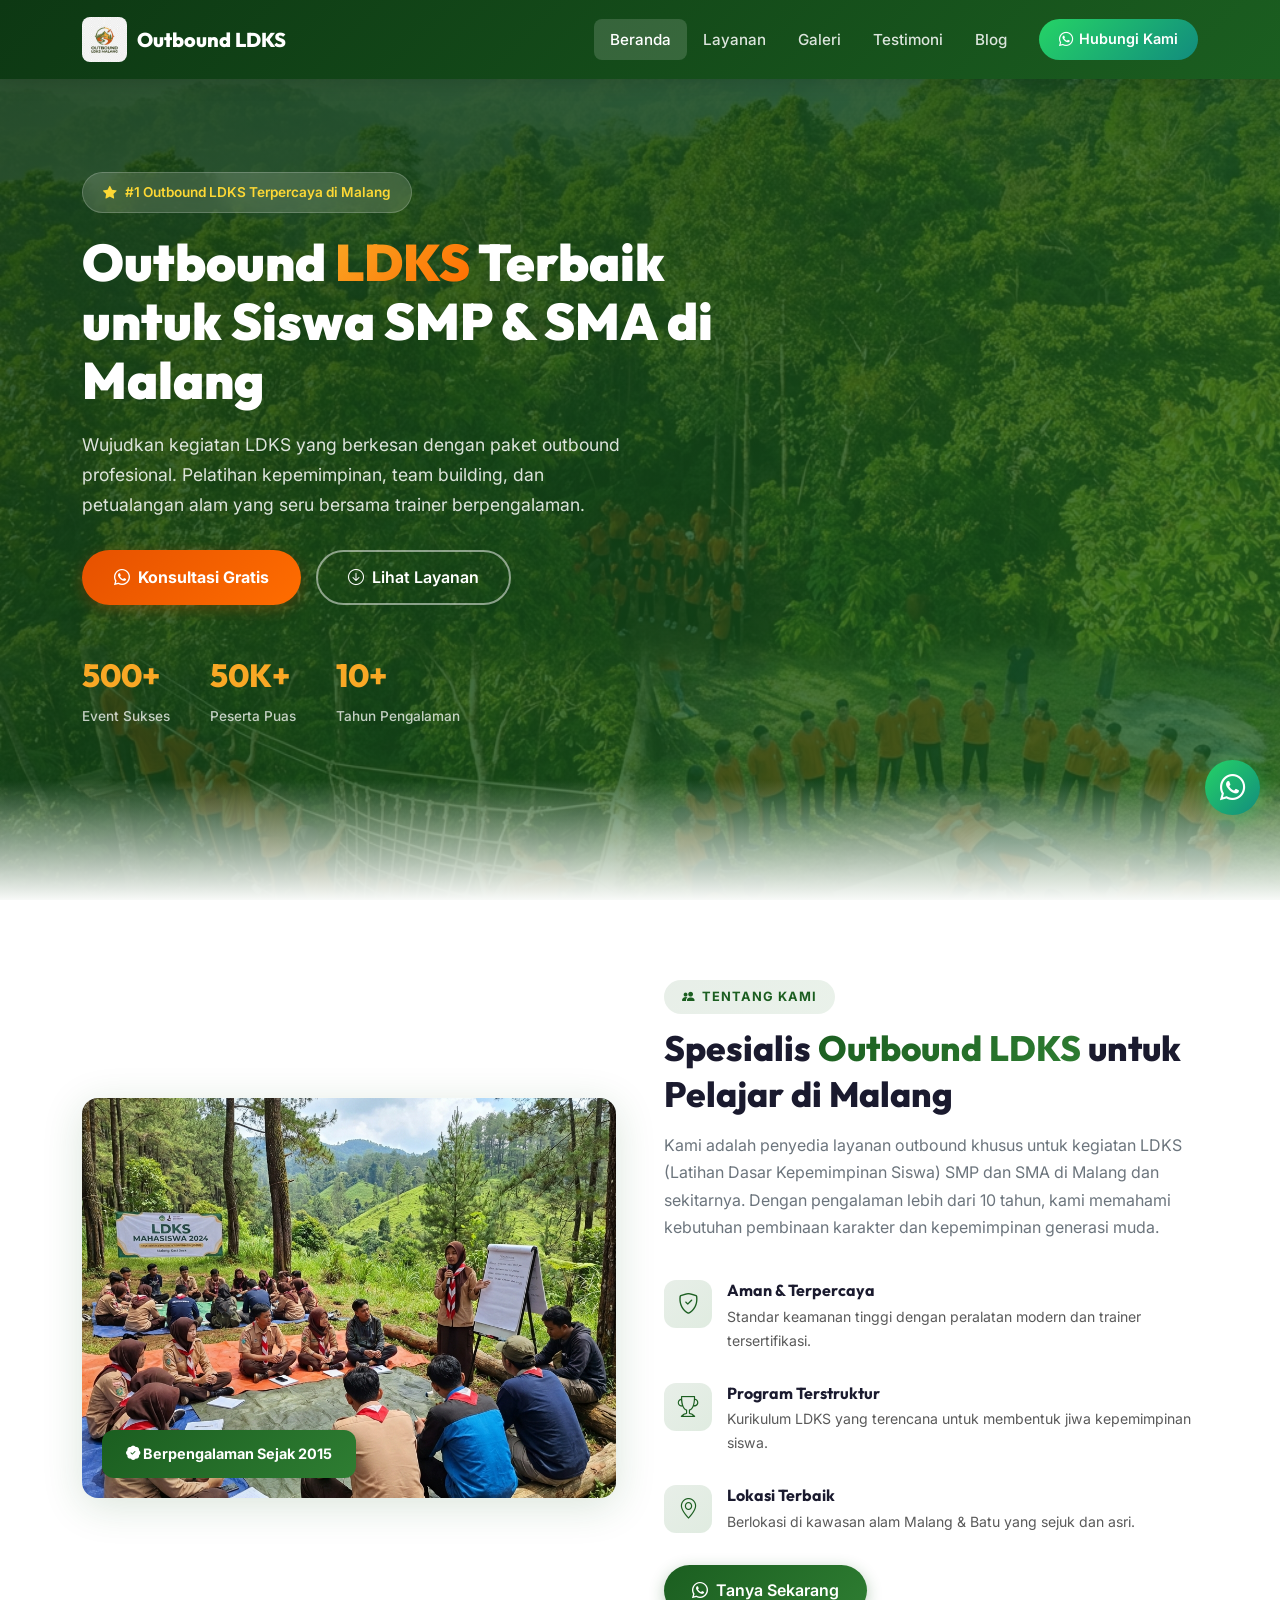
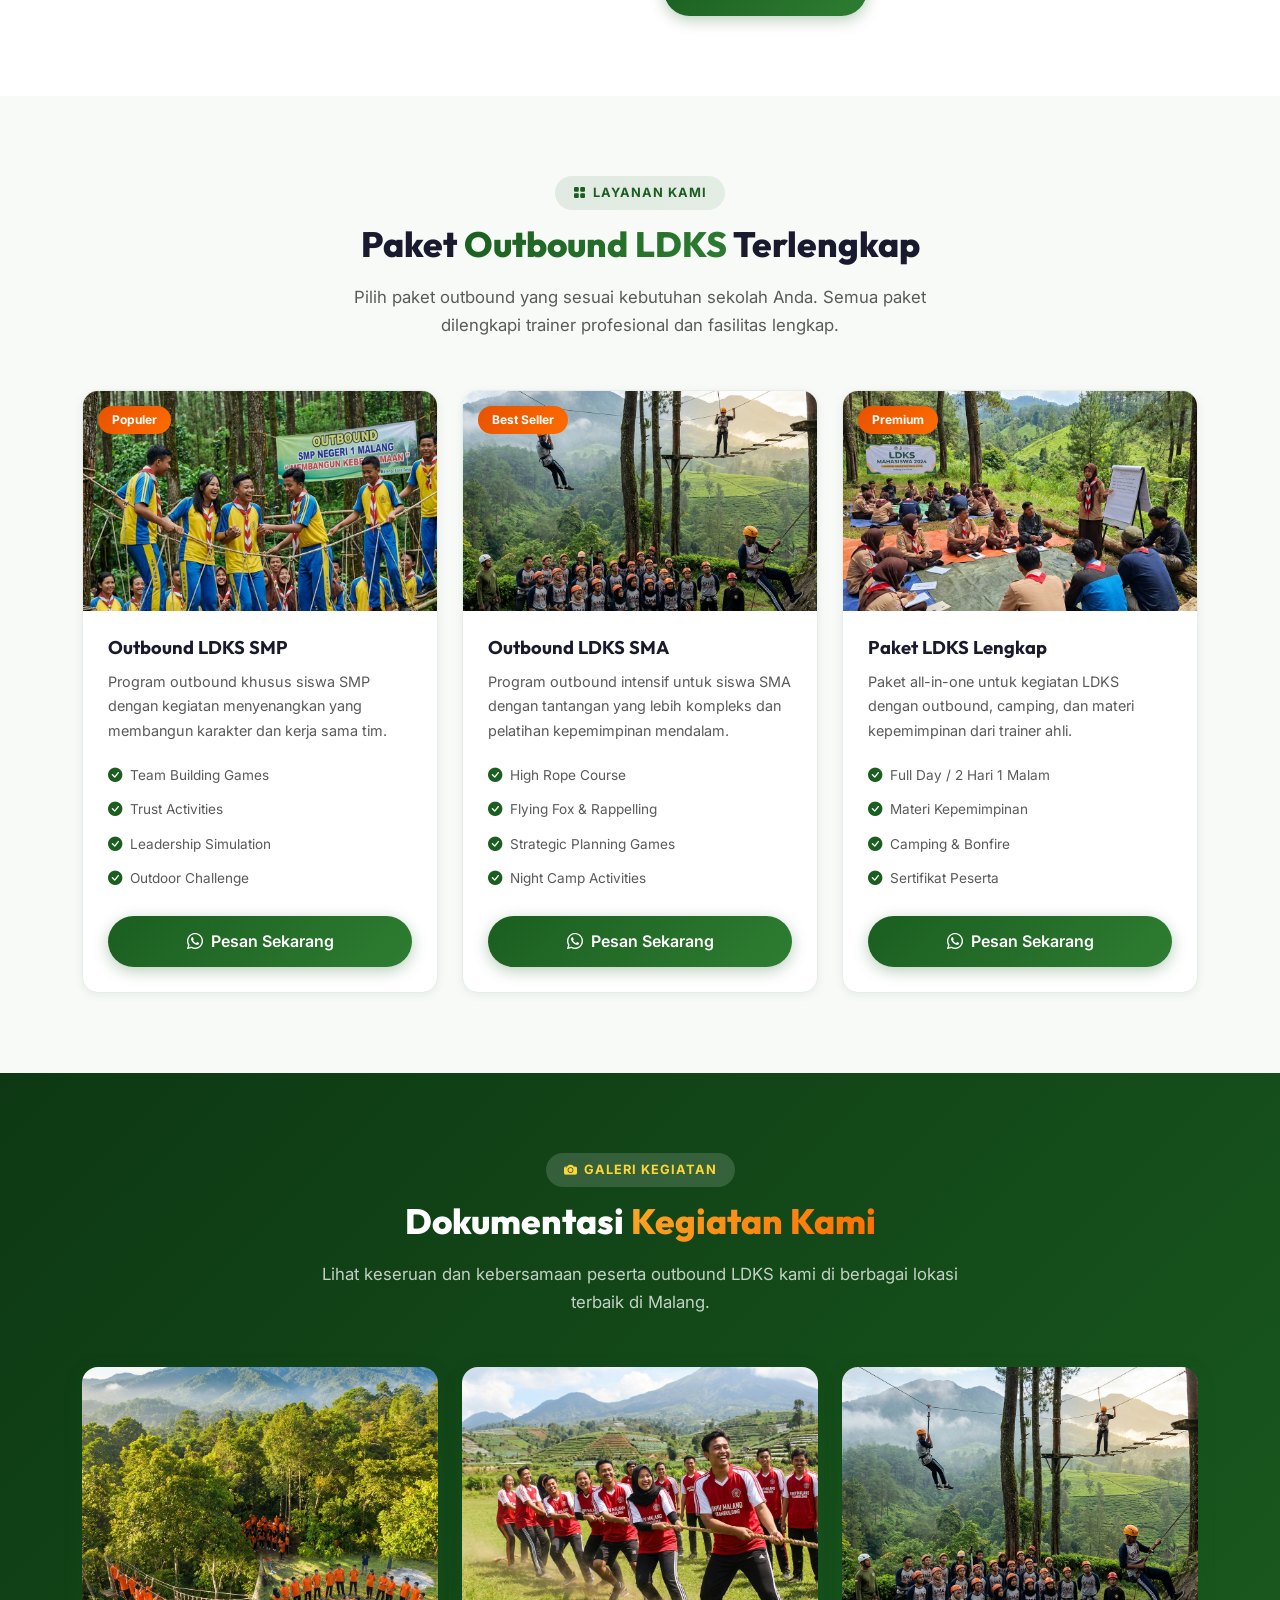
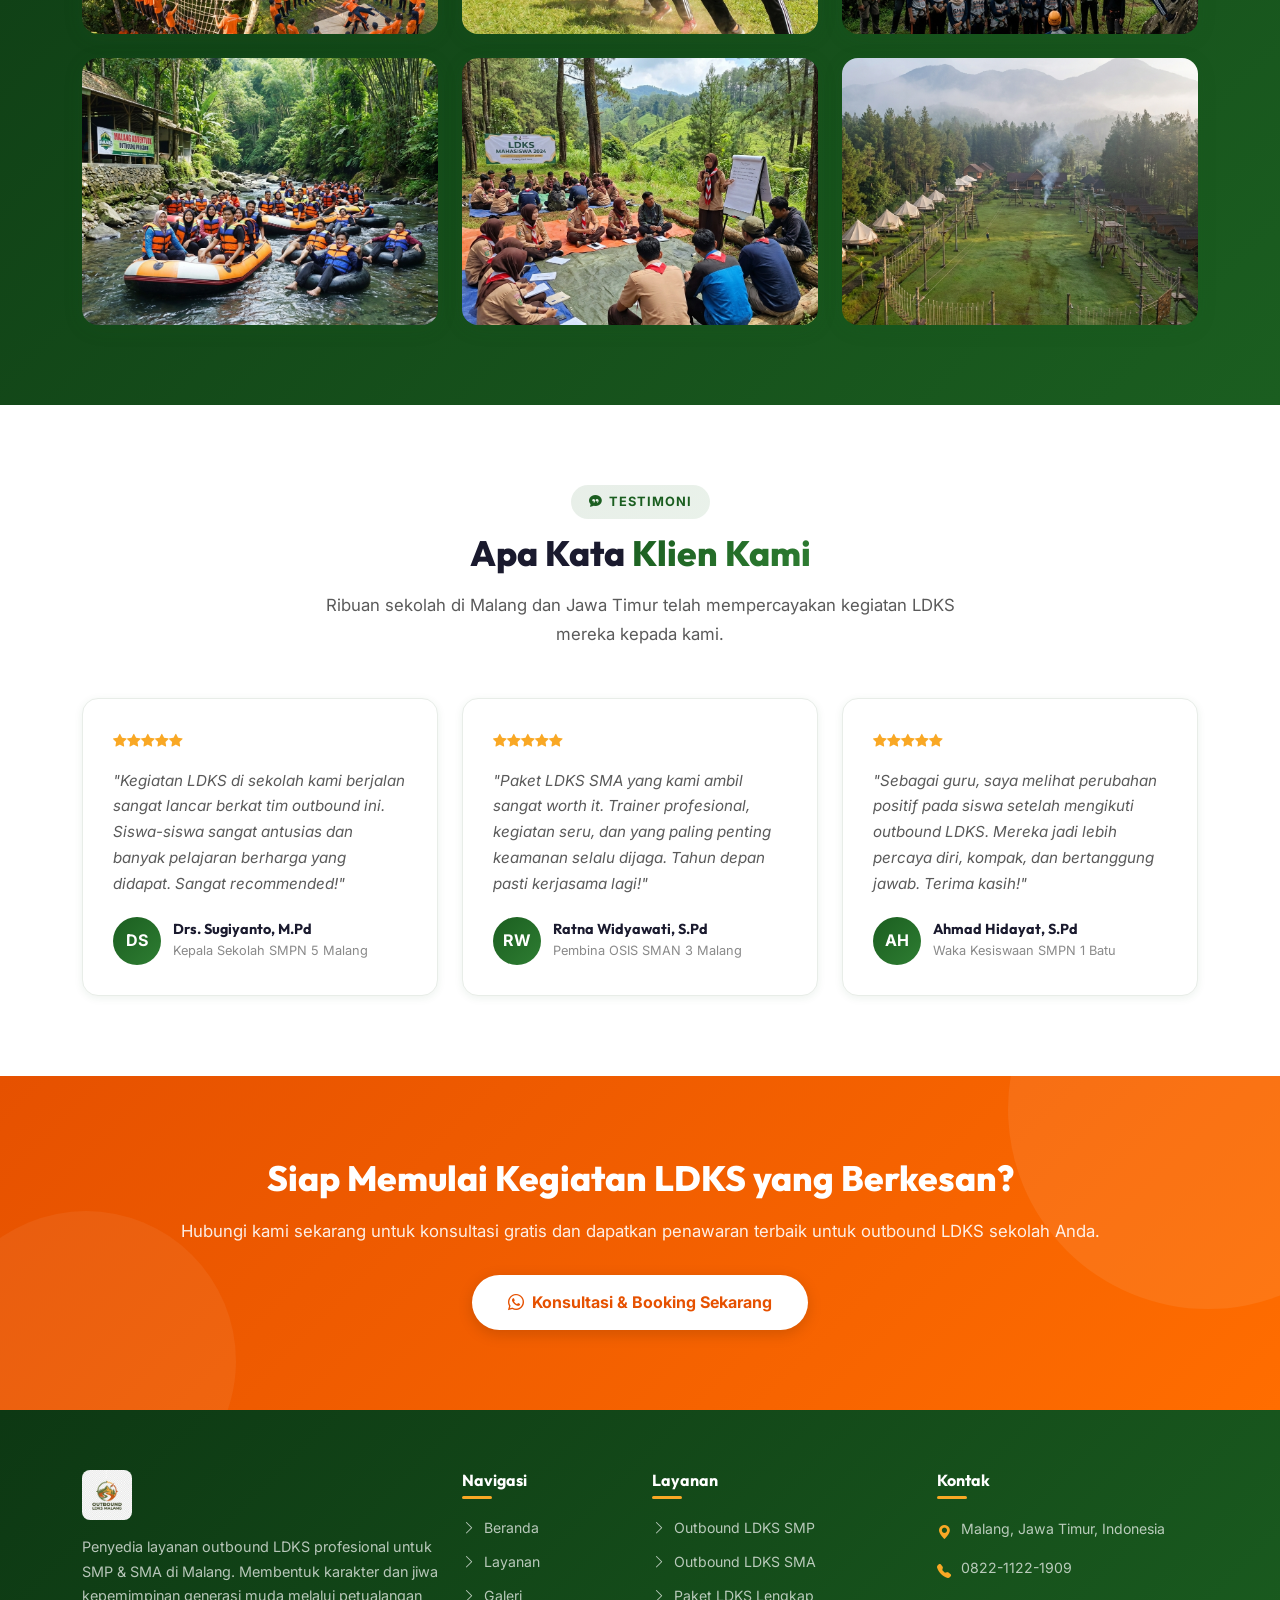
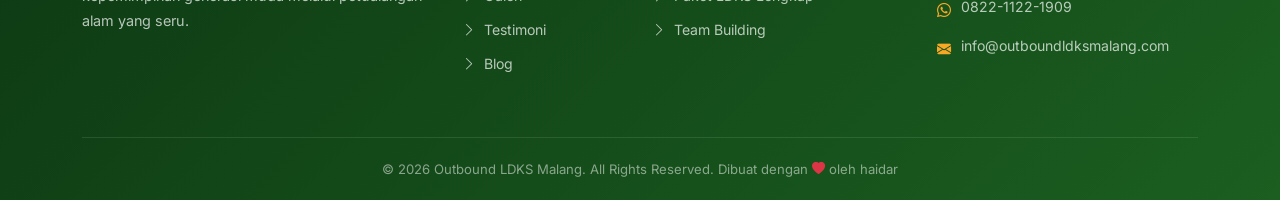
<file: index.html>
<!DOCTYPE html>
<html lang="id">
<head>
  <meta charset="UTF-8">
  <meta name="viewport" content="width=device-width, initial-scale=1.0, maximum-scale=5.0">
  <meta http-equiv="X-UA-Compatible" content="IE=edge">
  <title>Outbound LDKS SMP SMA di Malang | Terbaik & Profesional 2026</title>
  <meta name="description" content="Jasa outbound LDKS SMP SMA terbaik di Malang. Paket lengkap pelatihan kepemimpinan siswa dengan kegiatan seru, aman & profesional. Hubungi kami sekarang!">
  <meta name="keywords" content="outbound LDKS, outbound SMP, outbound SMA, LDKS Malang, outbound Malang, paket outbound LDKS, latihan dasar kepemimpinan siswa, outbound pelajar Malang, vendor outbound Malang, outbound team building siswa">
  <meta name="author" content="haidar">
  <meta name="robots" content="index, follow">
  <link rel="canonical" href="https://outboundldksmalang.com/">
  
  <!-- Open Graph -->
  <meta property="og:type" content="website">
  <meta property="og:title" content="Outbound LDKS SMP SMA di Malang | Terbaik & Profesional 2026">
  <meta property="og:description" content="Jasa outbound LDKS SMP SMA terbaik di Malang. Paket lengkap pelatihan kepemimpinan siswa dengan kegiatan seru, aman & profesional.">
  <meta property="og:image" content="images/hero.png">
  <meta property="og:url" content="https://outboundldksmalang.com/">
  <meta property="og:site_name" content="Outbound LDKS Malang">
  
  <!-- Twitter Card -->
  <meta name="twitter:card" content="summary_large_image">
  <meta name="twitter:title" content="Outbound LDKS SMP SMA di Malang | Terbaik & Profesional 2026">
  <meta name="twitter:description" content="Jasa outbound LDKS SMP SMA terbaik di Malang. Paket lengkap pelatihan kepemimpinan siswa.">
  <meta name="twitter:image" content="images/hero.png">
  
  <!-- Favicon -->
  <link rel="icon" type="image/png" href="images/logo.png">
  <link rel="apple-touch-icon" href="images/logo.png">
  
  <!-- Google Search Console -->
  <meta name="google-site-verification" content="YOUR_VERIFICATION_CODE_HERE">
  
  <!-- Bootstrap 5 CSS -->
  <link href="https://cdn.jsdelivr.net/npm/bootstrap@5.3.3/dist/css/bootstrap.min.css" rel="stylesheet">
  <!-- Bootstrap Icons -->
  <link href="https://cdn.jsdelivr.net/npm/bootstrap-icons@1.11.3/font/bootstrap-icons.min.css" rel="stylesheet">
  <!-- Custom CSS -->
  <link href="style.css" rel="stylesheet">
  
  <!-- Schema.org JSON-LD -->
  <script type="application/ld+json">
  {
    "@context": "https://schema.org",
    "@type": "LocalBusiness",
    "name": "Outbound LDKS Malang",
    "description": "Jasa outbound LDKS SMP SMA terbaik di Malang. Paket lengkap pelatihan kepemimpinan siswa dengan kegiatan seru, aman & profesional.",
    "url": "https://outboundldksmalang.com",
    "logo": "https://outboundldksmalang.com/images/logo.png",
    "image": "https://outboundldksmalang.com/images/hero.png",
    "telephone": "+6282211221909",
    "address": {
      "@type": "PostalAddress",
      "addressLocality": "Malang",
      "addressRegion": "Jawa Timur",
      "addressCountry": "ID"
    },
    "areaServed": "Malang",
    "priceRange": "$$",
    "aggregateRating": {
      "@type": "AggregateRating",
      "ratingValue": "4.9",
      "reviewCount": "320"
    }
  }
  </script>
</head>
<body>

  <!-- NAVBAR -->
  <nav class="navbar navbar-expand-lg fixed-top" id="mainNavbar">
    <div class="container">
      <a class="navbar-brand" href="index.html">
        <img src="images/logo.png" alt="Logo Outbound LDKS Malang" width="45" height="45">
        <span>Outbound LDKS</span>
      </a>
      <button class="navbar-toggler" type="button" data-bs-toggle="collapse" data-bs-target="#navbarNav">
        <span class="navbar-toggler-icon"></span>
      </button>
      <div class="collapse navbar-collapse" id="navbarNav">
        <ul class="navbar-nav ms-auto me-3">
          <li class="nav-item"><a class="nav-link active" href="index.html">Beranda</a></li>
          <li class="nav-item"><a class="nav-link" href="#layanan">Layanan</a></li>
          <li class="nav-item"><a class="nav-link" href="#galeri">Galeri</a></li>
          <li class="nav-item"><a class="nav-link" href="#testimoni">Testimoni</a></li>
          <li class="nav-item"><a class="nav-link" href="blog.html">Blog</a></li>
        </ul>
        <a href="https://wa.me/6282211221909?text=Halo%2C%20saya%20tertarik%20dengan%20paket%20outbound%20LDKS%20Malang" class="btn-nav-wa" target="_blank" rel="noopener">
          <i class="bi bi-whatsapp"></i> Hubungi Kami
        </a>
      </div>
    </div>
  </nav>

  <!-- HERO SECTION -->
  <section class="hero-section" id="hero">
    <div class="container">
      <div class="row align-items-center">
        <div class="col-lg-7">
          <div class="hero-content">
            <div class="hero-badge">
              <i class="bi bi-star-fill"></i> #1 Outbound LDKS Terpercaya di Malang
            </div>
            <h1 class="hero-title">
              Outbound <span>LDKS</span> Terbaik untuk Siswa SMP & SMA di Malang
            </h1>
            <p class="hero-desc">
              Wujudkan kegiatan LDKS yang berkesan dengan paket outbound profesional. Pelatihan kepemimpinan, team building, dan petualangan alam yang seru bersama trainer berpengalaman.
            </p>
            <div class="hero-btns">
              <a href="https://wa.me/6282211221909?text=Halo%2C%20saya%20ingin%20konsultasi%20paket%20outbound%20LDKS" class="btn-primary-custom" target="_blank" rel="noopener">
                <i class="bi bi-whatsapp"></i> Konsultasi Gratis
              </a>
              <a href="#layanan" class="btn-outline-custom">
                <i class="bi bi-arrow-down-circle"></i> Lihat Layanan
              </a>
            </div>
            <div class="hero-stats">
              <div class="stat-item">
                <h3>500+</h3>
                <p>Event Sukses</p>
              </div>
              <div class="stat-item">
                <h3>50K+</h3>
                <p>Peserta Puas</p>
              </div>
              <div class="stat-item">
                <h3>10+</h3>
                <p>Tahun Pengalaman</p>
              </div>
            </div>
          </div>
        </div>
      </div>
    </div>
  </section>

  <!-- TENTANG KAMI -->
  <section class="about-section section-padding" id="tentang">
    <div class="container">
      <div class="row align-items-center g-5">
        <div class="col-lg-6">
          <div class="about-img-wrapper">
            <img src="images/ldks-training.png" alt="Kegiatan LDKS Outbound di Malang" loading="lazy">
            <div class="about-img-badge">
              <i class="bi bi-patch-check-fill"></i> Berpengalaman Sejak 2015
            </div>
          </div>
        </div>
        <div class="col-lg-6">
          <div class="section-badge"><i class="bi bi-people-fill"></i> Tentang Kami</div>
          <h2 class="section-title">Spesialis <span>Outbound LDKS</span> untuk Pelajar di Malang</h2>
          <p class="text-secondary mb-4">
            Kami adalah penyedia layanan outbound khusus untuk kegiatan LDKS (Latihan Dasar Kepemimpinan Siswa) SMP dan SMA di Malang dan sekitarnya. Dengan pengalaman lebih dari 10 tahun, kami memahami kebutuhan pembinaan karakter dan kepemimpinan generasi muda.
          </p>
          <div class="about-feature">
            <div class="about-feature-icon"><i class="bi bi-shield-check"></i></div>
            <div>
              <h5>Aman & Terpercaya</h5>
              <p>Standar keamanan tinggi dengan peralatan modern dan trainer tersertifikasi.</p>
            </div>
          </div>
          <div class="about-feature">
            <div class="about-feature-icon"><i class="bi bi-trophy"></i></div>
            <div>
              <h5>Program Terstruktur</h5>
              <p>Kurikulum LDKS yang terencana untuk membentuk jiwa kepemimpinan siswa.</p>
            </div>
          </div>
          <div class="about-feature">
            <div class="about-feature-icon"><i class="bi bi-geo-alt"></i></div>
            <div>
              <h5>Lokasi Terbaik</h5>
              <p>Berlokasi di kawasan alam Malang & Batu yang sejuk dan asri.</p>
            </div>
          </div>
          <a href="https://wa.me/6282211221909?text=Halo%2C%20saya%20ingin%20tahu%20lebih%20lanjut%20tentang%20outbound%20LDKS" class="btn-green mt-3" target="_blank" rel="noopener">
            <i class="bi bi-whatsapp"></i> Tanya Sekarang
          </a>
        </div>
      </div>
    </div>
  </section>

  <!-- LAYANAN / SERVICES -->
  <section class="section-padding" id="layanan">
    <div class="container">
      <div class="section-header">
        <div class="section-badge"><i class="bi bi-grid-fill"></i> Layanan Kami</div>
        <h2 class="section-title">Paket <span>Outbound LDKS</span> Terlengkap</h2>
        <p class="section-desc">Pilih paket outbound yang sesuai kebutuhan sekolah Anda. Semua paket dilengkapi trainer profesional dan fasilitas lengkap.</p>
      </div>
      <div class="row g-4">
        <!-- Card 1 -->
        <div class="col-lg-4 col-md-6">
          <div class="service-card">
            <div class="service-card-img">
              <img src="images/outbound-smp.png" alt="Outbound LDKS SMP Malang" loading="lazy">
              <div class="badge-overlay">Populer</div>
            </div>
            <div class="service-card-body">
              <h4>Outbound LDKS SMP</h4>
              <p>Program outbound khusus siswa SMP dengan kegiatan menyenangkan yang membangun karakter dan kerja sama tim.</p>
              <ul class="service-features">
                <li><i class="bi bi-check-circle-fill"></i> Team Building Games</li>
                <li><i class="bi bi-check-circle-fill"></i> Trust Activities</li>
                <li><i class="bi bi-check-circle-fill"></i> Leadership Simulation</li>
                <li><i class="bi bi-check-circle-fill"></i> Outdoor Challenge</li>
              </ul>
              <a href="https://wa.me/6282211221909?text=Halo%2C%20saya%20tertarik%20paket%20Outbound%20LDKS%20SMP" class="btn-green w-100 justify-content-center" target="_blank" rel="noopener">
                <i class="bi bi-whatsapp"></i> Pesan Sekarang
              </a>
            </div>
          </div>
        </div>
        <!-- Card 2 -->
        <div class="col-lg-4 col-md-6">
          <div class="service-card">
            <div class="service-card-img">
              <img src="images/outbound-sma.png" alt="Outbound LDKS SMA Malang" loading="lazy">
              <div class="badge-overlay">Best Seller</div>
            </div>
            <div class="service-card-body">
              <h4>Outbound LDKS SMA</h4>
              <p>Program outbound intensif untuk siswa SMA dengan tantangan yang lebih kompleks dan pelatihan kepemimpinan mendalam.</p>
              <ul class="service-features">
                <li><i class="bi bi-check-circle-fill"></i> High Rope Course</li>
                <li><i class="bi bi-check-circle-fill"></i> Flying Fox & Rappelling</li>
                <li><i class="bi bi-check-circle-fill"></i> Strategic Planning Games</li>
                <li><i class="bi bi-check-circle-fill"></i> Night Camp Activities</li>
              </ul>
              <a href="https://wa.me/6282211221909?text=Halo%2C%20saya%20tertarik%20paket%20Outbound%20LDKS%20SMA" class="btn-green w-100 justify-content-center" target="_blank" rel="noopener">
                <i class="bi bi-whatsapp"></i> Pesan Sekarang
              </a>
            </div>
          </div>
        </div>
        <!-- Card 3 -->
        <div class="col-lg-4 col-md-6">
          <div class="service-card">
            <div class="service-card-img">
              <img src="images/ldks-training.png" alt="Paket LDKS Lengkap Malang" loading="lazy">
              <div class="badge-overlay">Premium</div>
            </div>
            <div class="service-card-body">
              <h4>Paket LDKS Lengkap</h4>
              <p>Paket all-in-one untuk kegiatan LDKS dengan outbound, camping, dan materi kepemimpinan dari trainer ahli.</p>
              <ul class="service-features">
                <li><i class="bi bi-check-circle-fill"></i> Full Day / 2 Hari 1 Malam</li>
                <li><i class="bi bi-check-circle-fill"></i> Materi Kepemimpinan</li>
                <li><i class="bi bi-check-circle-fill"></i> Camping & Bonfire</li>
                <li><i class="bi bi-check-circle-fill"></i> Sertifikat Peserta</li>
              </ul>
              <a href="https://wa.me/6282211221909?text=Halo%2C%20saya%20tertarik%20Paket%20LDKS%20Lengkap" class="btn-green w-100 justify-content-center" target="_blank" rel="noopener">
                <i class="bi bi-whatsapp"></i> Pesan Sekarang
              </a>
            </div>
          </div>
        </div>
      </div>
    </div>
  </section>

  <!-- GALERI -->
  <section class="gallery-section section-padding" id="galeri">
    <div class="container">
      <div class="section-header">
        <div class="section-badge"><i class="bi bi-camera-fill"></i> Galeri Kegiatan</div>
        <h2 class="section-title">Dokumentasi <span>Kegiatan Kami</span></h2>
        <p class="section-desc">Lihat keseruan dan kebersamaan peserta outbound LDKS kami di berbagai lokasi terbaik di Malang.</p>
      </div>
      <div class="row g-4">
        <div class="col-lg-4 col-md-6">
          <div class="gallery-item">
            <img src="images/hero.png" alt="Kegiatan outbound tim siswa di alam terbuka" loading="lazy">
            <div class="gallery-overlay">
              <h5>Team Building</h5>
              <p>Kegiatan outbound seru di alam terbuka</p>
            </div>
          </div>
        </div>
        <div class="col-lg-4 col-md-6">
          <div class="gallery-item">
            <img src="images/gallery-teamwork.png" alt="Tug of war team building siswa" loading="lazy">
            <div class="gallery-overlay">
              <h5>Tarik Tambang</h5>
              <p>Kompetisi team building penuh semangat</p>
            </div>
          </div>
        </div>
        <div class="col-lg-4 col-md-6">
          <div class="gallery-item">
            <img src="images/outbound-sma.png" alt="Flying fox dan high rope course" loading="lazy">
            <div class="gallery-overlay">
              <h5>Flying Fox</h5>
              <p>Tantangan high rope course yang memacu adrenalin</p>
            </div>
          </div>
        </div>
        <div class="col-lg-4 col-md-6">
          <div class="gallery-item">
            <img src="images/gallery-rafting.png" alt="Arung jeram river tubing" loading="lazy">
            <div class="gallery-overlay">
              <h5>River Tubing</h5>
              <p>Petualangan arung jeram yang menyenangkan</p>
            </div>
          </div>
        </div>
        <div class="col-lg-4 col-md-6">
          <div class="gallery-item">
            <img src="images/ldks-training.png" alt="Training LDKS kepemimpinan" loading="lazy">
            <div class="gallery-overlay">
              <h5>Training LDKS</h5>
              <p>Sesi pelatihan kepemimpinan siswa</p>
            </div>
          </div>
        </div>
        <div class="col-lg-4 col-md-6">
          <div class="gallery-item">
            <img src="images/lokasi-outbound.png" alt="Lokasi outbound terbaik Malang" loading="lazy">
            <div class="gallery-overlay">
              <h5>Lokasi Premium</h5>
              <p>Venue outbound terbaik di Malang Raya</p>
            </div>
          </div>
        </div>
      </div>
    </div>
  </section>

  <!-- TESTIMONI -->
  <section class="testimonial-section section-padding" id="testimoni">
    <div class="container">
      <div class="section-header">
        <div class="section-badge"><i class="bi bi-chat-quote-fill"></i> Testimoni</div>
        <h2 class="section-title">Apa Kata <span>Klien Kami</span></h2>
        <p class="section-desc">Ribuan sekolah di Malang dan Jawa Timur telah mempercayakan kegiatan LDKS mereka kepada kami.</p>
      </div>
      <div class="row g-4">
        <div class="col-lg-4 col-md-6">
          <div class="testimonial-card">
            <div class="testimonial-stars">
              <i class="bi bi-star-fill"></i><i class="bi bi-star-fill"></i><i class="bi bi-star-fill"></i><i class="bi bi-star-fill"></i><i class="bi bi-star-fill"></i>
            </div>
            <p class="testimonial-text">"Kegiatan LDKS di sekolah kami berjalan sangat lancar berkat tim outbound ini. Siswa-siswa sangat antusias dan banyak pelajaran berharga yang didapat. Sangat recommended!"</p>
            <div class="testimonial-author">
              <div class="testimonial-avatar">DS</div>
              <div class="testimonial-info">
                <h6>Drs. Sugiyanto, M.Pd</h6>
                <p>Kepala Sekolah SMPN 5 Malang</p>
              </div>
            </div>
          </div>
        </div>
        <div class="col-lg-4 col-md-6">
          <div class="testimonial-card">
            <div class="testimonial-stars">
              <i class="bi bi-star-fill"></i><i class="bi bi-star-fill"></i><i class="bi bi-star-fill"></i><i class="bi bi-star-fill"></i><i class="bi bi-star-fill"></i>
            </div>
            <p class="testimonial-text">"Paket LDKS SMA yang kami ambil sangat worth it. Trainer profesional, kegiatan seru, dan yang paling penting keamanan selalu dijaga. Tahun depan pasti kerjasama lagi!"</p>
            <div class="testimonial-author">
              <div class="testimonial-avatar">RW</div>
              <div class="testimonial-info">
                <h6>Ratna Widyawati, S.Pd</h6>
                <p>Pembina OSIS SMAN 3 Malang</p>
              </div>
            </div>
          </div>
        </div>
        <div class="col-lg-4 col-md-6">
          <div class="testimonial-card">
            <div class="testimonial-stars">
              <i class="bi bi-star-fill"></i><i class="bi bi-star-fill"></i><i class="bi bi-star-fill"></i><i class="bi bi-star-fill"></i><i class="bi bi-star-fill"></i>
            </div>
            <p class="testimonial-text">"Sebagai guru, saya melihat perubahan positif pada siswa setelah mengikuti outbound LDKS. Mereka jadi lebih percaya diri, kompak, dan bertanggung jawab. Terima kasih!"</p>
            <div class="testimonial-author">
              <div class="testimonial-avatar">AH</div>
              <div class="testimonial-info">
                <h6>Ahmad Hidayat, S.Pd</h6>
                <p>Waka Kesiswaan SMPN 1 Batu</p>
              </div>
            </div>
          </div>
        </div>
      </div>
    </div>
  </section>

  <!-- CTA SECTION -->
  <section class="cta-section section-padding">
    <div class="container">
      <div class="cta-content">
        <h2>Siap Memulai Kegiatan LDKS yang Berkesan?</h2>
        <p>Hubungi kami sekarang untuk konsultasi gratis dan dapatkan penawaran terbaik untuk outbound LDKS sekolah Anda.</p>
        <a href="https://wa.me/6282211221909?text=Halo%2C%20saya%20ingin%20konsultasi%20dan%20booking%20outbound%20LDKS" class="btn-cta-white" target="_blank" rel="noopener">
          <i class="bi bi-whatsapp"></i> Konsultasi & Booking Sekarang
        </a>
      </div>
    </div>
  </section>

  <!-- FOOTER -->
  <footer class="footer" id="footer">
    <div class="container">
      <div class="row g-4">
        <div class="col-lg-4 col-md-6">
          <div class="footer-brand">
            <img src="images/logo.png" alt="Logo Outbound LDKS Malang" width="50" height="50">
            <p>Penyedia layanan outbound LDKS profesional untuk SMP & SMA di Malang. Membentuk karakter dan jiwa kepemimpinan generasi muda melalui petualangan alam yang seru.</p>
          </div>
        </div>
        <div class="col-lg-2 col-md-6">
          <h5>Navigasi</h5>
          <ul class="footer-links">
            <li><a href="index.html"><i class="bi bi-chevron-right"></i> Beranda</a></li>
            <li><a href="#layanan"><i class="bi bi-chevron-right"></i> Layanan</a></li>
            <li><a href="#galeri"><i class="bi bi-chevron-right"></i> Galeri</a></li>
            <li><a href="#testimoni"><i class="bi bi-chevron-right"></i> Testimoni</a></li>
            <li><a href="blog.html"><i class="bi bi-chevron-right"></i> Blog</a></li>
          </ul>
        </div>
        <div class="col-lg-3 col-md-6">
          <h5>Layanan</h5>
          <ul class="footer-links">
            <li><a href="#layanan"><i class="bi bi-chevron-right"></i> Outbound LDKS SMP</a></li>
            <li><a href="#layanan"><i class="bi bi-chevron-right"></i> Outbound LDKS SMA</a></li>
            <li><a href="#layanan"><i class="bi bi-chevron-right"></i> Paket LDKS Lengkap</a></li>
            <li><a href="#layanan"><i class="bi bi-chevron-right"></i> Team Building</a></li>
          </ul>
        </div>
        <div class="col-lg-3 col-md-6">
          <h5>Kontak</h5>
          <ul class="footer-contact list-unstyled">
            <li><i class="bi bi-geo-alt-fill"></i> Malang, Jawa Timur, Indonesia</li>
            <li><i class="bi bi-telephone-fill"></i> 0822-1122-1909</li>
            <li><i class="bi bi-whatsapp"></i> 0822-1122-1909</li>
            <li><i class="bi bi-envelope-fill"></i> info@outboundldksmalang.com</li>
          </ul>
        </div>
      </div>
      <div class="footer-bottom">
        <p>&copy; 2026 Outbound LDKS Malang. All Rights Reserved. Dibuat dengan <i class="bi bi-heart-fill text-danger"></i> oleh haidar</p>
      </div>
    </div>
  </footer>

  <!-- FLOATING WHATSAPP -->
  <a href="https://wa.me/6282211221909?text=Halo%2C%20saya%20tertarik%20dengan%20outbound%20LDKS%20Malang" class="floating-wa" target="_blank" rel="noopener" aria-label="Chat WhatsApp">
    <i class="bi bi-whatsapp"></i>
  </a>

  <!-- SCROLL TO TOP -->
  <button class="scroll-top" id="scrollTop" aria-label="Kembali ke atas">
    <i class="bi bi-chevron-up"></i>
  </button>

  <!-- Bootstrap 5 JS -->
  <script src="https://cdn.jsdelivr.net/npm/bootstrap@5.3.3/dist/js/bootstrap.bundle.min.js"></script>
  
  <script>
    // Navbar scroll effect
    window.addEventListener('scroll', function() {
      const navbar = document.getElementById('mainNavbar');
      if (window.scrollY > 50) {
        navbar.classList.add('scrolled');
      } else {
        navbar.classList.remove('scrolled');
      }
    });

    // Scroll to top button
    const scrollTopBtn = document.getElementById('scrollTop');
    window.addEventListener('scroll', function() {
      if (window.scrollY > 300) {
        scrollTopBtn.classList.add('show');
      } else {
        scrollTopBtn.classList.remove('show');
      }
    });

    scrollTopBtn.addEventListener('click', function() {
      window.scrollTo({ top: 0, behavior: 'smooth' });
    });

    // Smooth scroll for anchor links
    document.querySelectorAll('a[href^="#"]').forEach(anchor => {
      anchor.addEventListener('click', function(e) {
        const target = document.querySelector(this.getAttribute('href'));
        if (target) {
          e.preventDefault();
          const offset = 80;
          const top = target.getBoundingClientRect().top + window.pageYOffset - offset;
          window.scrollTo({ top: top, behavior: 'smooth' });
          
          // Close mobile menu
          const navbarCollapse = document.getElementById('navbarNav');
          if (navbarCollapse.classList.contains('show')) {
            bootstrap.Collapse.getInstance(navbarCollapse).hide();
          }
        }
      });
    });

    // Animation on scroll
    const observerOptions = { threshold: 0.1, rootMargin: '0px 0px -50px 0px' };
    const observer = new IntersectionObserver((entries) => {
      entries.forEach(entry => {
        if (entry.isIntersecting) {
          entry.target.style.opacity = '1';
          entry.target.style.transform = 'translateY(0)';
        }
      });
    }, observerOptions);

    document.querySelectorAll('.service-card, .gallery-item, .testimonial-card').forEach(el => {
      el.style.opacity = '0';
      el.style.transform = 'translateY(30px)';
      el.style.transition = 'all 0.6s ease';
      observer.observe(el);
    });
  </script>

</body>
</html>
</file>
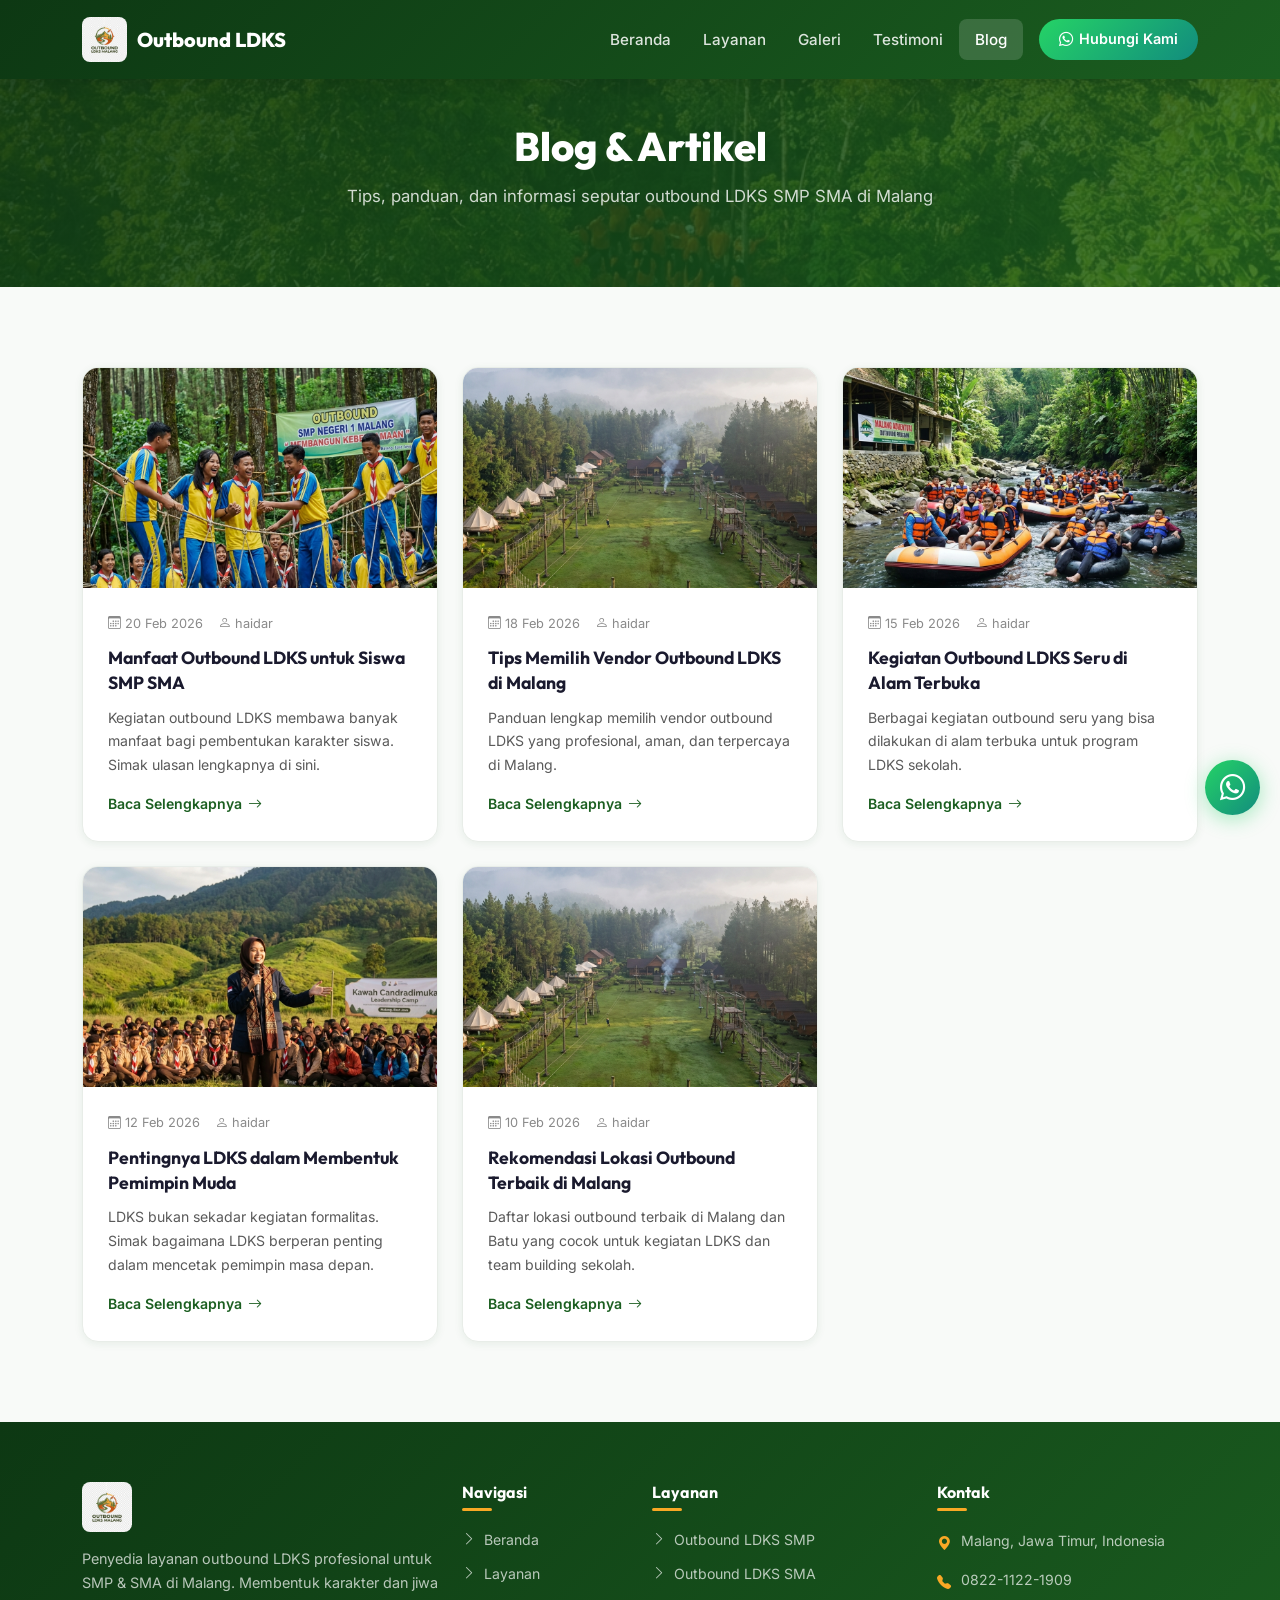
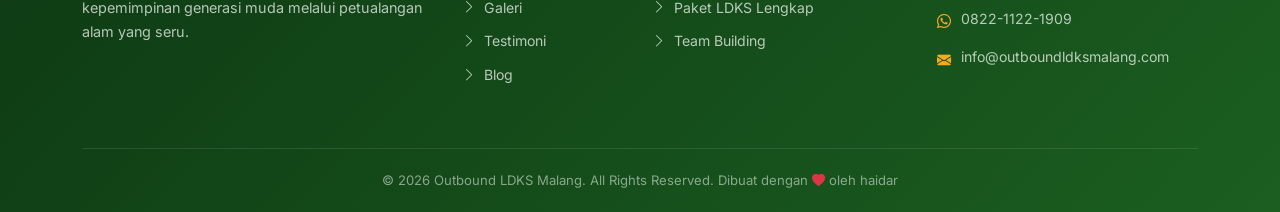
<file: blog.html>
<!DOCTYPE html>
<html lang="id">

<head>
    <meta charset="UTF-8">
    <meta name="viewport" content="width=device-width, initial-scale=1.0, maximum-scale=5.0">
    <meta http-equiv="X-UA-Compatible" content="IE=edge">
    <title>Blog Outbound LDKS Malang | Tips, Info & Panduan Kegiatan LDKS</title>
    <meta name="description"
        content="Baca artikel terbaru seputar outbound LDKS SMP SMA di Malang. Tips memilih vendor, manfaat outbound, rekomendasi lokasi, dan panduan kegiatan LDKS.">
    <meta name="keywords"
        content="blog outbound LDKS, artikel outbound Malang, tips LDKS, manfaat outbound siswa, lokasi outbound Malang, vendor outbound LDKS">
    <meta name="author" content="haidar">
    <meta name="robots" content="index, follow">
    <link rel="canonical" href="https://outboundldksmalang.com/blog.html">

    <!-- Open Graph -->
    <meta property="og:type" content="website">
    <meta property="og:title" content="Blog Outbound LDKS Malang | Tips, Info & Panduan">
    <meta property="og:description" content="Baca artikel terbaru seputar outbound LDKS SMP SMA di Malang.">
    <meta property="og:image" content="images/hero.png">
    <meta property="og:url" content="https://outboundldksmalang.com/blog.html">

    <!-- Twitter Card -->
    <meta name="twitter:card" content="summary_large_image">
    <meta name="twitter:title" content="Blog Outbound LDKS Malang">
    <meta name="twitter:description" content="Baca artikel terbaru seputar outbound LDKS SMP SMA di Malang.">
    <meta name="twitter:image" content="images/hero.png">

    <!-- Favicon -->
    <link rel="icon" type="image/png" href="images/logo.png">
    <link rel="apple-touch-icon" href="images/logo.png">

    <!-- Bootstrap 5 CSS -->
    <link href="https://cdn.jsdelivr.net/npm/bootstrap@5.3.3/dist/css/bootstrap.min.css" rel="stylesheet">
    <link href="https://cdn.jsdelivr.net/npm/bootstrap-icons@1.11.3/font/bootstrap-icons.min.css" rel="stylesheet">
    <link href="style.css" rel="stylesheet">

    <!-- Schema.org -->
    <script type="application/ld+json">
  {
    "@context": "https://schema.org",
    "@type": "Blog",
    "name": "Blog Outbound LDKS Malang",
    "description": "Artikel dan panduan seputar outbound LDKS SMP SMA di Malang",
    "url": "https://outboundldksmalang.com/blog.html",
    "publisher": {
      "@type": "Organization",
      "name": "Outbound LDKS Malang",
      "logo": "https://outboundldksmalang.com/images/logo.png"
    }
  }
  </script>
</head>

<body>

    <!-- NAVBAR -->
    <nav class="navbar navbar-expand-lg fixed-top" id="mainNavbar">
        <div class="container">
            <a class="navbar-brand" href="index.html">
                <img src="images/logo.png" alt="Logo Outbound LDKS Malang" width="45" height="45">
                <span>Outbound LDKS</span>
            </a>
            <button class="navbar-toggler" type="button" data-bs-toggle="collapse" data-bs-target="#navbarNav">
                <span class="navbar-toggler-icon"></span>
            </button>
            <div class="collapse navbar-collapse" id="navbarNav">
                <ul class="navbar-nav ms-auto me-3">
                    <li class="nav-item"><a class="nav-link" href="index.html">Beranda</a></li>
                    <li class="nav-item"><a class="nav-link" href="index.html#layanan">Layanan</a></li>
                    <li class="nav-item"><a class="nav-link" href="index.html#galeri">Galeri</a></li>
                    <li class="nav-item"><a class="nav-link" href="index.html#testimoni">Testimoni</a></li>
                    <li class="nav-item"><a class="nav-link active" href="blog.html">Blog</a></li>
                </ul>
                <a href="https://wa.me/6282211221909?text=Halo%2C%20saya%20tertarik%20dengan%20paket%20outbound%20LDKS%20Malang"
                    class="btn-nav-wa" target="_blank" rel="noopener">
                    <i class="bi bi-whatsapp"></i> Hubungi Kami
                </a>
            </div>
        </div>
    </nav>

    <!-- BLOG HERO -->
    <section class="blog-hero">
        <div class="container">
            <h1>Blog & Artikel</h1>
            <p>Tips, panduan, dan informasi seputar outbound LDKS SMP SMA di Malang</p>
        </div>
    </section>

    <!-- BLOG LISTING -->
    <section class="section-padding">
        <div class="container">
            <div class="row g-4">
                <!-- Article 1 -->
                <div class="col-lg-4 col-md-6">
                    <div class="blog-card">
                        <div class="blog-card-img">
                            <img src="images/outbound-smp.png" alt="Manfaat Outbound LDKS untuk Siswa SMP SMA"
                                loading="lazy">
                        </div>
                        <div class="blog-card-body">
                            <div class="blog-card-meta">
                                <span><i class="bi bi-calendar3"></i> 20 Feb 2026</span>
                                <span><i class="bi bi-person"></i> haidar</span>
                            </div>
                            <h4><a href="manfaat-outbound-ldks-untuk-siswa-smp-sma.html">Manfaat Outbound LDKS untuk
                                    Siswa SMP SMA</a></h4>
                            <p>Kegiatan outbound LDKS membawa banyak manfaat bagi pembentukan karakter siswa. Simak
                                ulasan lengkapnya di sini.</p>
                            <a href="manfaat-outbound-ldks-untuk-siswa-smp-sma.html" class="btn-read">Baca Selengkapnya
                                <i class="bi bi-arrow-right"></i></a>
                        </div>
                    </div>
                </div>
                <!-- Article 2 -->
                <div class="col-lg-4 col-md-6">
                    <div class="blog-card">
                        <div class="blog-card-img">
                            <img src="images/lokasi-outbound.png" alt="Tips Memilih Vendor Outbound LDKS di Malang"
                                loading="lazy">
                        </div>
                        <div class="blog-card-body">
                            <div class="blog-card-meta">
                                <span><i class="bi bi-calendar3"></i> 18 Feb 2026</span>
                                <span><i class="bi bi-person"></i> haidar</span>
                            </div>
                            <h4><a href="tips-memilih-vendor-outbound-ldks-di-malang.html">Tips Memilih Vendor Outbound
                                    LDKS di Malang</a></h4>
                            <p>Panduan lengkap memilih vendor outbound LDKS yang profesional, aman, dan terpercaya di
                                Malang.</p>
                            <a href="tips-memilih-vendor-outbound-ldks-di-malang.html" class="btn-read">Baca
                                Selengkapnya <i class="bi bi-arrow-right"></i></a>
                        </div>
                    </div>
                </div>
                <!-- Article 3 -->
                <div class="col-lg-4 col-md-6">
                    <div class="blog-card">
                        <div class="blog-card-img">
                            <img src="images/gallery-rafting.png" alt="Kegiatan Outbound LDKS Seru di Alam Terbuka"
                                loading="lazy">
                        </div>
                        <div class="blog-card-body">
                            <div class="blog-card-meta">
                                <span><i class="bi bi-calendar3"></i> 15 Feb 2026</span>
                                <span><i class="bi bi-person"></i> haidar</span>
                            </div>
                            <h4><a href="kegiatan-outbound-ldks-seru-di-alam-terbuka.html">Kegiatan Outbound LDKS Seru
                                    di Alam Terbuka</a></h4>
                            <p>Berbagai kegiatan outbound seru yang bisa dilakukan di alam terbuka untuk program LDKS
                                sekolah.</p>
                            <a href="kegiatan-outbound-ldks-seru-di-alam-terbuka.html" class="btn-read">Baca
                                Selengkapnya <i class="bi bi-arrow-right"></i></a>
                        </div>
                    </div>
                </div>
                <!-- Article 4 -->
                <div class="col-lg-4 col-md-6">
                    <div class="blog-card">
                        <div class="blog-card-img">
                            <img src="images/pemimpin-muda.png" alt="Pentingnya LDKS dalam Membentuk Pemimpin Muda"
                                loading="lazy">
                        </div>
                        <div class="blog-card-body">
                            <div class="blog-card-meta">
                                <span><i class="bi bi-calendar3"></i> 12 Feb 2026</span>
                                <span><i class="bi bi-person"></i> haidar</span>
                            </div>
                            <h4><a href="pentingnya-ldks-dalam-membentuk-pemimpin-muda.html">Pentingnya LDKS dalam
                                    Membentuk Pemimpin Muda</a></h4>
                            <p>LDKS bukan sekadar kegiatan formalitas. Simak bagaimana LDKS berperan penting dalam
                                mencetak pemimpin masa depan.</p>
                            <a href="pentingnya-ldks-dalam-membentuk-pemimpin-muda.html" class="btn-read">Baca
                                Selengkapnya <i class="bi bi-arrow-right"></i></a>
                        </div>
                    </div>
                </div>
                <!-- Article 5 -->
                <div class="col-lg-4 col-md-6">
                    <div class="blog-card">
                        <div class="blog-card-img">
                            <img src="images/lokasi-outbound.png" alt="Rekomendasi Lokasi Outbound Terbaik di Malang"
                                loading="lazy">
                        </div>
                        <div class="blog-card-body">
                            <div class="blog-card-meta">
                                <span><i class="bi bi-calendar3"></i> 10 Feb 2026</span>
                                <span><i class="bi bi-person"></i> haidar</span>
                            </div>
                            <h4><a href="rekomendasi-lokasi-outbound-terbaik-di-malang.html">Rekomendasi Lokasi Outbound
                                    Terbaik di Malang</a></h4>
                            <p>Daftar lokasi outbound terbaik di Malang dan Batu yang cocok untuk kegiatan LDKS dan team
                                building sekolah.</p>
                            <a href="rekomendasi-lokasi-outbound-terbaik-di-malang.html" class="btn-read">Baca
                                Selengkapnya <i class="bi bi-arrow-right"></i></a>
                        </div>
                    </div>
                </div>
            </div>
        </div>
    </section>

    <!-- FOOTER -->
    <footer class="footer">
        <div class="container">
            <div class="row g-4">
                <div class="col-lg-4 col-md-6">
                    <div class="footer-brand">
                        <img src="images/logo.png" alt="Logo Outbound LDKS Malang" width="50" height="50">
                        <p>Penyedia layanan outbound LDKS profesional untuk SMP & SMA di Malang. Membentuk karakter dan
                            jiwa kepemimpinan generasi muda melalui petualangan alam yang seru.</p>
                    </div>
                </div>
                <div class="col-lg-2 col-md-6">
                    <h5>Navigasi</h5>
                    <ul class="footer-links">
                        <li><a href="index.html"><i class="bi bi-chevron-right"></i> Beranda</a></li>
                        <li><a href="index.html#layanan"><i class="bi bi-chevron-right"></i> Layanan</a></li>
                        <li><a href="index.html#galeri"><i class="bi bi-chevron-right"></i> Galeri</a></li>
                        <li><a href="index.html#testimoni"><i class="bi bi-chevron-right"></i> Testimoni</a></li>
                        <li><a href="blog.html"><i class="bi bi-chevron-right"></i> Blog</a></li>
                    </ul>
                </div>
                <div class="col-lg-3 col-md-6">
                    <h5>Layanan</h5>
                    <ul class="footer-links">
                        <li><a href="index.html#layanan"><i class="bi bi-chevron-right"></i> Outbound LDKS SMP</a></li>
                        <li><a href="index.html#layanan"><i class="bi bi-chevron-right"></i> Outbound LDKS SMA</a></li>
                        <li><a href="index.html#layanan"><i class="bi bi-chevron-right"></i> Paket LDKS Lengkap</a></li>
                        <li><a href="index.html#layanan"><i class="bi bi-chevron-right"></i> Team Building</a></li>
                    </ul>
                </div>
                <div class="col-lg-3 col-md-6">
                    <h5>Kontak</h5>
                    <ul class="footer-contact list-unstyled">
                        <li><i class="bi bi-geo-alt-fill"></i> Malang, Jawa Timur, Indonesia</li>
                        <li><i class="bi bi-telephone-fill"></i> 0822-1122-1909</li>
                        <li><i class="bi bi-whatsapp"></i> 0822-1122-1909</li>
                        <li><i class="bi bi-envelope-fill"></i> info@outboundldksmalang.com</li>
                    </ul>
                </div>
            </div>
            <div class="footer-bottom">
                <p>&copy; 2026 Outbound LDKS Malang. All Rights Reserved. Dibuat dengan <i
                        class="bi bi-heart-fill text-danger"></i> oleh haidar</p>
            </div>
        </div>
    </footer>

    <!-- FLOATING WHATSAPP -->
    <a href="https://wa.me/6282211221909?text=Halo%2C%20saya%20tertarik%20dengan%20outbound%20LDKS%20Malang"
        class="floating-wa" target="_blank" rel="noopener" aria-label="Chat WhatsApp">
        <i class="bi bi-whatsapp"></i>
    </a>

    <!-- SCROLL TO TOP -->
    <button class="scroll-top" id="scrollTop" aria-label="Kembali ke atas">
        <i class="bi bi-chevron-up"></i>
    </button>

    <!-- Bootstrap 5 JS -->
    <script src="https://cdn.jsdelivr.net/npm/bootstrap@5.3.3/dist/js/bootstrap.bundle.min.js"></script>

    <script>
        // Navbar scroll
        window.addEventListener('scroll', function () {
            const navbar = document.getElementById('mainNavbar');
            navbar.classList.toggle('scrolled', window.scrollY > 50);
        });

        // Scroll to top
        const scrollTopBtn = document.getElementById('scrollTop');
        window.addEventListener('scroll', function () {
            scrollTopBtn.classList.toggle('show', window.scrollY > 300);
        });
        scrollTopBtn.addEventListener('click', function () {
            window.scrollTo({ top: 0, behavior: 'smooth' });
        });

        // Animation on scroll
        const observer = new IntersectionObserver((entries) => {
            entries.forEach(entry => {
                if (entry.isIntersecting) {
                    entry.target.style.opacity = '1';
                    entry.target.style.transform = 'translateY(0)';
                }
            });
        }, { threshold: 0.1 });

        document.querySelectorAll('.blog-card').forEach(el => {
            el.style.opacity = '0';
            el.style.transform = 'translateY(30px)';
            el.style.transition = 'all 0.6s ease';
            observer.observe(el);
        });
    </script>

</body>

</html>
</file>
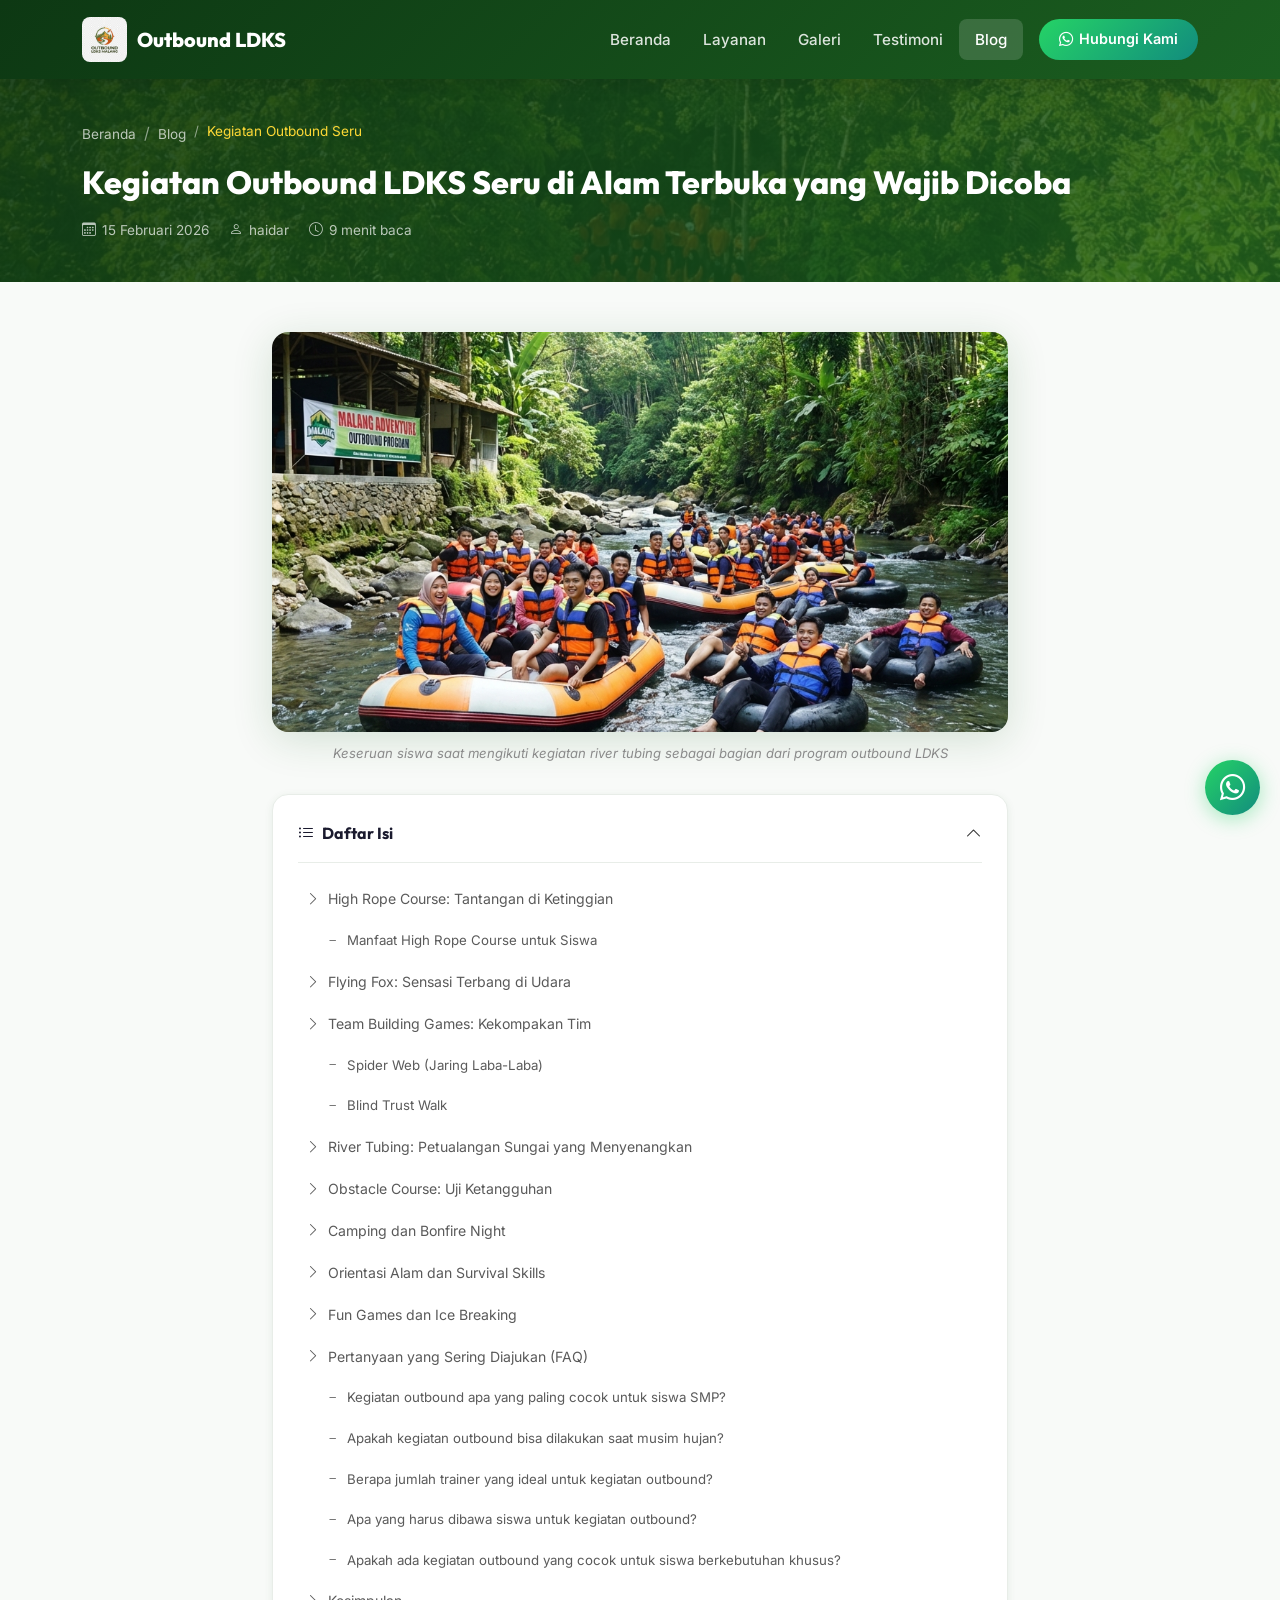
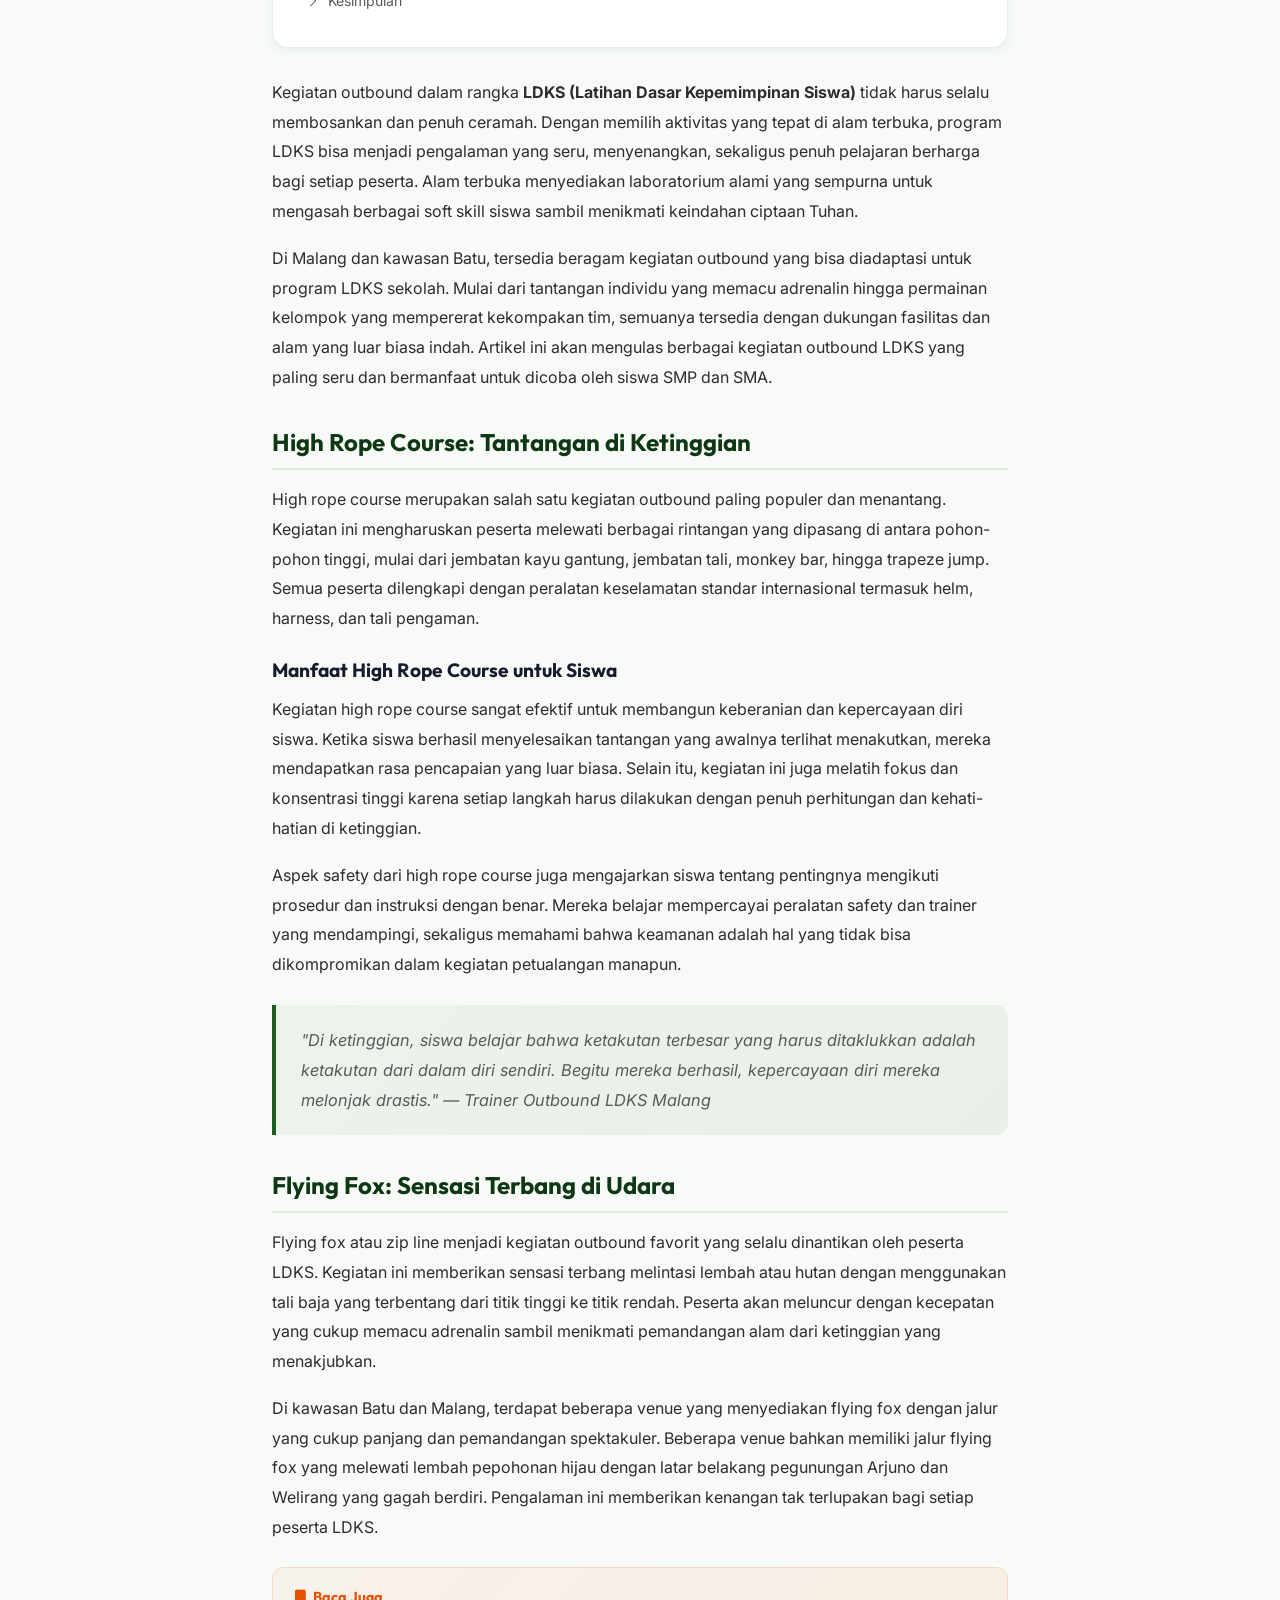
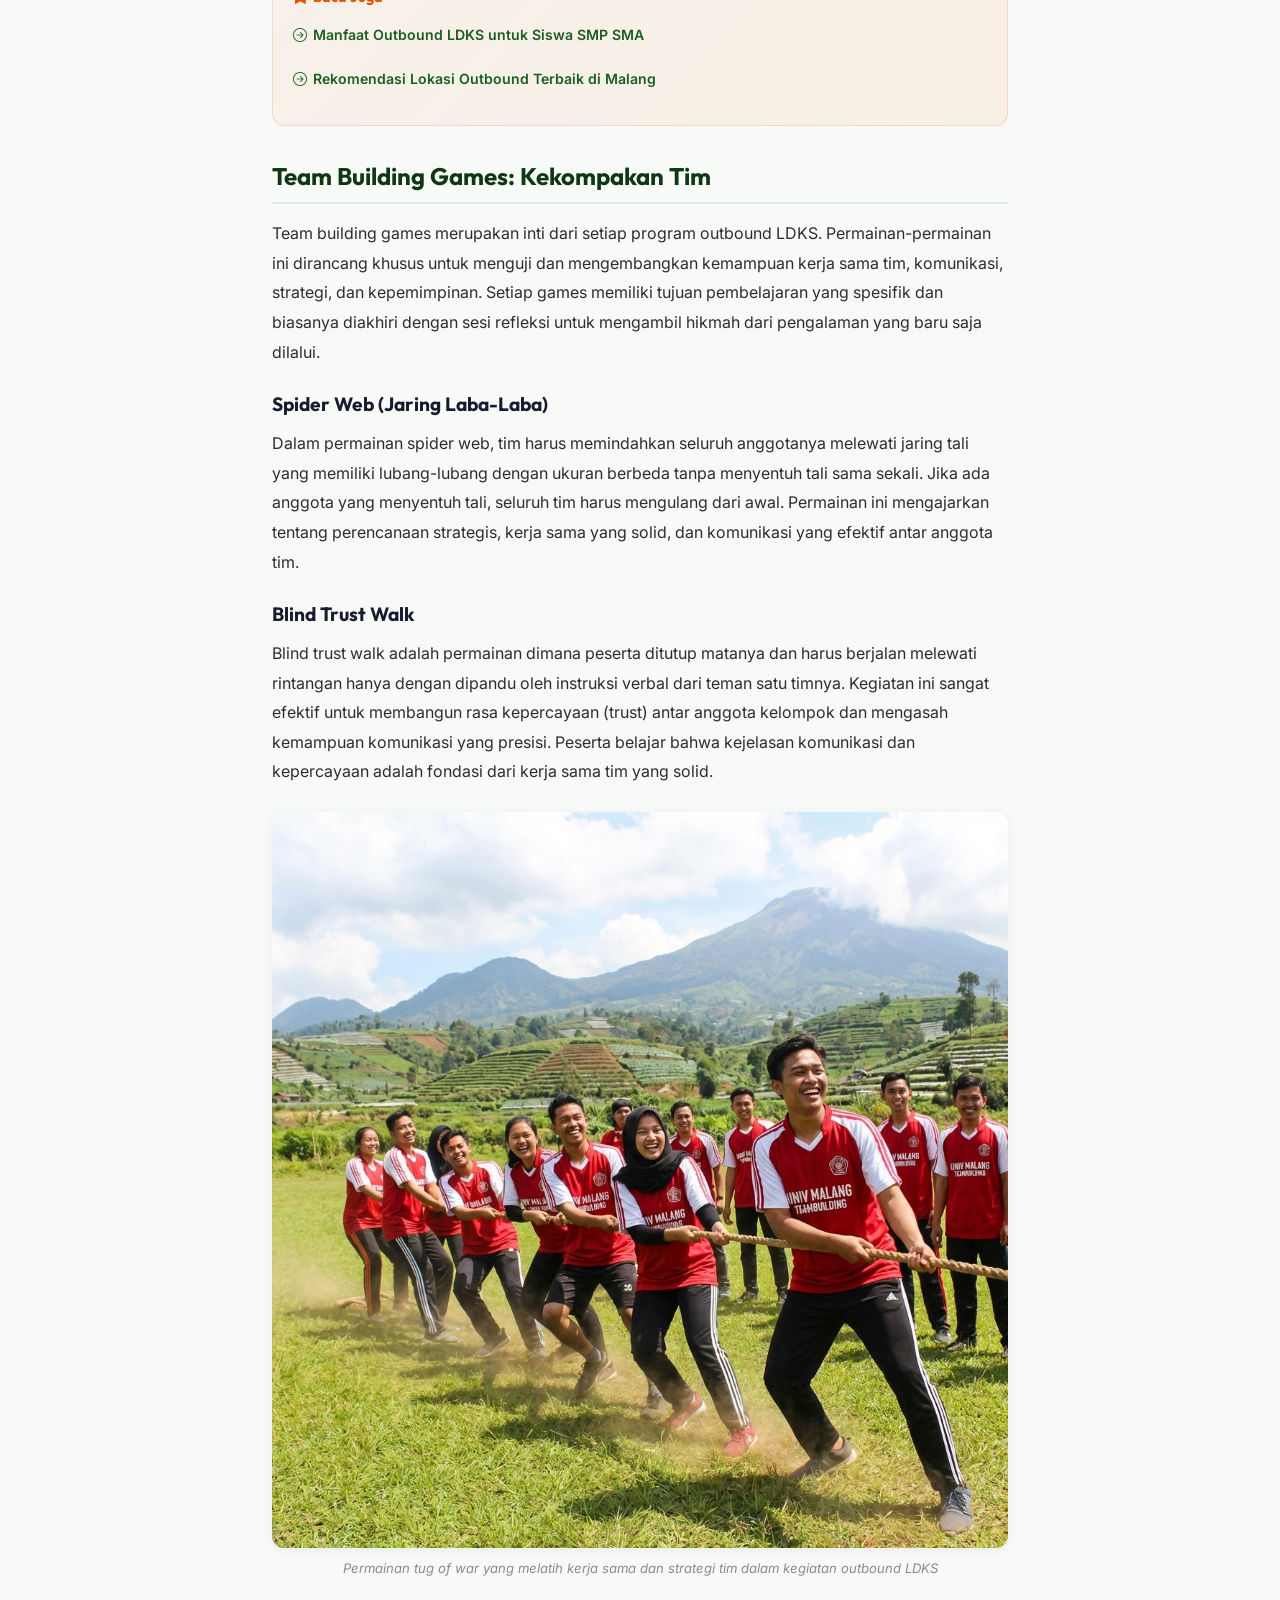
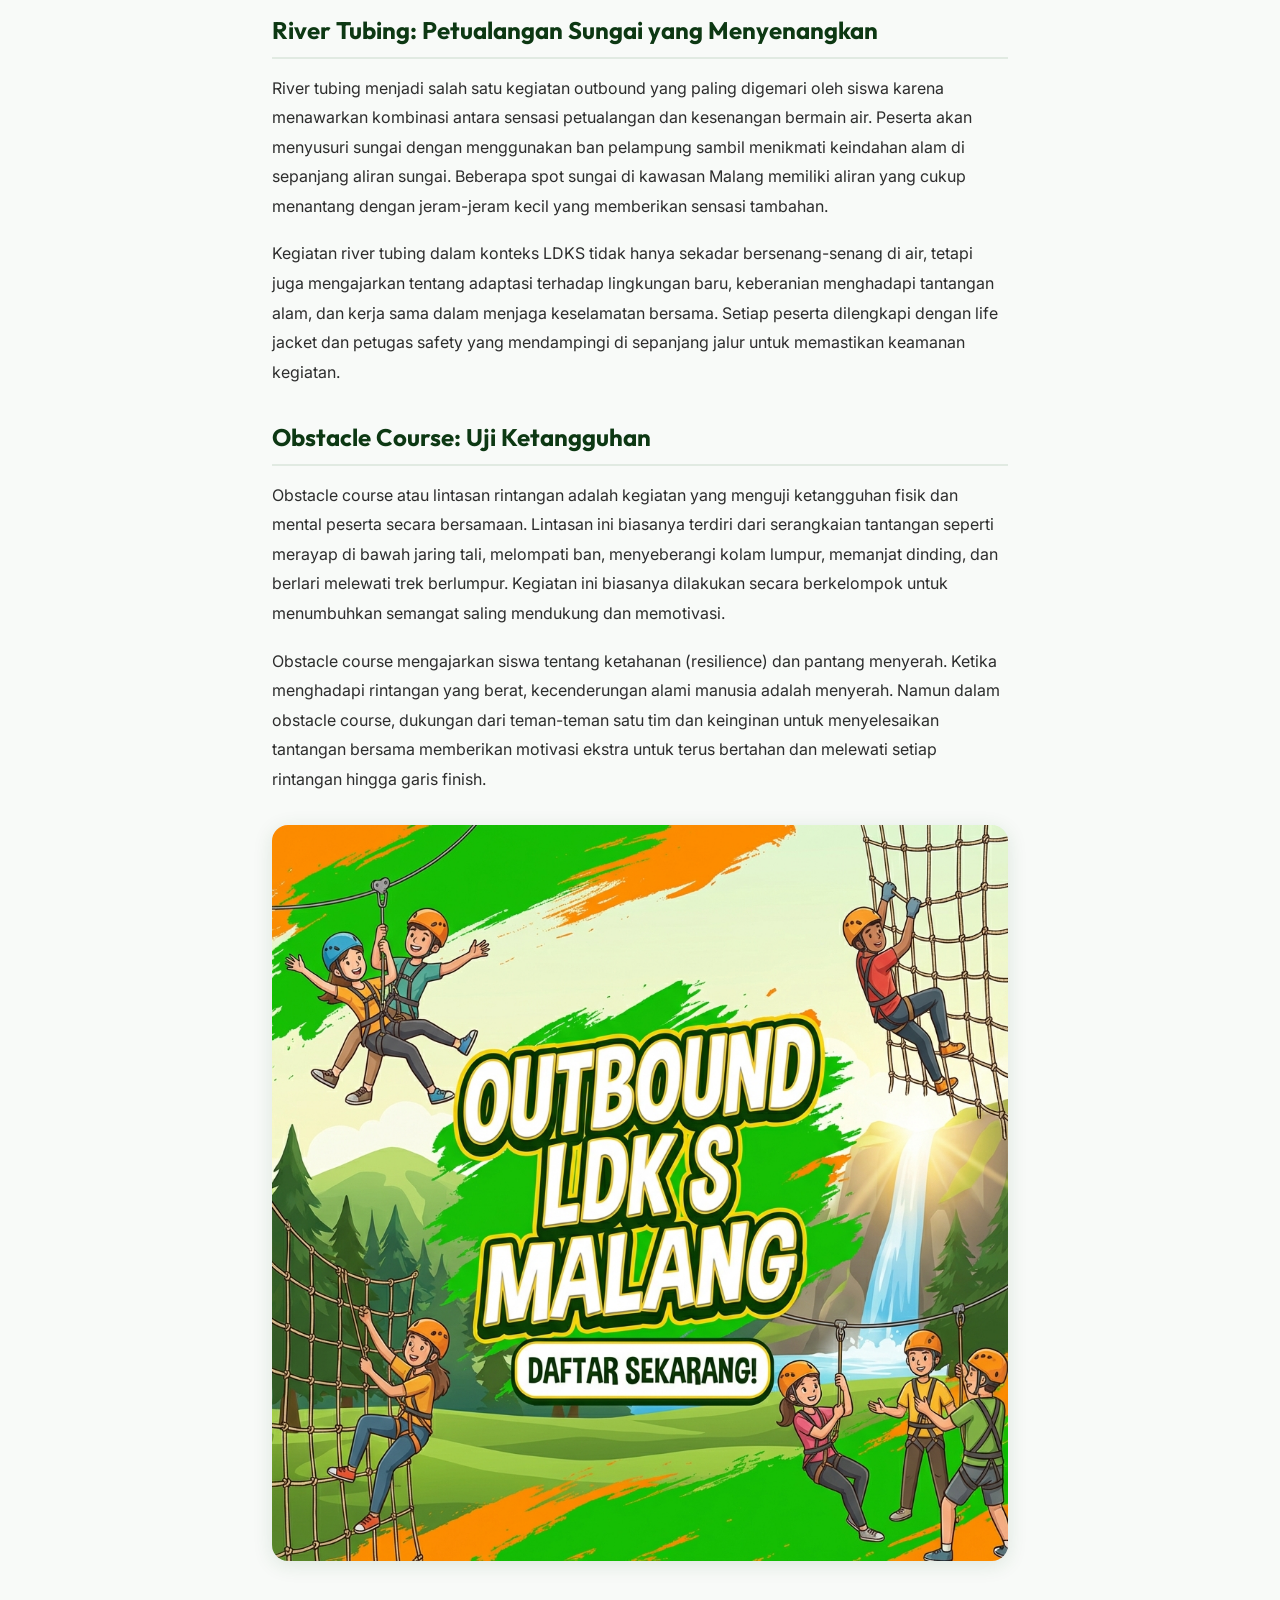
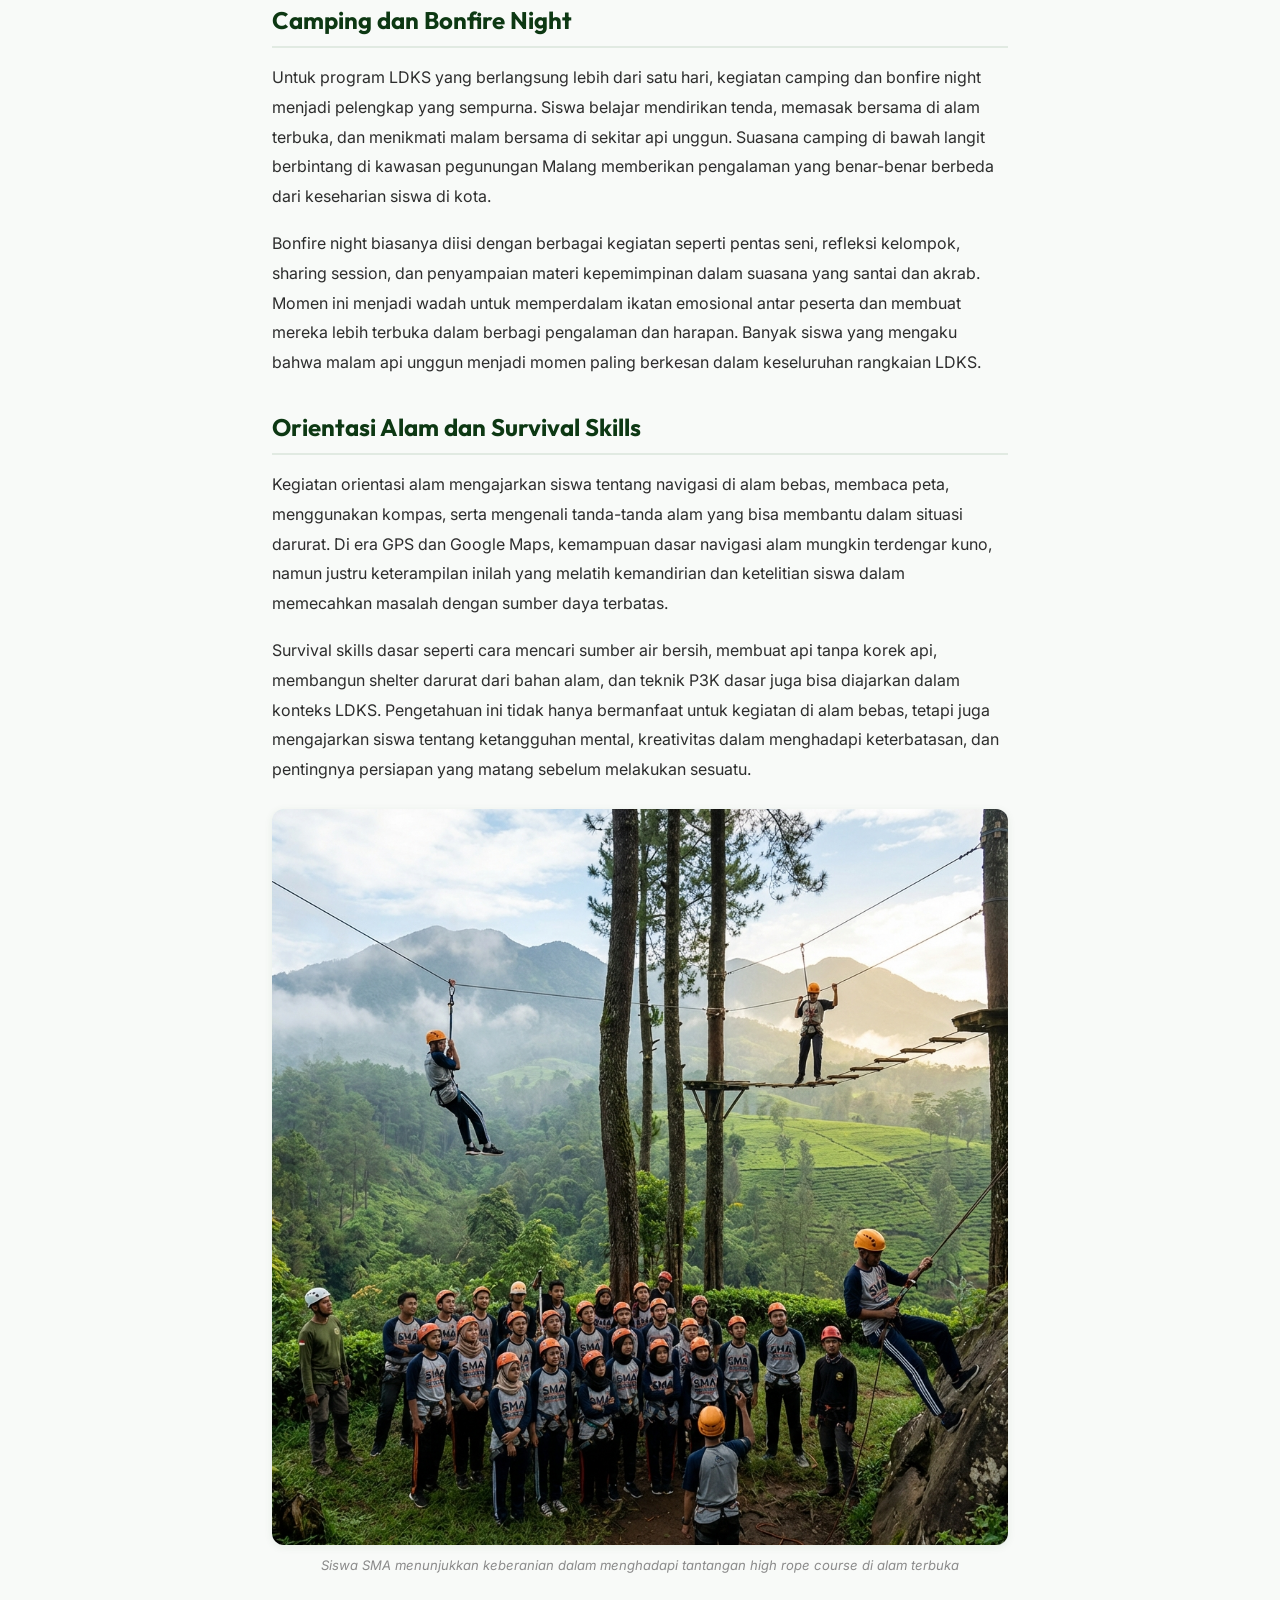
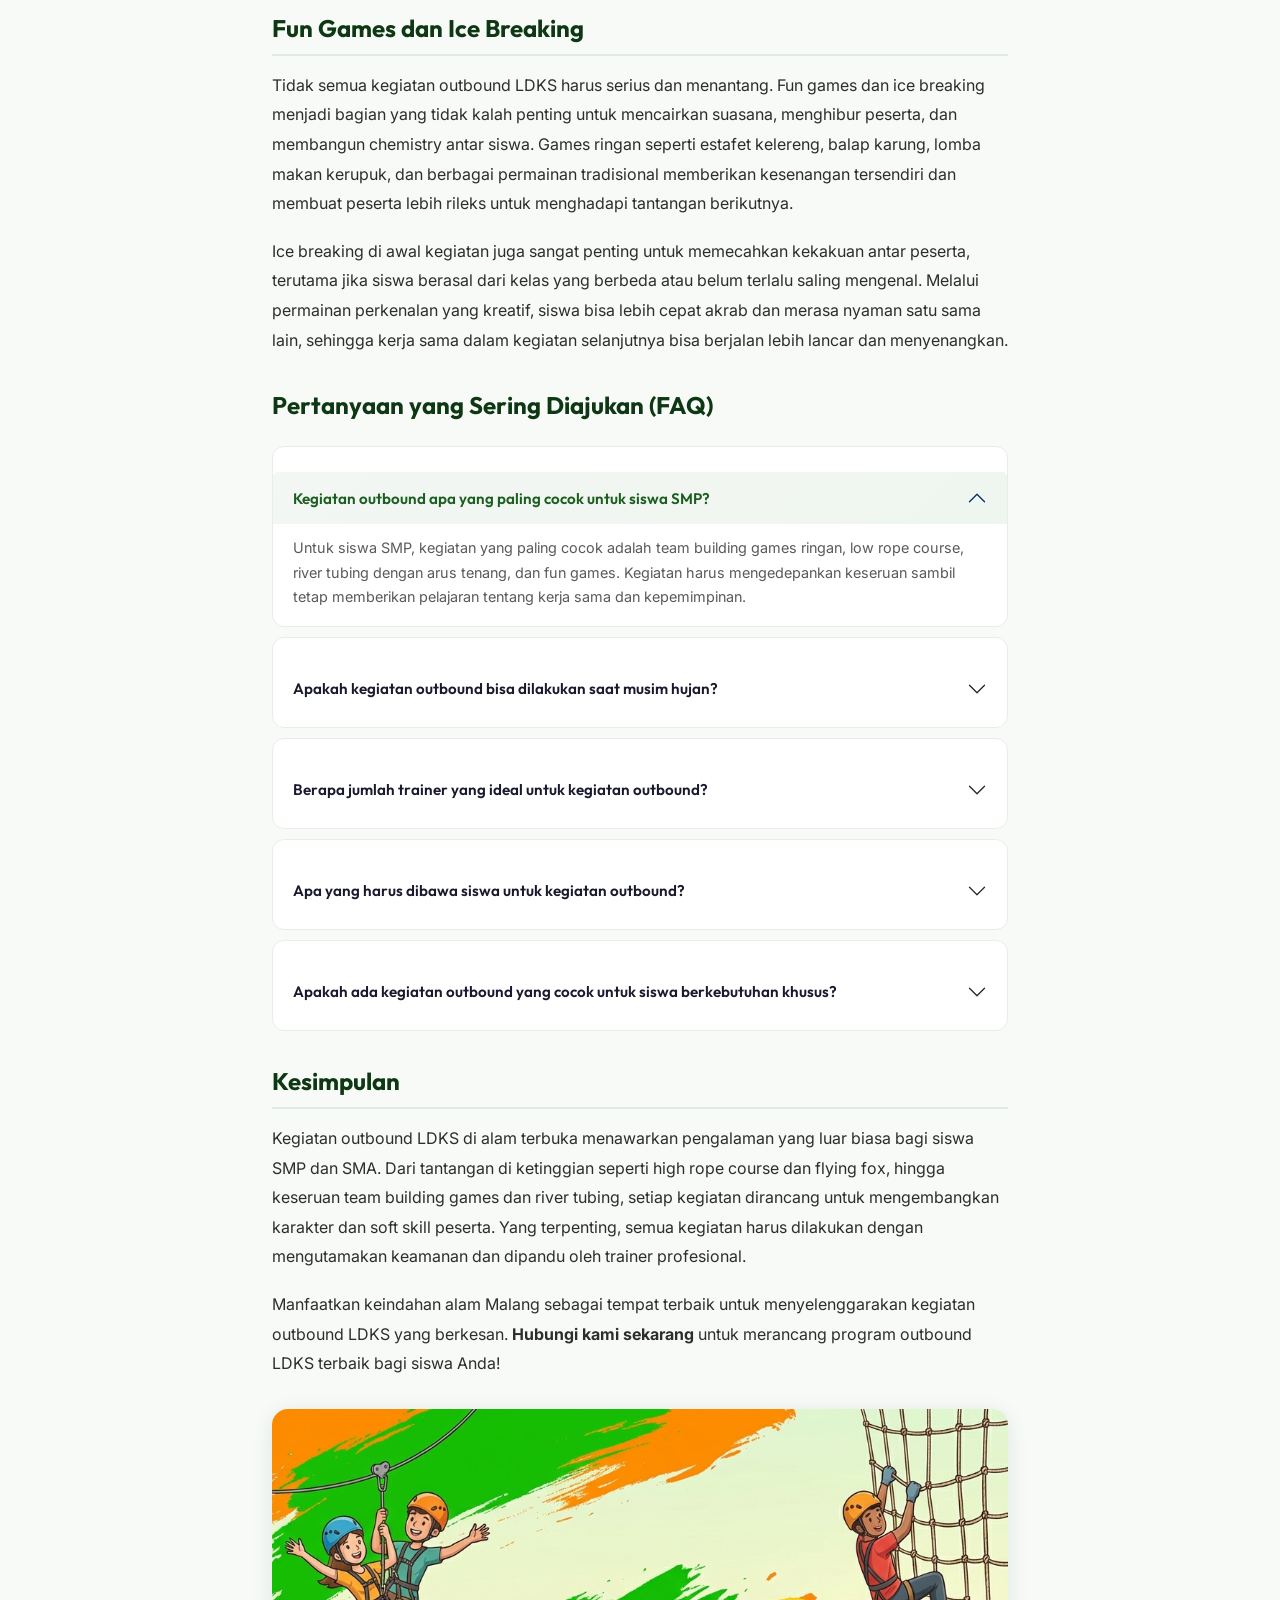
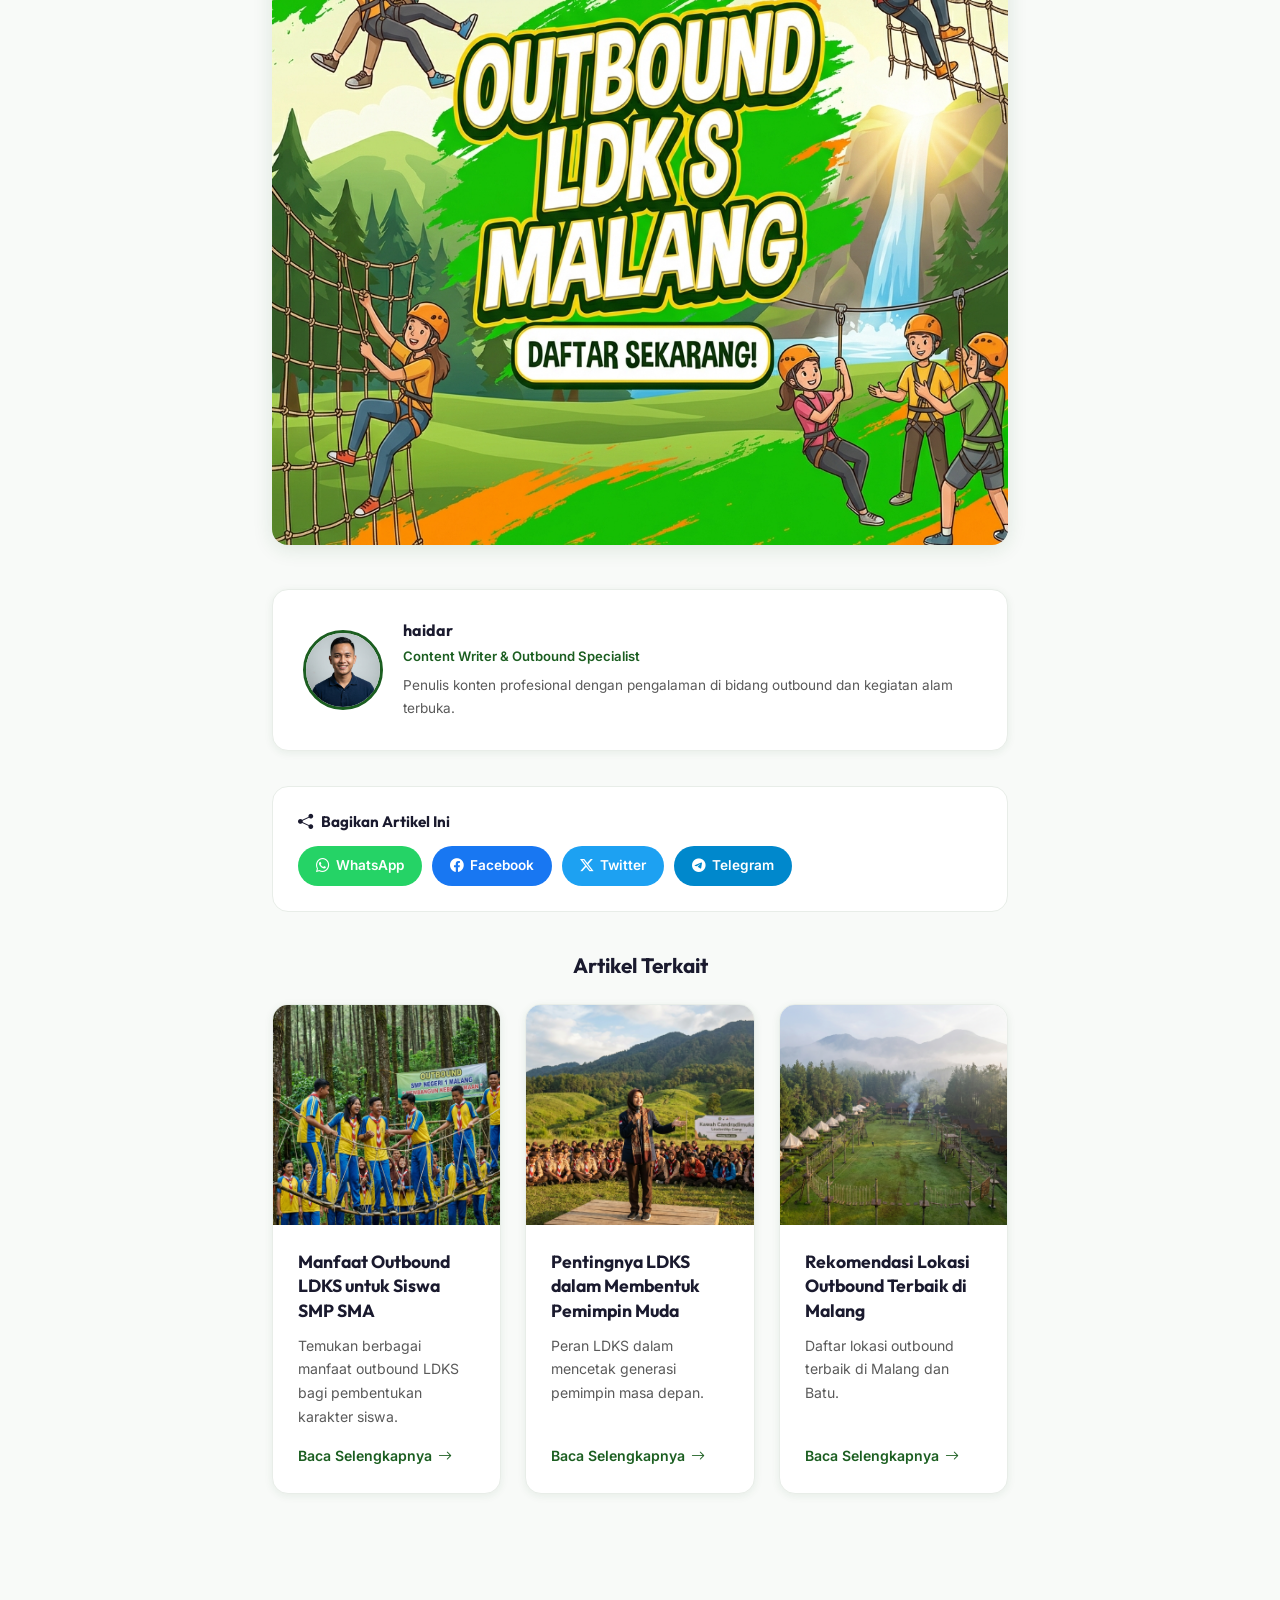
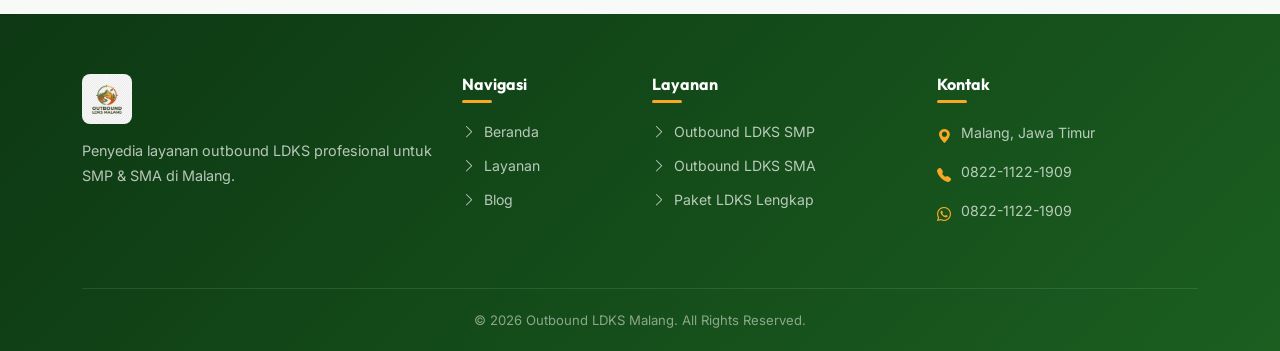
<file: kegiatan-outbound-ldks-seru-di-alam-terbuka.html>
<!DOCTYPE html>
<html lang="id">

<head>
    <meta charset="UTF-8">
    <meta name="viewport" content="width=device-width, initial-scale=1.0, maximum-scale=5.0">
    <meta http-equiv="X-UA-Compatible" content="IE=edge">
    <title>Kegiatan Outbound LDKS Seru di Alam Terbuka | Outbound LDKS Malang</title>
    <meta name="description"
        content="Ragam kegiatan outbound LDKS seru di alam terbuka untuk siswa SMP dan SMA. Dari flying fox hingga river tubing, temukan aktivitas terbaik untuk LDKS!">
    <meta name="keywords"
        content="kegiatan outbound LDKS, aktivitas outbound alam terbuka, games outbound siswa, flying fox LDKS, river tubing outbound, outbound Malang">
    <meta name="author" content="haidar">
    <meta name="robots" content="index, follow">
    <link rel="canonical" href="https://outboundldksmalang.com/kegiatan-outbound-ldks-seru-di-alam-terbuka.html">
    <meta property="og:type" content="article">
    <meta property="og:title" content="Kegiatan Outbound LDKS Seru di Alam Terbuka">
    <meta property="og:description"
        content="Ragam kegiatan outbound LDKS seru di alam terbuka untuk siswa SMP dan SMA.">
    <meta property="og:image" content="images/gallery-rafting.png">
    <meta property="og:url" content="https://outboundldksmalang.com/kegiatan-outbound-ldks-seru-di-alam-terbuka.html">
    <meta name="twitter:card" content="summary_large_image">
    <meta name="twitter:title" content="Kegiatan Outbound LDKS Seru di Alam Terbuka">
    <meta name="twitter:image" content="images/gallery-rafting.png">
    <link rel="icon" type="image/png" href="images/logo.png">
    <link rel="apple-touch-icon" href="images/logo.png">
    <link href="https://cdn.jsdelivr.net/npm/bootstrap@5.3.3/dist/css/bootstrap.min.css" rel="stylesheet">
    <link href="https://cdn.jsdelivr.net/npm/bootstrap-icons@1.11.3/font/bootstrap-icons.min.css" rel="stylesheet">
    <link href="style.css" rel="stylesheet">
    <script type="application/ld+json">
  {
    "@context": "https://schema.org",
    "@type": "Article",
    "headline": "Kegiatan Outbound LDKS Seru di Alam Terbuka",
    "description": "Ragam kegiatan outbound LDKS seru di alam terbuka untuk siswa SMP dan SMA.",
    "image": "https://outboundldksmalang.com/images/gallery-rafting.png",
    "author": {"@type": "Person", "name": "haidar"},
    "publisher": {"@type": "Organization", "name": "Outbound LDKS Malang", "logo": {"@type": "ImageObject", "url": "https://outboundldksmalang.com/images/logo.png"}},
    "datePublished": "2026-02-15",
    "dateModified": "2026-02-21"
  }
  </script>
</head>

<body>

    <nav class="navbar navbar-expand-lg fixed-top" id="mainNavbar">
        <div class="container">
            <a class="navbar-brand" href="index.html">
                <img src="images/logo.png" alt="Logo Outbound LDKS Malang" width="45" height="45">
                <span>Outbound LDKS</span>
            </a>
            <button class="navbar-toggler" type="button" data-bs-toggle="collapse" data-bs-target="#navbarNav">
                <span class="navbar-toggler-icon"></span>
            </button>
            <div class="collapse navbar-collapse" id="navbarNav">
                <ul class="navbar-nav ms-auto me-3">
                    <li class="nav-item"><a class="nav-link" href="index.html">Beranda</a></li>
                    <li class="nav-item"><a class="nav-link" href="index.html#layanan">Layanan</a></li>
                    <li class="nav-item"><a class="nav-link" href="index.html#galeri">Galeri</a></li>
                    <li class="nav-item"><a class="nav-link" href="index.html#testimoni">Testimoni</a></li>
                    <li class="nav-item"><a class="nav-link active" href="blog.html">Blog</a></li>
                </ul>
                <a href="https://wa.me/6282211221909?text=Halo%2C%20saya%20tertarik%20dengan%20paket%20outbound%20LDKS%20Malang"
                    class="btn-nav-wa" target="_blank" rel="noopener">
                    <i class="bi bi-whatsapp"></i> Hubungi Kami
                </a>
            </div>
        </div>
    </nav>

    <section class="article-hero">
        <div class="container">
            <nav aria-label="breadcrumb">
                <ol class="breadcrumb">
                    <li class="breadcrumb-item"><a href="index.html">Beranda</a></li>
                    <li class="breadcrumb-item"><a href="blog.html">Blog</a></li>
                    <li class="breadcrumb-item active">Kegiatan Outbound Seru</li>
                </ol>
            </nav>
            <h1>Kegiatan Outbound LDKS Seru di Alam Terbuka yang Wajib Dicoba</h1>
            <div class="article-meta">
                <span><i class="bi bi-calendar3"></i> 15 Februari 2026</span>
                <span><i class="bi bi-person"></i> haidar</span>
                <span><i class="bi bi-clock"></i> 9 menit baca</span>
            </div>
        </div>
    </section>

    <section class="section-padding">
        <div class="container">
            <div class="row justify-content-center">
                <div class="col-lg-8">

                    <figure class="article-main-img">
                        <img src="images/gallery-rafting.png"
                            alt="Siswa menikmati kegiatan river tubing dalam program outbound LDKS di Malang"
                            loading="lazy">
                        <figcaption>Keseruan siswa saat mengikuti kegiatan river tubing sebagai bagian dari program
                            outbound LDKS</figcaption>
                    </figure>

                    <div class="toc-wrapper">
                        <div class="toc-header" id="tocToggle">
                            <h4><i class="bi bi-list-ul"></i> Daftar Isi</h4>
                            <i class="bi bi-chevron-up"></i>
                        </div>
                        <div class="toc-body" id="tocBody">
                            <ul class="toc-list" id="tocList"></ul>
                        </div>
                    </div>

                    <div class="article-content" id="articleContent">

                        <p>Kegiatan outbound dalam rangka <strong>LDKS (Latihan Dasar Kepemimpinan Siswa)</strong> tidak
                            harus selalu membosankan dan penuh ceramah. Dengan memilih aktivitas yang tepat di alam
                            terbuka, program LDKS bisa menjadi pengalaman yang seru, menyenangkan, sekaligus penuh
                            pelajaran berharga bagi setiap peserta. Alam terbuka menyediakan laboratorium alami yang
                            sempurna untuk mengasah berbagai soft skill siswa sambil menikmati keindahan ciptaan Tuhan.
                        </p>

                        <p>Di Malang dan kawasan Batu, tersedia beragam kegiatan outbound yang bisa diadaptasi untuk
                            program LDKS sekolah. Mulai dari tantangan individu yang memacu adrenalin hingga permainan
                            kelompok yang mempererat kekompakan tim, semuanya tersedia dengan dukungan fasilitas dan
                            alam yang luar biasa indah. Artikel ini akan mengulas berbagai kegiatan outbound LDKS yang
                            paling seru dan bermanfaat untuk dicoba oleh siswa SMP dan SMA.</p>

                        <h2 id="high-rope-course">High Rope Course: Tantangan di Ketinggian</h2>

                        <p>High rope course merupakan salah satu kegiatan outbound paling populer dan menantang.
                            Kegiatan ini mengharuskan peserta melewati berbagai rintangan yang dipasang di antara
                            pohon-pohon tinggi, mulai dari jembatan kayu gantung, jembatan tali, monkey bar, hingga
                            trapeze jump. Semua peserta dilengkapi dengan peralatan keselamatan standar internasional
                            termasuk helm, harness, dan tali pengaman.</p>

                        <h3 id="manfaat-high-rope">Manfaat High Rope Course untuk Siswa</h3>

                        <p>Kegiatan high rope course sangat efektif untuk membangun keberanian dan kepercayaan diri
                            siswa. Ketika siswa berhasil menyelesaikan tantangan yang awalnya terlihat menakutkan,
                            mereka mendapatkan rasa pencapaian yang luar biasa. Selain itu, kegiatan ini juga melatih
                            fokus dan konsentrasi tinggi karena setiap langkah harus dilakukan dengan penuh perhitungan
                            dan kehati-hatian di ketinggian.</p>

                        <p>Aspek safety dari high rope course juga mengajarkan siswa tentang pentingnya mengikuti
                            prosedur dan instruksi dengan benar. Mereka belajar mempercayai peralatan safety dan trainer
                            yang mendampingi, sekaligus memahami bahwa keamanan adalah hal yang tidak bisa dikompromikan
                            dalam kegiatan petualangan manapun.</p>

                        <blockquote>
                            "Di ketinggian, siswa belajar bahwa ketakutan terbesar yang harus ditaklukkan adalah
                            ketakutan dari dalam diri sendiri. Begitu mereka berhasil, kepercayaan diri mereka melonjak
                            drastis." — Trainer Outbound LDKS Malang
                        </blockquote>

                        <h2 id="flying-fox">Flying Fox: Sensasi Terbang di Udara</h2>

                        <p>Flying fox atau zip line menjadi kegiatan outbound favorit yang selalu dinantikan oleh
                            peserta LDKS. Kegiatan ini memberikan sensasi terbang melintasi lembah atau hutan dengan
                            menggunakan tali baja yang terbentang dari titik tinggi ke titik rendah. Peserta akan
                            meluncur dengan kecepatan yang cukup memacu adrenalin sambil menikmati pemandangan alam dari
                            ketinggian yang menakjubkan.</p>

                        <p>Di kawasan Batu dan Malang, terdapat beberapa venue yang menyediakan flying fox dengan jalur
                            yang cukup panjang dan pemandangan spektakuler. Beberapa venue bahkan memiliki jalur flying
                            fox yang melewati lembah pepohonan hijau dengan latar belakang pegunungan Arjuno dan
                            Welirang yang gagah berdiri. Pengalaman ini memberikan kenangan tak terlupakan bagi setiap
                            peserta LDKS.</p>

                        <div class="baca-juga">
                            <h5><i class="bi bi-bookmark-fill"></i> Baca Juga</h5>
                            <ul>
                                <li><a href="manfaat-outbound-ldks-untuk-siswa-smp-sma.html"><i
                                            class="bi bi-arrow-right-circle"></i> Manfaat Outbound LDKS untuk Siswa SMP
                                        SMA</a></li>
                                <li><a href="rekomendasi-lokasi-outbound-terbaik-di-malang.html"><i
                                            class="bi bi-arrow-right-circle"></i> Rekomendasi Lokasi Outbound Terbaik di
                                        Malang</a></li>
                            </ul>
                        </div>

                        <h2 id="team-building-games">Team Building Games: Kekompakan Tim</h2>

                        <p>Team building games merupakan inti dari setiap program outbound LDKS. Permainan-permainan ini
                            dirancang khusus untuk menguji dan mengembangkan kemampuan kerja sama tim, komunikasi,
                            strategi, dan kepemimpinan. Setiap games memiliki tujuan pembelajaran yang spesifik dan
                            biasanya diakhiri dengan sesi refleksi untuk mengambil hikmah dari pengalaman yang baru saja
                            dilalui.</p>

                        <h3 id="spider-web">Spider Web (Jaring Laba-Laba)</h3>

                        <p>Dalam permainan spider web, tim harus memindahkan seluruh anggotanya melewati jaring tali
                            yang memiliki lubang-lubang dengan ukuran berbeda tanpa menyentuh tali sama sekali. Jika ada
                            anggota yang menyentuh tali, seluruh tim harus mengulang dari awal. Permainan ini
                            mengajarkan tentang perencanaan strategis, kerja sama yang solid, dan komunikasi yang
                            efektif antar anggota tim.</p>

                        <h3 id="blind-trust-walk">Blind Trust Walk</h3>

                        <p>Blind trust walk adalah permainan dimana peserta ditutup matanya dan harus berjalan melewati
                            rintangan hanya dengan dipandu oleh instruksi verbal dari teman satu timnya. Kegiatan ini
                            sangat efektif untuk membangun rasa kepercayaan (trust) antar anggota kelompok dan mengasah
                            kemampuan komunikasi yang presisi. Peserta belajar bahwa kejelasan komunikasi dan
                            kepercayaan adalah fondasi dari kerja sama tim yang solid.</p>

                        <figure class="article-img">
                            <img src="images/gallery-teamwork.png"
                                alt="Siswa bermain tug of war dalam kegiatan team building outbound LDKS"
                                loading="lazy">
                            <figcaption>Permainan tug of war yang melatih kerja sama dan strategi tim dalam kegiatan
                                outbound LDKS</figcaption>
                        </figure>

                        <h2 id="river-tubing">River Tubing: Petualangan Sungai yang Menyenangkan</h2>

                        <p>River tubing menjadi salah satu kegiatan outbound yang paling digemari oleh siswa karena
                            menawarkan kombinasi antara sensasi petualangan dan kesenangan bermain air. Peserta akan
                            menyusuri sungai dengan menggunakan ban pelampung sambil menikmati keindahan alam di
                            sepanjang aliran sungai. Beberapa spot sungai di kawasan Malang memiliki aliran yang cukup
                            menantang dengan jeram-jeram kecil yang memberikan sensasi tambahan.</p>

                        <p>Kegiatan river tubing dalam konteks LDKS tidak hanya sekadar bersenang-senang di air, tetapi
                            juga mengajarkan tentang adaptasi terhadap lingkungan baru, keberanian menghadapi tantangan
                            alam, dan kerja sama dalam menjaga keselamatan bersama. Setiap peserta dilengkapi dengan
                            life jacket dan petugas safety yang mendampingi di sepanjang jalur untuk memastikan keamanan
                            kegiatan.</p>

                        <h2 id="obstacle-course">Obstacle Course: Uji Ketangguhan</h2>

                        <p>Obstacle course atau lintasan rintangan adalah kegiatan yang menguji ketangguhan fisik dan
                            mental peserta secara bersamaan. Lintasan ini biasanya terdiri dari serangkaian tantangan
                            seperti merayap di bawah jaring tali, melompati ban, menyeberangi kolam lumpur, memanjat
                            dinding, dan berlari melewati trek berlumpur. Kegiatan ini biasanya dilakukan secara
                            berkelompok untuk menumbuhkan semangat saling mendukung dan memotivasi.</p>

                        <p>Obstacle course mengajarkan siswa tentang ketahanan (resilience) dan pantang menyerah. Ketika
                            menghadapi rintangan yang berat, kecenderungan alami manusia adalah menyerah. Namun dalam
                            obstacle course, dukungan dari teman-teman satu tim dan keinginan untuk menyelesaikan
                            tantangan bersama memberikan motivasi ekstra untuk terus bertahan dan melewati setiap
                            rintangan hingga garis finish.</p>

                        <div class="promo-img">
                            <a href="https://wa.me/6282211221909?text=Halo%2C%20saya%20ingin%20booking%20kegiatan%20outbound%20LDKS"
                                target="_blank" rel="noopener">
                                <img src="images/promo-outbound.png"
                                    alt="Booking Kegiatan Outbound LDKS Malang Sekarang!" loading="lazy">
                            </a>
                        </div>

                        <h2 id="camping-bonfire">Camping dan Bonfire Night</h2>

                        <p>Untuk program LDKS yang berlangsung lebih dari satu hari, kegiatan camping dan bonfire night
                            menjadi pelengkap yang sempurna. Siswa belajar mendirikan tenda, memasak bersama di alam
                            terbuka, dan menikmati malam bersama di sekitar api unggun. Suasana camping di bawah langit
                            berbintang di kawasan pegunungan Malang memberikan pengalaman yang benar-benar berbeda dari
                            keseharian siswa di kota.</p>

                        <p>Bonfire night biasanya diisi dengan berbagai kegiatan seperti pentas seni, refleksi kelompok,
                            sharing session, dan penyampaian materi kepemimpinan dalam suasana yang santai dan akrab.
                            Momen ini menjadi wadah untuk memperdalam ikatan emosional antar peserta dan membuat mereka
                            lebih terbuka dalam berbagi pengalaman dan harapan. Banyak siswa yang mengaku bahwa malam
                            api unggun menjadi momen paling berkesan dalam keseluruhan rangkaian LDKS.</p>

                        <h2 id="orientasi-alam">Orientasi Alam dan Survival Skills</h2>

                        <p>Kegiatan orientasi alam mengajarkan siswa tentang navigasi di alam bebas, membaca peta,
                            menggunakan kompas, serta mengenali tanda-tanda alam yang bisa membantu dalam situasi
                            darurat. Di era GPS dan Google Maps, kemampuan dasar navigasi alam mungkin terdengar kuno,
                            namun justru keterampilan inilah yang melatih kemandirian dan ketelitian siswa dalam
                            memecahkan masalah dengan sumber daya terbatas.</p>

                        <p>Survival skills dasar seperti cara mencari sumber air bersih, membuat api tanpa korek api,
                            membangun shelter darurat dari bahan alam, dan teknik P3K dasar juga bisa diajarkan dalam
                            konteks LDKS. Pengetahuan ini tidak hanya bermanfaat untuk kegiatan di alam bebas, tetapi
                            juga mengajarkan siswa tentang ketangguhan mental, kreativitas dalam menghadapi
                            keterbatasan, dan pentingnya persiapan yang matang sebelum melakukan sesuatu.</p>

                        <figure class="article-img">
                            <img src="images/outbound-sma.png"
                                alt="Siswa SMA mengikuti kegiatan tantangan high rope dalam program LDKS"
                                loading="lazy">
                            <figcaption>Siswa SMA menunjukkan keberanian dalam menghadapi tantangan high rope course di
                                alam terbuka</figcaption>
                        </figure>

                        <h2 id="fun-games">Fun Games dan Ice Breaking</h2>

                        <p>Tidak semua kegiatan outbound LDKS harus serius dan menantang. Fun games dan ice breaking
                            menjadi bagian yang tidak kalah penting untuk mencairkan suasana, menghibur peserta, dan
                            membangun chemistry antar siswa. Games ringan seperti estafet kelereng, balap karung, lomba
                            makan kerupuk, dan berbagai permainan tradisional memberikan kesenangan tersendiri dan
                            membuat peserta lebih rileks untuk menghadapi tantangan berikutnya.</p>

                        <p>Ice breaking di awal kegiatan juga sangat penting untuk memecahkan kekakuan antar peserta,
                            terutama jika siswa berasal dari kelas yang berbeda atau belum terlalu saling mengenal.
                            Melalui permainan perkenalan yang kreatif, siswa bisa lebih cepat akrab dan merasa nyaman
                            satu sama lain, sehingga kerja sama dalam kegiatan selanjutnya bisa berjalan lebih lancar
                            dan menyenangkan.</p>

                        <div class="faq-section">
                            <h2 id="faq">Pertanyaan yang Sering Diajukan (FAQ)</h2>
                            <div class="accordion faq-accordion" id="faqAccordion">
                                <div class="accordion-item">
                                    <h3 class="accordion-header">
                                        <button class="accordion-button" type="button" data-bs-toggle="collapse"
                                            data-bs-target="#faq1">Kegiatan outbound apa yang paling cocok untuk siswa
                                            SMP?</button>
                                    </h3>
                                    <div id="faq1" class="accordion-collapse collapse show"
                                        data-bs-parent="#faqAccordion">
                                        <div class="accordion-body">Untuk siswa SMP, kegiatan yang paling cocok adalah
                                            team building games ringan, low rope course, river tubing dengan arus
                                            tenang, dan fun games. Kegiatan harus mengedepankan keseruan sambil tetap
                                            memberikan pelajaran tentang kerja sama dan kepemimpinan.</div>
                                    </div>
                                </div>
                                <div class="accordion-item">
                                    <h3 class="accordion-header">
                                        <button class="accordion-button collapsed" type="button"
                                            data-bs-toggle="collapse" data-bs-target="#faq2">Apakah kegiatan outbound
                                            bisa dilakukan saat musim hujan?</button>
                                    </h3>
                                    <div id="faq2" class="accordion-collapse collapse" data-bs-parent="#faqAccordion">
                                        <div class="accordion-body">Bisa, namun dengan penyesuaian. Beberapa kegiatan
                                            bisa dipindahkan ke area indoor atau semi-outdoor. Vendor profesional
                                            biasanya memiliki rencana cadangan (plan B) untuk mengantisipasi cuaca buruk
                                            agar kegiatan tetap berjalan lancar.</div>
                                    </div>
                                </div>
                                <div class="accordion-item">
                                    <h3 class="accordion-header">
                                        <button class="accordion-button collapsed" type="button"
                                            data-bs-toggle="collapse" data-bs-target="#faq3">Berapa jumlah trainer yang
                                            ideal untuk kegiatan outbound?</button>
                                    </h3>
                                    <div id="faq3" class="accordion-collapse collapse" data-bs-parent="#faqAccordion">
                                        <div class="accordion-body">Idealnya, rasio trainer dan peserta adalah 1:10
                                            hingga 1:15. Dengan rasio ini, setiap kelompok mendapat pendampingan yang
                                            memadai dan keamanan peserta lebih terjamin. Untuk kegiatan berisiko tinggi
                                            seperti high rope course, rasio yang lebih kecil sangat diperlukan.</div>
                                    </div>
                                </div>
                                <div class="accordion-item">
                                    <h3 class="accordion-header">
                                        <button class="accordion-button collapsed" type="button"
                                            data-bs-toggle="collapse" data-bs-target="#faq4">Apa yang harus dibawa siswa
                                            untuk kegiatan outbound?</button>
                                    </h3>
                                    <div id="faq4" class="accordion-collapse collapse" data-bs-parent="#faqAccordion">
                                        <div class="accordion-body">Siswa biasanya perlu membawa pakaian ganti, sepatu
                                            olahraga, topi, sunblock, obat pribadi, botol minum, dan pakaian hangat
                                            untuk kegiatan sore/malam. Vendor biasanya akan memberikan checklist lengkap
                                            sebelum kegiatan.</div>
                                    </div>
                                </div>
                                <div class="accordion-item">
                                    <h3 class="accordion-header">
                                        <button class="accordion-button collapsed" type="button"
                                            data-bs-toggle="collapse" data-bs-target="#faq5">Apakah ada kegiatan
                                            outbound yang cocok untuk siswa berkebutuhan khusus?</button>
                                    </h3>
                                    <div id="faq5" class="accordion-collapse collapse" data-bs-parent="#faqAccordion">
                                        <div class="accordion-body">Ya, vendor outbound profesional dapat menyesuaikan
                                            kegiatan untuk mengakomodasi siswa berkebutuhan khusus. Komunikasikan
                                            kebutuhan ini sejak awal saat proses konsultasi agar vendor bisa merancang
                                            program yang inklusif namun tetap seru untuk semua peserta.</div>
                                    </div>
                                </div>
                            </div>
                        </div>

                        <h2 id="kesimpulan">Kesimpulan</h2>

                        <p>Kegiatan outbound LDKS di alam terbuka menawarkan pengalaman yang luar biasa bagi siswa SMP
                            dan SMA. Dari tantangan di ketinggian seperti high rope course dan flying fox, hingga
                            keseruan team building games dan river tubing, setiap kegiatan dirancang untuk mengembangkan
                            karakter dan soft skill peserta. Yang terpenting, semua kegiatan harus dilakukan dengan
                            mengutamakan keamanan dan dipandu oleh trainer profesional.</p>

                        <p>Manfaatkan keindahan alam Malang sebagai tempat terbaik untuk menyelenggarakan kegiatan
                            outbound LDKS yang berkesan. <a
                                href="https://wa.me/6282211221909?text=Halo%2C%20saya%20ingin%20booking%20kegiatan%20outbound%20LDKS%20yang%20seru"
                                target="_blank" rel="noopener"><strong>Hubungi kami sekarang</strong></a> untuk
                            merancang program outbound LDKS terbaik bagi siswa Anda!</p>

                        <div class="promo-img">
                            <a href="https://wa.me/6282211221909?text=Halo%2C%20saya%20ingin%20booking%20outbound%20LDKS"
                                target="_blank" rel="noopener">
                                <img src="images/promo-outbound.png" alt="Daftar Outbound LDKS Malang Sekarang!"
                                    loading="lazy">
                            </a>
                        </div>

                    </div>

                    <div class="author-profile">
                        <img src="images/author-haidar.png" alt="Foto penulis haidar" loading="lazy">
                        <div class="author-info">
                            <h5>haidar</h5>
                            <p class="author-role">Content Writer & Outbound Specialist</p>
                            <p>Penulis konten profesional dengan pengalaman di bidang outbound dan kegiatan alam
                                terbuka.</p>
                        </div>
                    </div>

                    <div class="share-section">
                        <h5><i class="bi bi-share-fill"></i> Bagikan Artikel Ini</h5>
                        <div class="share-buttons" id="shareButtons">
                            <a href="#" class="share-btn wa" data-platform="whatsapp"><i class="bi bi-whatsapp"></i>
                                WhatsApp</a>
                            <a href="#" class="share-btn fb" data-platform="facebook"><i class="bi bi-facebook"></i>
                                Facebook</a>
                            <a href="#" class="share-btn tw" data-platform="twitter"><i class="bi bi-twitter-x"></i>
                                Twitter</a>
                            <a href="#" class="share-btn tg" data-platform="telegram"><i class="bi bi-telegram"></i>
                                Telegram</a>
                        </div>
                    </div>

                    <div class="related-articles">
                        <h3>Artikel Terkait</h3>
                        <div class="row g-4">
                            <div class="col-md-4">
                                <div class="blog-card">
                                    <div class="blog-card-img"><img src="images/outbound-smp.png"
                                            alt="Manfaat Outbound LDKS" loading="lazy"></div>
                                    <div class="blog-card-body">
                                        <h4><a href="manfaat-outbound-ldks-untuk-siswa-smp-sma.html">Manfaat Outbound
                                                LDKS untuk Siswa SMP SMA</a></h4>
                                        <p>Temukan berbagai manfaat outbound LDKS bagi pembentukan karakter siswa.</p>
                                        <a href="manfaat-outbound-ldks-untuk-siswa-smp-sma.html" class="btn-read">Baca
                                            Selengkapnya <i class="bi bi-arrow-right"></i></a>
                                    </div>
                                </div>
                            </div>
                            <div class="col-md-4">
                                <div class="blog-card">
                                    <div class="blog-card-img"><img src="images/pemimpin-muda.png"
                                            alt="LDKS Membentuk Pemimpin Muda" loading="lazy"></div>
                                    <div class="blog-card-body">
                                        <h4><a href="pentingnya-ldks-dalam-membentuk-pemimpin-muda.html">Pentingnya LDKS
                                                dalam Membentuk Pemimpin Muda</a></h4>
                                        <p>Peran LDKS dalam mencetak generasi pemimpin masa depan.</p>
                                        <a href="pentingnya-ldks-dalam-membentuk-pemimpin-muda.html"
                                            class="btn-read">Baca Selengkapnya <i class="bi bi-arrow-right"></i></a>
                                    </div>
                                </div>
                            </div>
                            <div class="col-md-4">
                                <div class="blog-card">
                                    <div class="blog-card-img"><img src="images/lokasi-outbound.png"
                                            alt="Rekomendasi Lokasi Outbound" loading="lazy"></div>
                                    <div class="blog-card-body">
                                        <h4><a href="rekomendasi-lokasi-outbound-terbaik-di-malang.html">Rekomendasi
                                                Lokasi Outbound Terbaik di Malang</a></h4>
                                        <p>Daftar lokasi outbound terbaik di Malang dan Batu.</p>
                                        <a href="rekomendasi-lokasi-outbound-terbaik-di-malang.html"
                                            class="btn-read">Baca Selengkapnya <i class="bi bi-arrow-right"></i></a>
                                    </div>
                                </div>
                            </div>
                        </div>
                    </div>

                </div>
            </div>
        </div>
    </section>

    <footer class="footer">
        <div class="container">
            <div class="row g-4">
                <div class="col-lg-4 col-md-6">
                    <div class="footer-brand">
                        <img src="images/logo.png" alt="Logo Outbound LDKS Malang" width="50" height="50">
                        <p>Penyedia layanan outbound LDKS profesional untuk SMP & SMA di Malang.</p>
                    </div>
                </div>
                <div class="col-lg-2 col-md-6">
                    <h5>Navigasi</h5>
                    <ul class="footer-links">
                        <li><a href="index.html"><i class="bi bi-chevron-right"></i> Beranda</a></li>
                        <li><a href="index.html#layanan"><i class="bi bi-chevron-right"></i> Layanan</a></li>
                        <li><a href="blog.html"><i class="bi bi-chevron-right"></i> Blog</a></li>
                    </ul>
                </div>
                <div class="col-lg-3 col-md-6">
                    <h5>Layanan</h5>
                    <ul class="footer-links">
                        <li><a href="index.html#layanan"><i class="bi bi-chevron-right"></i> Outbound LDKS SMP</a></li>
                        <li><a href="index.html#layanan"><i class="bi bi-chevron-right"></i> Outbound LDKS SMA</a></li>
                        <li><a href="index.html#layanan"><i class="bi bi-chevron-right"></i> Paket LDKS Lengkap</a></li>
                    </ul>
                </div>
                <div class="col-lg-3 col-md-6">
                    <h5>Kontak</h5>
                    <ul class="footer-contact list-unstyled">
                        <li><i class="bi bi-geo-alt-fill"></i> Malang, Jawa Timur</li>
                        <li><i class="bi bi-telephone-fill"></i> 0822-1122-1909</li>
                        <li><i class="bi bi-whatsapp"></i> 0822-1122-1909</li>
                    </ul>
                </div>
            </div>
            <div class="footer-bottom">
                <p>&copy; 2026 Outbound LDKS Malang. All Rights Reserved.</p>
            </div>
        </div>
    </footer>

    <a href="https://wa.me/6282211221909?text=Halo%2C%20saya%20tertarik%20dengan%20outbound%20LDKS%20Malang"
        class="floating-wa" target="_blank" rel="noopener" aria-label="Chat WhatsApp"><i class="bi bi-whatsapp"></i></a>
    <button class="scroll-top" id="scrollTop" aria-label="Kembali ke atas"><i class="bi bi-chevron-up"></i></button>

    <script src="https://cdn.jsdelivr.net/npm/bootstrap@5.3.3/dist/js/bootstrap.bundle.min.js"></script>
    <script>
        window.addEventListener('scroll', function () { document.getElementById('mainNavbar').classList.toggle('scrolled', window.scrollY > 50) });
        const scrollTopBtn = document.getElementById('scrollTop');
        window.addEventListener('scroll', function () { scrollTopBtn.classList.toggle('show', window.scrollY > 300) });
        scrollTopBtn.addEventListener('click', function () { window.scrollTo({ top: 0, behavior: 'smooth' }) });
        (function () { const a = document.getElementById('articleContent'), t = document.getElementById('tocList'), h = a.querySelectorAll('h2,h3'); h.forEach(function (e, i) { if (!e.id) e.id = 'heading-' + i; const l = document.createElement('li'); l.className = e.tagName === 'H3' ? 'toc-h3' : 'toc-h2'; const ic = e.tagName === 'H3' ? 'bi-dash' : 'bi-chevron-right'; l.innerHTML = '<a href="#' + e.id + '"><i class="bi ' + ic + '"></i> ' + e.textContent + '</a>'; t.appendChild(l) }); const tg = document.getElementById('tocToggle'), tb = document.getElementById('tocBody'); tg.addEventListener('click', function () { tg.classList.toggle('collapsed'); tb.style.display = tb.style.display === 'none' ? 'block' : 'none' }); t.querySelectorAll('a').forEach(function (l) { l.addEventListener('click', function (e) { e.preventDefault(); const ta = document.querySelector(this.getAttribute('href')); if (ta) window.scrollTo({ top: ta.offsetTop - 90, behavior: 'smooth' }) }) }) })();
        (function () { const u = encodeURIComponent(window.location.href), ti = encodeURIComponent(document.title); document.querySelectorAll('.share-btn').forEach(function (b) { b.addEventListener('click', function (e) { e.preventDefault(); let s = ''; switch (this.dataset.platform) { case 'whatsapp': s = 'https://wa.me/?text=' + ti + '%20' + u; break; case 'facebook': s = 'https://www.facebook.com/sharer/sharer.php?u=' + u; break; case 'twitter': s = 'https://twitter.com/intent/tweet?url=' + u + '&text=' + ti; break; case 'telegram': s = 'https://t.me/share/url?url=' + u + '&text=' + ti; break }window.open(s, '_blank', 'width=600,height=400') }) }) })();
    </script>
</body>

</html>
</file>
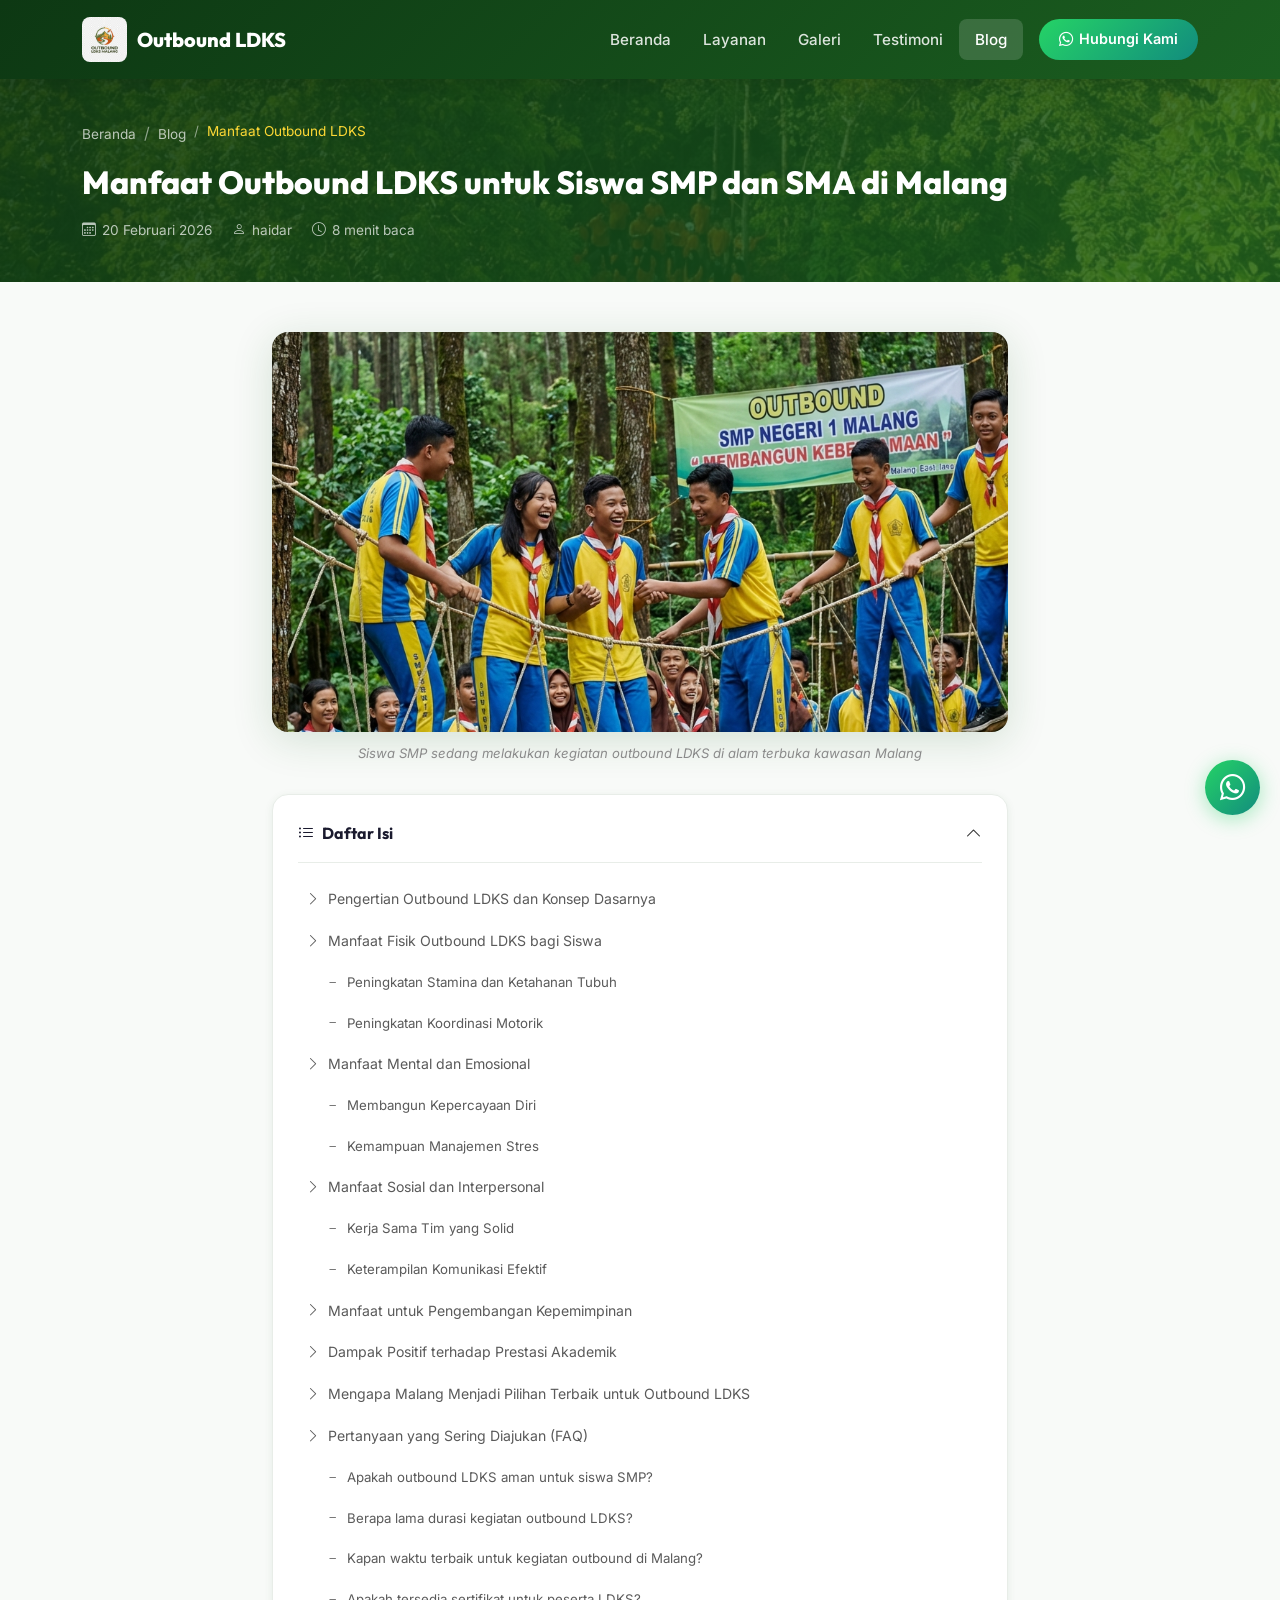
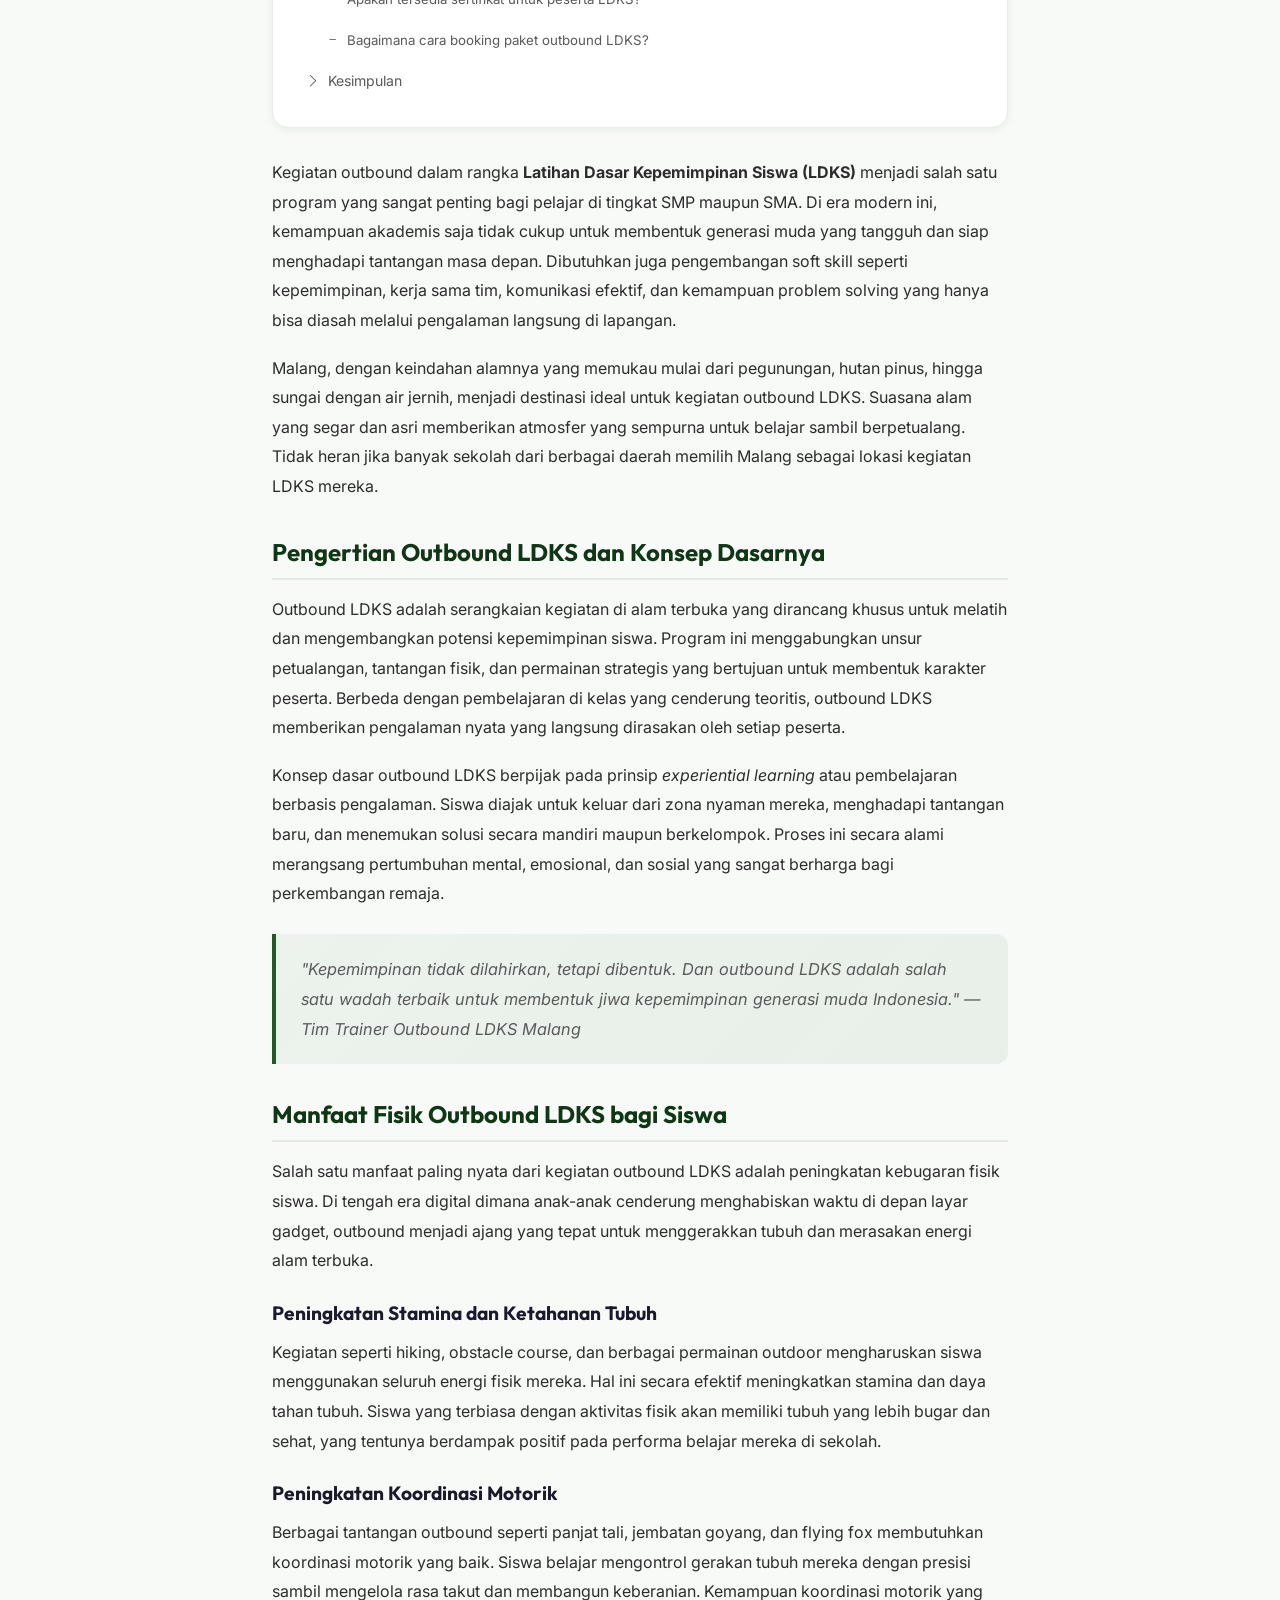
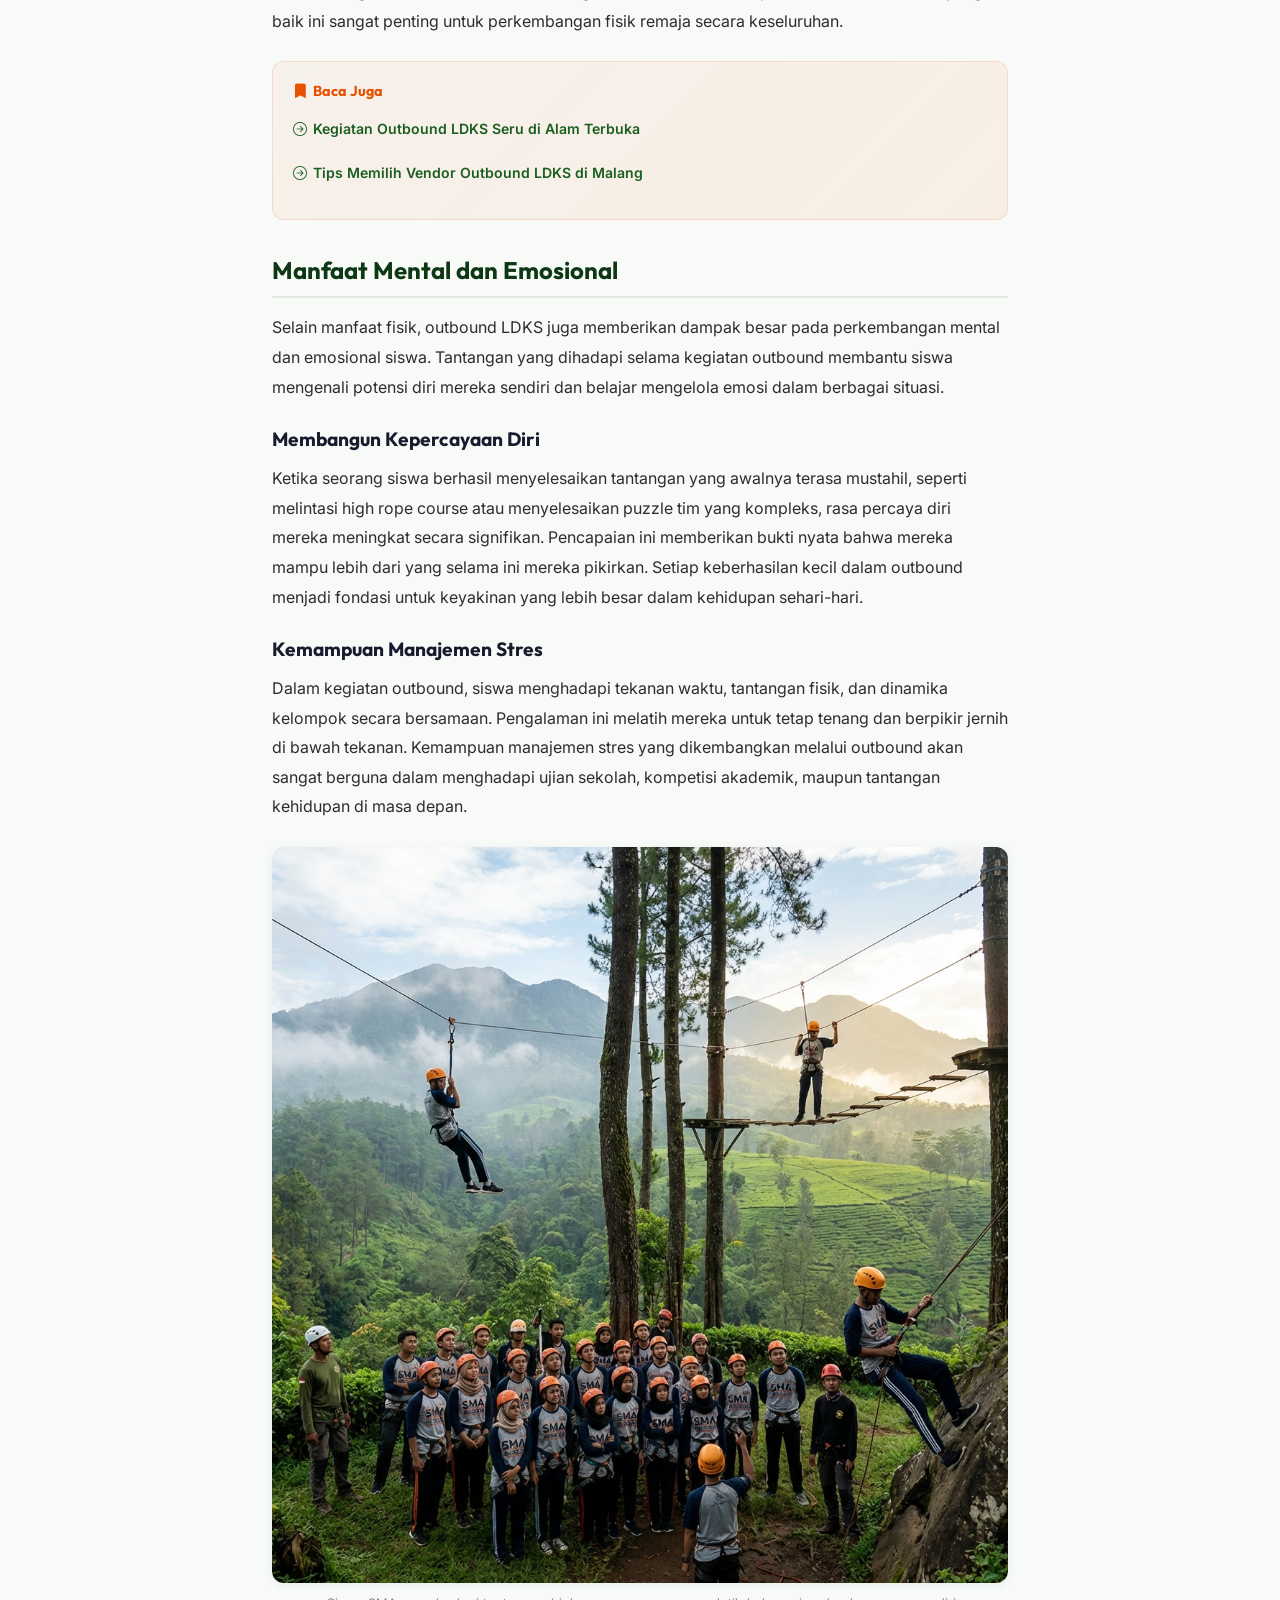
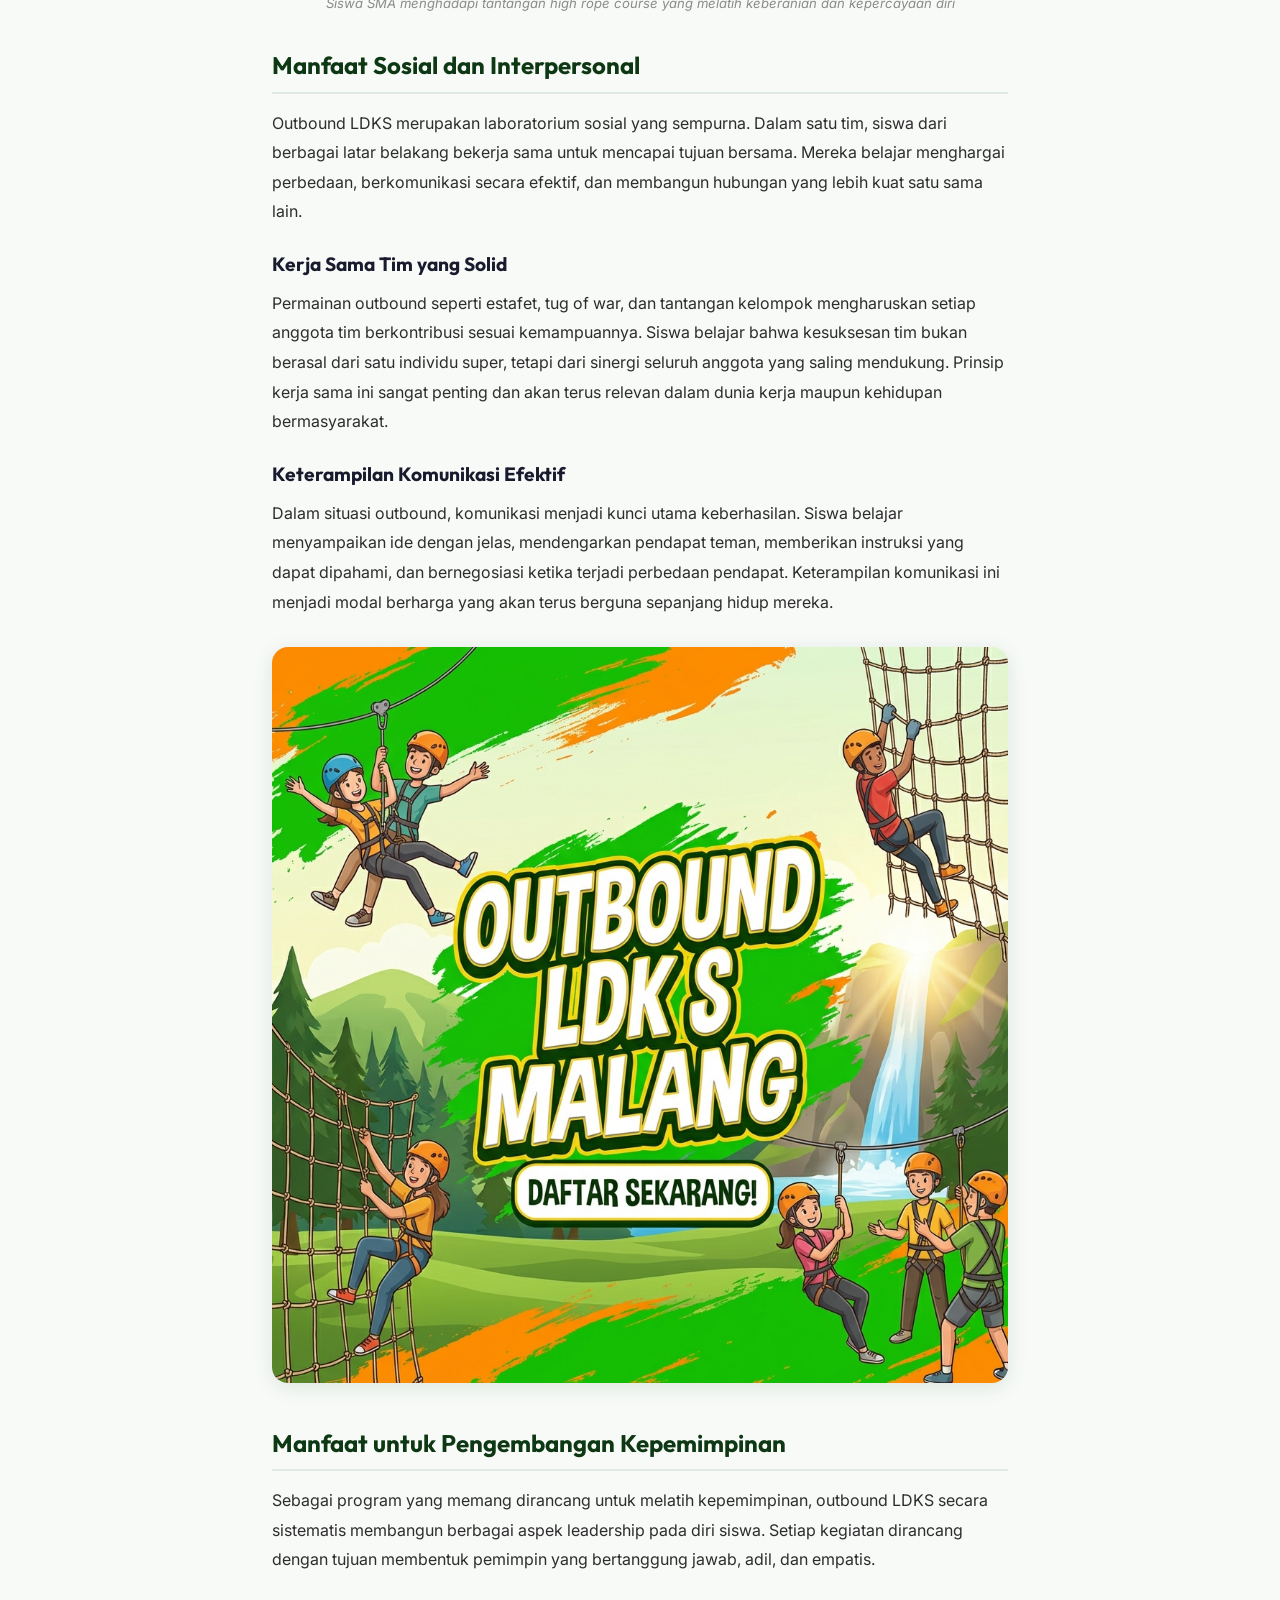
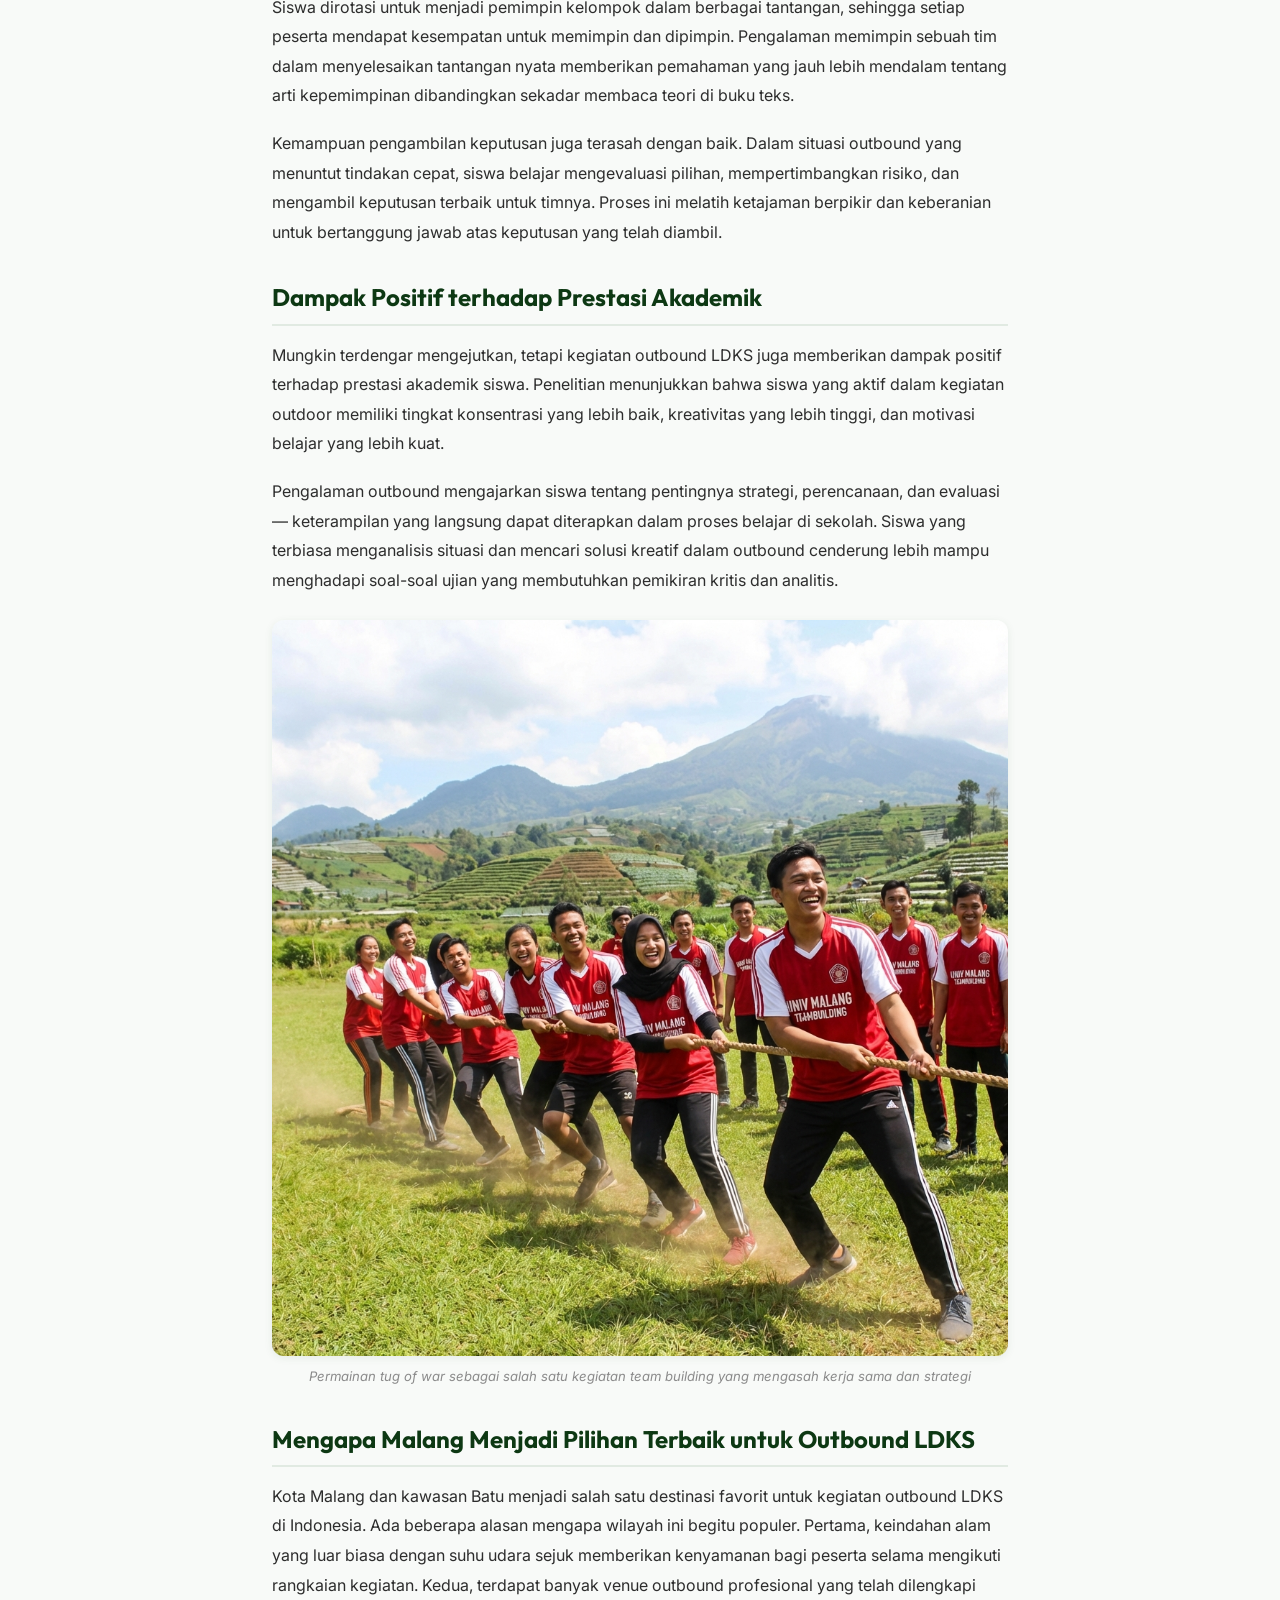
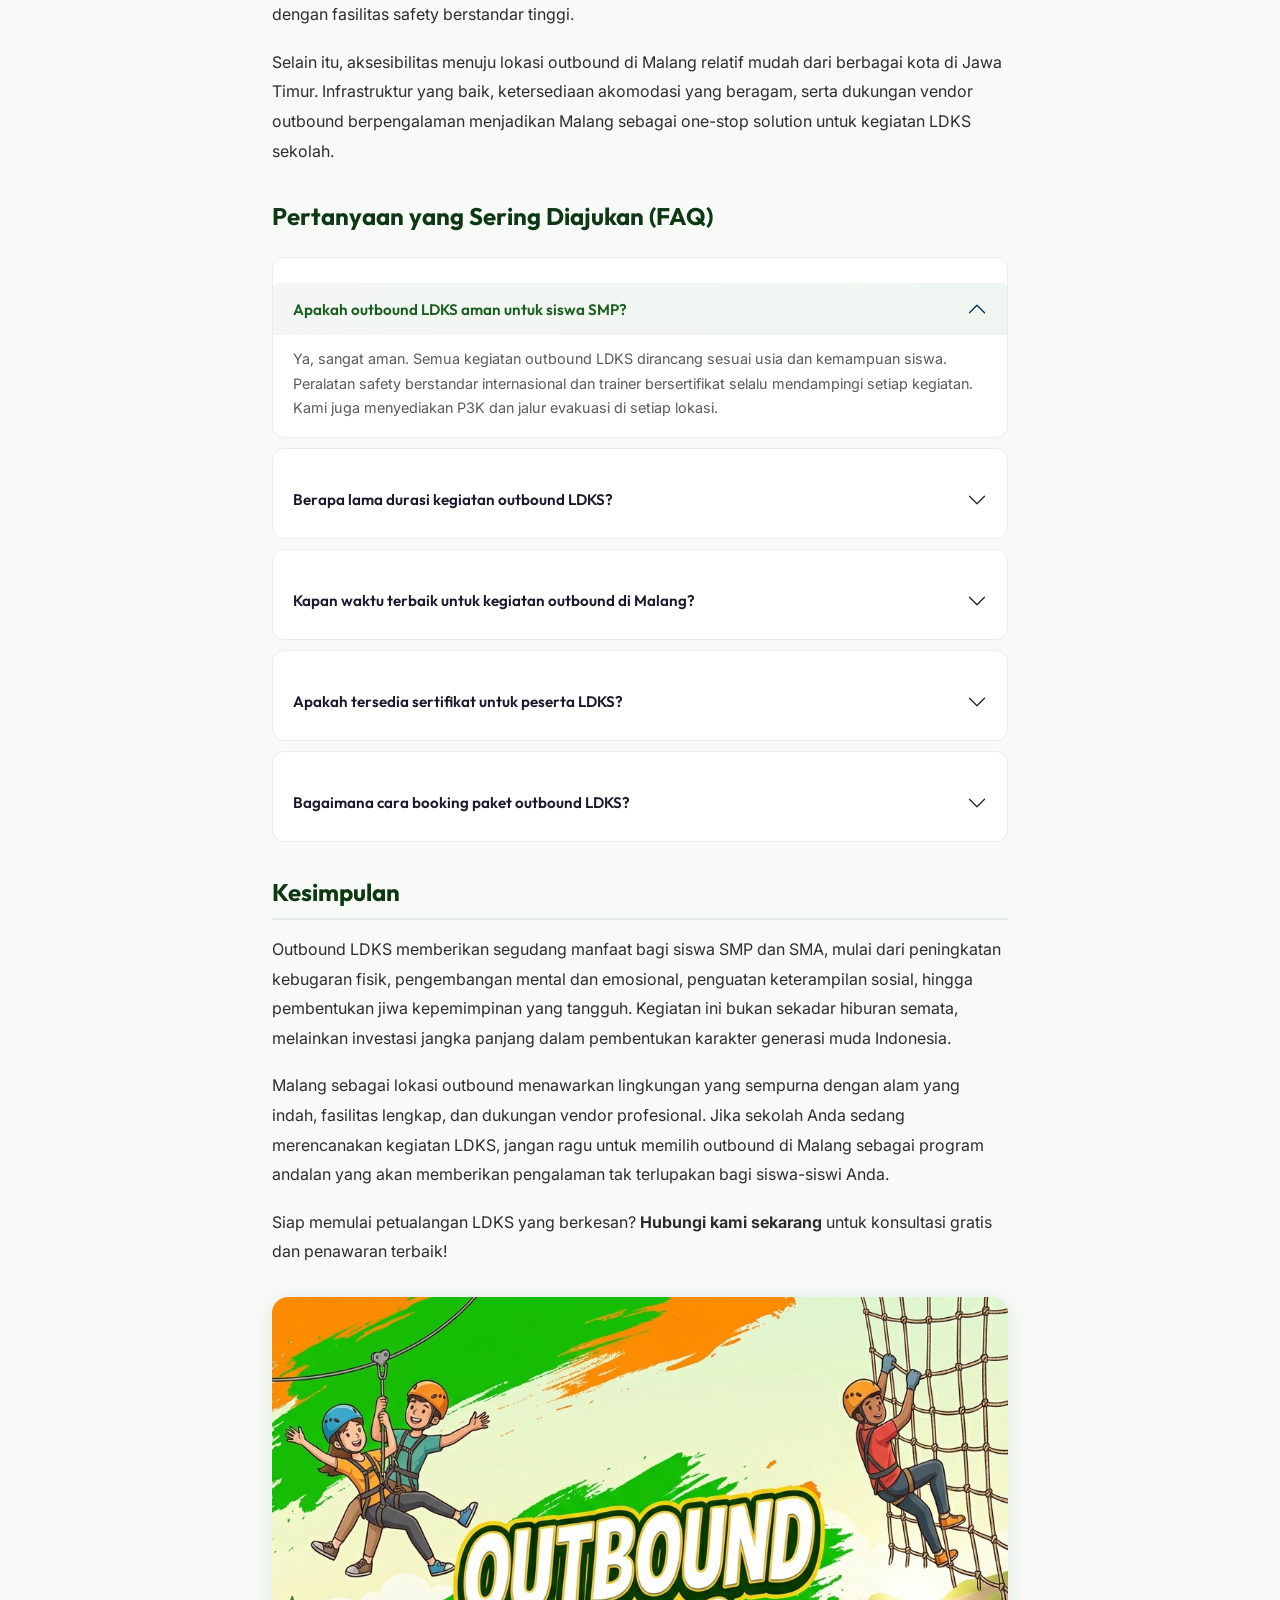
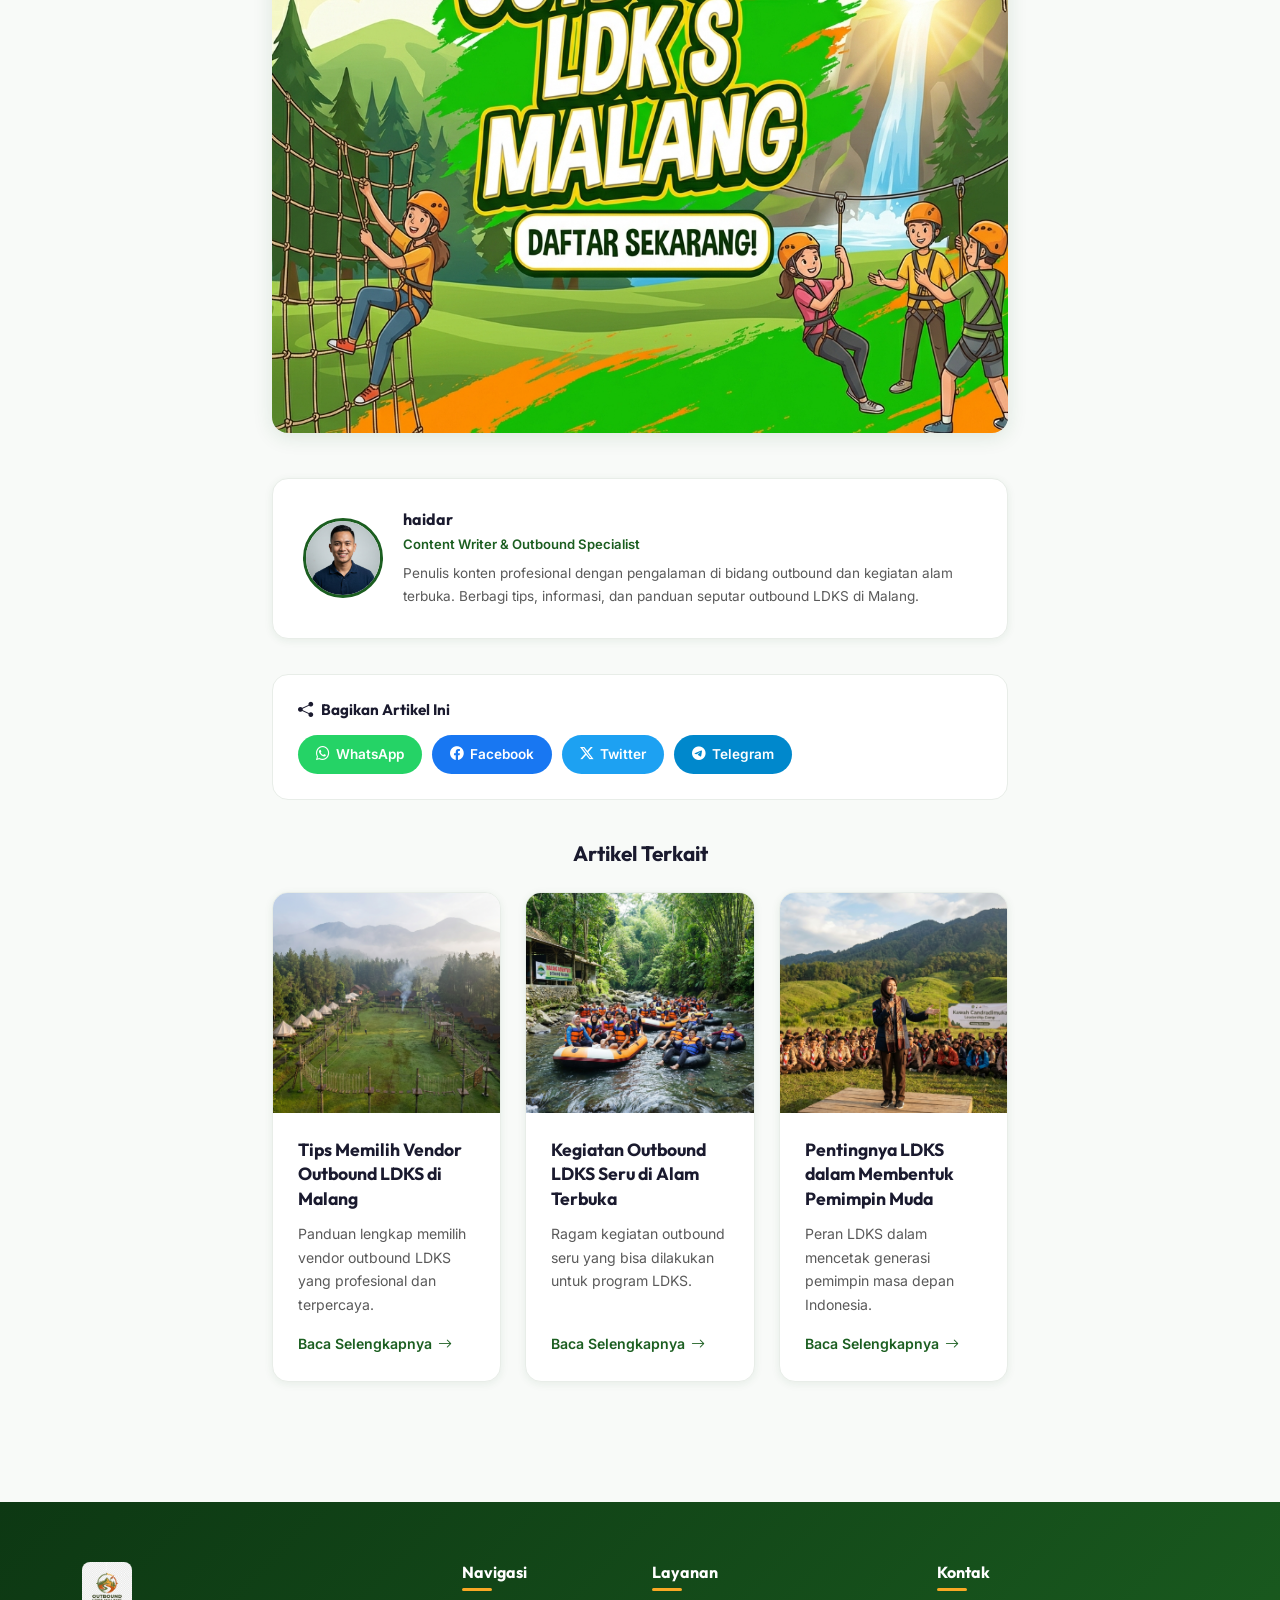
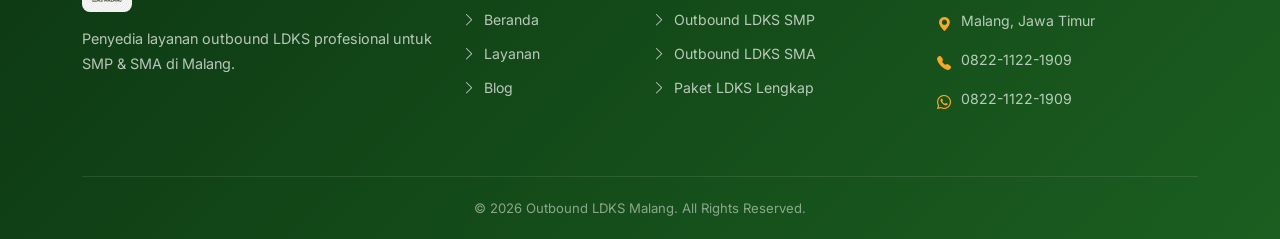
<file: manfaat-outbound-ldks-untuk-siswa-smp-sma.html>
<!DOCTYPE html>
<html lang="id">

<head>
    <meta charset="UTF-8">
    <meta name="viewport" content="width=device-width, initial-scale=1.0, maximum-scale=5.0">
    <meta http-equiv="X-UA-Compatible" content="IE=edge">
    <title>Manfaat Outbound LDKS untuk Siswa SMP SMA | Outbound LDKS Malang</title>
    <meta name="description"
        content="Temukan berbagai manfaat outbound LDKS untuk siswa SMP dan SMA. Dari pembentukan karakter hingga peningkatan kerja sama tim. Baca selengkapnya di sini!">
    <meta name="keywords"
        content="manfaat outbound LDKS, outbound siswa SMP, outbound siswa SMA, manfaat LDKS, kegiatan LDKS, outbound Malang, pembentukan karakter siswa">
    <meta name="author" content="haidar">
    <meta name="robots" content="index, follow">
    <link rel="canonical" href="https://outboundldksmalang.com/manfaat-outbound-ldks-untuk-siswa-smp-sma.html">
    <meta property="og:type" content="article">
    <meta property="og:title" content="Manfaat Outbound LDKS untuk Siswa SMP SMA">
    <meta property="og:description" content="Temukan berbagai manfaat outbound LDKS untuk siswa SMP dan SMA.">
    <meta property="og:image" content="images/outbound-smp.png">
    <meta property="og:url" content="https://outboundldksmalang.com/manfaat-outbound-ldks-untuk-siswa-smp-sma.html">
    <meta name="twitter:card" content="summary_large_image">
    <meta name="twitter:title" content="Manfaat Outbound LDKS untuk Siswa SMP SMA">
    <meta name="twitter:image" content="images/outbound-smp.png">
    <link rel="icon" type="image/png" href="images/logo.png">
    <link rel="apple-touch-icon" href="images/logo.png">
    <link href="https://cdn.jsdelivr.net/npm/bootstrap@5.3.3/dist/css/bootstrap.min.css" rel="stylesheet">
    <link href="https://cdn.jsdelivr.net/npm/bootstrap-icons@1.11.3/font/bootstrap-icons.min.css" rel="stylesheet">
    <link href="style.css" rel="stylesheet">
    <script type="application/ld+json">
  {
    "@context": "https://schema.org",
    "@type": "Article",
    "headline": "Manfaat Outbound LDKS untuk Siswa SMP SMA",
    "description": "Temukan berbagai manfaat outbound LDKS untuk siswa SMP dan SMA.",
    "image": "https://outboundldksmalang.com/images/outbound-smp.png",
    "author": {"@type": "Person", "name": "haidar"},
    "publisher": {"@type": "Organization", "name": "Outbound LDKS Malang", "logo": {"@type": "ImageObject", "url": "https://outboundldksmalang.com/images/logo.png"}},
    "datePublished": "2026-02-20",
    "dateModified": "2026-02-21"
  }
  </script>
</head>

<body>

    <!-- NAVBAR -->
    <nav class="navbar navbar-expand-lg fixed-top" id="mainNavbar">
        <div class="container">
            <a class="navbar-brand" href="index.html">
                <img src="images/logo.png" alt="Logo Outbound LDKS Malang" width="45" height="45">
                <span>Outbound LDKS</span>
            </a>
            <button class="navbar-toggler" type="button" data-bs-toggle="collapse" data-bs-target="#navbarNav">
                <span class="navbar-toggler-icon"></span>
            </button>
            <div class="collapse navbar-collapse" id="navbarNav">
                <ul class="navbar-nav ms-auto me-3">
                    <li class="nav-item"><a class="nav-link" href="index.html">Beranda</a></li>
                    <li class="nav-item"><a class="nav-link" href="index.html#layanan">Layanan</a></li>
                    <li class="nav-item"><a class="nav-link" href="index.html#galeri">Galeri</a></li>
                    <li class="nav-item"><a class="nav-link" href="index.html#testimoni">Testimoni</a></li>
                    <li class="nav-item"><a class="nav-link active" href="blog.html">Blog</a></li>
                </ul>
                <a href="https://wa.me/6282211221909?text=Halo%2C%20saya%20tertarik%20dengan%20paket%20outbound%20LDKS%20Malang"
                    class="btn-nav-wa" target="_blank" rel="noopener">
                    <i class="bi bi-whatsapp"></i> Hubungi Kami
                </a>
            </div>
        </div>
    </nav>

    <!-- ARTICLE HERO -->
    <section class="article-hero">
        <div class="container">
            <nav aria-label="breadcrumb">
                <ol class="breadcrumb">
                    <li class="breadcrumb-item"><a href="index.html">Beranda</a></li>
                    <li class="breadcrumb-item"><a href="blog.html">Blog</a></li>
                    <li class="breadcrumb-item active">Manfaat Outbound LDKS</li>
                </ol>
            </nav>
            <h1>Manfaat Outbound LDKS untuk Siswa SMP dan SMA di Malang</h1>
            <div class="article-meta">
                <span><i class="bi bi-calendar3"></i> 20 Februari 2026</span>
                <span><i class="bi bi-person"></i> haidar</span>
                <span><i class="bi bi-clock"></i> 8 menit baca</span>
            </div>
        </div>
    </section>

    <!-- ARTICLE CONTENT -->
    <section class="section-padding">
        <div class="container">
            <div class="row justify-content-center">
                <div class="col-lg-8">

                    <!-- Main Image -->
                    <figure class="article-main-img">
                        <img src="images/outbound-smp.png"
                            alt="Siswa SMP melakukan kegiatan outbound LDKS di alam terbuka Malang" loading="lazy">
                        <figcaption>Siswa SMP sedang melakukan kegiatan outbound LDKS di alam terbuka kawasan Malang
                        </figcaption>
                    </figure>

                    <!-- TOC -->
                    <div class="toc-wrapper">
                        <div class="toc-header" id="tocToggle">
                            <h4><i class="bi bi-list-ul"></i> Daftar Isi</h4>
                            <i class="bi bi-chevron-up"></i>
                        </div>
                        <div class="toc-body" id="tocBody">
                            <ul class="toc-list" id="tocList">
                                <!-- Auto-generated by JS -->
                            </ul>
                        </div>
                    </div>

                    <!-- Article Body -->
                    <div class="article-content" id="articleContent">

                        <p>Kegiatan outbound dalam rangka <strong>Latihan Dasar Kepemimpinan Siswa (LDKS)</strong>
                            menjadi salah satu program yang sangat penting bagi pelajar di tingkat SMP maupun SMA. Di
                            era modern ini, kemampuan akademis saja tidak cukup untuk membentuk generasi muda yang
                            tangguh dan siap menghadapi tantangan masa depan. Dibutuhkan juga pengembangan soft skill
                            seperti kepemimpinan, kerja sama tim, komunikasi efektif, dan kemampuan problem solving yang
                            hanya bisa diasah melalui pengalaman langsung di lapangan.</p>

                        <p>Malang, dengan keindahan alamnya yang memukau mulai dari pegunungan, hutan pinus, hingga
                            sungai dengan air jernih, menjadi destinasi ideal untuk kegiatan outbound LDKS. Suasana alam
                            yang segar dan asri memberikan atmosfer yang sempurna untuk belajar sambil berpetualang.
                            Tidak heran jika banyak sekolah dari berbagai daerah memilih Malang sebagai lokasi kegiatan
                            LDKS mereka.</p>

                        <h2 id="pengertian-outbound-ldks">Pengertian Outbound LDKS dan Konsep Dasarnya</h2>

                        <p>Outbound LDKS adalah serangkaian kegiatan di alam terbuka yang dirancang khusus untuk melatih
                            dan mengembangkan potensi kepemimpinan siswa. Program ini menggabungkan unsur petualangan,
                            tantangan fisik, dan permainan strategis yang bertujuan untuk membentuk karakter peserta.
                            Berbeda dengan pembelajaran di kelas yang cenderung teoritis, outbound LDKS memberikan
                            pengalaman nyata yang langsung dirasakan oleh setiap peserta.</p>

                        <p>Konsep dasar outbound LDKS berpijak pada prinsip <em>experiential learning</em> atau
                            pembelajaran berbasis pengalaman. Siswa diajak untuk keluar dari zona nyaman mereka,
                            menghadapi tantangan baru, dan menemukan solusi secara mandiri maupun berkelompok. Proses
                            ini secara alami merangsang pertumbuhan mental, emosional, dan sosial yang sangat berharga
                            bagi perkembangan remaja.</p>

                        <blockquote>
                            "Kepemimpinan tidak dilahirkan, tetapi dibentuk. Dan outbound LDKS adalah salah satu wadah
                            terbaik untuk membentuk jiwa kepemimpinan generasi muda Indonesia." — Tim Trainer Outbound
                            LDKS Malang
                        </blockquote>

                        <h2 id="manfaat-fisik">Manfaat Fisik Outbound LDKS bagi Siswa</h2>

                        <p>Salah satu manfaat paling nyata dari kegiatan outbound LDKS adalah peningkatan kebugaran
                            fisik siswa. Di tengah era digital dimana anak-anak cenderung menghabiskan waktu di depan
                            layar gadget, outbound menjadi ajang yang tepat untuk menggerakkan tubuh dan merasakan
                            energi alam terbuka.</p>

                        <h3 id="peningkatan-stamina">Peningkatan Stamina dan Ketahanan Tubuh</h3>

                        <p>Kegiatan seperti hiking, obstacle course, dan berbagai permainan outdoor mengharuskan siswa
                            menggunakan seluruh energi fisik mereka. Hal ini secara efektif meningkatkan stamina dan
                            daya tahan tubuh. Siswa yang terbiasa dengan aktivitas fisik akan memiliki tubuh yang lebih
                            bugar dan sehat, yang tentunya berdampak positif pada performa belajar mereka di sekolah.
                        </p>

                        <h3 id="koordinasi-motorik">Peningkatan Koordinasi Motorik</h3>

                        <p>Berbagai tantangan outbound seperti panjat tali, jembatan goyang, dan flying fox membutuhkan
                            koordinasi motorik yang baik. Siswa belajar mengontrol gerakan tubuh mereka dengan presisi
                            sambil mengelola rasa takut dan membangun keberanian. Kemampuan koordinasi motorik yang baik
                            ini sangat penting untuk perkembangan fisik remaja secara keseluruhan.</p>

                        <!-- Baca Juga -->
                        <div class="baca-juga">
                            <h5><i class="bi bi-bookmark-fill"></i> Baca Juga</h5>
                            <ul>
                                <li><a href="kegiatan-outbound-ldks-seru-di-alam-terbuka.html"><i
                                            class="bi bi-arrow-right-circle"></i> Kegiatan Outbound LDKS Seru di Alam
                                        Terbuka</a></li>
                                <li><a href="tips-memilih-vendor-outbound-ldks-di-malang.html"><i
                                            class="bi bi-arrow-right-circle"></i> Tips Memilih Vendor Outbound LDKS di
                                        Malang</a></li>
                            </ul>
                        </div>

                        <h2 id="manfaat-mental">Manfaat Mental dan Emosional</h2>

                        <p>Selain manfaat fisik, outbound LDKS juga memberikan dampak besar pada perkembangan mental dan
                            emosional siswa. Tantangan yang dihadapi selama kegiatan outbound membantu siswa mengenali
                            potensi diri mereka sendiri dan belajar mengelola emosi dalam berbagai situasi.</p>

                        <h3 id="kepercayaan-diri">Membangun Kepercayaan Diri</h3>

                        <p>Ketika seorang siswa berhasil menyelesaikan tantangan yang awalnya terasa mustahil, seperti
                            melintasi high rope course atau menyelesaikan puzzle tim yang kompleks, rasa percaya diri
                            mereka meningkat secara signifikan. Pencapaian ini memberikan bukti nyata bahwa mereka mampu
                            lebih dari yang selama ini mereka pikirkan. Setiap keberhasilan kecil dalam outbound menjadi
                            fondasi untuk keyakinan yang lebih besar dalam kehidupan sehari-hari.</p>

                        <h3 id="manajemen-stres">Kemampuan Manajemen Stres</h3>

                        <p>Dalam kegiatan outbound, siswa menghadapi tekanan waktu, tantangan fisik, dan dinamika
                            kelompok secara bersamaan. Pengalaman ini melatih mereka untuk tetap tenang dan berpikir
                            jernih di bawah tekanan. Kemampuan manajemen stres yang dikembangkan melalui outbound akan
                            sangat berguna dalam menghadapi ujian sekolah, kompetisi akademik, maupun tantangan
                            kehidupan di masa depan.</p>

                        <!-- Supporting Image -->
                        <figure class="article-img">
                            <img src="images/outbound-sma.png"
                                alt="Siswa SMA melakukan tantangan high rope course dalam kegiatan LDKS" loading="lazy">
                            <figcaption>Siswa SMA menghadapi tantangan high rope course yang melatih keberanian dan
                                kepercayaan diri</figcaption>
                        </figure>

                        <h2 id="manfaat-sosial">Manfaat Sosial dan Interpersonal</h2>

                        <p>Outbound LDKS merupakan laboratorium sosial yang sempurna. Dalam satu tim, siswa dari
                            berbagai latar belakang bekerja sama untuk mencapai tujuan bersama. Mereka belajar
                            menghargai perbedaan, berkomunikasi secara efektif, dan membangun hubungan yang lebih kuat
                            satu sama lain.</p>

                        <h3 id="kerja-sama-tim">Kerja Sama Tim yang Solid</h3>

                        <p>Permainan outbound seperti estafet, tug of war, dan tantangan kelompok mengharuskan setiap
                            anggota tim berkontribusi sesuai kemampuannya. Siswa belajar bahwa kesuksesan tim bukan
                            berasal dari satu individu super, tetapi dari sinergi seluruh anggota yang saling mendukung.
                            Prinsip kerja sama ini sangat penting dan akan terus relevan dalam dunia kerja maupun
                            kehidupan bermasyarakat.</p>

                        <h3 id="komunikasi-efektif">Keterampilan Komunikasi Efektif</h3>

                        <p>Dalam situasi outbound, komunikasi menjadi kunci utama keberhasilan. Siswa belajar
                            menyampaikan ide dengan jelas, mendengarkan pendapat teman, memberikan instruksi yang dapat
                            dipahami, dan bernegosiasi ketika terjadi perbedaan pendapat. Keterampilan komunikasi ini
                            menjadi modal berharga yang akan terus berguna sepanjang hidup mereka.</p>

                        <!-- Promo Image -->
                        <div class="promo-img">
                            <a href="https://wa.me/6282211221909?text=Halo%2C%20saya%20tertarik%20dengan%20paket%20outbound%20LDKS"
                                target="_blank" rel="noopener">
                                <img src="images/promo-outbound.png" alt="Promo Outbound LDKS Malang - Daftar Sekarang!"
                                    loading="lazy">
                            </a>
                        </div>

                        <h2 id="manfaat-kepemimpinan">Manfaat untuk Pengembangan Kepemimpinan</h2>

                        <p>Sebagai program yang memang dirancang untuk melatih kepemimpinan, outbound LDKS secara
                            sistematis membangun berbagai aspek leadership pada diri siswa. Setiap kegiatan dirancang
                            dengan tujuan membentuk pemimpin yang bertanggung jawab, adil, dan empatis.</p>

                        <p>Siswa dirotasi untuk menjadi pemimpin kelompok dalam berbagai tantangan, sehingga setiap
                            peserta mendapat kesempatan untuk memimpin dan dipimpin. Pengalaman memimpin sebuah tim
                            dalam menyelesaikan tantangan nyata memberikan pemahaman yang jauh lebih mendalam tentang
                            arti kepemimpinan dibandingkan sekadar membaca teori di buku teks.</p>

                        <p>Kemampuan pengambilan keputusan juga terasah dengan baik. Dalam situasi outbound yang
                            menuntut tindakan cepat, siswa belajar mengevaluasi pilihan, mempertimbangkan risiko, dan
                            mengambil keputusan terbaik untuk timnya. Proses ini melatih ketajaman berpikir dan
                            keberanian untuk bertanggung jawab atas keputusan yang telah diambil.</p>

                        <h2 id="manfaat-akademik">Dampak Positif terhadap Prestasi Akademik</h2>

                        <p>Mungkin terdengar mengejutkan, tetapi kegiatan outbound LDKS juga memberikan dampak positif
                            terhadap prestasi akademik siswa. Penelitian menunjukkan bahwa siswa yang aktif dalam
                            kegiatan outdoor memiliki tingkat konsentrasi yang lebih baik, kreativitas yang lebih
                            tinggi, dan motivasi belajar yang lebih kuat.</p>

                        <p>Pengalaman outbound mengajarkan siswa tentang pentingnya strategi, perencanaan, dan evaluasi
                            — keterampilan yang langsung dapat diterapkan dalam proses belajar di sekolah. Siswa yang
                            terbiasa menganalisis situasi dan mencari solusi kreatif dalam outbound cenderung lebih
                            mampu menghadapi soal-soal ujian yang membutuhkan pemikiran kritis dan analitis.</p>

                        <!-- Supporting Image -->
                        <figure class="article-img">
                            <img src="images/gallery-teamwork.png"
                                alt="Siswa bermain tug of war melatih kerja sama tim dalam outbound LDKS"
                                loading="lazy">
                            <figcaption>Permainan tug of war sebagai salah satu kegiatan team building yang mengasah
                                kerja sama dan strategi</figcaption>
                        </figure>

                        <h2 id="kenapa-malang">Mengapa Malang Menjadi Pilihan Terbaik untuk Outbound LDKS</h2>

                        <p>Kota Malang dan kawasan Batu menjadi salah satu destinasi favorit untuk kegiatan outbound
                            LDKS di Indonesia. Ada beberapa alasan mengapa wilayah ini begitu populer. Pertama,
                            keindahan alam yang luar biasa dengan suhu udara sejuk memberikan kenyamanan bagi peserta
                            selama mengikuti rangkaian kegiatan. Kedua, terdapat banyak venue outbound profesional yang
                            telah dilengkapi dengan fasilitas safety berstandar tinggi.</p>

                        <p>Selain itu, aksesibilitas menuju lokasi outbound di Malang relatif mudah dari berbagai kota
                            di Jawa Timur. Infrastruktur yang baik, ketersediaan akomodasi yang beragam, serta dukungan
                            vendor outbound berpengalaman menjadikan Malang sebagai one-stop solution untuk kegiatan
                            LDKS sekolah.</p>

                        <!-- FAQ Section -->
                        <div class="faq-section">
                            <h2 id="faq">Pertanyaan yang Sering Diajukan (FAQ)</h2>
                            <div class="accordion faq-accordion" id="faqAccordion">
                                <div class="accordion-item">
                                    <h3 class="accordion-header">
                                        <button class="accordion-button" type="button" data-bs-toggle="collapse"
                                            data-bs-target="#faq1">Apakah outbound LDKS aman untuk siswa SMP?</button>
                                    </h3>
                                    <div id="faq1" class="accordion-collapse collapse show"
                                        data-bs-parent="#faqAccordion">
                                        <div class="accordion-body">Ya, sangat aman. Semua kegiatan outbound LDKS
                                            dirancang sesuai usia dan kemampuan siswa. Peralatan safety berstandar
                                            internasional dan trainer bersertifikat selalu mendampingi setiap kegiatan.
                                            Kami juga menyediakan P3K dan jalur evakuasi di setiap lokasi.</div>
                                    </div>
                                </div>
                                <div class="accordion-item">
                                    <h3 class="accordion-header">
                                        <button class="accordion-button collapsed" type="button"
                                            data-bs-toggle="collapse" data-bs-target="#faq2">Berapa lama durasi kegiatan
                                            outbound LDKS?</button>
                                    </h3>
                                    <div id="faq2" class="accordion-collapse collapse" data-bs-parent="#faqAccordion">
                                        <div class="accordion-body">Durasi dapat disesuaikan dengan kebutuhan sekolah.
                                            Kami menyediakan paket half day (4-5 jam), full day (8-10 jam), dan paket
                                            camping 2 hari 1 malam untuk program LDKS yang lebih intensif dan
                                            komprehensif.</div>
                                    </div>
                                </div>
                                <div class="accordion-item">
                                    <h3 class="accordion-header">
                                        <button class="accordion-button collapsed" type="button"
                                            data-bs-toggle="collapse" data-bs-target="#faq3">Kapan waktu terbaik untuk
                                            kegiatan outbound di Malang?</button>
                                    </h3>
                                    <div id="faq3" class="accordion-collapse collapse" data-bs-parent="#faqAccordion">
                                        <div class="accordion-body">Kegiatan outbound di Malang bisa dilakukan sepanjang
                                            tahun, namun waktu terbaik adalah pada bulan April hingga Oktober (musim
                                            kemarau) dimana cuaca cenderung cerah dan kering. Suhu udara di Malang yang
                                            sejuk sepanjang tahun sangat mendukung aktivitas outdoor.</div>
                                    </div>
                                </div>
                                <div class="accordion-item">
                                    <h3 class="accordion-header">
                                        <button class="accordion-button collapsed" type="button"
                                            data-bs-toggle="collapse" data-bs-target="#faq4">Apakah tersedia sertifikat
                                            untuk peserta LDKS?</button>
                                    </h3>
                                    <div id="faq4" class="accordion-collapse collapse" data-bs-parent="#faqAccordion">
                                        <div class="accordion-body">Ya, setiap peserta akan mendapatkan sertifikat
                                            keikutsertaan LDKS yang bisa digunakan sebagai portofolio kegiatan siswa.
                                            Sertifikat diterbitkan resmi oleh penyelenggara dan ditandatangani oleh
                                            kepala trainer.</div>
                                    </div>
                                </div>
                                <div class="accordion-item">
                                    <h3 class="accordion-header">
                                        <button class="accordion-button collapsed" type="button"
                                            data-bs-toggle="collapse" data-bs-target="#faq5">Bagaimana cara booking
                                            paket outbound LDKS?</button>
                                    </h3>
                                    <div id="faq5" class="accordion-collapse collapse" data-bs-parent="#faqAccordion">
                                        <div class="accordion-body">Anda bisa langsung menghubungi kami melalui WhatsApp
                                            di nomor 0822-1122-1909. Tim kami akan membantu konsultasi kebutuhan,
                                            menyusun program yang tepat, dan memberikan penawaran harga terbaik sesuai
                                            budget sekolah.</div>
                                    </div>
                                </div>
                            </div>
                        </div>

                        <!-- Kesimpulan -->
                        <h2 id="kesimpulan">Kesimpulan</h2>

                        <p>Outbound LDKS memberikan segudang manfaat bagi siswa SMP dan SMA, mulai dari peningkatan
                            kebugaran fisik, pengembangan mental dan emosional, penguatan keterampilan sosial, hingga
                            pembentukan jiwa kepemimpinan yang tangguh. Kegiatan ini bukan sekadar hiburan semata,
                            melainkan investasi jangka panjang dalam pembentukan karakter generasi muda Indonesia.</p>

                        <p>Malang sebagai lokasi outbound menawarkan lingkungan yang sempurna dengan alam yang indah,
                            fasilitas lengkap, dan dukungan vendor profesional. Jika sekolah Anda sedang merencanakan
                            kegiatan LDKS, jangan ragu untuk memilih outbound di Malang sebagai program andalan yang
                            akan memberikan pengalaman tak terlupakan bagi siswa-siswi Anda.</p>

                        <p>Siap memulai petualangan LDKS yang berkesan? <a
                                href="https://wa.me/6282211221909?text=Halo%2C%20saya%20ingin%20konsultasi%20paket%20outbound%20LDKS%20untuk%20sekolah%20kami"
                                target="_blank" rel="noopener"><strong>Hubungi kami sekarang</strong></a> untuk
                            konsultasi gratis dan penawaran terbaik!</p>

                        <!-- Promo Image -->
                        <div class="promo-img">
                            <a href="https://wa.me/6282211221909?text=Halo%2C%20saya%20ingin%20booking%20outbound%20LDKS"
                                target="_blank" rel="noopener">
                                <img src="images/promo-outbound.png"
                                    alt="Promo Outbound LDKS Malang - Hubungi Kami Sekarang!" loading="lazy">
                            </a>
                        </div>

                    </div>

                    <!-- Author Profile -->
                    <div class="author-profile">
                        <img src="images/author-haidar.png" alt="Foto penulis haidar" loading="lazy">
                        <div class="author-info">
                            <h5>haidar</h5>
                            <p class="author-role">Content Writer & Outbound Specialist</p>
                            <p>Penulis konten profesional dengan pengalaman di bidang outbound dan kegiatan alam
                                terbuka. Berbagi tips, informasi, dan panduan seputar outbound LDKS di Malang.</p>
                        </div>
                    </div>

                    <!-- Share Buttons -->
                    <div class="share-section">
                        <h5><i class="bi bi-share-fill"></i> Bagikan Artikel Ini</h5>
                        <div class="share-buttons" id="shareButtons">
                            <a href="#" class="share-btn wa" data-platform="whatsapp"><i class="bi bi-whatsapp"></i>
                                WhatsApp</a>
                            <a href="#" class="share-btn fb" data-platform="facebook"><i class="bi bi-facebook"></i>
                                Facebook</a>
                            <a href="#" class="share-btn tw" data-platform="twitter"><i class="bi bi-twitter-x"></i>
                                Twitter</a>
                            <a href="#" class="share-btn tg" data-platform="telegram"><i class="bi bi-telegram"></i>
                                Telegram</a>
                        </div>
                    </div>

                    <!-- Related Articles -->
                    <div class="related-articles">
                        <h3>Artikel Terkait</h3>
                        <div class="row g-4">
                            <div class="col-md-4">
                                <div class="blog-card">
                                    <div class="blog-card-img">
                                        <img src="images/lokasi-outbound.png" alt="Tips Memilih Vendor Outbound LDKS"
                                            loading="lazy">
                                    </div>
                                    <div class="blog-card-body">
                                        <h4><a href="tips-memilih-vendor-outbound-ldks-di-malang.html">Tips Memilih
                                                Vendor Outbound LDKS di Malang</a></h4>
                                        <p>Panduan lengkap memilih vendor outbound LDKS yang profesional dan terpercaya.
                                        </p>
                                        <a href="tips-memilih-vendor-outbound-ldks-di-malang.html" class="btn-read">Baca
                                            Selengkapnya <i class="bi bi-arrow-right"></i></a>
                                    </div>
                                </div>
                            </div>
                            <div class="col-md-4">
                                <div class="blog-card">
                                    <div class="blog-card-img">
                                        <img src="images/gallery-rafting.png" alt="Kegiatan Outbound LDKS Seru"
                                            loading="lazy">
                                    </div>
                                    <div class="blog-card-body">
                                        <h4><a href="kegiatan-outbound-ldks-seru-di-alam-terbuka.html">Kegiatan Outbound
                                                LDKS Seru di Alam Terbuka</a></h4>
                                        <p>Ragam kegiatan outbound seru yang bisa dilakukan untuk program LDKS.</p>
                                        <a href="kegiatan-outbound-ldks-seru-di-alam-terbuka.html" class="btn-read">Baca
                                            Selengkapnya <i class="bi bi-arrow-right"></i></a>
                                    </div>
                                </div>
                            </div>
                            <div class="col-md-4">
                                <div class="blog-card">
                                    <div class="blog-card-img">
                                        <img src="images/pemimpin-muda.png" alt="LDKS Membentuk Pemimpin Muda"
                                            loading="lazy">
                                    </div>
                                    <div class="blog-card-body">
                                        <h4><a href="pentingnya-ldks-dalam-membentuk-pemimpin-muda.html">Pentingnya LDKS
                                                dalam Membentuk Pemimpin Muda</a></h4>
                                        <p>Peran LDKS dalam mencetak generasi pemimpin masa depan Indonesia.</p>
                                        <a href="pentingnya-ldks-dalam-membentuk-pemimpin-muda.html"
                                            class="btn-read">Baca Selengkapnya <i class="bi bi-arrow-right"></i></a>
                                    </div>
                                </div>
                            </div>
                        </div>
                    </div>

                </div>
            </div>
        </div>
    </section>

    <!-- FOOTER -->
    <footer class="footer">
        <div class="container">
            <div class="row g-4">
                <div class="col-lg-4 col-md-6">
                    <div class="footer-brand">
                        <img src="images/logo.png" alt="Logo Outbound LDKS Malang" width="50" height="50">
                        <p>Penyedia layanan outbound LDKS profesional untuk SMP & SMA di Malang.</p>
                    </div>
                </div>
                <div class="col-lg-2 col-md-6">
                    <h5>Navigasi</h5>
                    <ul class="footer-links">
                        <li><a href="index.html"><i class="bi bi-chevron-right"></i> Beranda</a></li>
                        <li><a href="index.html#layanan"><i class="bi bi-chevron-right"></i> Layanan</a></li>
                        <li><a href="blog.html"><i class="bi bi-chevron-right"></i> Blog</a></li>
                    </ul>
                </div>
                <div class="col-lg-3 col-md-6">
                    <h5>Layanan</h5>
                    <ul class="footer-links">
                        <li><a href="index.html#layanan"><i class="bi bi-chevron-right"></i> Outbound LDKS SMP</a></li>
                        <li><a href="index.html#layanan"><i class="bi bi-chevron-right"></i> Outbound LDKS SMA</a></li>
                        <li><a href="index.html#layanan"><i class="bi bi-chevron-right"></i> Paket LDKS Lengkap</a></li>
                    </ul>
                </div>
                <div class="col-lg-3 col-md-6">
                    <h5>Kontak</h5>
                    <ul class="footer-contact list-unstyled">
                        <li><i class="bi bi-geo-alt-fill"></i> Malang, Jawa Timur</li>
                        <li><i class="bi bi-telephone-fill"></i> 0822-1122-1909</li>
                        <li><i class="bi bi-whatsapp"></i> 0822-1122-1909</li>
                    </ul>
                </div>
            </div>
            <div class="footer-bottom">
                <p>&copy; 2026 Outbound LDKS Malang. All Rights Reserved.</p>
            </div>
        </div>
    </footer>

    <!-- FLOATING WHATSAPP -->
    <a href="https://wa.me/6282211221909?text=Halo%2C%20saya%20tertarik%20dengan%20outbound%20LDKS%20Malang"
        class="floating-wa" target="_blank" rel="noopener" aria-label="Chat WhatsApp"><i class="bi bi-whatsapp"></i></a>

    <!-- SCROLL TO TOP -->
    <button class="scroll-top" id="scrollTop" aria-label="Kembali ke atas"><i class="bi bi-chevron-up"></i></button>

    <script src="https://cdn.jsdelivr.net/npm/bootstrap@5.3.3/dist/js/bootstrap.bundle.min.js"></script>
    <script>
        // Navbar scroll
        window.addEventListener('scroll', function () {
            document.getElementById('mainNavbar').classList.toggle('scrolled', window.scrollY > 50);
        });

        // Scroll to top
        const scrollTopBtn = document.getElementById('scrollTop');
        window.addEventListener('scroll', function () {
            scrollTopBtn.classList.toggle('show', window.scrollY > 300);
        });
        scrollTopBtn.addEventListener('click', function () {
            window.scrollTo({ top: 0, behavior: 'smooth' });
        });

        // Auto TOC
        (function () {
            const article = document.getElementById('articleContent');
            const tocList = document.getElementById('tocList');
            const headings = article.querySelectorAll('h2, h3');
            headings.forEach(function (heading, index) {
                if (!heading.id) heading.id = 'heading-' + index;
                const li = document.createElement('li');
                li.className = heading.tagName === 'H3' ? 'toc-h3' : 'toc-h2';
                const icon = heading.tagName === 'H3' ? 'bi-dash' : 'bi-chevron-right';
                li.innerHTML = '<a href="#' + heading.id + '"><i class="bi ' + icon + '"></i> ' + heading.textContent + '</a>';
                tocList.appendChild(li);
            });

            // TOC toggle
            const tocToggle = document.getElementById('tocToggle');
            const tocBody = document.getElementById('tocBody');
            tocToggle.addEventListener('click', function () {
                tocToggle.classList.toggle('collapsed');
                tocBody.style.display = tocBody.style.display === 'none' ? 'block' : 'none';
            });

            // Smooth scroll for TOC links
            tocList.querySelectorAll('a').forEach(function (link) {
                link.addEventListener('click', function (e) {
                    e.preventDefault();
                    const target = document.querySelector(this.getAttribute('href'));
                    if (target) {
                        const offset = 90;
                        window.scrollTo({ top: target.offsetTop - offset, behavior: 'smooth' });
                    }
                });
            });
        })();

        // Share buttons
        (function () {
            const url = encodeURIComponent(window.location.href);
            const title = encodeURIComponent(document.title);
            document.querySelectorAll('.share-btn').forEach(function (btn) {
                btn.addEventListener('click', function (e) {
                    e.preventDefault();
                    let shareUrl = '';
                    switch (this.dataset.platform) {
                        case 'whatsapp': shareUrl = 'https://wa.me/?text=' + title + '%20' + url; break;
                        case 'facebook': shareUrl = 'https://www.facebook.com/sharer/sharer.php?u=' + url; break;
                        case 'twitter': shareUrl = 'https://twitter.com/intent/tweet?url=' + url + '&text=' + title; break;
                        case 'telegram': shareUrl = 'https://t.me/share/url?url=' + url + '&text=' + title; break;
                    }
                    window.open(shareUrl, '_blank', 'width=600,height=400');
                });
            });
        })();
    </script>

</body>

</html>
</file>
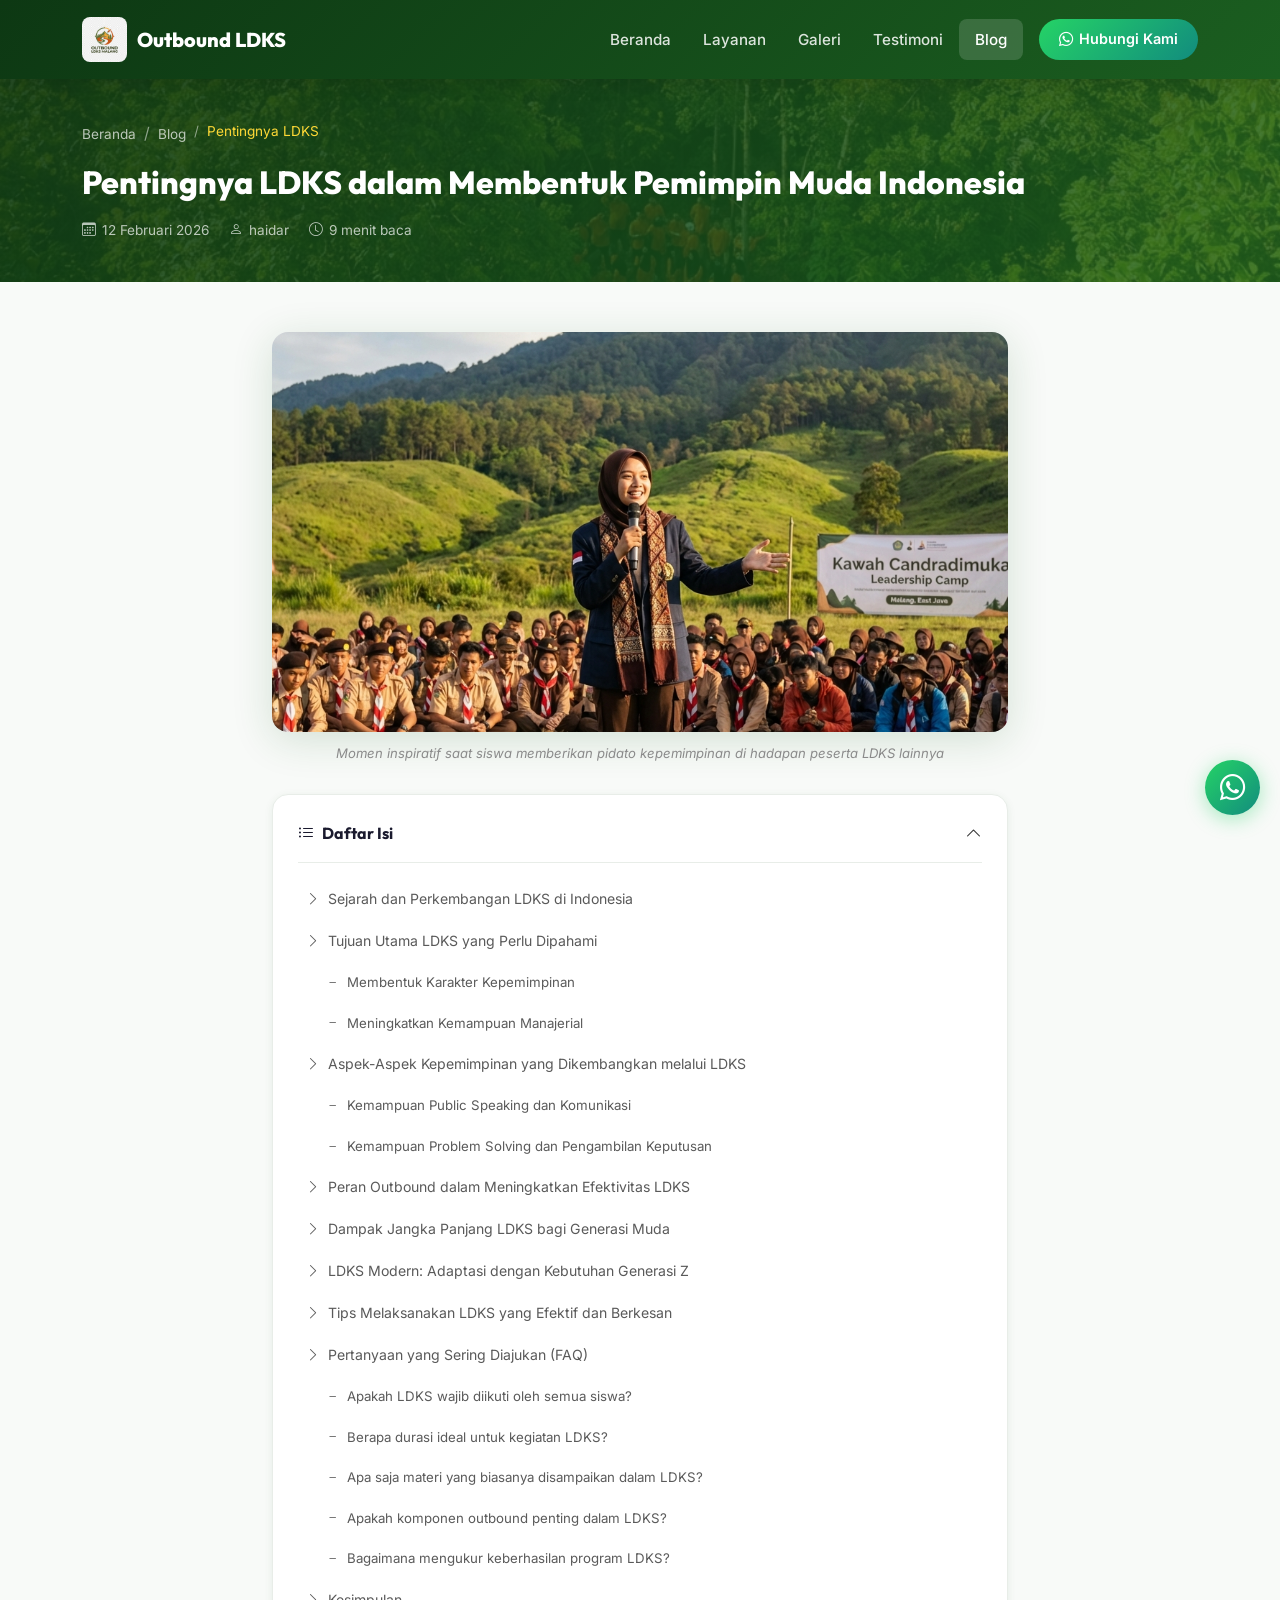
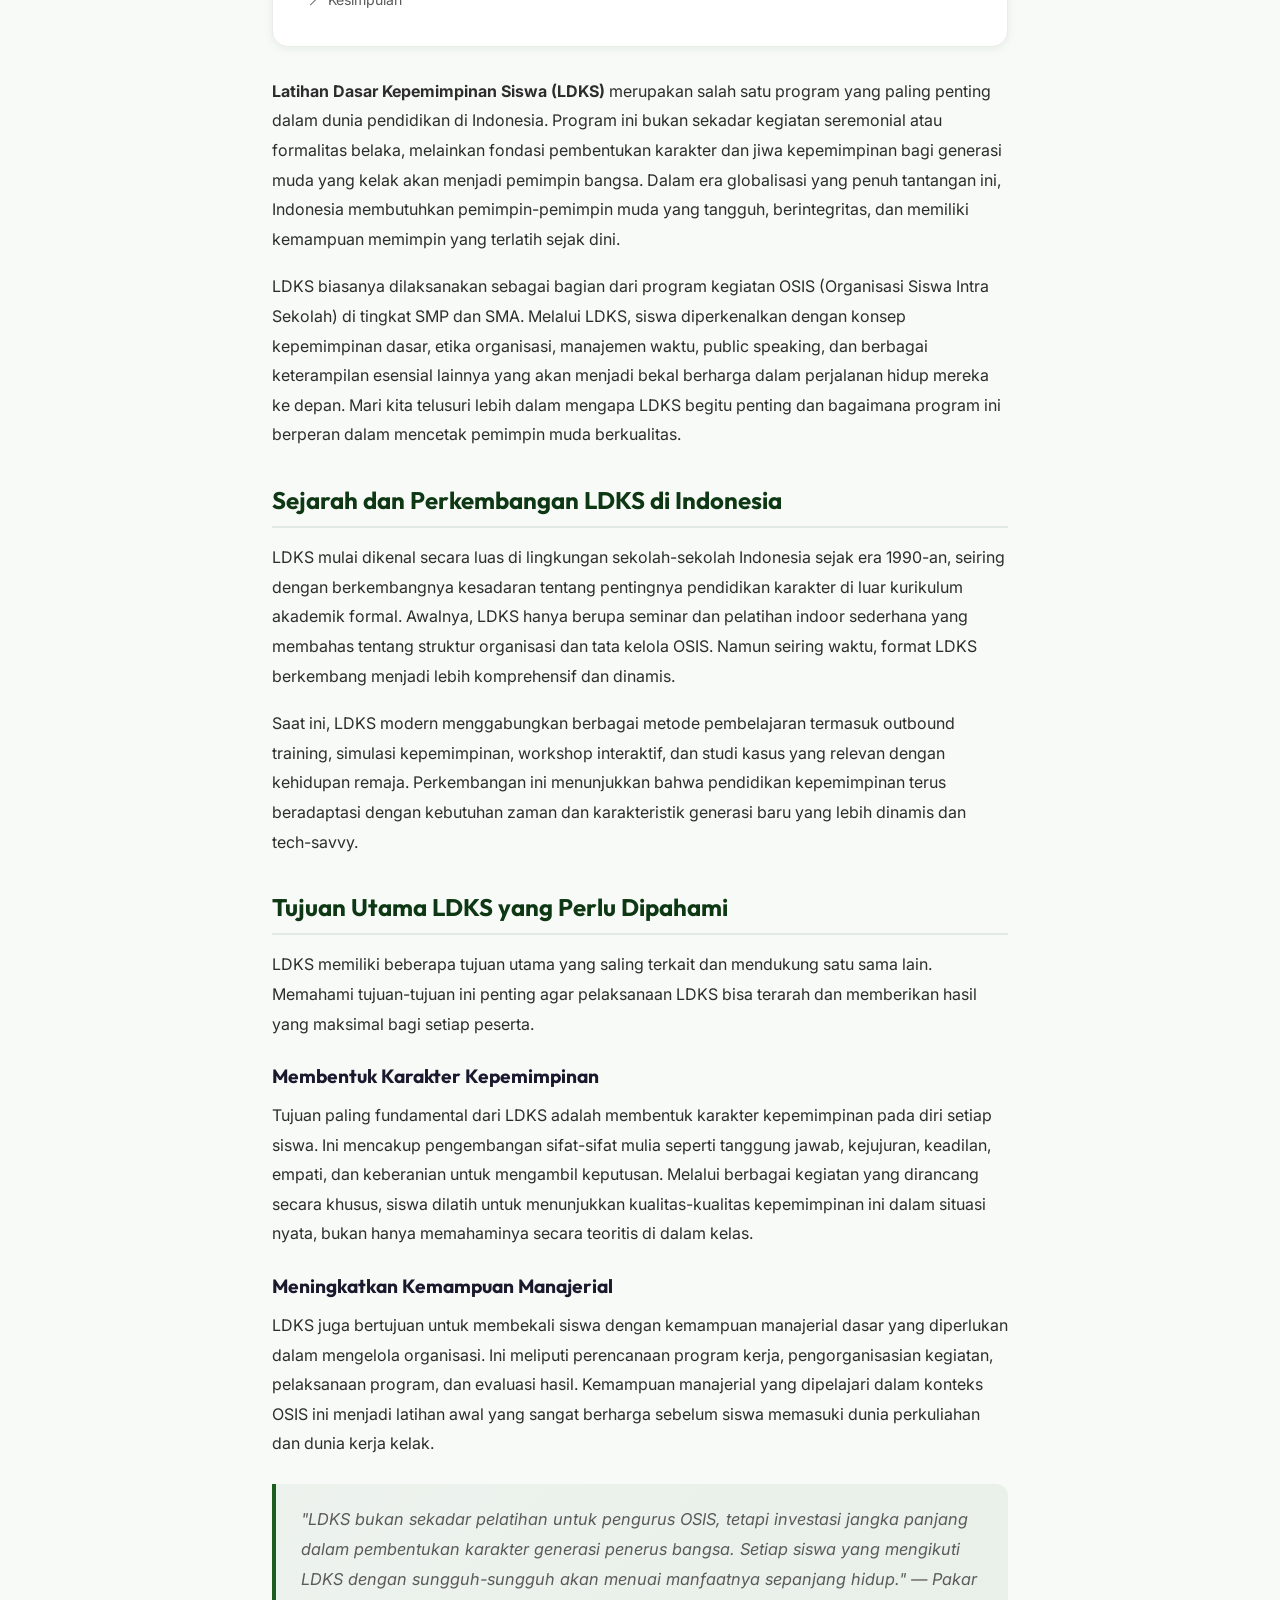
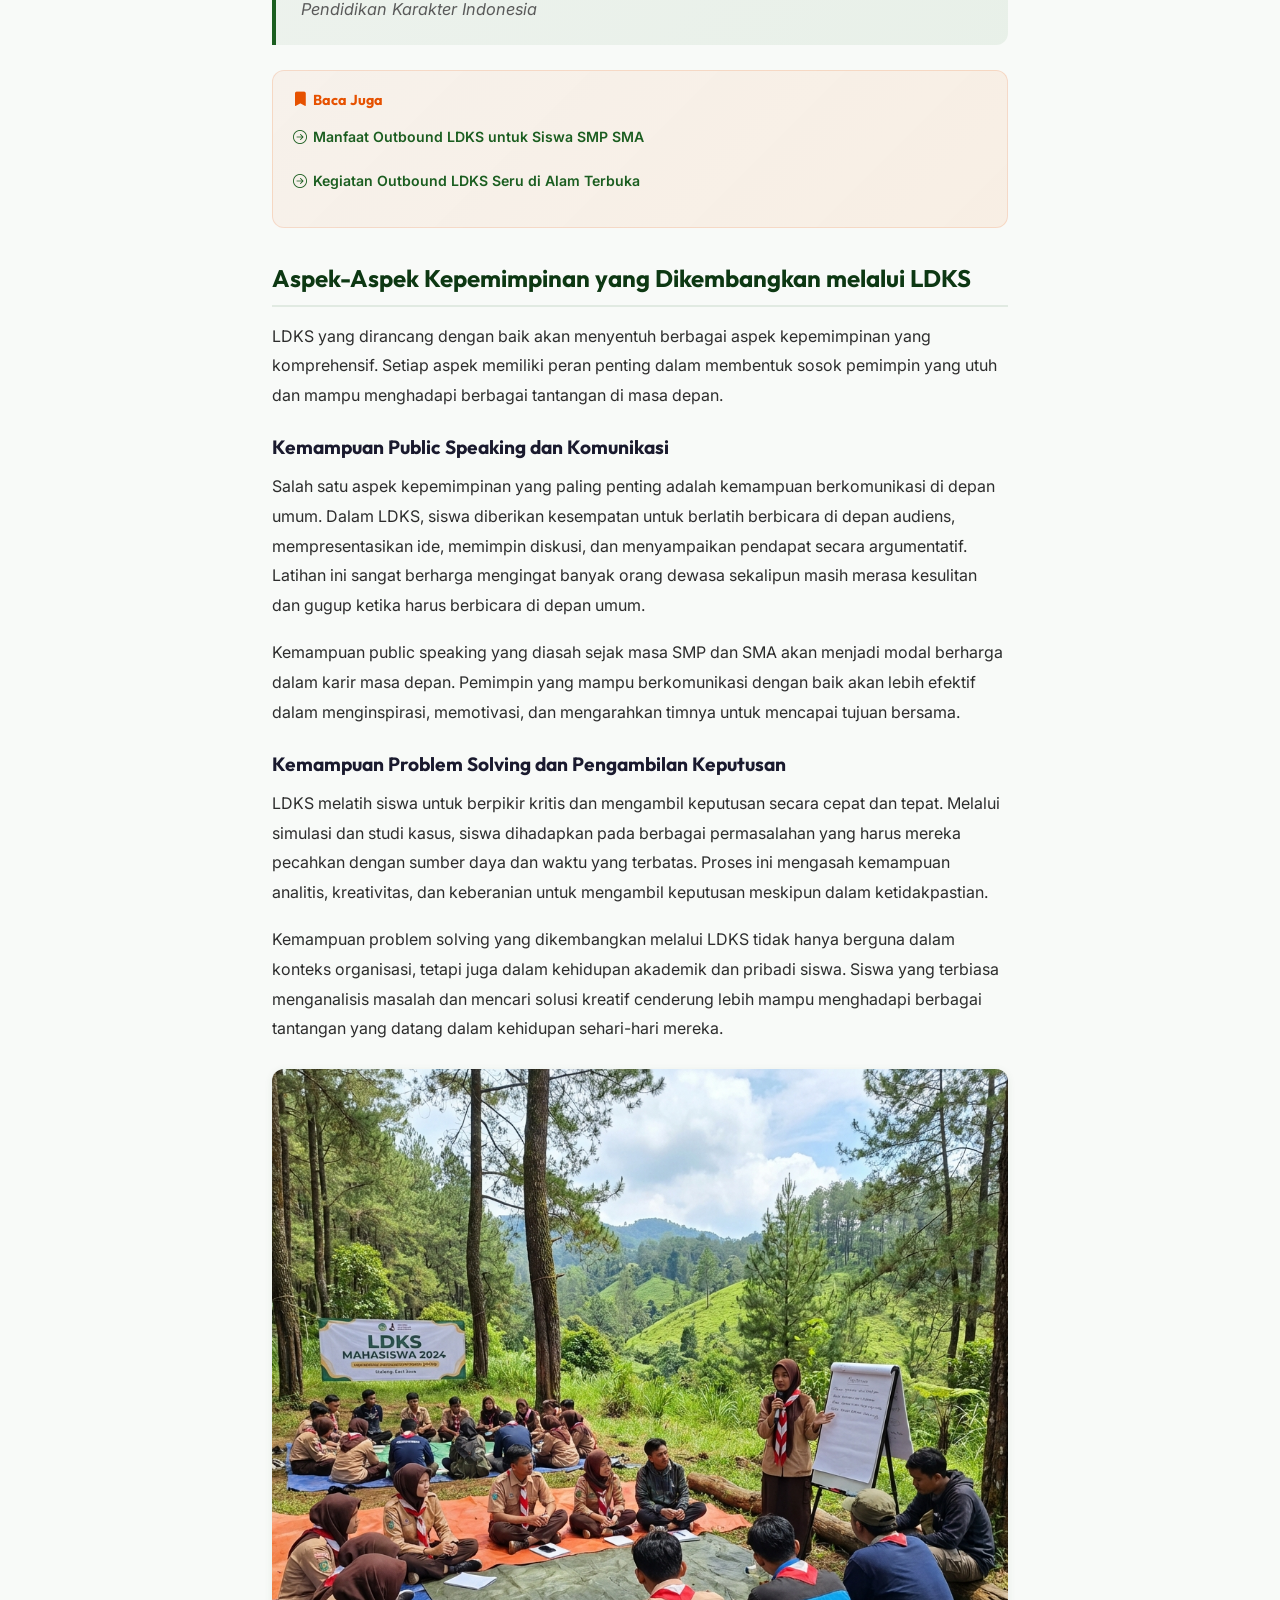
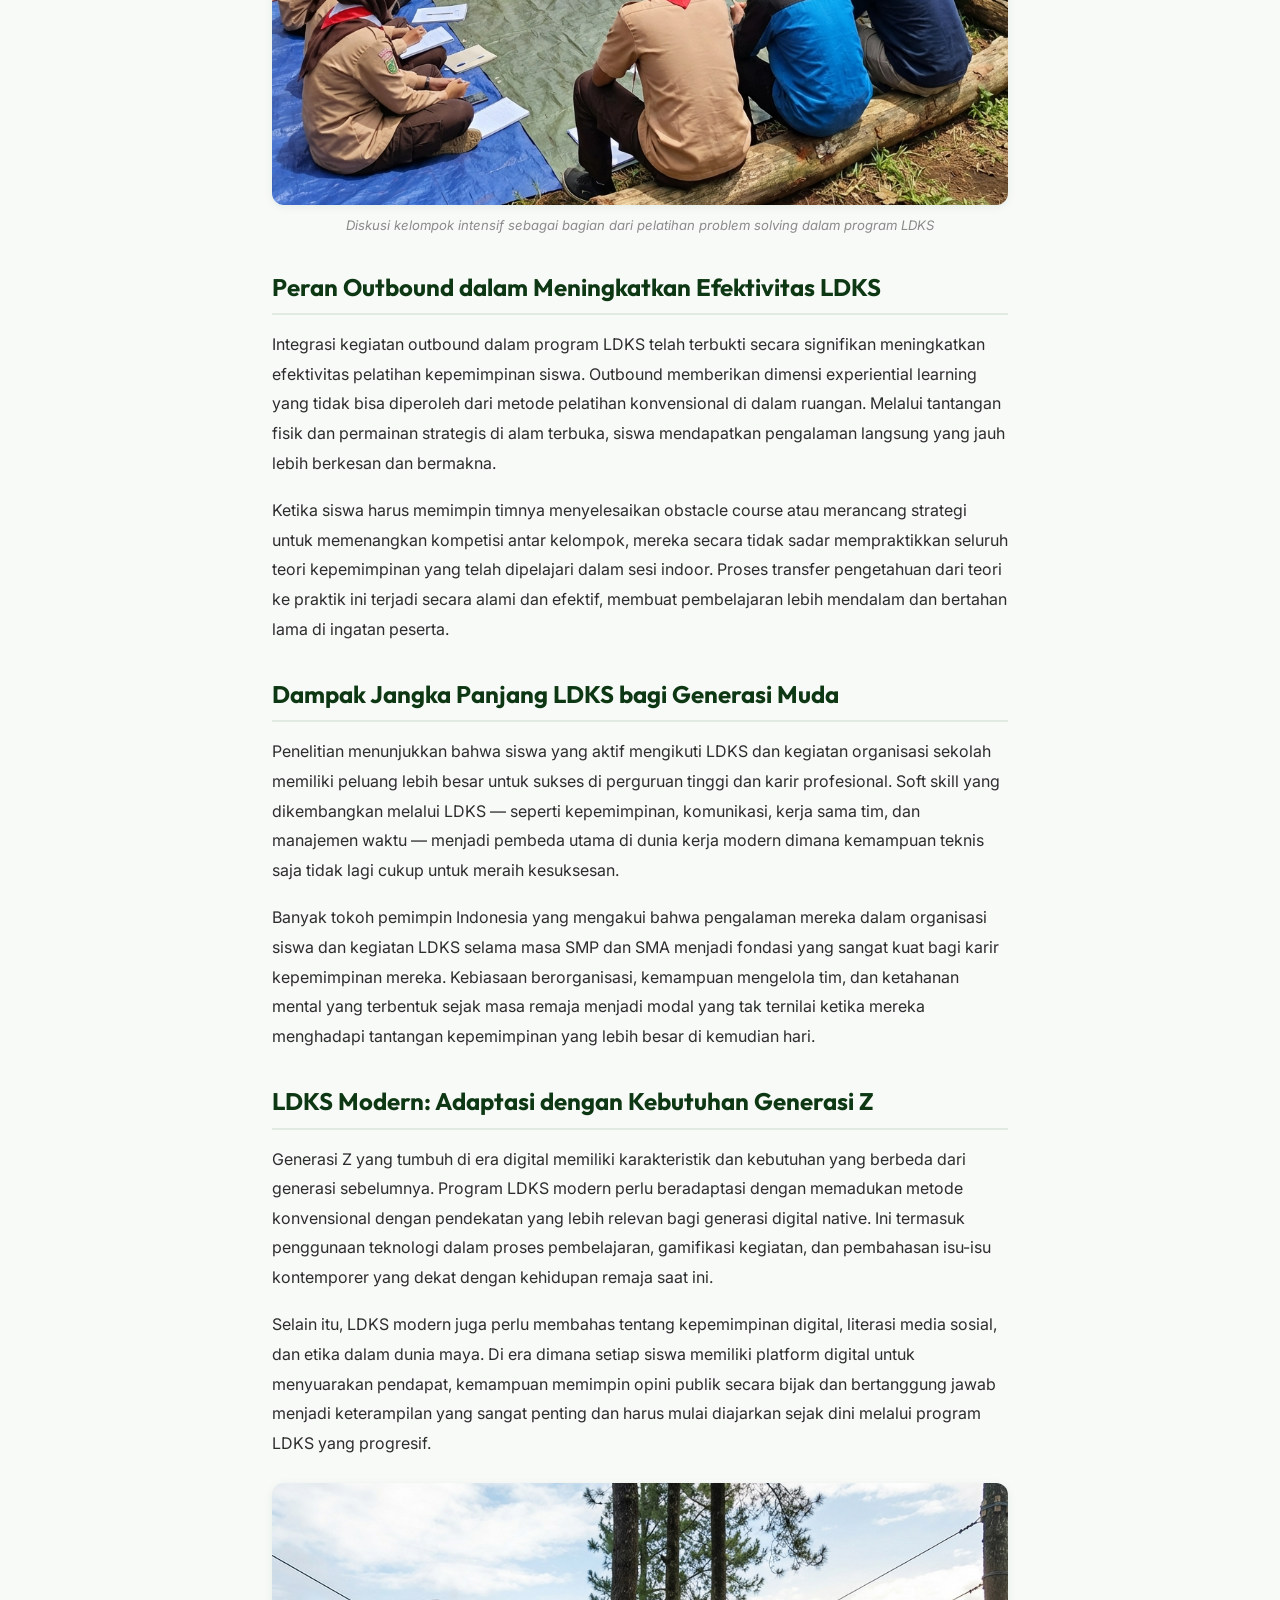
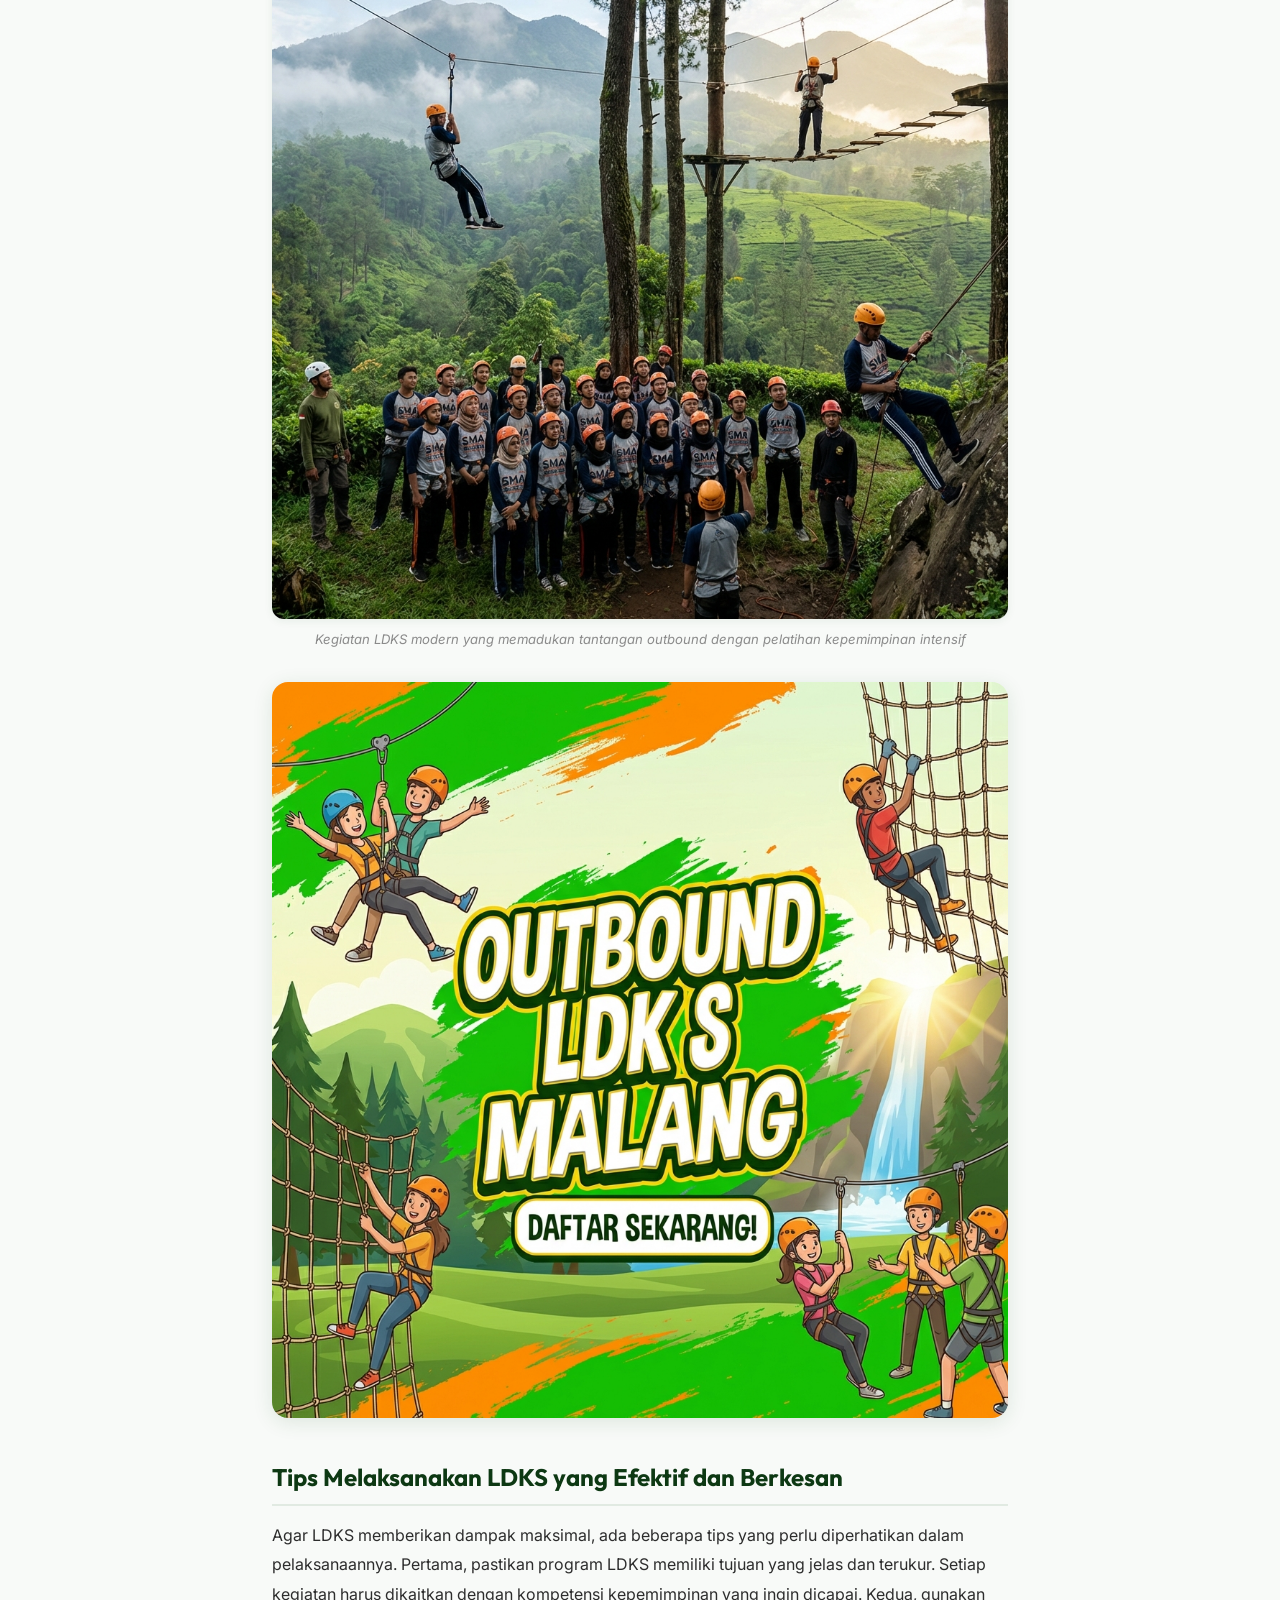
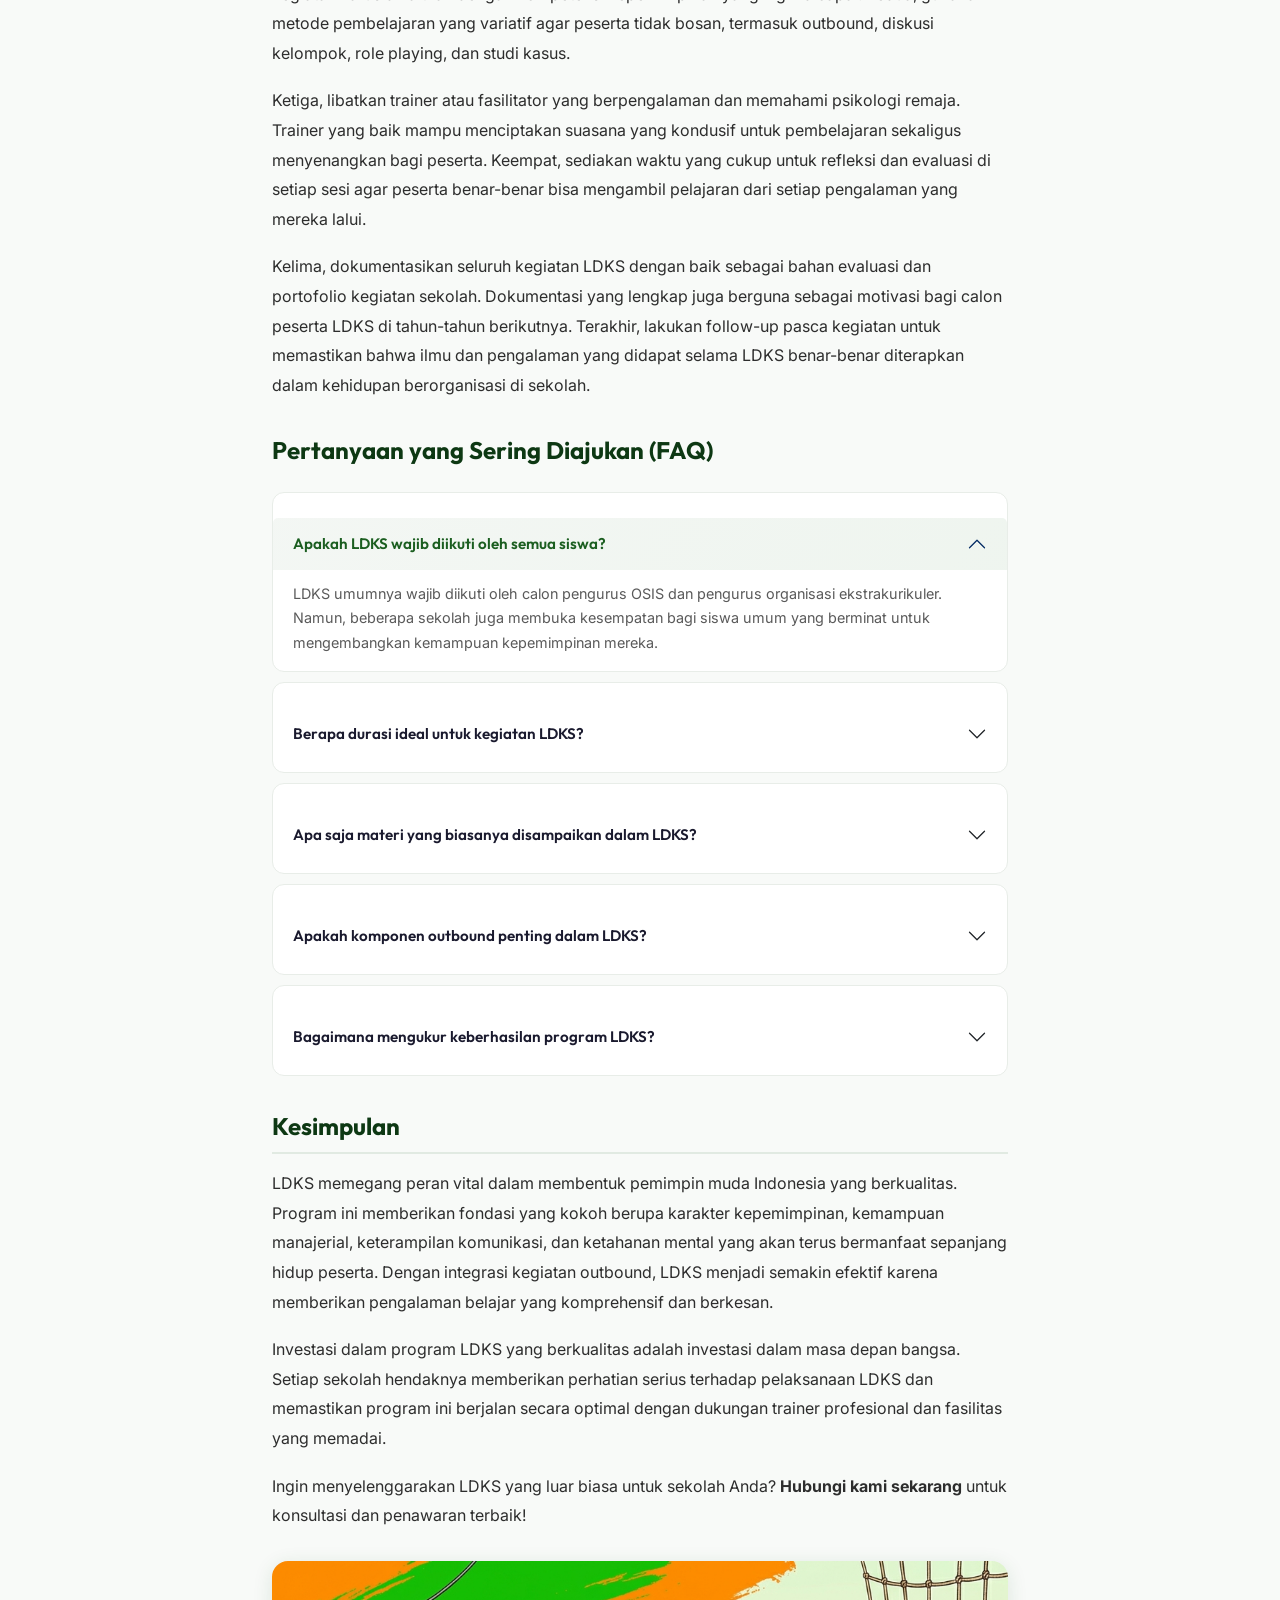
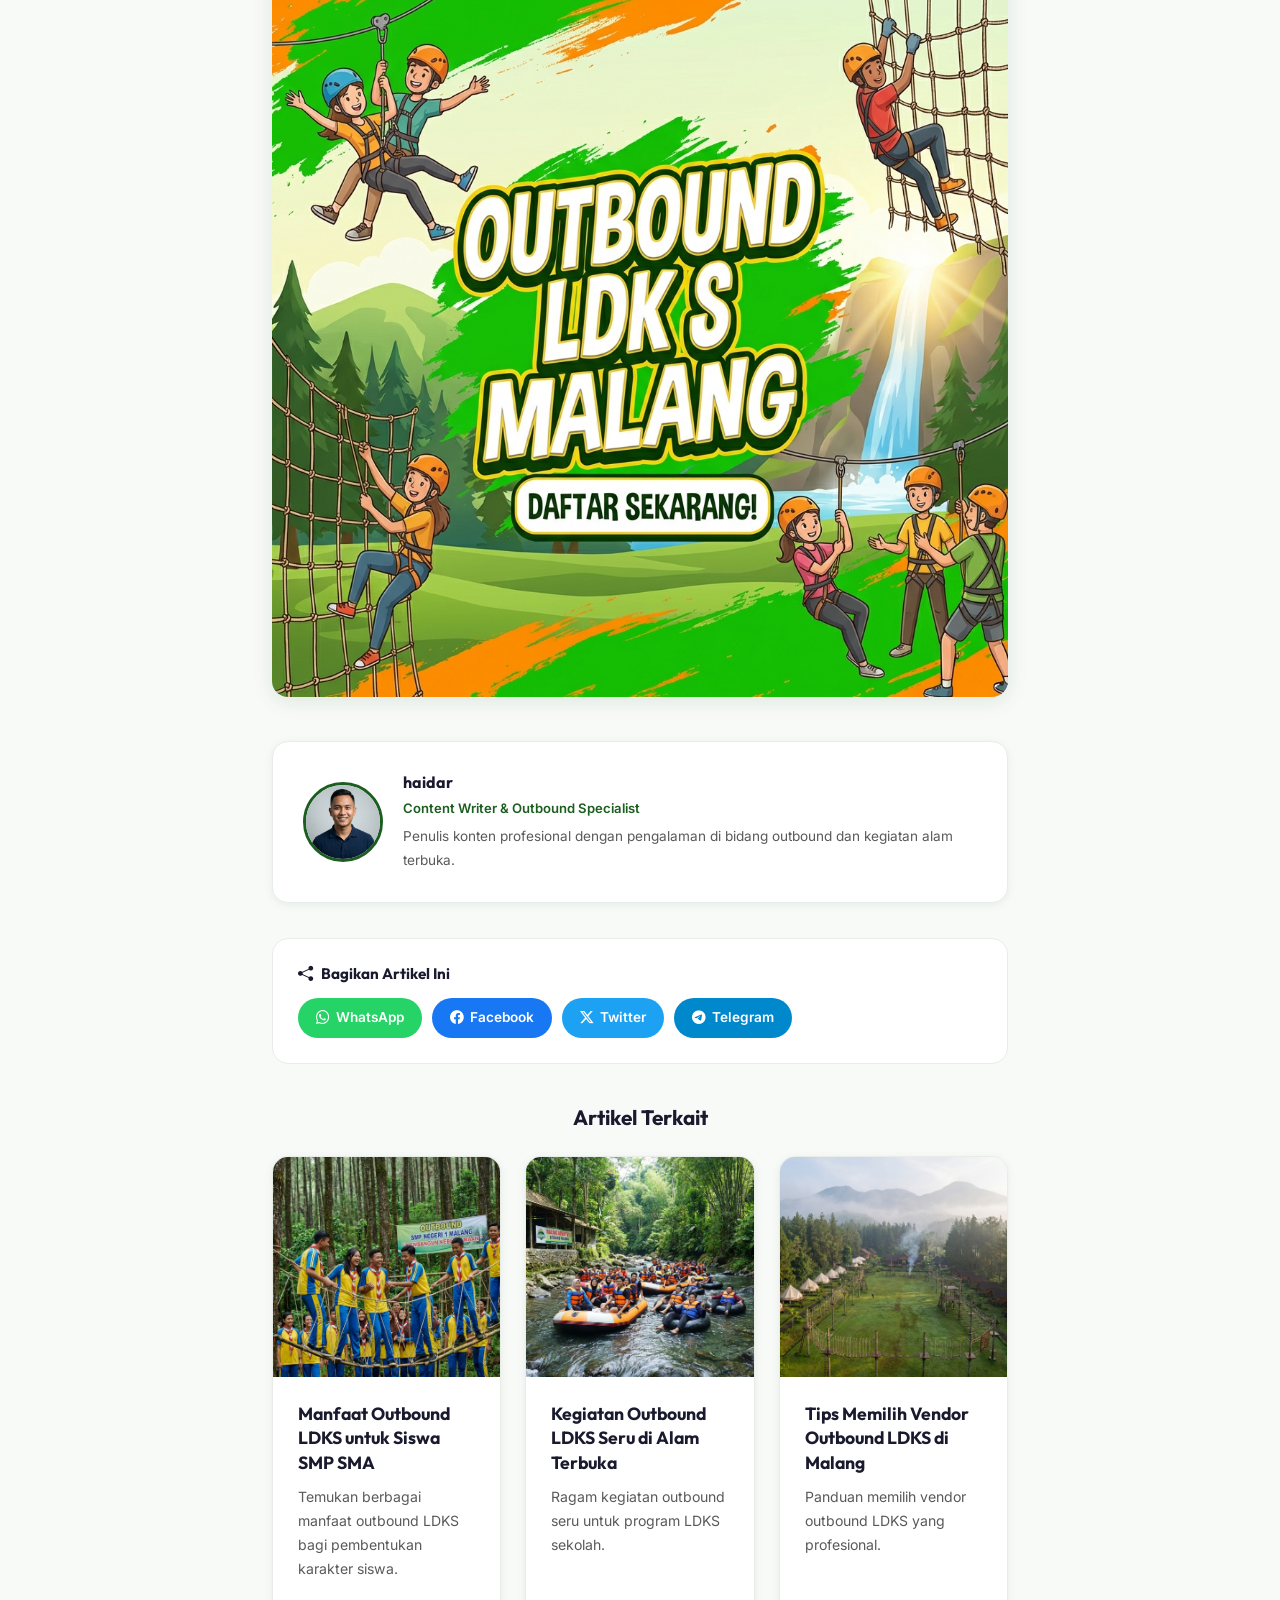
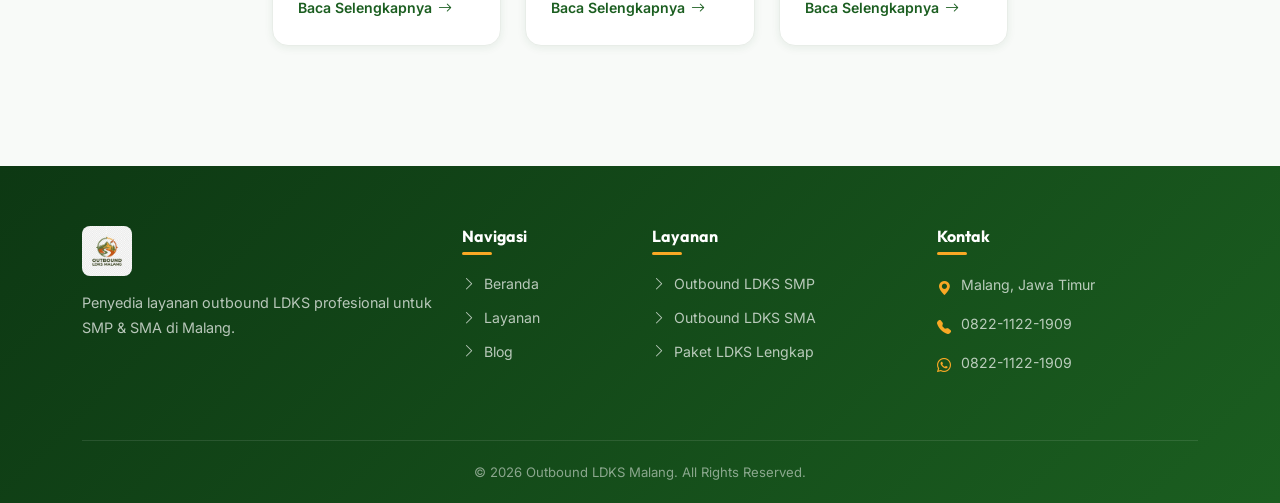
<file: pentingnya-ldks-dalam-membentuk-pemimpin-muda.html>
<!DOCTYPE html>
<html lang="id">

<head>
    <meta charset="UTF-8">
    <meta name="viewport" content="width=device-width, initial-scale=1.0, maximum-scale=5.0">
    <meta http-equiv="X-UA-Compatible" content="IE=edge">
    <title>Pentingnya LDKS dalam Membentuk Pemimpin Muda | Outbound LDKS Malang</title>
    <meta name="description"
        content="Pelajari peran penting LDKS dalam membentuk jiwa kepemimpinan generasi muda Indonesia. Dari komunikasi hingga pengambilan keputusan, LDKS mencetak pemimpin masa depan.">
    <meta name="keywords"
        content="pentingnya LDKS, membentuk pemimpin muda, kepemimpinan siswa, latihan dasar kepemimpinan, LDKS SMP SMA, pemimpin masa depan, leadership training siswa">
    <meta name="author" content="haidar">
    <meta name="robots" content="index, follow">
    <link rel="canonical" href="https://outboundldksmalang.com/pentingnya-ldks-dalam-membentuk-pemimpin-muda.html">
    <meta property="og:type" content="article">
    <meta property="og:title" content="Pentingnya LDKS dalam Membentuk Pemimpin Muda">
    <meta property="og:description"
        content="Peran penting LDKS dalam membentuk jiwa kepemimpinan generasi muda Indonesia.">
    <meta property="og:image" content="images/pemimpin-muda.png">
    <meta property="og:url" content="https://outboundldksmalang.com/pentingnya-ldks-dalam-membentuk-pemimpin-muda.html">
    <meta name="twitter:card" content="summary_large_image">
    <meta name="twitter:title" content="Pentingnya LDKS dalam Membentuk Pemimpin Muda">
    <meta name="twitter:image" content="images/pemimpin-muda.png">
    <link rel="icon" type="image/png" href="images/logo.png">
    <link rel="apple-touch-icon" href="images/logo.png">
    <link href="https://cdn.jsdelivr.net/npm/bootstrap@5.3.3/dist/css/bootstrap.min.css" rel="stylesheet">
    <link href="https://cdn.jsdelivr.net/npm/bootstrap-icons@1.11.3/font/bootstrap-icons.min.css" rel="stylesheet">
    <link href="style.css" rel="stylesheet">
    <script type="application/ld+json">
  {
    "@context": "https://schema.org",
    "@type": "Article",
    "headline": "Pentingnya LDKS dalam Membentuk Pemimpin Muda",
    "description": "Peran penting LDKS dalam membentuk jiwa kepemimpinan generasi muda Indonesia.",
    "image": "https://outboundldksmalang.com/images/pemimpin-muda.png",
    "author": {"@type": "Person", "name": "haidar"},
    "publisher": {"@type": "Organization", "name": "Outbound LDKS Malang", "logo": {"@type": "ImageObject", "url": "https://outboundldksmalang.com/images/logo.png"}},
    "datePublished": "2026-02-12",
    "dateModified": "2026-02-21"
  }
  </script>
</head>

<body>

    <nav class="navbar navbar-expand-lg fixed-top" id="mainNavbar">
        <div class="container">
            <a class="navbar-brand" href="index.html"><img src="images/logo.png" alt="Logo Outbound LDKS Malang"
                    width="45" height="45"><span>Outbound LDKS</span></a>
            <button class="navbar-toggler" type="button" data-bs-toggle="collapse" data-bs-target="#navbarNav"><span
                    class="navbar-toggler-icon"></span></button>
            <div class="collapse navbar-collapse" id="navbarNav">
                <ul class="navbar-nav ms-auto me-3">
                    <li class="nav-item"><a class="nav-link" href="index.html">Beranda</a></li>
                    <li class="nav-item"><a class="nav-link" href="index.html#layanan">Layanan</a></li>
                    <li class="nav-item"><a class="nav-link" href="index.html#galeri">Galeri</a></li>
                    <li class="nav-item"><a class="nav-link" href="index.html#testimoni">Testimoni</a></li>
                    <li class="nav-item"><a class="nav-link active" href="blog.html">Blog</a></li>
                </ul>
                <a href="https://wa.me/6282211221909?text=Halo%2C%20saya%20tertarik%20dengan%20paket%20outbound%20LDKS%20Malang"
                    class="btn-nav-wa" target="_blank" rel="noopener"><i class="bi bi-whatsapp"></i> Hubungi Kami</a>
            </div>
        </div>
    </nav>

    <section class="article-hero">
        <div class="container">
            <nav aria-label="breadcrumb">
                <ol class="breadcrumb">
                    <li class="breadcrumb-item"><a href="index.html">Beranda</a></li>
                    <li class="breadcrumb-item"><a href="blog.html">Blog</a></li>
                    <li class="breadcrumb-item active">Pentingnya LDKS</li>
                </ol>
            </nav>
            <h1>Pentingnya LDKS dalam Membentuk Pemimpin Muda Indonesia</h1>
            <div class="article-meta">
                <span><i class="bi bi-calendar3"></i> 12 Februari 2026</span>
                <span><i class="bi bi-person"></i> haidar</span>
                <span><i class="bi bi-clock"></i> 9 menit baca</span>
            </div>
        </div>
    </section>

    <section class="section-padding">
        <div class="container">
            <div class="row justify-content-center">
                <div class="col-lg-8">

                    <figure class="article-main-img">
                        <img src="images/pemimpin-muda.png"
                            alt="Siswa memberikan pidato kepemimpinan dalam kegiatan LDKS di Malang" loading="lazy">
                        <figcaption>Momen inspiratif saat siswa memberikan pidato kepemimpinan di hadapan peserta LDKS
                            lainnya</figcaption>
                    </figure>

                    <div class="toc-wrapper">
                        <div class="toc-header" id="tocToggle">
                            <h4><i class="bi bi-list-ul"></i> Daftar Isi</h4>
                            <i class="bi bi-chevron-up"></i>
                        </div>
                        <div class="toc-body" id="tocBody">
                            <ul class="toc-list" id="tocList"></ul>
                        </div>
                    </div>

                    <div class="article-content" id="articleContent">

                        <p><strong>Latihan Dasar Kepemimpinan Siswa (LDKS)</strong> merupakan salah satu program yang
                            paling penting dalam dunia pendidikan di Indonesia. Program ini bukan sekadar kegiatan
                            seremonial atau formalitas belaka, melainkan fondasi pembentukan karakter dan jiwa
                            kepemimpinan bagi generasi muda yang kelak akan menjadi pemimpin bangsa. Dalam era
                            globalisasi yang penuh tantangan ini, Indonesia membutuhkan pemimpin-pemimpin muda yang
                            tangguh, berintegritas, dan memiliki kemampuan memimpin yang terlatih sejak dini.</p>

                        <p>LDKS biasanya dilaksanakan sebagai bagian dari program kegiatan OSIS (Organisasi Siswa Intra
                            Sekolah) di tingkat SMP dan SMA. Melalui LDKS, siswa diperkenalkan dengan konsep
                            kepemimpinan dasar, etika organisasi, manajemen waktu, public speaking, dan berbagai
                            keterampilan esensial lainnya yang akan menjadi bekal berharga dalam perjalanan hidup mereka
                            ke depan. Mari kita telusuri lebih dalam mengapa LDKS begitu penting dan bagaimana program
                            ini berperan dalam mencetak pemimpin muda berkualitas.</p>

                        <h2 id="sejarah-ldks">Sejarah dan Perkembangan LDKS di Indonesia</h2>

                        <p>LDKS mulai dikenal secara luas di lingkungan sekolah-sekolah Indonesia sejak era 1990-an,
                            seiring dengan berkembangnya kesadaran tentang pentingnya pendidikan karakter di luar
                            kurikulum akademik formal. Awalnya, LDKS hanya berupa seminar dan pelatihan indoor sederhana
                            yang membahas tentang struktur organisasi dan tata kelola OSIS. Namun seiring waktu, format
                            LDKS berkembang menjadi lebih komprehensif dan dinamis.</p>

                        <p>Saat ini, LDKS modern menggabungkan berbagai metode pembelajaran termasuk outbound training,
                            simulasi kepemimpinan, workshop interaktif, dan studi kasus yang relevan dengan kehidupan
                            remaja. Perkembangan ini menunjukkan bahwa pendidikan kepemimpinan terus beradaptasi dengan
                            kebutuhan zaman dan karakteristik generasi baru yang lebih dinamis dan tech-savvy.</p>

                        <h2 id="tujuan-utama">Tujuan Utama LDKS yang Perlu Dipahami</h2>

                        <p>LDKS memiliki beberapa tujuan utama yang saling terkait dan mendukung satu sama lain.
                            Memahami tujuan-tujuan ini penting agar pelaksanaan LDKS bisa terarah dan memberikan hasil
                            yang maksimal bagi setiap peserta.</p>

                        <h3 id="membentuk-karakter">Membentuk Karakter Kepemimpinan</h3>

                        <p>Tujuan paling fundamental dari LDKS adalah membentuk karakter kepemimpinan pada diri setiap
                            siswa. Ini mencakup pengembangan sifat-sifat mulia seperti tanggung jawab, kejujuran,
                            keadilan, empati, dan keberanian untuk mengambil keputusan. Melalui berbagai kegiatan yang
                            dirancang secara khusus, siswa dilatih untuk menunjukkan kualitas-kualitas kepemimpinan ini
                            dalam situasi nyata, bukan hanya memahaminya secara teoritis di dalam kelas.</p>

                        <h3 id="meningkatkan-kemampuan">Meningkatkan Kemampuan Manajerial</h3>

                        <p>LDKS juga bertujuan untuk membekali siswa dengan kemampuan manajerial dasar yang diperlukan
                            dalam mengelola organisasi. Ini meliputi perencanaan program kerja, pengorganisasian
                            kegiatan, pelaksanaan program, dan evaluasi hasil. Kemampuan manajerial yang dipelajari
                            dalam konteks OSIS ini menjadi latihan awal yang sangat berharga sebelum siswa memasuki
                            dunia perkuliahan dan dunia kerja kelak.</p>

                        <blockquote>
                            "LDKS bukan sekadar pelatihan untuk pengurus OSIS, tetapi investasi jangka panjang dalam
                            pembentukan karakter generasi penerus bangsa. Setiap siswa yang mengikuti LDKS dengan
                            sungguh-sungguh akan menuai manfaatnya sepanjang hidup." — Pakar Pendidikan Karakter
                            Indonesia
                        </blockquote>

                        <div class="baca-juga">
                            <h5><i class="bi bi-bookmark-fill"></i> Baca Juga</h5>
                            <ul>
                                <li><a href="manfaat-outbound-ldks-untuk-siswa-smp-sma.html"><i
                                            class="bi bi-arrow-right-circle"></i> Manfaat Outbound LDKS untuk Siswa SMP
                                        SMA</a></li>
                                <li><a href="kegiatan-outbound-ldks-seru-di-alam-terbuka.html"><i
                                            class="bi bi-arrow-right-circle"></i> Kegiatan Outbound LDKS Seru di Alam
                                        Terbuka</a></li>
                            </ul>
                        </div>

                        <h2 id="aspek-kepemimpinan">Aspek-Aspek Kepemimpinan yang Dikembangkan melalui LDKS</h2>

                        <p>LDKS yang dirancang dengan baik akan menyentuh berbagai aspek kepemimpinan yang komprehensif.
                            Setiap aspek memiliki peran penting dalam membentuk sosok pemimpin yang utuh dan mampu
                            menghadapi berbagai tantangan di masa depan.</p>

                        <h3 id="public-speaking">Kemampuan Public Speaking dan Komunikasi</h3>

                        <p>Salah satu aspek kepemimpinan yang paling penting adalah kemampuan berkomunikasi di depan
                            umum. Dalam LDKS, siswa diberikan kesempatan untuk berlatih berbicara di depan audiens,
                            mempresentasikan ide, memimpin diskusi, dan menyampaikan pendapat secara argumentatif.
                            Latihan ini sangat berharga mengingat banyak orang dewasa sekalipun masih merasa kesulitan
                            dan gugup ketika harus berbicara di depan umum.</p>

                        <p>Kemampuan public speaking yang diasah sejak masa SMP dan SMA akan menjadi modal berharga
                            dalam karir masa depan. Pemimpin yang mampu berkomunikasi dengan baik akan lebih efektif
                            dalam menginspirasi, memotivasi, dan mengarahkan timnya untuk mencapai tujuan bersama.</p>

                        <h3 id="problem-solving">Kemampuan Problem Solving dan Pengambilan Keputusan</h3>

                        <p>LDKS melatih siswa untuk berpikir kritis dan mengambil keputusan secara cepat dan tepat.
                            Melalui simulasi dan studi kasus, siswa dihadapkan pada berbagai permasalahan yang harus
                            mereka pecahkan dengan sumber daya dan waktu yang terbatas. Proses ini mengasah kemampuan
                            analitis, kreativitas, dan keberanian untuk mengambil keputusan meskipun dalam
                            ketidakpastian.</p>

                        <p>Kemampuan problem solving yang dikembangkan melalui LDKS tidak hanya berguna dalam konteks
                            organisasi, tetapi juga dalam kehidupan akademik dan pribadi siswa. Siswa yang terbiasa
                            menganalisis masalah dan mencari solusi kreatif cenderung lebih mampu menghadapi berbagai
                            tantangan yang datang dalam kehidupan sehari-hari mereka.</p>

                        <figure class="article-img">
                            <img src="images/ldks-training.png"
                                alt="Siswa berdiskusi dalam kelompok saat sesi LDKS di alam terbuka" loading="lazy">
                            <figcaption>Diskusi kelompok intensif sebagai bagian dari pelatihan problem solving dalam
                                program LDKS</figcaption>
                        </figure>

                        <h2 id="peran-outbound">Peran Outbound dalam Meningkatkan Efektivitas LDKS</h2>

                        <p>Integrasi kegiatan outbound dalam program LDKS telah terbukti secara signifikan meningkatkan
                            efektivitas pelatihan kepemimpinan siswa. Outbound memberikan dimensi experiential learning
                            yang tidak bisa diperoleh dari metode pelatihan konvensional di dalam ruangan. Melalui
                            tantangan fisik dan permainan strategis di alam terbuka, siswa mendapatkan pengalaman
                            langsung yang jauh lebih berkesan dan bermakna.</p>

                        <p>Ketika siswa harus memimpin timnya menyelesaikan obstacle course atau merancang strategi
                            untuk memenangkan kompetisi antar kelompok, mereka secara tidak sadar mempraktikkan seluruh
                            teori kepemimpinan yang telah dipelajari dalam sesi indoor. Proses transfer pengetahuan dari
                            teori ke praktik ini terjadi secara alami dan efektif, membuat pembelajaran lebih mendalam
                            dan bertahan lama di ingatan peserta.</p>

                        <h2 id="dampak-jangka-panjang">Dampak Jangka Panjang LDKS bagi Generasi Muda</h2>

                        <p>Penelitian menunjukkan bahwa siswa yang aktif mengikuti LDKS dan kegiatan organisasi sekolah
                            memiliki peluang lebih besar untuk sukses di perguruan tinggi dan karir profesional. Soft
                            skill yang dikembangkan melalui LDKS — seperti kepemimpinan, komunikasi, kerja sama tim, dan
                            manajemen waktu — menjadi pembeda utama di dunia kerja modern dimana kemampuan teknis saja
                            tidak lagi cukup untuk meraih kesuksesan.</p>

                        <p>Banyak tokoh pemimpin Indonesia yang mengakui bahwa pengalaman mereka dalam organisasi siswa
                            dan kegiatan LDKS selama masa SMP dan SMA menjadi fondasi yang sangat kuat bagi karir
                            kepemimpinan mereka. Kebiasaan berorganisasi, kemampuan mengelola tim, dan ketahanan mental
                            yang terbentuk sejak masa remaja menjadi modal yang tak ternilai ketika mereka menghadapi
                            tantangan kepemimpinan yang lebih besar di kemudian hari.</p>

                        <h2 id="ldks-modern">LDKS Modern: Adaptasi dengan Kebutuhan Generasi Z</h2>

                        <p>Generasi Z yang tumbuh di era digital memiliki karakteristik dan kebutuhan yang berbeda dari
                            generasi sebelumnya. Program LDKS modern perlu beradaptasi dengan memadukan metode
                            konvensional dengan pendekatan yang lebih relevan bagi generasi digital native. Ini termasuk
                            penggunaan teknologi dalam proses pembelajaran, gamifikasi kegiatan, dan pembahasan isu-isu
                            kontemporer yang dekat dengan kehidupan remaja saat ini.</p>

                        <p>Selain itu, LDKS modern juga perlu membahas tentang kepemimpinan digital, literasi media
                            sosial, dan etika dalam dunia maya. Di era dimana setiap siswa memiliki platform digital
                            untuk menyuarakan pendapat, kemampuan memimpin opini publik secara bijak dan bertanggung
                            jawab menjadi keterampilan yang sangat penting dan harus mulai diajarkan sejak dini melalui
                            program LDKS yang progresif.</p>

                        <figure class="article-img">
                            <img src="images/outbound-sma.png"
                                alt="Kegiatan LDKS modern yang memadukan outbound dengan training indoor"
                                loading="lazy">
                            <figcaption>Kegiatan LDKS modern yang memadukan tantangan outbound dengan pelatihan
                                kepemimpinan intensif</figcaption>
                        </figure>

                        <div class="promo-img">
                            <a href="https://wa.me/6282211221909?text=Halo%2C%20saya%20ingin%20konsultasi%20program%20LDKS%20untuk%20sekolah%20kami"
                                target="_blank" rel="noopener">
                                <img src="images/promo-outbound.png" alt="Konsultasi Program LDKS Outbound Malang!"
                                    loading="lazy">
                            </a>
                        </div>

                        <h2 id="tips-pelaksanaan">Tips Melaksanakan LDKS yang Efektif dan Berkesan</h2>

                        <p>Agar LDKS memberikan dampak maksimal, ada beberapa tips yang perlu diperhatikan dalam
                            pelaksanaannya. Pertama, pastikan program LDKS memiliki tujuan yang jelas dan terukur.
                            Setiap kegiatan harus dikaitkan dengan kompetensi kepemimpinan yang ingin dicapai. Kedua,
                            gunakan metode pembelajaran yang variatif agar peserta tidak bosan, termasuk outbound,
                            diskusi kelompok, role playing, dan studi kasus.</p>

                        <p>Ketiga, libatkan trainer atau fasilitator yang berpengalaman dan memahami psikologi remaja.
                            Trainer yang baik mampu menciptakan suasana yang kondusif untuk pembelajaran sekaligus
                            menyenangkan bagi peserta. Keempat, sediakan waktu yang cukup untuk refleksi dan evaluasi di
                            setiap sesi agar peserta benar-benar bisa mengambil pelajaran dari setiap pengalaman yang
                            mereka lalui.</p>

                        <p>Kelima, dokumentasikan seluruh kegiatan LDKS dengan baik sebagai bahan evaluasi dan
                            portofolio kegiatan sekolah. Dokumentasi yang lengkap juga berguna sebagai motivasi bagi
                            calon peserta LDKS di tahun-tahun berikutnya. Terakhir, lakukan follow-up pasca kegiatan
                            untuk memastikan bahwa ilmu dan pengalaman yang didapat selama LDKS benar-benar diterapkan
                            dalam kehidupan berorganisasi di sekolah.</p>

                        <div class="faq-section">
                            <h2 id="faq">Pertanyaan yang Sering Diajukan (FAQ)</h2>
                            <div class="accordion faq-accordion" id="faqAccordion">
                                <div class="accordion-item">
                                    <h3 class="accordion-header">
                                        <button class="accordion-button" type="button" data-bs-toggle="collapse"
                                            data-bs-target="#faq1">Apakah LDKS wajib diikuti oleh semua siswa?</button>
                                    </h3>
                                    <div id="faq1" class="accordion-collapse collapse show"
                                        data-bs-parent="#faqAccordion">
                                        <div class="accordion-body">LDKS umumnya wajib diikuti oleh calon pengurus OSIS
                                            dan pengurus organisasi ekstrakurikuler. Namun, beberapa sekolah juga
                                            membuka kesempatan bagi siswa umum yang berminat untuk mengembangkan
                                            kemampuan kepemimpinan mereka.</div>
                                    </div>
                                </div>
                                <div class="accordion-item">
                                    <h3 class="accordion-header">
                                        <button class="accordion-button collapsed" type="button"
                                            data-bs-toggle="collapse" data-bs-target="#faq2">Berapa durasi ideal untuk
                                            kegiatan LDKS?</button>
                                    </h3>
                                    <div id="faq2" class="accordion-collapse collapse" data-bs-parent="#faqAccordion">
                                        <div class="accordion-body">Durasi ideal LDKS adalah 2-3 hari (1-2 malam).
                                            Durasi ini cukup untuk menyampaikan materi kepemimpinan secara komprehensif,
                                            melaksanakan kegiatan outbound, dan memberikan waktu yang cukup untuk
                                            refleksi dan evaluasi.</div>
                                    </div>
                                </div>
                                <div class="accordion-item">
                                    <h3 class="accordion-header">
                                        <button class="accordion-button collapsed" type="button"
                                            data-bs-toggle="collapse" data-bs-target="#faq3">Apa saja materi yang
                                            biasanya disampaikan dalam LDKS?</button>
                                    </h3>
                                    <div id="faq3" class="accordion-collapse collapse" data-bs-parent="#faqAccordion">
                                        <div class="accordion-body">Materi LDKS biasanya mencakup: dasar-dasar
                                            kepemimpinan, tata kelola organisasi, public speaking, manajemen waktu, team
                                            building, problem solving, komunikasi efektif, perencanaan program kerja,
                                            dan etika berorganisasi.</div>
                                    </div>
                                </div>
                                <div class="accordion-item">
                                    <h3 class="accordion-header">
                                        <button class="accordion-button collapsed" type="button"
                                            data-bs-toggle="collapse" data-bs-target="#faq4">Apakah komponen outbound
                                            penting dalam LDKS?</button>
                                    </h3>
                                    <div id="faq4" class="accordion-collapse collapse" data-bs-parent="#faqAccordion">
                                        <div class="accordion-body">Sangat penting! Outbound memberikan pengalaman
                                            belajar langsung (experiential learning) yang tidak bisa diperoleh dari
                                            metode ceramah. Melalui outbound, siswa bisa mempraktikkan teori
                                            kepemimpinan dalam situasi nyata yang menantang.</div>
                                    </div>
                                </div>
                                <div class="accordion-item">
                                    <h3 class="accordion-header">
                                        <button class="accordion-button collapsed" type="button"
                                            data-bs-toggle="collapse" data-bs-target="#faq5">Bagaimana mengukur
                                            keberhasilan program LDKS?</button>
                                    </h3>
                                    <div id="faq5" class="accordion-collapse collapse" data-bs-parent="#faqAccordion">
                                        <div class="accordion-body">Keberhasilan LDKS bisa diukur melalui: evaluasi
                                            peserta (pre-test dan post-test), observasi perubahan perilaku siswa pasca
                                            LDKS, kualitas program kerja yang disusun pengurus OSIS, dan feedback dari
                                            guru pembina dan siswa anggota.</div>
                                    </div>
                                </div>
                            </div>
                        </div>

                        <h2 id="kesimpulan">Kesimpulan</h2>

                        <p>LDKS memegang peran vital dalam membentuk pemimpin muda Indonesia yang berkualitas. Program
                            ini memberikan fondasi yang kokoh berupa karakter kepemimpinan, kemampuan manajerial,
                            keterampilan komunikasi, dan ketahanan mental yang akan terus bermanfaat sepanjang hidup
                            peserta. Dengan integrasi kegiatan outbound, LDKS menjadi semakin efektif karena memberikan
                            pengalaman belajar yang komprehensif dan berkesan.</p>

                        <p>Investasi dalam program LDKS yang berkualitas adalah investasi dalam masa depan bangsa.
                            Setiap sekolah hendaknya memberikan perhatian serius terhadap pelaksanaan LDKS dan
                            memastikan program ini berjalan secara optimal dengan dukungan trainer profesional dan
                            fasilitas yang memadai.</p>

                        <p>Ingin menyelenggarakan LDKS yang luar biasa untuk sekolah Anda? <a
                                href="https://wa.me/6282211221909?text=Halo%2C%20saya%20ingin%20konsultasi%20program%20LDKS%20lengkap%20dengan%20outbound"
                                target="_blank" rel="noopener"><strong>Hubungi kami sekarang</strong></a> untuk
                            konsultasi dan penawaran terbaik!</p>

                        <div class="promo-img">
                            <a href="https://wa.me/6282211221909?text=Halo%2C%20saya%20ingin%20booking%20LDKS%20outbound"
                                target="_blank" rel="noopener">
                                <img src="images/promo-outbound.png"
                                    alt="Booking Program LDKS Outbound Malang - Hubungi Kami!" loading="lazy">
                            </a>
                        </div>

                    </div>

                    <div class="author-profile">
                        <img src="images/author-haidar.png" alt="Foto penulis haidar" loading="lazy">
                        <div class="author-info">
                            <h5>haidar</h5>
                            <p class="author-role">Content Writer & Outbound Specialist</p>
                            <p>Penulis konten profesional dengan pengalaman di bidang outbound dan kegiatan alam
                                terbuka.</p>
                        </div>
                    </div>

                    <div class="share-section">
                        <h5><i class="bi bi-share-fill"></i> Bagikan Artikel Ini</h5>
                        <div class="share-buttons" id="shareButtons">
                            <a href="#" class="share-btn wa" data-platform="whatsapp"><i class="bi bi-whatsapp"></i>
                                WhatsApp</a>
                            <a href="#" class="share-btn fb" data-platform="facebook"><i class="bi bi-facebook"></i>
                                Facebook</a>
                            <a href="#" class="share-btn tw" data-platform="twitter"><i class="bi bi-twitter-x"></i>
                                Twitter</a>
                            <a href="#" class="share-btn tg" data-platform="telegram"><i class="bi bi-telegram"></i>
                                Telegram</a>
                        </div>
                    </div>

                    <div class="related-articles">
                        <h3>Artikel Terkait</h3>
                        <div class="row g-4">
                            <div class="col-md-4">
                                <div class="blog-card">
                                    <div class="blog-card-img"><img src="images/outbound-smp.png"
                                            alt="Manfaat Outbound LDKS" loading="lazy"></div>
                                    <div class="blog-card-body">
                                        <h4><a href="manfaat-outbound-ldks-untuk-siswa-smp-sma.html">Manfaat Outbound
                                                LDKS untuk Siswa SMP SMA</a></h4>
                                        <p>Temukan berbagai manfaat outbound LDKS bagi pembentukan karakter siswa.</p>
                                        <a href="manfaat-outbound-ldks-untuk-siswa-smp-sma.html" class="btn-read">Baca
                                            Selengkapnya <i class="bi bi-arrow-right"></i></a>
                                    </div>
                                </div>
                            </div>
                            <div class="col-md-4">
                                <div class="blog-card">
                                    <div class="blog-card-img"><img src="images/gallery-rafting.png"
                                            alt="Kegiatan Outbound Seru" loading="lazy"></div>
                                    <div class="blog-card-body">
                                        <h4><a href="kegiatan-outbound-ldks-seru-di-alam-terbuka.html">Kegiatan Outbound
                                                LDKS Seru di Alam Terbuka</a></h4>
                                        <p>Ragam kegiatan outbound seru untuk program LDKS sekolah.</p>
                                        <a href="kegiatan-outbound-ldks-seru-di-alam-terbuka.html" class="btn-read">Baca
                                            Selengkapnya <i class="bi bi-arrow-right"></i></a>
                                    </div>
                                </div>
                            </div>
                            <div class="col-md-4">
                                <div class="blog-card">
                                    <div class="blog-card-img"><img src="images/lokasi-outbound.png"
                                            alt="Tips Memilih Vendor" loading="lazy"></div>
                                    <div class="blog-card-body">
                                        <h4><a href="tips-memilih-vendor-outbound-ldks-di-malang.html">Tips Memilih
                                                Vendor Outbound LDKS di Malang</a></h4>
                                        <p>Panduan memilih vendor outbound LDKS yang profesional.</p>
                                        <a href="tips-memilih-vendor-outbound-ldks-di-malang.html" class="btn-read">Baca
                                            Selengkapnya <i class="bi bi-arrow-right"></i></a>
                                    </div>
                                </div>
                            </div>
                        </div>
                    </div>

                </div>
            </div>
        </div>
    </section>

    <footer class="footer">
        <div class="container">
            <div class="row g-4">
                <div class="col-lg-4 col-md-6">
                    <div class="footer-brand"><img src="images/logo.png" alt="Logo" width="50" height="50">
                        <p>Penyedia layanan outbound LDKS profesional untuk SMP & SMA di Malang.</p>
                    </div>
                </div>
                <div class="col-lg-2 col-md-6">
                    <h5>Navigasi</h5>
                    <ul class="footer-links">
                        <li><a href="index.html"><i class="bi bi-chevron-right"></i> Beranda</a></li>
                        <li><a href="index.html#layanan"><i class="bi bi-chevron-right"></i> Layanan</a></li>
                        <li><a href="blog.html"><i class="bi bi-chevron-right"></i> Blog</a></li>
                    </ul>
                </div>
                <div class="col-lg-3 col-md-6">
                    <h5>Layanan</h5>
                    <ul class="footer-links">
                        <li><a href="index.html#layanan"><i class="bi bi-chevron-right"></i> Outbound LDKS SMP</a></li>
                        <li><a href="index.html#layanan"><i class="bi bi-chevron-right"></i> Outbound LDKS SMA</a></li>
                        <li><a href="index.html#layanan"><i class="bi bi-chevron-right"></i> Paket LDKS Lengkap</a></li>
                    </ul>
                </div>
                <div class="col-lg-3 col-md-6">
                    <h5>Kontak</h5>
                    <ul class="footer-contact list-unstyled">
                        <li><i class="bi bi-geo-alt-fill"></i> Malang, Jawa Timur</li>
                        <li><i class="bi bi-telephone-fill"></i> 0822-1122-1909</li>
                        <li><i class="bi bi-whatsapp"></i> 0822-1122-1909</li>
                    </ul>
                </div>
            </div>
            <div class="footer-bottom">
                <p>&copy; 2026 Outbound LDKS Malang. All Rights Reserved.</p>
            </div>
        </div>
    </footer>

    <a href="https://wa.me/6282211221909?text=Halo%2C%20saya%20tertarik%20dengan%20outbound%20LDKS%20Malang"
        class="floating-wa" target="_blank" rel="noopener" aria-label="Chat WhatsApp"><i class="bi bi-whatsapp"></i></a>
    <button class="scroll-top" id="scrollTop" aria-label="Kembali ke atas"><i class="bi bi-chevron-up"></i></button>

    <script src="https://cdn.jsdelivr.net/npm/bootstrap@5.3.3/dist/js/bootstrap.bundle.min.js"></script>
    <script>
        window.addEventListener('scroll', function () { document.getElementById('mainNavbar').classList.toggle('scrolled', window.scrollY > 50) });
        const scrollTopBtn = document.getElementById('scrollTop');
        window.addEventListener('scroll', function () { scrollTopBtn.classList.toggle('show', window.scrollY > 300) });
        scrollTopBtn.addEventListener('click', function () { window.scrollTo({ top: 0, behavior: 'smooth' }) });
        (function () { const a = document.getElementById('articleContent'), t = document.getElementById('tocList'), h = a.querySelectorAll('h2,h3'); h.forEach(function (e, i) { if (!e.id) e.id = 'heading-' + i; const l = document.createElement('li'); l.className = e.tagName === 'H3' ? 'toc-h3' : 'toc-h2'; const ic = e.tagName === 'H3' ? 'bi-dash' : 'bi-chevron-right'; l.innerHTML = '<a href="#' + e.id + '"><i class="bi ' + ic + '"></i> ' + e.textContent + '</a>'; t.appendChild(l) }); const tg = document.getElementById('tocToggle'), tb = document.getElementById('tocBody'); tg.addEventListener('click', function () { tg.classList.toggle('collapsed'); tb.style.display = tb.style.display === 'none' ? 'block' : 'none' }); t.querySelectorAll('a').forEach(function (l) { l.addEventListener('click', function (e) { e.preventDefault(); const ta = document.querySelector(this.getAttribute('href')); if (ta) window.scrollTo({ top: ta.offsetTop - 90, behavior: 'smooth' }) }) }) })();
        (function () { const u = encodeURIComponent(window.location.href), ti = encodeURIComponent(document.title); document.querySelectorAll('.share-btn').forEach(function (b) { b.addEventListener('click', function (e) { e.preventDefault(); let s = ''; switch (this.dataset.platform) { case 'whatsapp': s = 'https://wa.me/?text=' + ti + '%20' + u; break; case 'facebook': s = 'https://www.facebook.com/sharer/sharer.php?u=' + u; break; case 'twitter': s = 'https://twitter.com/intent/tweet?url=' + u + '&text=' + ti; break; case 'telegram': s = 'https://t.me/share/url?url=' + u + '&text=' + ti; break }window.open(s, '_blank', 'width=600,height=400') }) }) })();
    </script>
</body>

</html>
</file>
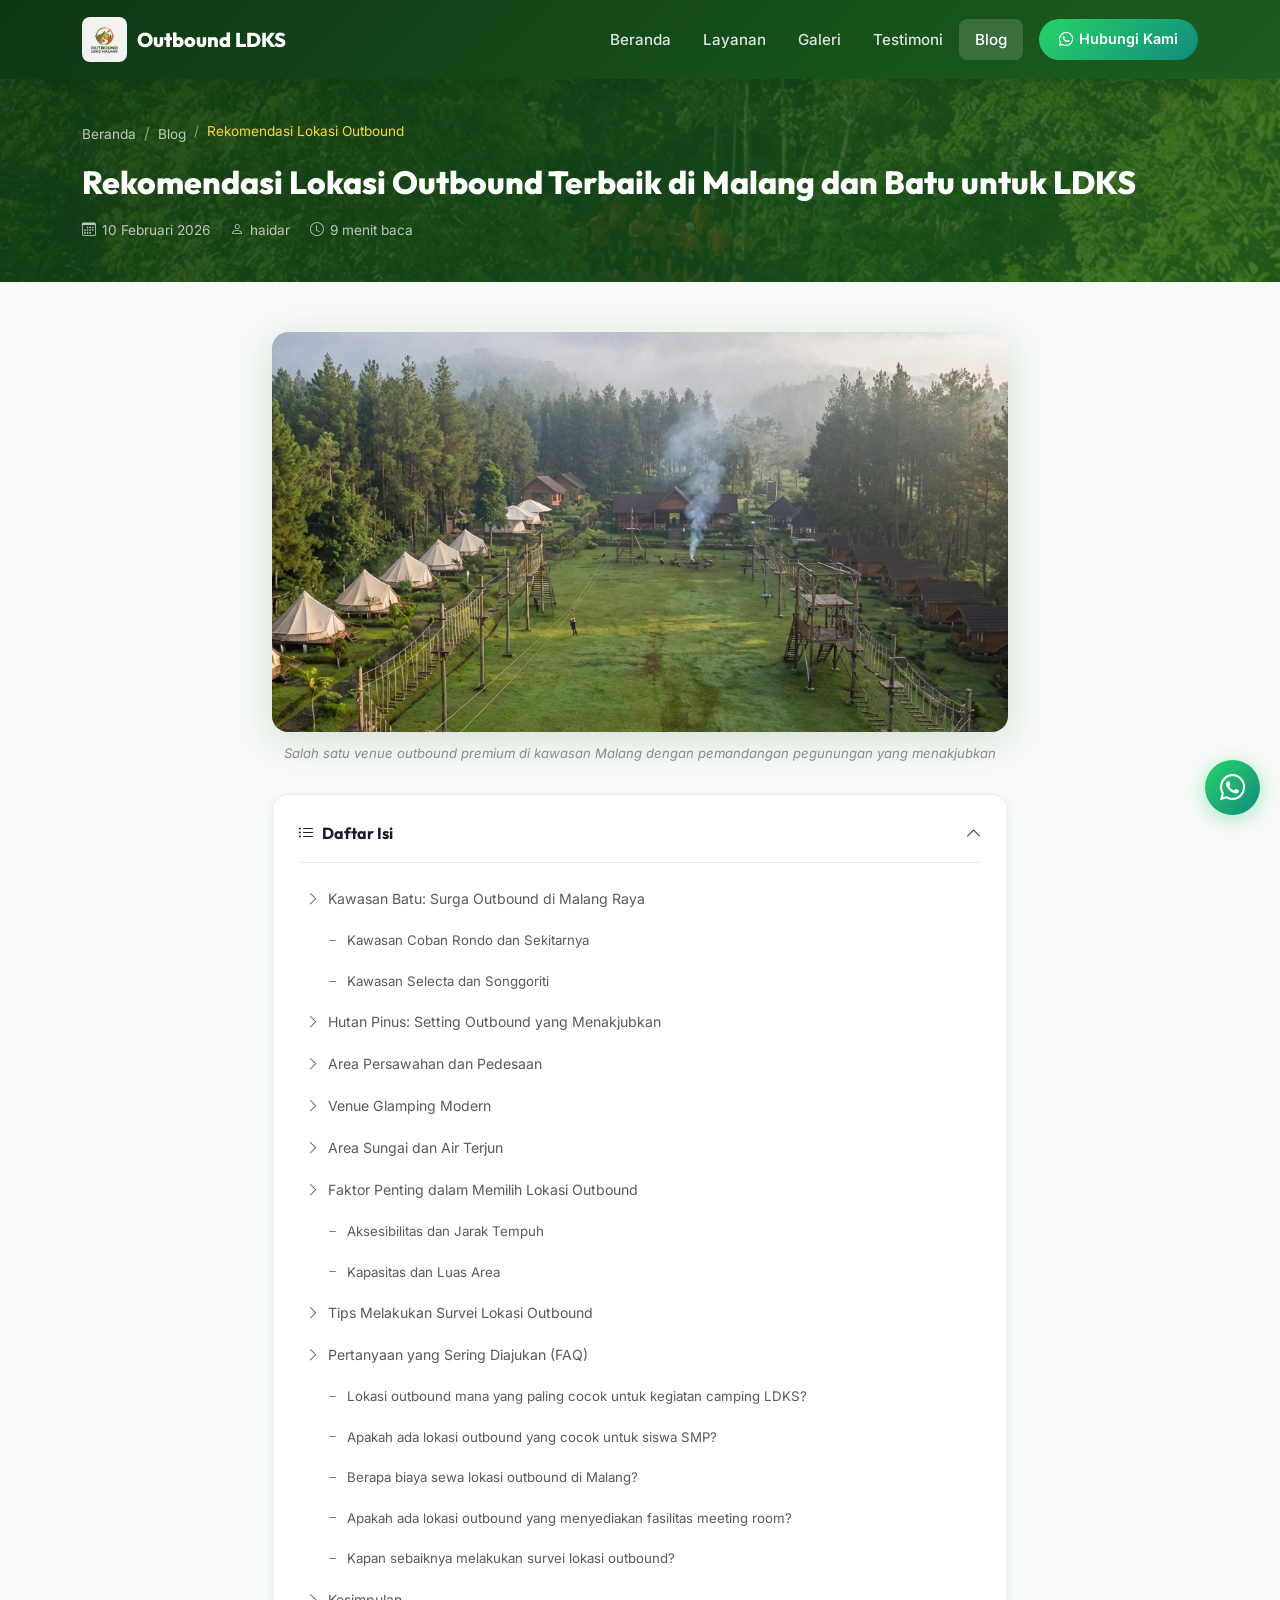
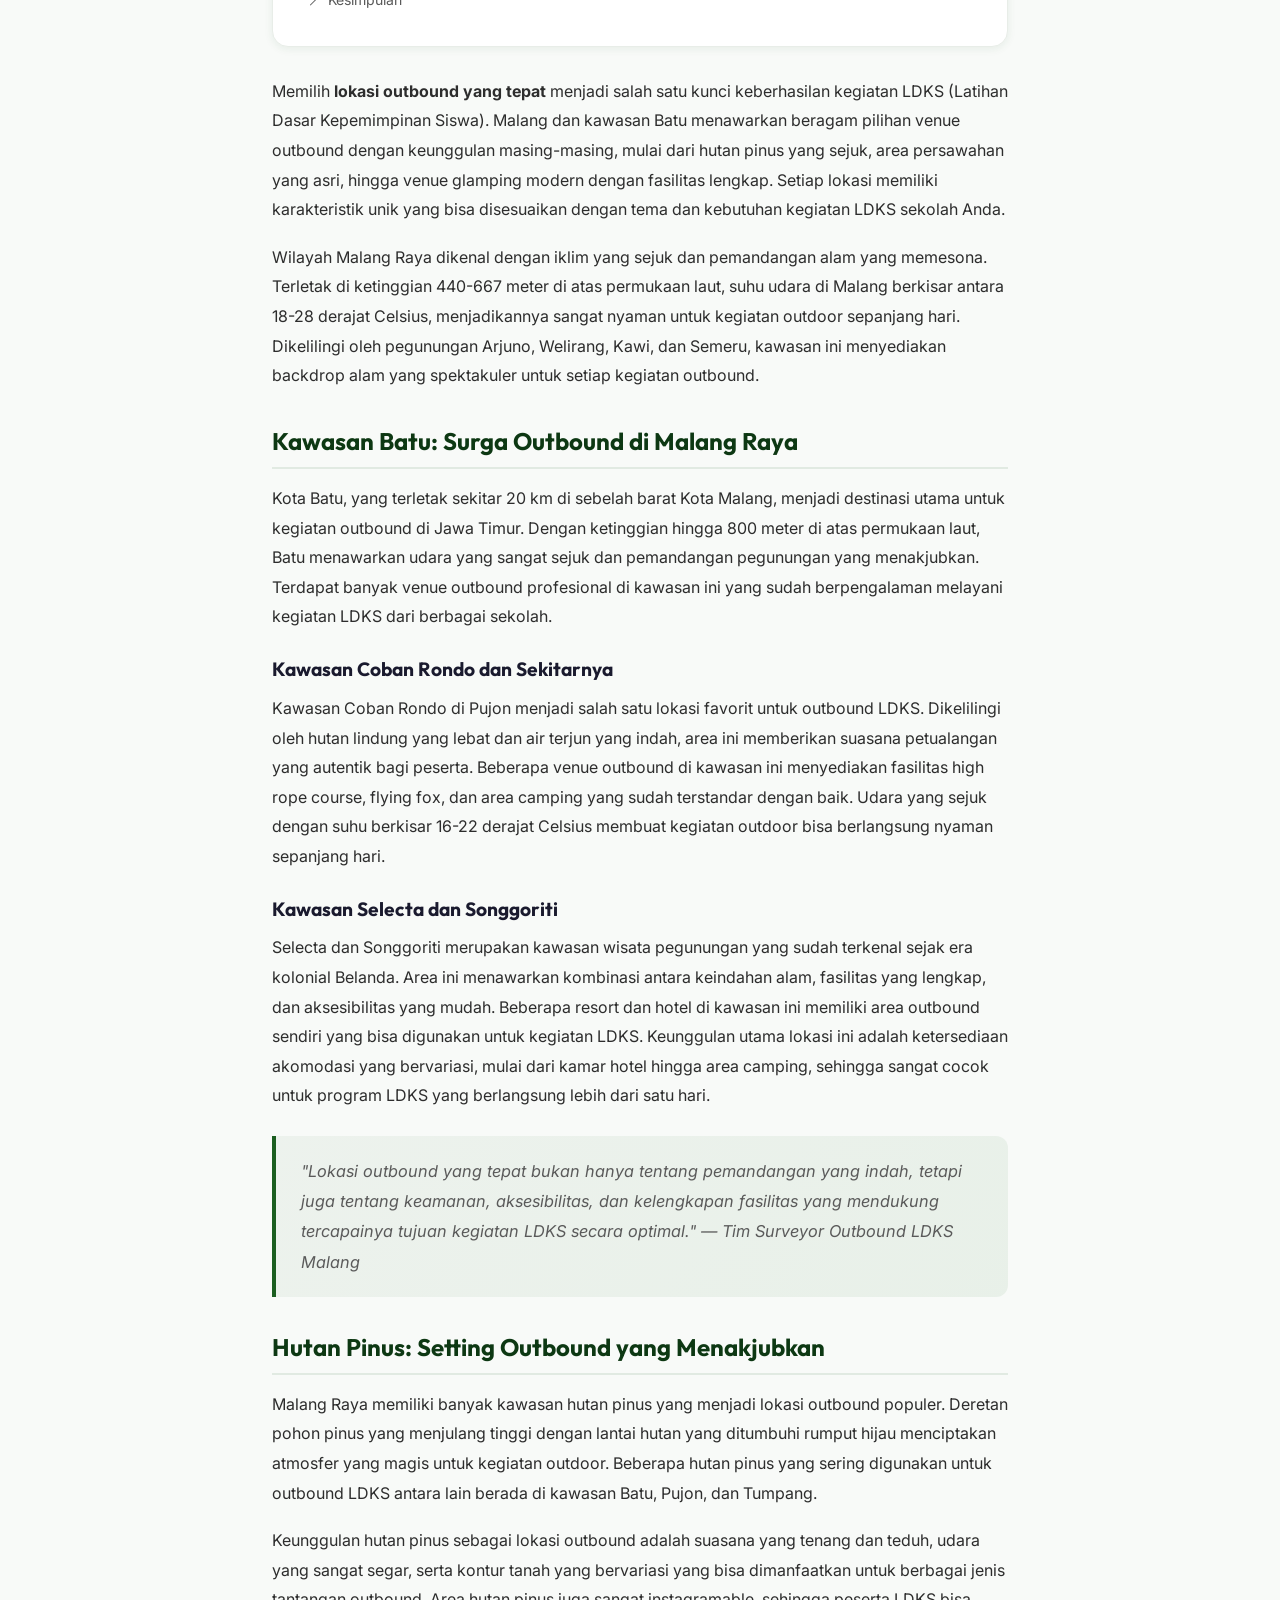
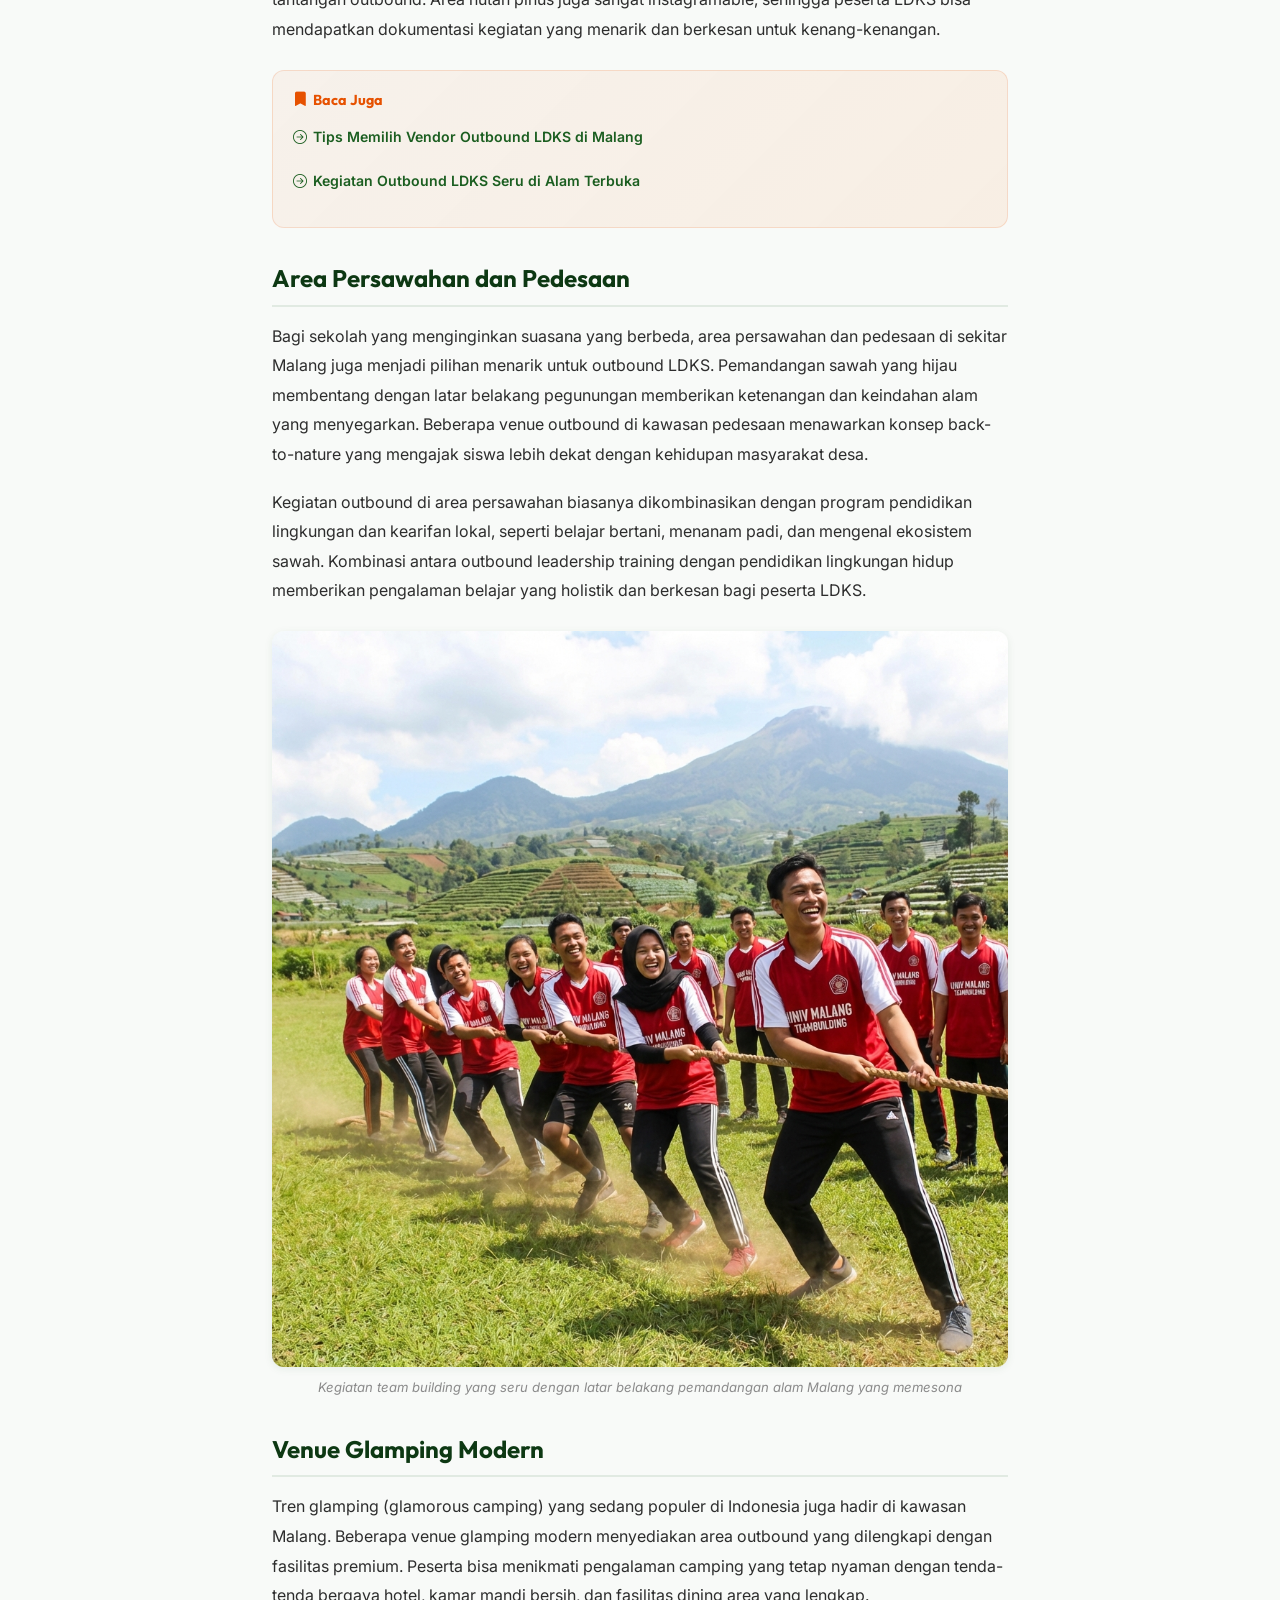
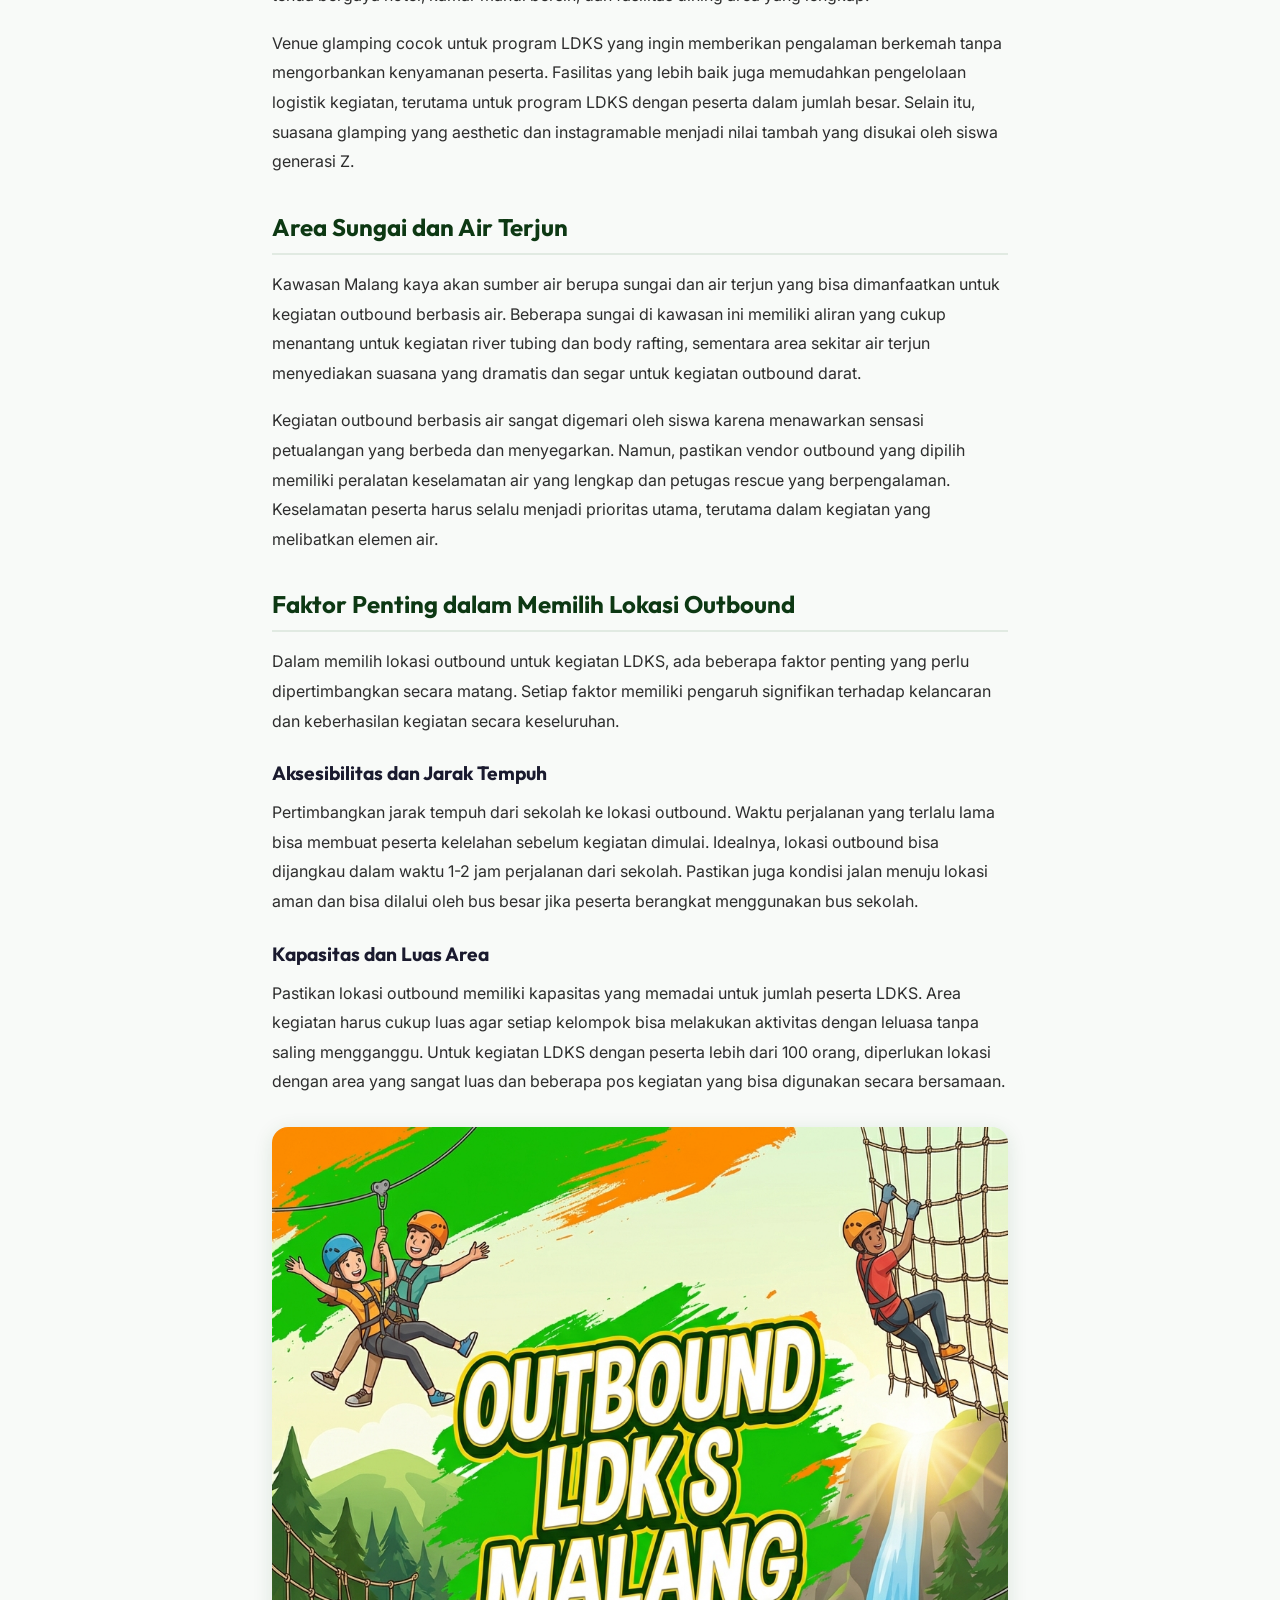
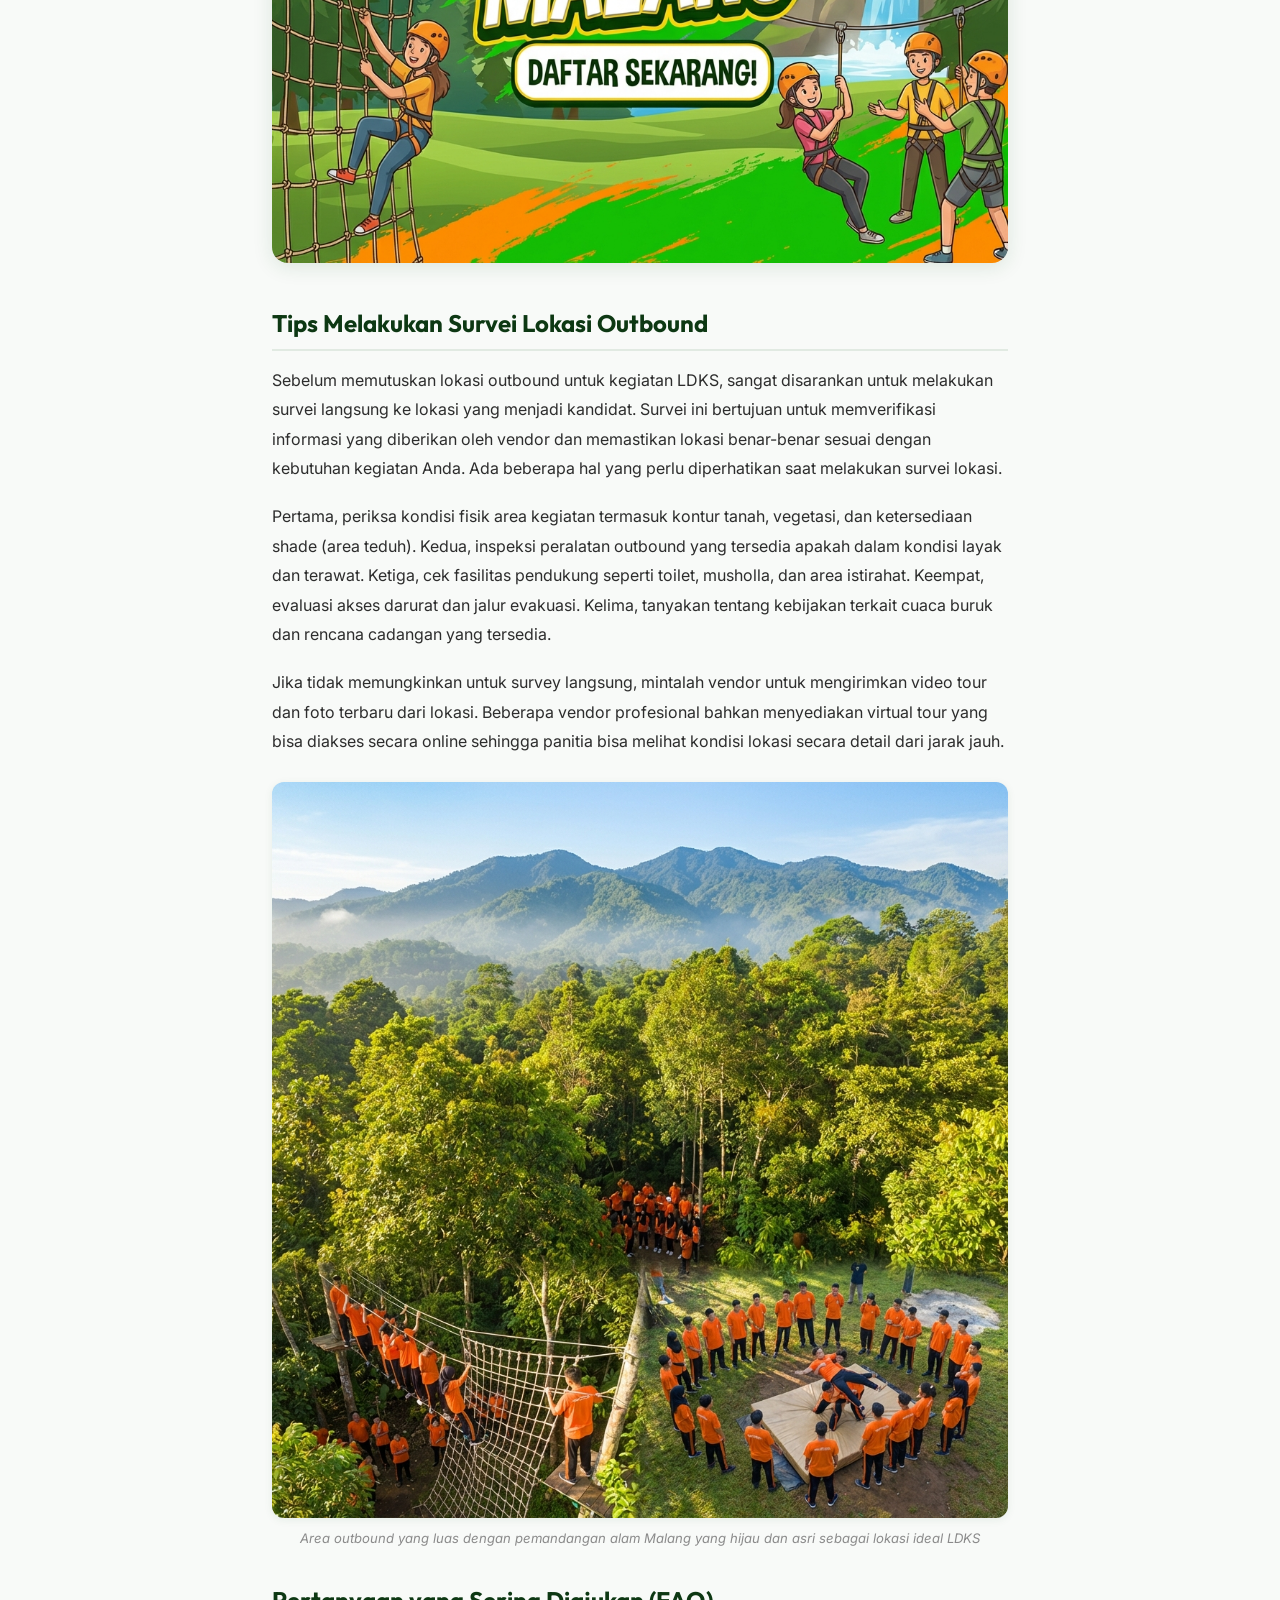
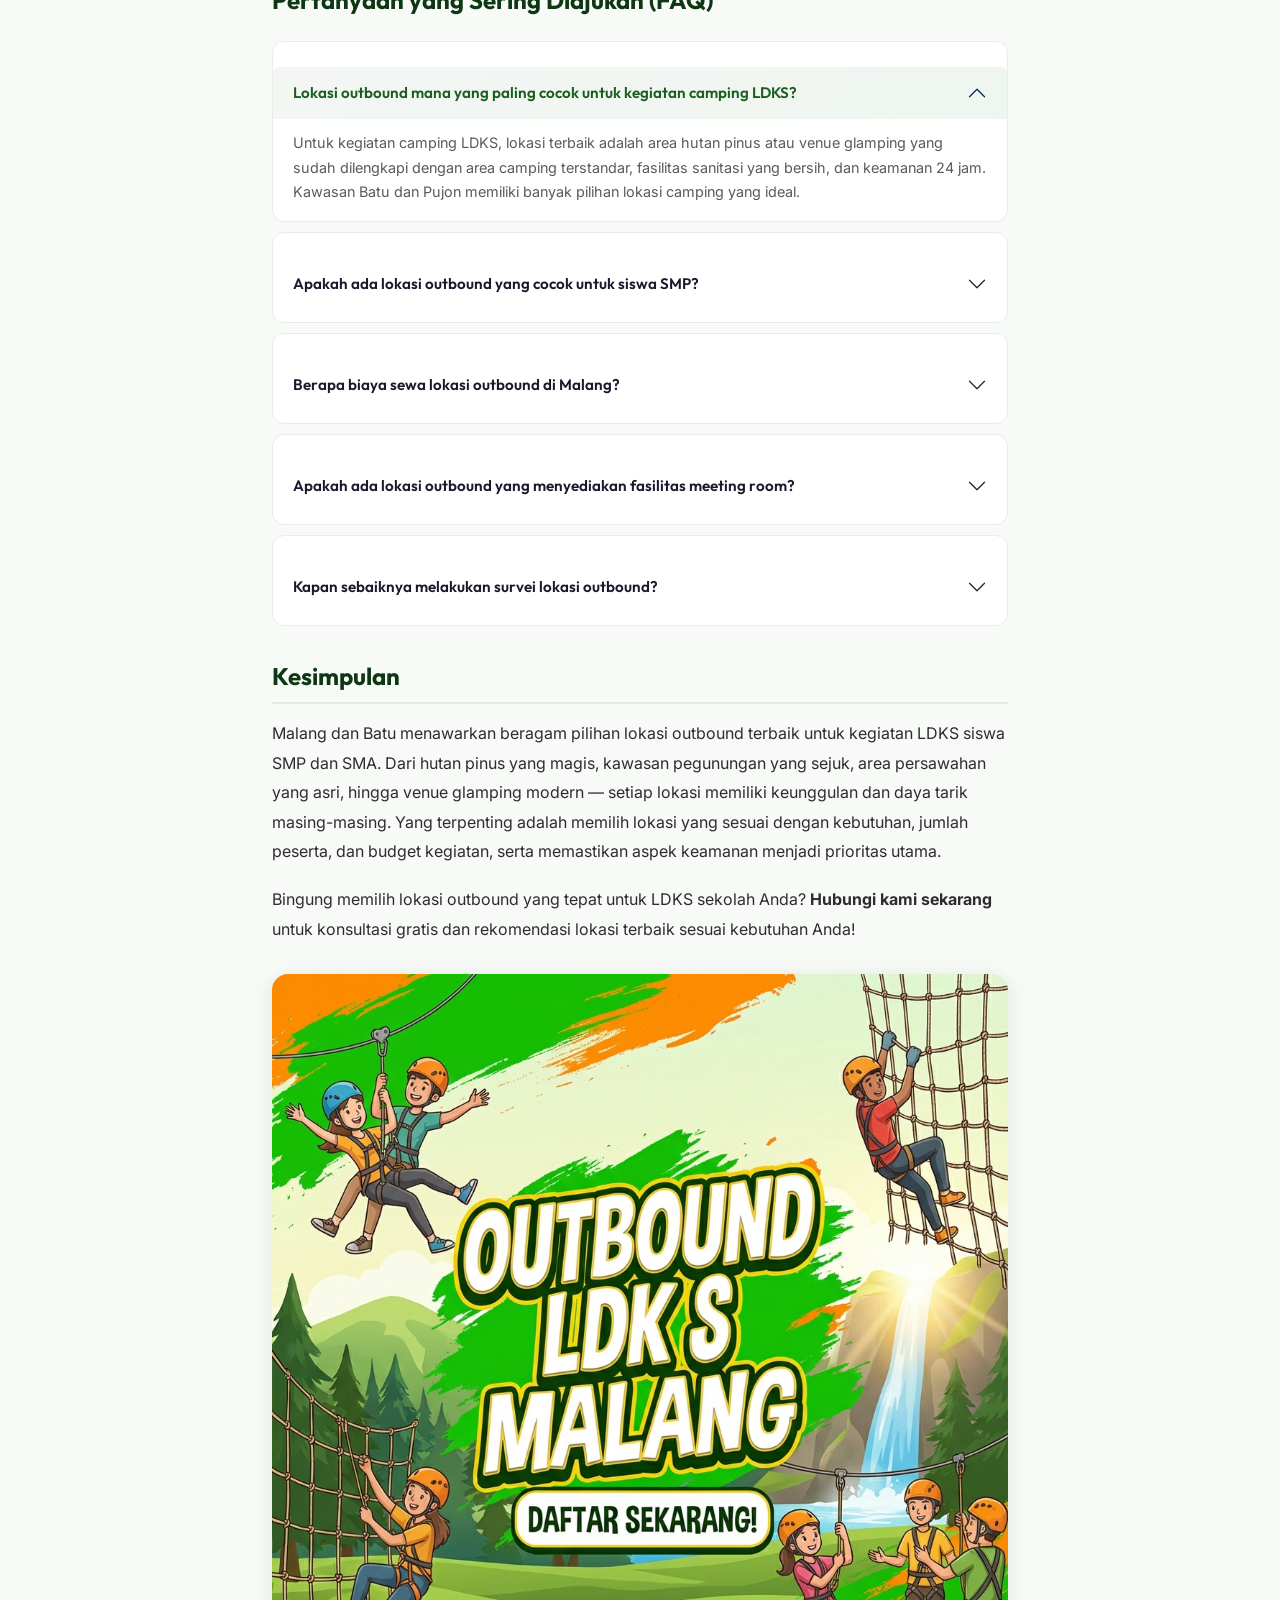
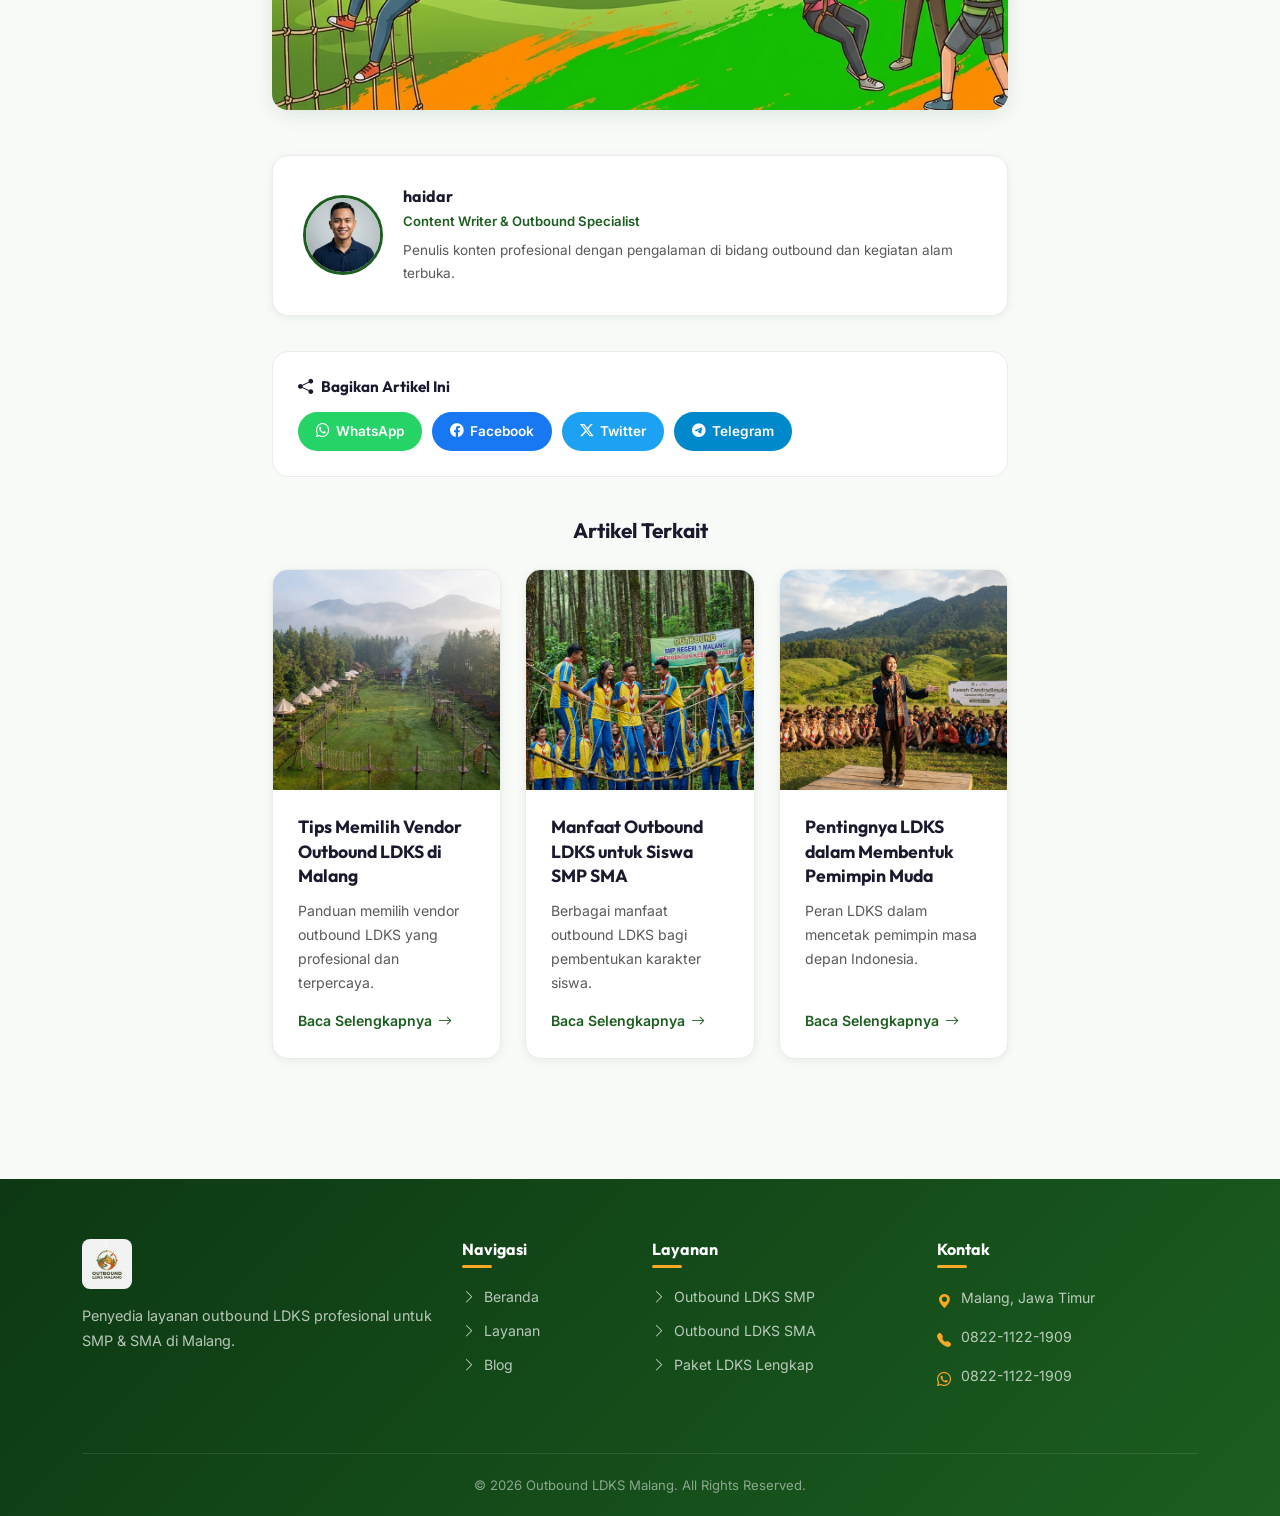
<file: rekomendasi-lokasi-outbound-terbaik-di-malang.html>
<!DOCTYPE html>
<html lang="id">

<head>
    <meta charset="UTF-8">
    <meta name="viewport" content="width=device-width, initial-scale=1.0, maximum-scale=5.0">
    <meta http-equiv="X-UA-Compatible" content="IE=edge">
    <title>Rekomendasi Lokasi Outbound Terbaik di Malang | Outbound LDKS Malang</title>
    <meta name="description"
        content="Daftar rekomendasi lokasi outbound terbaik di Malang dan Batu untuk kegiatan LDKS siswa SMP SMA. Venue outbound dengan pemandangan indah dan fasilitas lengkap.">
    <meta name="keywords"
        content="lokasi outbound Malang, tempat outbound Batu, venue outbound LDKS, lokasi outbound terbaik, outbound alam Malang, tempat LDKS Malang">
    <meta name="author" content="haidar">
    <meta name="robots" content="index, follow">
    <link rel="canonical" href="https://outboundldksmalang.com/rekomendasi-lokasi-outbound-terbaik-di-malang.html">
    <meta property="og:type" content="article">
    <meta property="og:title" content="Rekomendasi Lokasi Outbound Terbaik di Malang">
    <meta property="og:description" content="Daftar rekomendasi lokasi outbound terbaik di Malang dan Batu.">
    <meta property="og:image" content="images/lokasi-outbound.png">
    <meta property="og:url" content="https://outboundldksmalang.com/rekomendasi-lokasi-outbound-terbaik-di-malang.html">
    <meta name="twitter:card" content="summary_large_image">
    <meta name="twitter:title" content="Rekomendasi Lokasi Outbound Terbaik di Malang">
    <meta name="twitter:image" content="images/lokasi-outbound.png">
    <link rel="icon" type="image/png" href="images/logo.png">
    <link rel="apple-touch-icon" href="images/logo.png">
    <link href="https://cdn.jsdelivr.net/npm/bootstrap@5.3.3/dist/css/bootstrap.min.css" rel="stylesheet">
    <link href="https://cdn.jsdelivr.net/npm/bootstrap-icons@1.11.3/font/bootstrap-icons.min.css" rel="stylesheet">
    <link href="style.css" rel="stylesheet">
    <script type="application/ld+json">
  {
    "@context": "https://schema.org",
    "@type": "Article",
    "headline": "Rekomendasi Lokasi Outbound Terbaik di Malang",
    "description": "Daftar rekomendasi lokasi outbound terbaik di Malang dan Batu.",
    "image": "https://outboundldksmalang.com/images/lokasi-outbound.png",
    "author": {"@type": "Person", "name": "haidar"},
    "publisher": {"@type": "Organization", "name": "Outbound LDKS Malang", "logo": {"@type": "ImageObject", "url": "https://outboundldksmalang.com/images/logo.png"}},
    "datePublished": "2026-02-10",
    "dateModified": "2026-02-21"
  }
  </script>
</head>

<body>

    <nav class="navbar navbar-expand-lg fixed-top" id="mainNavbar">
        <div class="container">
            <a class="navbar-brand" href="index.html"><img src="images/logo.png" alt="Logo Outbound LDKS Malang"
                    width="45" height="45"><span>Outbound LDKS</span></a>
            <button class="navbar-toggler" type="button" data-bs-toggle="collapse" data-bs-target="#navbarNav"><span
                    class="navbar-toggler-icon"></span></button>
            <div class="collapse navbar-collapse" id="navbarNav">
                <ul class="navbar-nav ms-auto me-3">
                    <li class="nav-item"><a class="nav-link" href="index.html">Beranda</a></li>
                    <li class="nav-item"><a class="nav-link" href="index.html#layanan">Layanan</a></li>
                    <li class="nav-item"><a class="nav-link" href="index.html#galeri">Galeri</a></li>
                    <li class="nav-item"><a class="nav-link" href="index.html#testimoni">Testimoni</a></li>
                    <li class="nav-item"><a class="nav-link active" href="blog.html">Blog</a></li>
                </ul>
                <a href="https://wa.me/6282211221909?text=Halo%2C%20saya%20tertarik%20dengan%20paket%20outbound%20LDKS%20Malang"
                    class="btn-nav-wa" target="_blank" rel="noopener"><i class="bi bi-whatsapp"></i> Hubungi Kami</a>
            </div>
        </div>
    </nav>

    <section class="article-hero">
        <div class="container">
            <nav aria-label="breadcrumb">
                <ol class="breadcrumb">
                    <li class="breadcrumb-item"><a href="index.html">Beranda</a></li>
                    <li class="breadcrumb-item"><a href="blog.html">Blog</a></li>
                    <li class="breadcrumb-item active">Rekomendasi Lokasi Outbound</li>
                </ol>
            </nav>
            <h1>Rekomendasi Lokasi Outbound Terbaik di Malang dan Batu untuk LDKS</h1>
            <div class="article-meta">
                <span><i class="bi bi-calendar3"></i> 10 Februari 2026</span>
                <span><i class="bi bi-person"></i> haidar</span>
                <span><i class="bi bi-clock"></i> 9 menit baca</span>
            </div>
        </div>
    </section>

    <section class="section-padding">
        <div class="container">
            <div class="row justify-content-center">
                <div class="col-lg-8">

                    <figure class="article-main-img">
                        <img src="images/lokasi-outbound.png"
                            alt="Venue outbound terbaik di Malang dengan pemandangan pegunungan dan fasilitas lengkap"
                            loading="lazy">
                        <figcaption>Salah satu venue outbound premium di kawasan Malang dengan pemandangan pegunungan
                            yang menakjubkan</figcaption>
                    </figure>

                    <div class="toc-wrapper">
                        <div class="toc-header" id="tocToggle">
                            <h4><i class="bi bi-list-ul"></i> Daftar Isi</h4>
                            <i class="bi bi-chevron-up"></i>
                        </div>
                        <div class="toc-body" id="tocBody">
                            <ul class="toc-list" id="tocList"></ul>
                        </div>
                    </div>

                    <div class="article-content" id="articleContent">

                        <p>Memilih <strong>lokasi outbound yang tepat</strong> menjadi salah satu kunci keberhasilan
                            kegiatan LDKS (Latihan Dasar Kepemimpinan Siswa). Malang dan kawasan Batu menawarkan beragam
                            pilihan venue outbound dengan keunggulan masing-masing, mulai dari hutan pinus yang sejuk,
                            area persawahan yang asri, hingga venue glamping modern dengan fasilitas lengkap. Setiap
                            lokasi memiliki karakteristik unik yang bisa disesuaikan dengan tema dan kebutuhan kegiatan
                            LDKS sekolah Anda.</p>

                        <p>Wilayah Malang Raya dikenal dengan iklim yang sejuk dan pemandangan alam yang memesona.
                            Terletak di ketinggian 440-667 meter di atas permukaan laut, suhu udara di Malang berkisar
                            antara 18-28 derajat Celsius, menjadikannya sangat nyaman untuk kegiatan outdoor sepanjang
                            hari. Dikelilingi oleh pegunungan Arjuno, Welirang, Kawi, dan Semeru, kawasan ini
                            menyediakan backdrop alam yang spektakuler untuk setiap kegiatan outbound.</p>

                        <h2 id="kawasan-batu">Kawasan Batu: Surga Outbound di Malang Raya</h2>

                        <p>Kota Batu, yang terletak sekitar 20 km di sebelah barat Kota Malang, menjadi destinasi utama
                            untuk kegiatan outbound di Jawa Timur. Dengan ketinggian hingga 800 meter di atas permukaan
                            laut, Batu menawarkan udara yang sangat sejuk dan pemandangan pegunungan yang menakjubkan.
                            Terdapat banyak venue outbound profesional di kawasan ini yang sudah berpengalaman melayani
                            kegiatan LDKS dari berbagai sekolah.</p>

                        <h3 id="coban-rondo">Kawasan Coban Rondo dan Sekitarnya</h3>

                        <p>Kawasan Coban Rondo di Pujon menjadi salah satu lokasi favorit untuk outbound LDKS.
                            Dikelilingi oleh hutan lindung yang lebat dan air terjun yang indah, area ini memberikan
                            suasana petualangan yang autentik bagi peserta. Beberapa venue outbound di kawasan ini
                            menyediakan fasilitas high rope course, flying fox, dan area camping yang sudah terstandar
                            dengan baik. Udara yang sejuk dengan suhu berkisar 16-22 derajat Celsius membuat kegiatan
                            outdoor bisa berlangsung nyaman sepanjang hari.</p>

                        <h3 id="selecta-songgoriti">Kawasan Selecta dan Songgoriti</h3>

                        <p>Selecta dan Songgoriti merupakan kawasan wisata pegunungan yang sudah terkenal sejak era
                            kolonial Belanda. Area ini menawarkan kombinasi antara keindahan alam, fasilitas yang
                            lengkap, dan aksesibilitas yang mudah. Beberapa resort dan hotel di kawasan ini memiliki
                            area outbound sendiri yang bisa digunakan untuk kegiatan LDKS. Keunggulan utama lokasi ini
                            adalah ketersediaan akomodasi yang bervariasi, mulai dari kamar hotel hingga area camping,
                            sehingga sangat cocok untuk program LDKS yang berlangsung lebih dari satu hari.</p>

                        <blockquote>
                            "Lokasi outbound yang tepat bukan hanya tentang pemandangan yang indah, tetapi juga tentang
                            keamanan, aksesibilitas, dan kelengkapan fasilitas yang mendukung tercapainya tujuan
                            kegiatan LDKS secara optimal." — Tim Surveyor Outbound LDKS Malang
                        </blockquote>

                        <h2 id="hutan-pinus">Hutan Pinus: Setting Outbound yang Menakjubkan</h2>

                        <p>Malang Raya memiliki banyak kawasan hutan pinus yang menjadi lokasi outbound populer. Deretan
                            pohon pinus yang menjulang tinggi dengan lantai hutan yang ditumbuhi rumput hijau
                            menciptakan atmosfer yang magis untuk kegiatan outdoor. Beberapa hutan pinus yang sering
                            digunakan untuk outbound LDKS antara lain berada di kawasan Batu, Pujon, dan Tumpang.</p>

                        <p>Keunggulan hutan pinus sebagai lokasi outbound adalah suasana yang tenang dan teduh, udara
                            yang sangat segar, serta kontur tanah yang bervariasi yang bisa dimanfaatkan untuk berbagai
                            jenis tantangan outbound. Area hutan pinus juga sangat instagramable, sehingga peserta LDKS
                            bisa mendapatkan dokumentasi kegiatan yang menarik dan berkesan untuk kenang-kenangan.</p>

                        <div class="baca-juga">
                            <h5><i class="bi bi-bookmark-fill"></i> Baca Juga</h5>
                            <ul>
                                <li><a href="tips-memilih-vendor-outbound-ldks-di-malang.html"><i
                                            class="bi bi-arrow-right-circle"></i> Tips Memilih Vendor Outbound LDKS di
                                        Malang</a></li>
                                <li><a href="kegiatan-outbound-ldks-seru-di-alam-terbuka.html"><i
                                            class="bi bi-arrow-right-circle"></i> Kegiatan Outbound LDKS Seru di Alam
                                        Terbuka</a></li>
                            </ul>
                        </div>

                        <h2 id="area-persawahan">Area Persawahan dan Pedesaan</h2>

                        <p>Bagi sekolah yang menginginkan suasana yang berbeda, area persawahan dan pedesaan di sekitar
                            Malang juga menjadi pilihan menarik untuk outbound LDKS. Pemandangan sawah yang hijau
                            membentang dengan latar belakang pegunungan memberikan ketenangan dan keindahan alam yang
                            menyegarkan. Beberapa venue outbound di kawasan pedesaan menawarkan konsep back-to-nature
                            yang mengajak siswa lebih dekat dengan kehidupan masyarakat desa.</p>

                        <p>Kegiatan outbound di area persawahan biasanya dikombinasikan dengan program pendidikan
                            lingkungan dan kearifan lokal, seperti belajar bertani, menanam padi, dan mengenal ekosistem
                            sawah. Kombinasi antara outbound leadership training dengan pendidikan lingkungan hidup
                            memberikan pengalaman belajar yang holistik dan berkesan bagi peserta LDKS.</p>

                        <figure class="article-img">
                            <img src="images/gallery-teamwork.png"
                                alt="Kegiatan outbound tim di area alam terbuka dengan pemandangan pegunungan"
                                loading="lazy">
                            <figcaption>Kegiatan team building yang seru dengan latar belakang pemandangan alam Malang
                                yang memesona</figcaption>
                        </figure>

                        <h2 id="venue-glamping">Venue Glamping Modern</h2>

                        <p>Tren glamping (glamorous camping) yang sedang populer di Indonesia juga hadir di kawasan
                            Malang. Beberapa venue glamping modern menyediakan area outbound yang dilengkapi dengan
                            fasilitas premium. Peserta bisa menikmati pengalaman camping yang tetap nyaman dengan
                            tenda-tenda bergaya hotel, kamar mandi bersih, dan fasilitas dining area yang lengkap.</p>

                        <p>Venue glamping cocok untuk program LDKS yang ingin memberikan pengalaman berkemah tanpa
                            mengorbankan kenyamanan peserta. Fasilitas yang lebih baik juga memudahkan pengelolaan
                            logistik kegiatan, terutama untuk program LDKS dengan peserta dalam jumlah besar. Selain
                            itu, suasana glamping yang aesthetic dan instagramable menjadi nilai tambah yang disukai
                            oleh siswa generasi Z.</p>

                        <h2 id="area-sungai">Area Sungai dan Air Terjun</h2>

                        <p>Kawasan Malang kaya akan sumber air berupa sungai dan air terjun yang bisa dimanfaatkan untuk
                            kegiatan outbound berbasis air. Beberapa sungai di kawasan ini memiliki aliran yang cukup
                            menantang untuk kegiatan river tubing dan body rafting, sementara area sekitar air terjun
                            menyediakan suasana yang dramatis dan segar untuk kegiatan outbound darat.</p>

                        <p>Kegiatan outbound berbasis air sangat digemari oleh siswa karena menawarkan sensasi
                            petualangan yang berbeda dan menyegarkan. Namun, pastikan vendor outbound yang dipilih
                            memiliki peralatan keselamatan air yang lengkap dan petugas rescue yang berpengalaman.
                            Keselamatan peserta harus selalu menjadi prioritas utama, terutama dalam kegiatan yang
                            melibatkan elemen air.</p>

                        <h2 id="faktor-pemilihan">Faktor Penting dalam Memilih Lokasi Outbound</h2>

                        <p>Dalam memilih lokasi outbound untuk kegiatan LDKS, ada beberapa faktor penting yang perlu
                            dipertimbangkan secara matang. Setiap faktor memiliki pengaruh signifikan terhadap
                            kelancaran dan keberhasilan kegiatan secara keseluruhan.</p>

                        <h3 id="aksesibilitas">Aksesibilitas dan Jarak Tempuh</h3>

                        <p>Pertimbangkan jarak tempuh dari sekolah ke lokasi outbound. Waktu perjalanan yang terlalu
                            lama bisa membuat peserta kelelahan sebelum kegiatan dimulai. Idealnya, lokasi outbound bisa
                            dijangkau dalam waktu 1-2 jam perjalanan dari sekolah. Pastikan juga kondisi jalan menuju
                            lokasi aman dan bisa dilalui oleh bus besar jika peserta berangkat menggunakan bus sekolah.
                        </p>

                        <h3 id="kapasitas-area">Kapasitas dan Luas Area</h3>

                        <p>Pastikan lokasi outbound memiliki kapasitas yang memadai untuk jumlah peserta LDKS. Area
                            kegiatan harus cukup luas agar setiap kelompok bisa melakukan aktivitas dengan leluasa tanpa
                            saling mengganggu. Untuk kegiatan LDKS dengan peserta lebih dari 100 orang, diperlukan
                            lokasi dengan area yang sangat luas dan beberapa pos kegiatan yang bisa digunakan secara
                            bersamaan.</p>

                        <div class="promo-img">
                            <a href="https://wa.me/6282211221909?text=Halo%2C%20saya%20ingin%20konsultasi%20lokasi%20outbound%20LDKS%20di%20Malang"
                                target="_blank" rel="noopener">
                                <img src="images/promo-outbound.png" alt="Konsultasi Lokasi Outbound LDKS Malang!"
                                    loading="lazy">
                            </a>
                        </div>

                        <h2 id="tips-survei">Tips Melakukan Survei Lokasi Outbound</h2>

                        <p>Sebelum memutuskan lokasi outbound untuk kegiatan LDKS, sangat disarankan untuk melakukan
                            survei langsung ke lokasi yang menjadi kandidat. Survei ini bertujuan untuk memverifikasi
                            informasi yang diberikan oleh vendor dan memastikan lokasi benar-benar sesuai dengan
                            kebutuhan kegiatan Anda. Ada beberapa hal yang perlu diperhatikan saat melakukan survei
                            lokasi.</p>

                        <p>Pertama, periksa kondisi fisik area kegiatan termasuk kontur tanah, vegetasi, dan
                            ketersediaan shade (area teduh). Kedua, inspeksi peralatan outbound yang tersedia apakah
                            dalam kondisi layak dan terawat. Ketiga, cek fasilitas pendukung seperti toilet, musholla,
                            dan area istirahat. Keempat, evaluasi akses darurat dan jalur evakuasi. Kelima, tanyakan
                            tentang kebijakan terkait cuaca buruk dan rencana cadangan yang tersedia.</p>

                        <p>Jika tidak memungkinkan untuk survey langsung, mintalah vendor untuk mengirimkan video tour
                            dan foto terbaru dari lokasi. Beberapa vendor profesional bahkan menyediakan virtual tour
                            yang bisa diakses secara online sehingga panitia bisa melihat kondisi lokasi secara detail
                            dari jarak jauh.</p>

                        <figure class="article-img">
                            <img src="images/hero.png" alt="Venue outbound dengan area kegiatan yang luas di Malang"
                                loading="lazy">
                            <figcaption>Area outbound yang luas dengan pemandangan alam Malang yang hijau dan asri
                                sebagai lokasi ideal LDKS</figcaption>
                        </figure>

                        <div class="faq-section">
                            <h2 id="faq">Pertanyaan yang Sering Diajukan (FAQ)</h2>
                            <div class="accordion faq-accordion" id="faqAccordion">
                                <div class="accordion-item">
                                    <h3 class="accordion-header">
                                        <button class="accordion-button" type="button" data-bs-toggle="collapse"
                                            data-bs-target="#faq1">Lokasi outbound mana yang paling cocok untuk kegiatan
                                            camping LDKS?</button>
                                    </h3>
                                    <div id="faq1" class="accordion-collapse collapse show"
                                        data-bs-parent="#faqAccordion">
                                        <div class="accordion-body">Untuk kegiatan camping LDKS, lokasi terbaik adalah
                                            area hutan pinus atau venue glamping yang sudah dilengkapi dengan area
                                            camping terstandar, fasilitas sanitasi yang bersih, dan keamanan 24 jam.
                                            Kawasan Batu dan Pujon memiliki banyak pilihan lokasi camping yang ideal.
                                        </div>
                                    </div>
                                </div>
                                <div class="accordion-item">
                                    <h3 class="accordion-header">
                                        <button class="accordion-button collapsed" type="button"
                                            data-bs-toggle="collapse" data-bs-target="#faq2">Apakah ada lokasi outbound
                                            yang cocok untuk siswa SMP?</button>
                                    </h3>
                                    <div id="faq2" class="accordion-collapse collapse" data-bs-parent="#faqAccordion">
                                        <div class="accordion-body">Ya, ada banyak lokasi outbound di Malang yang cocok
                                            untuk siswa SMP. Pilih lokasi dengan medan yang tidak terlalu berat,
                                            fasilitas safety yang lengkap, dan area kegiatan yang relatif datar.
                                            Venue-venue di kawasan Selecta dan area persawahan di Pujon sangat cocok
                                            untuk siswa SMP.</div>
                                    </div>
                                </div>
                                <div class="accordion-item">
                                    <h3 class="accordion-header">
                                        <button class="accordion-button collapsed" type="button"
                                            data-bs-toggle="collapse" data-bs-target="#faq3">Berapa biaya sewa lokasi
                                            outbound di Malang?</button>
                                    </h3>
                                    <div id="faq3" class="accordion-collapse collapse" data-bs-parent="#faqAccordion">
                                        <div class="accordion-body">Biaya sewa lokasi outbound di Malang bervariasi
                                            tergantung jenis venue, fasilitas, dan durasi kegiatan. Hubungi kami untuk
                                            mendapatkan rekomendasi lokasi yang sesuai dengan budget sekolah Anda
                                            melalui WhatsApp di 0822-1122-1909.</div>
                                    </div>
                                </div>
                                <div class="accordion-item">
                                    <h3 class="accordion-header">
                                        <button class="accordion-button collapsed" type="button"
                                            data-bs-toggle="collapse" data-bs-target="#faq4">Apakah ada lokasi outbound
                                            yang menyediakan fasilitas meeting room?</button>
                                    </h3>
                                    <div id="faq4" class="accordion-collapse collapse" data-bs-parent="#faqAccordion">
                                        <div class="accordion-body">Ya, beberapa venue outbound premium di kawasan Batu
                                            menyediakan meeting room atau aula yang bisa digunakan untuk sesi indoor
                                            seperti presentasi, diskusi, dan materi kepemimpinan. Fasilitas ini sangat
                                            berguna sebagai backup saat cuaca tidak mendukung kegiatan outdoor.</div>
                                    </div>
                                </div>
                                <div class="accordion-item">
                                    <h3 class="accordion-header">
                                        <button class="accordion-button collapsed" type="button"
                                            data-bs-toggle="collapse" data-bs-target="#faq5">Kapan sebaiknya melakukan
                                            survei lokasi outbound?</button>
                                    </h3>
                                    <div id="faq5" class="accordion-collapse collapse" data-bs-parent="#faqAccordion">
                                        <div class="accordion-body">Survei lokasi sebaiknya dilakukan 3-4 minggu sebelum
                                            tanggal kegiatan. Ini memberikan waktu yang cukup untuk evaluasi dan
                                            penyesuaian jika diperlukan. Lakukan survei pada jam yang sama dengan
                                            rencana kegiatan untuk mendapatkan gambaran kondisi yang akurat.</div>
                                    </div>
                                </div>
                            </div>
                        </div>

                        <h2 id="kesimpulan">Kesimpulan</h2>

                        <p>Malang dan Batu menawarkan beragam pilihan lokasi outbound terbaik untuk kegiatan LDKS siswa
                            SMP dan SMA. Dari hutan pinus yang magis, kawasan pegunungan yang sejuk, area persawahan
                            yang asri, hingga venue glamping modern — setiap lokasi memiliki keunggulan dan daya tarik
                            masing-masing. Yang terpenting adalah memilih lokasi yang sesuai dengan kebutuhan, jumlah
                            peserta, dan budget kegiatan, serta memastikan aspek keamanan menjadi prioritas utama.</p>

                        <p>Bingung memilih lokasi outbound yang tepat untuk LDKS sekolah Anda? <a
                                href="https://wa.me/6282211221909?text=Halo%2C%20saya%20butuh%20rekomendasi%20lokasi%20outbound%20LDKS%20di%20Malang"
                                target="_blank" rel="noopener"><strong>Hubungi kami sekarang</strong></a> untuk
                            konsultasi gratis dan rekomendasi lokasi terbaik sesuai kebutuhan Anda!</p>

                        <div class="promo-img">
                            <a href="https://wa.me/6282211221909?text=Halo%2C%20saya%20ingin%20booking%20outbound%20LDKS%20Malang"
                                target="_blank" rel="noopener">
                                <img src="images/promo-outbound.png" alt="Booking Outbound LDKS Malang - Hubungi Kami!"
                                    loading="lazy">
                            </a>
                        </div>

                    </div>

                    <div class="author-profile">
                        <img src="images/author-haidar.png" alt="Foto penulis haidar" loading="lazy">
                        <div class="author-info">
                            <h5>haidar</h5>
                            <p class="author-role">Content Writer & Outbound Specialist</p>
                            <p>Penulis konten profesional dengan pengalaman di bidang outbound dan kegiatan alam
                                terbuka.</p>
                        </div>
                    </div>

                    <div class="share-section">
                        <h5><i class="bi bi-share-fill"></i> Bagikan Artikel Ini</h5>
                        <div class="share-buttons" id="shareButtons">
                            <a href="#" class="share-btn wa" data-platform="whatsapp"><i class="bi bi-whatsapp"></i>
                                WhatsApp</a>
                            <a href="#" class="share-btn fb" data-platform="facebook"><i class="bi bi-facebook"></i>
                                Facebook</a>
                            <a href="#" class="share-btn tw" data-platform="twitter"><i class="bi bi-twitter-x"></i>
                                Twitter</a>
                            <a href="#" class="share-btn tg" data-platform="telegram"><i class="bi bi-telegram"></i>
                                Telegram</a>
                        </div>
                    </div>

                    <div class="related-articles">
                        <h3>Artikel Terkait</h3>
                        <div class="row g-4">
                            <div class="col-md-4">
                                <div class="blog-card">
                                    <div class="blog-card-img"><img src="images/lokasi-outbound.png"
                                            alt="Tips Memilih Vendor" loading="lazy"></div>
                                    <div class="blog-card-body">
                                        <h4><a href="tips-memilih-vendor-outbound-ldks-di-malang.html">Tips Memilih
                                                Vendor Outbound LDKS di Malang</a></h4>
                                        <p>Panduan memilih vendor outbound LDKS yang profesional dan terpercaya.</p>
                                        <a href="tips-memilih-vendor-outbound-ldks-di-malang.html" class="btn-read">Baca
                                            Selengkapnya <i class="bi bi-arrow-right"></i></a>
                                    </div>
                                </div>
                            </div>
                            <div class="col-md-4">
                                <div class="blog-card">
                                    <div class="blog-card-img"><img src="images/outbound-smp.png"
                                            alt="Manfaat Outbound LDKS" loading="lazy"></div>
                                    <div class="blog-card-body">
                                        <h4><a href="manfaat-outbound-ldks-untuk-siswa-smp-sma.html">Manfaat Outbound
                                                LDKS untuk Siswa SMP SMA</a></h4>
                                        <p>Berbagai manfaat outbound LDKS bagi pembentukan karakter siswa.</p>
                                        <a href="manfaat-outbound-ldks-untuk-siswa-smp-sma.html" class="btn-read">Baca
                                            Selengkapnya <i class="bi bi-arrow-right"></i></a>
                                    </div>
                                </div>
                            </div>
                            <div class="col-md-4">
                                <div class="blog-card">
                                    <div class="blog-card-img"><img src="images/pemimpin-muda.png"
                                            alt="LDKS Membentuk Pemimpin" loading="lazy"></div>
                                    <div class="blog-card-body">
                                        <h4><a href="pentingnya-ldks-dalam-membentuk-pemimpin-muda.html">Pentingnya LDKS
                                                dalam Membentuk Pemimpin Muda</a></h4>
                                        <p>Peran LDKS dalam mencetak pemimpin masa depan Indonesia.</p>
                                        <a href="pentingnya-ldks-dalam-membentuk-pemimpin-muda.html"
                                            class="btn-read">Baca Selengkapnya <i class="bi bi-arrow-right"></i></a>
                                    </div>
                                </div>
                            </div>
                        </div>
                    </div>

                </div>
            </div>
        </div>
    </section>

    <footer class="footer">
        <div class="container">
            <div class="row g-4">
                <div class="col-lg-4 col-md-6">
                    <div class="footer-brand"><img src="images/logo.png" alt="Logo" width="50" height="50">
                        <p>Penyedia layanan outbound LDKS profesional untuk SMP & SMA di Malang.</p>
                    </div>
                </div>
                <div class="col-lg-2 col-md-6">
                    <h5>Navigasi</h5>
                    <ul class="footer-links">
                        <li><a href="index.html"><i class="bi bi-chevron-right"></i> Beranda</a></li>
                        <li><a href="index.html#layanan"><i class="bi bi-chevron-right"></i> Layanan</a></li>
                        <li><a href="blog.html"><i class="bi bi-chevron-right"></i> Blog</a></li>
                    </ul>
                </div>
                <div class="col-lg-3 col-md-6">
                    <h5>Layanan</h5>
                    <ul class="footer-links">
                        <li><a href="index.html#layanan"><i class="bi bi-chevron-right"></i> Outbound LDKS SMP</a></li>
                        <li><a href="index.html#layanan"><i class="bi bi-chevron-right"></i> Outbound LDKS SMA</a></li>
                        <li><a href="index.html#layanan"><i class="bi bi-chevron-right"></i> Paket LDKS Lengkap</a></li>
                    </ul>
                </div>
                <div class="col-lg-3 col-md-6">
                    <h5>Kontak</h5>
                    <ul class="footer-contact list-unstyled">
                        <li><i class="bi bi-geo-alt-fill"></i> Malang, Jawa Timur</li>
                        <li><i class="bi bi-telephone-fill"></i> 0822-1122-1909</li>
                        <li><i class="bi bi-whatsapp"></i> 0822-1122-1909</li>
                    </ul>
                </div>
            </div>
            <div class="footer-bottom">
                <p>&copy; 2026 Outbound LDKS Malang. All Rights Reserved.</p>
            </div>
        </div>
    </footer>

    <a href="https://wa.me/6282211221909?text=Halo%2C%20saya%20tertarik%20dengan%20outbound%20LDKS%20Malang"
        class="floating-wa" target="_blank" rel="noopener" aria-label="Chat WhatsApp"><i class="bi bi-whatsapp"></i></a>
    <button class="scroll-top" id="scrollTop" aria-label="Kembali ke atas"><i class="bi bi-chevron-up"></i></button>

    <script src="https://cdn.jsdelivr.net/npm/bootstrap@5.3.3/dist/js/bootstrap.bundle.min.js"></script>
    <script>
        window.addEventListener('scroll', function () { document.getElementById('mainNavbar').classList.toggle('scrolled', window.scrollY > 50) });
        const scrollTopBtn = document.getElementById('scrollTop');
        window.addEventListener('scroll', function () { scrollTopBtn.classList.toggle('show', window.scrollY > 300) });
        scrollTopBtn.addEventListener('click', function () { window.scrollTo({ top: 0, behavior: 'smooth' }) });
        (function () { const a = document.getElementById('articleContent'), t = document.getElementById('tocList'), h = a.querySelectorAll('h2,h3'); h.forEach(function (e, i) { if (!e.id) e.id = 'heading-' + i; const l = document.createElement('li'); l.className = e.tagName === 'H3' ? 'toc-h3' : 'toc-h2'; const ic = e.tagName === 'H3' ? 'bi-dash' : 'bi-chevron-right'; l.innerHTML = '<a href="#' + e.id + '"><i class="bi ' + ic + '"></i> ' + e.textContent + '</a>'; t.appendChild(l) }); const tg = document.getElementById('tocToggle'), tb = document.getElementById('tocBody'); tg.addEventListener('click', function () { tg.classList.toggle('collapsed'); tb.style.display = tb.style.display === 'none' ? 'block' : 'none' }); t.querySelectorAll('a').forEach(function (l) { l.addEventListener('click', function (e) { e.preventDefault(); const ta = document.querySelector(this.getAttribute('href')); if (ta) window.scrollTo({ top: ta.offsetTop - 90, behavior: 'smooth' }) }) }) })();
        (function () { const u = encodeURIComponent(window.location.href), ti = encodeURIComponent(document.title); document.querySelectorAll('.share-btn').forEach(function (b) { b.addEventListener('click', function (e) { e.preventDefault(); let s = ''; switch (this.dataset.platform) { case 'whatsapp': s = 'https://wa.me/?text=' + ti + '%20' + u; break; case 'facebook': s = 'https://www.facebook.com/sharer/sharer.php?u=' + u; break; case 'twitter': s = 'https://twitter.com/intent/tweet?url=' + u + '&text=' + ti; break; case 'telegram': s = 'https://t.me/share/url?url=' + u + '&text=' + ti; break }window.open(s, '_blank', 'width=600,height=400') }) }) })();
    </script>
</body>

</html>
</file>
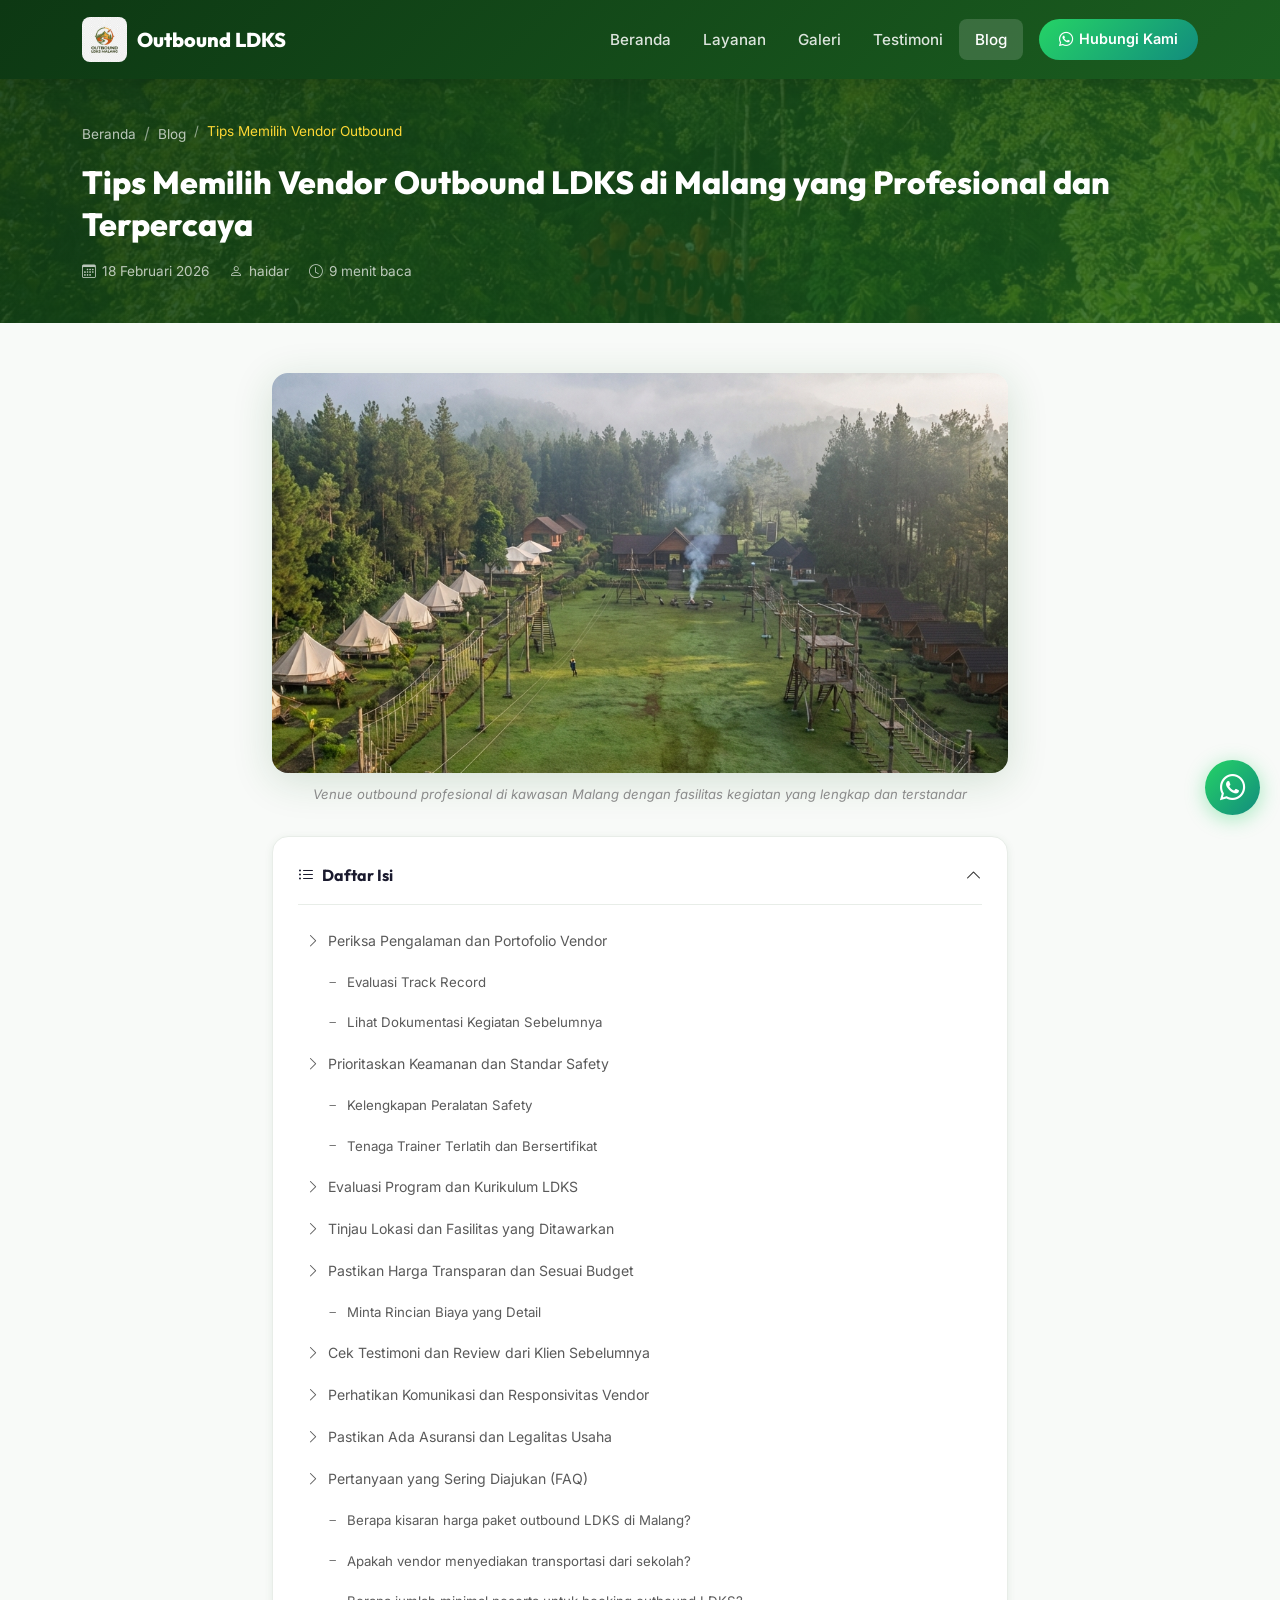
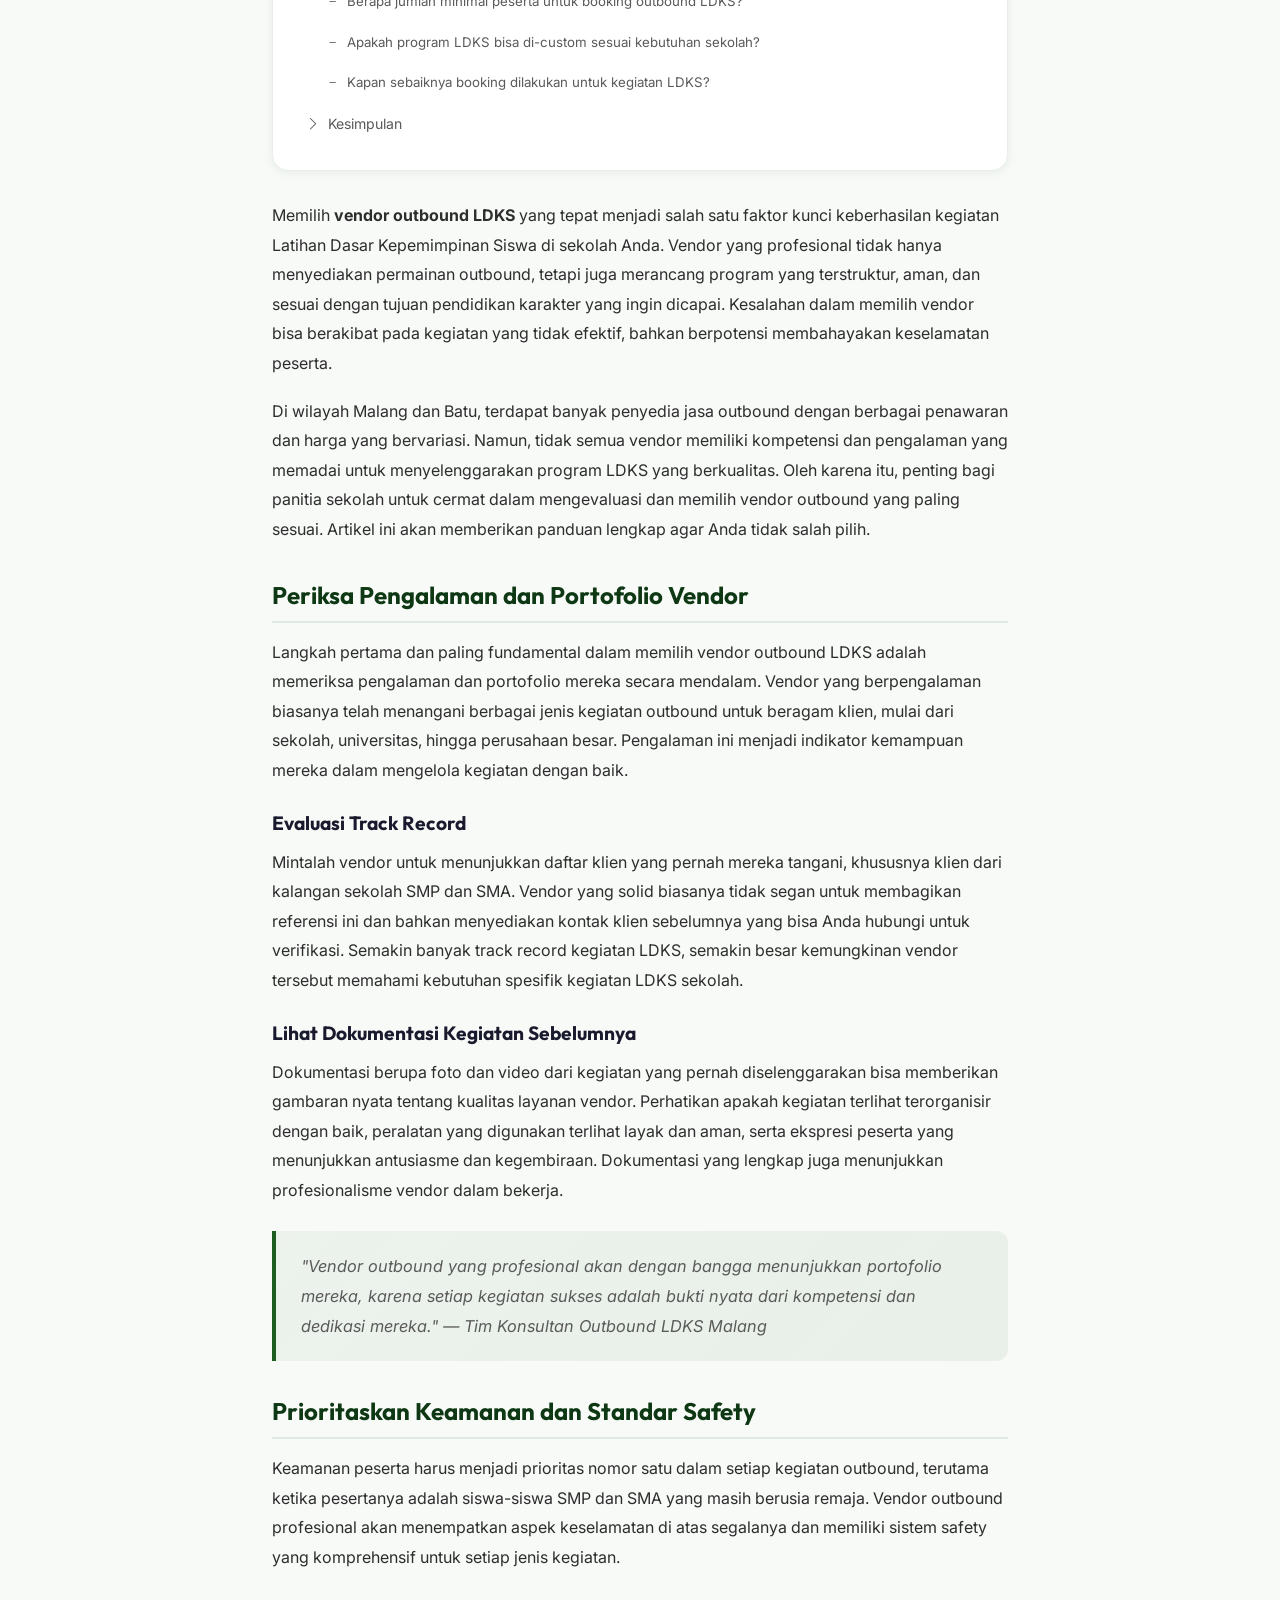
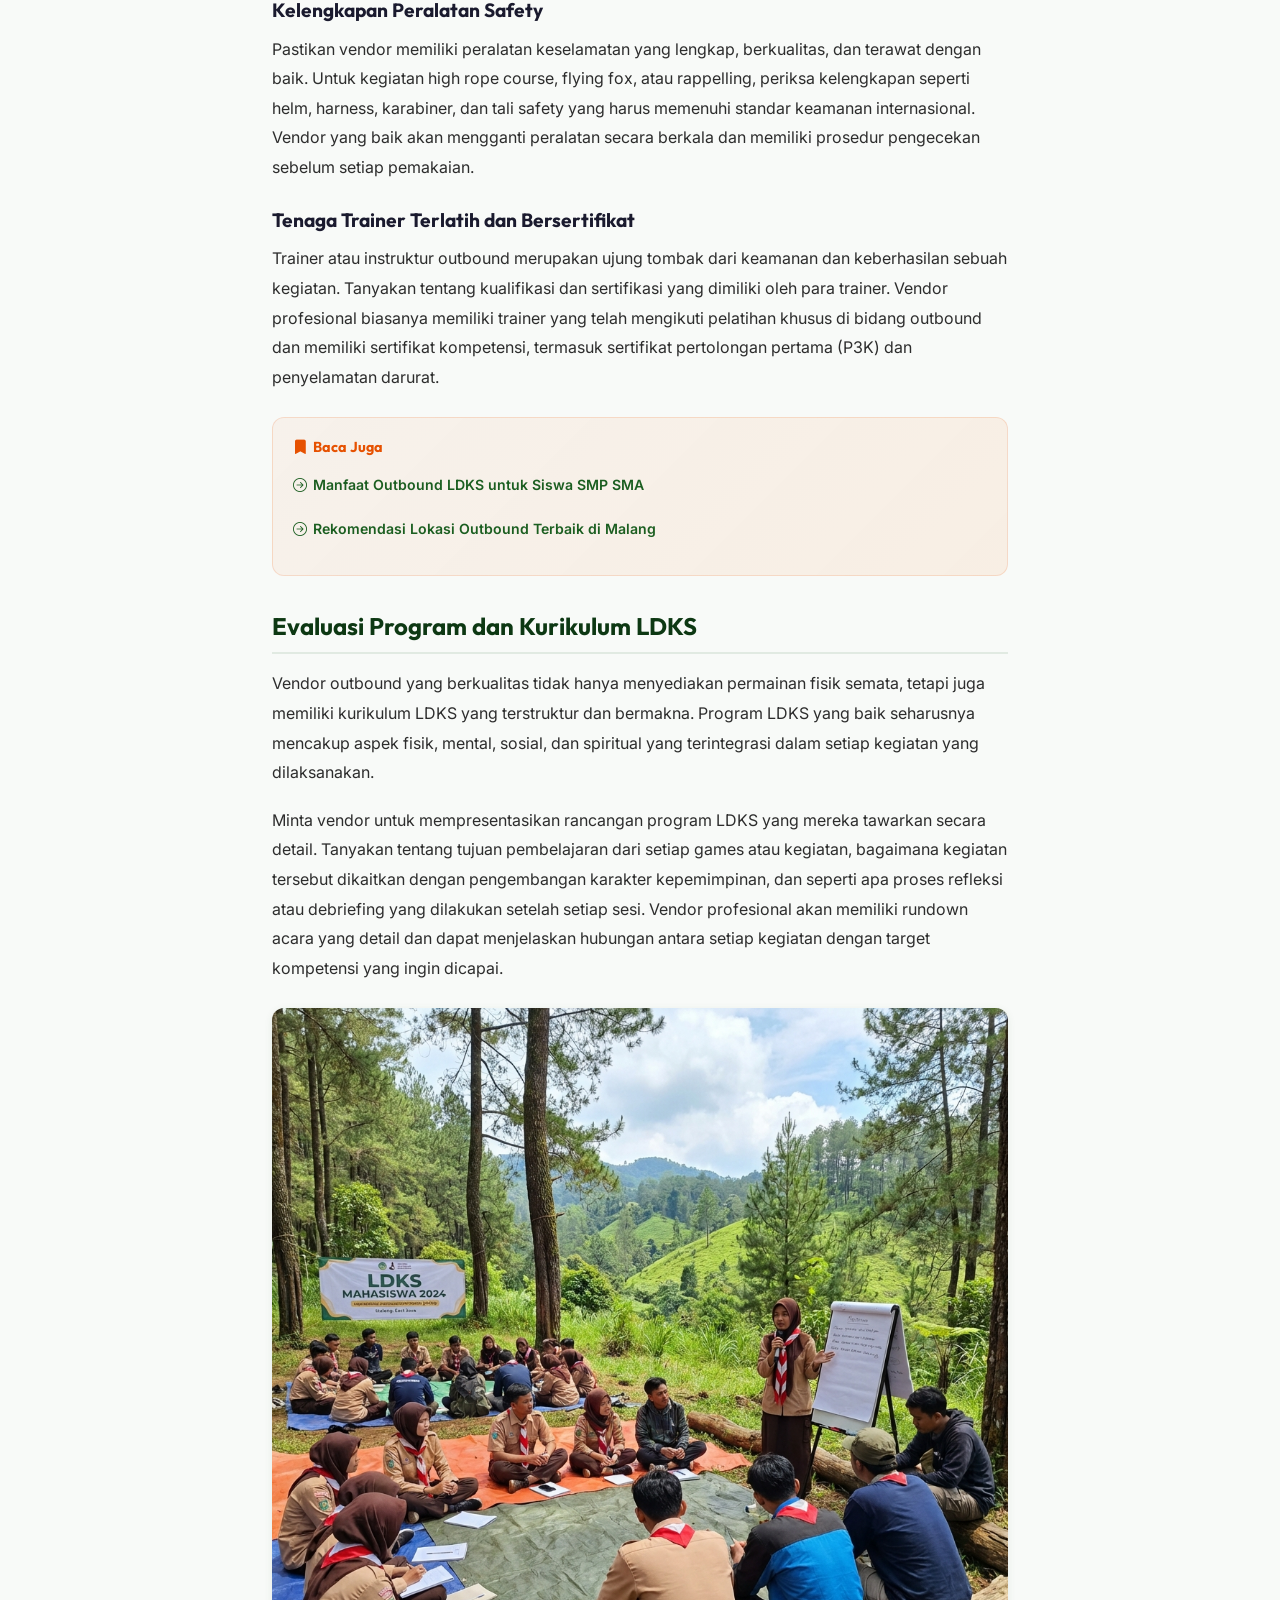
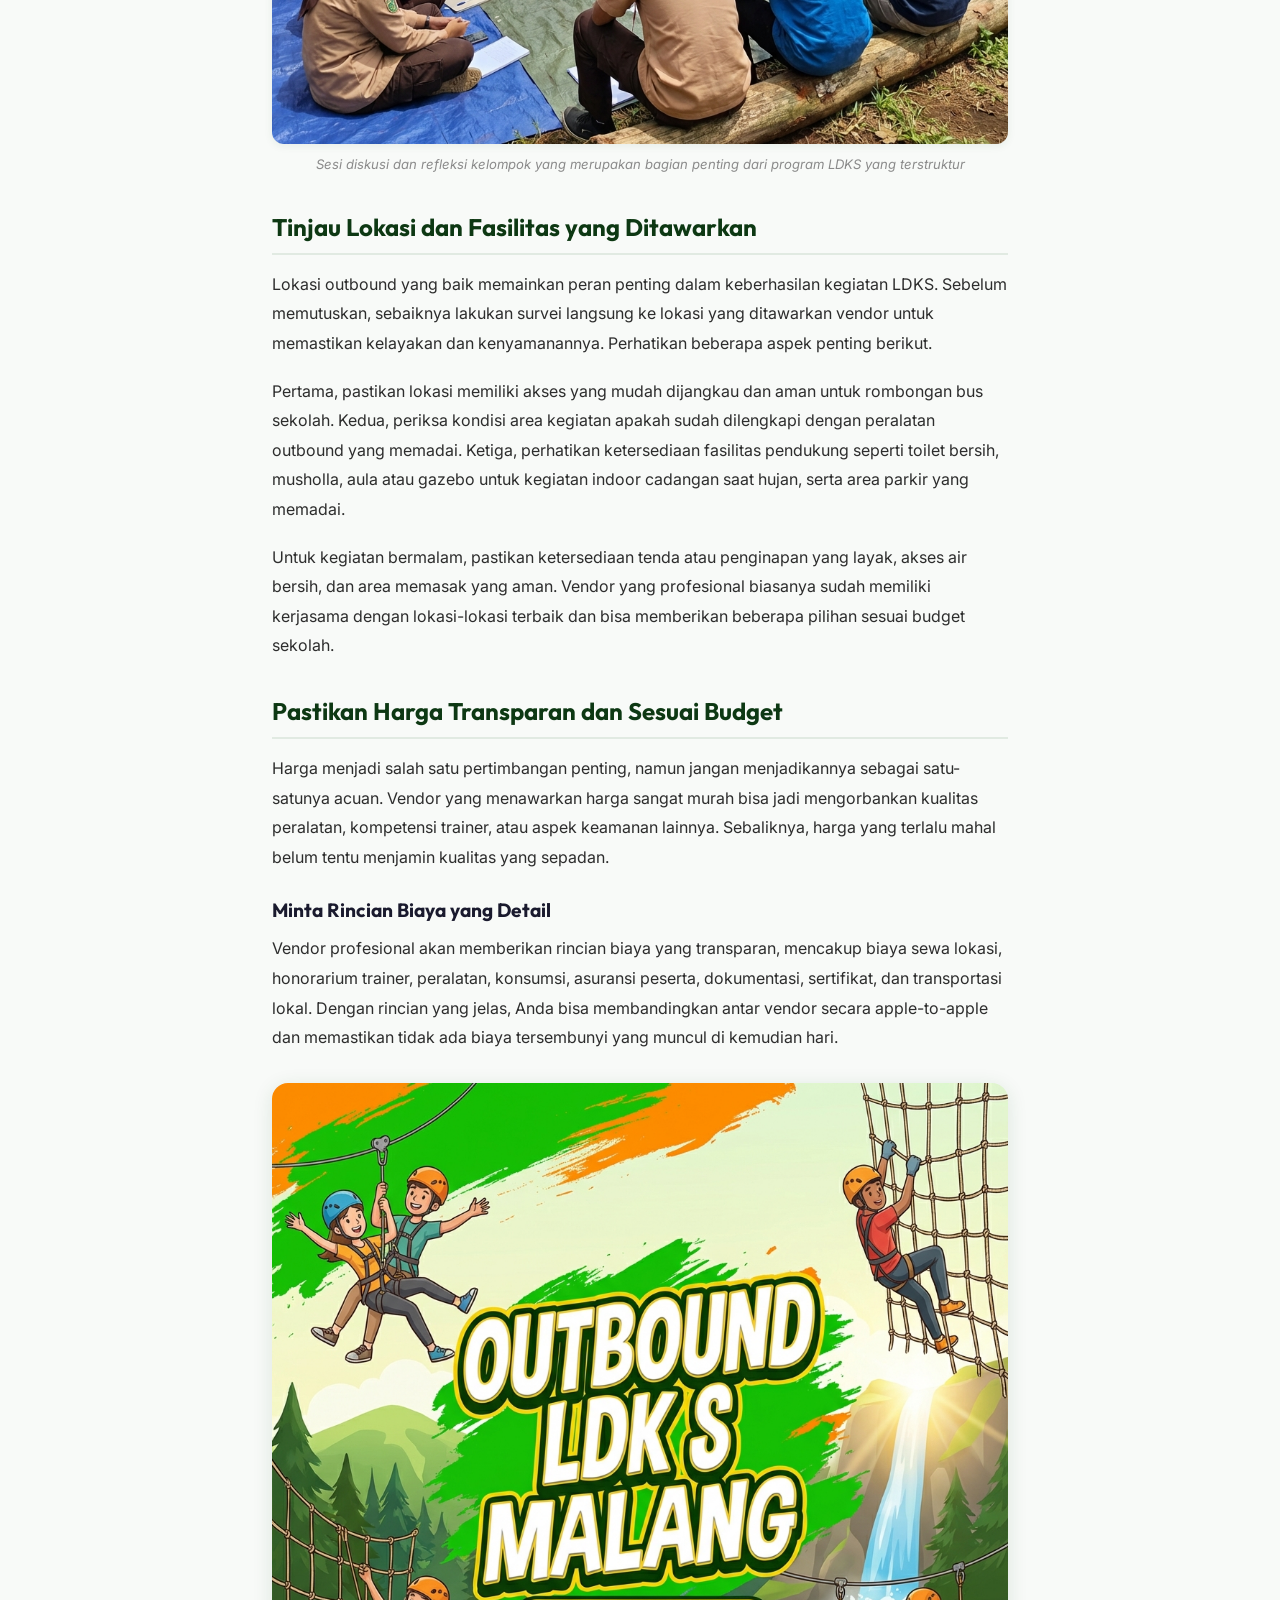
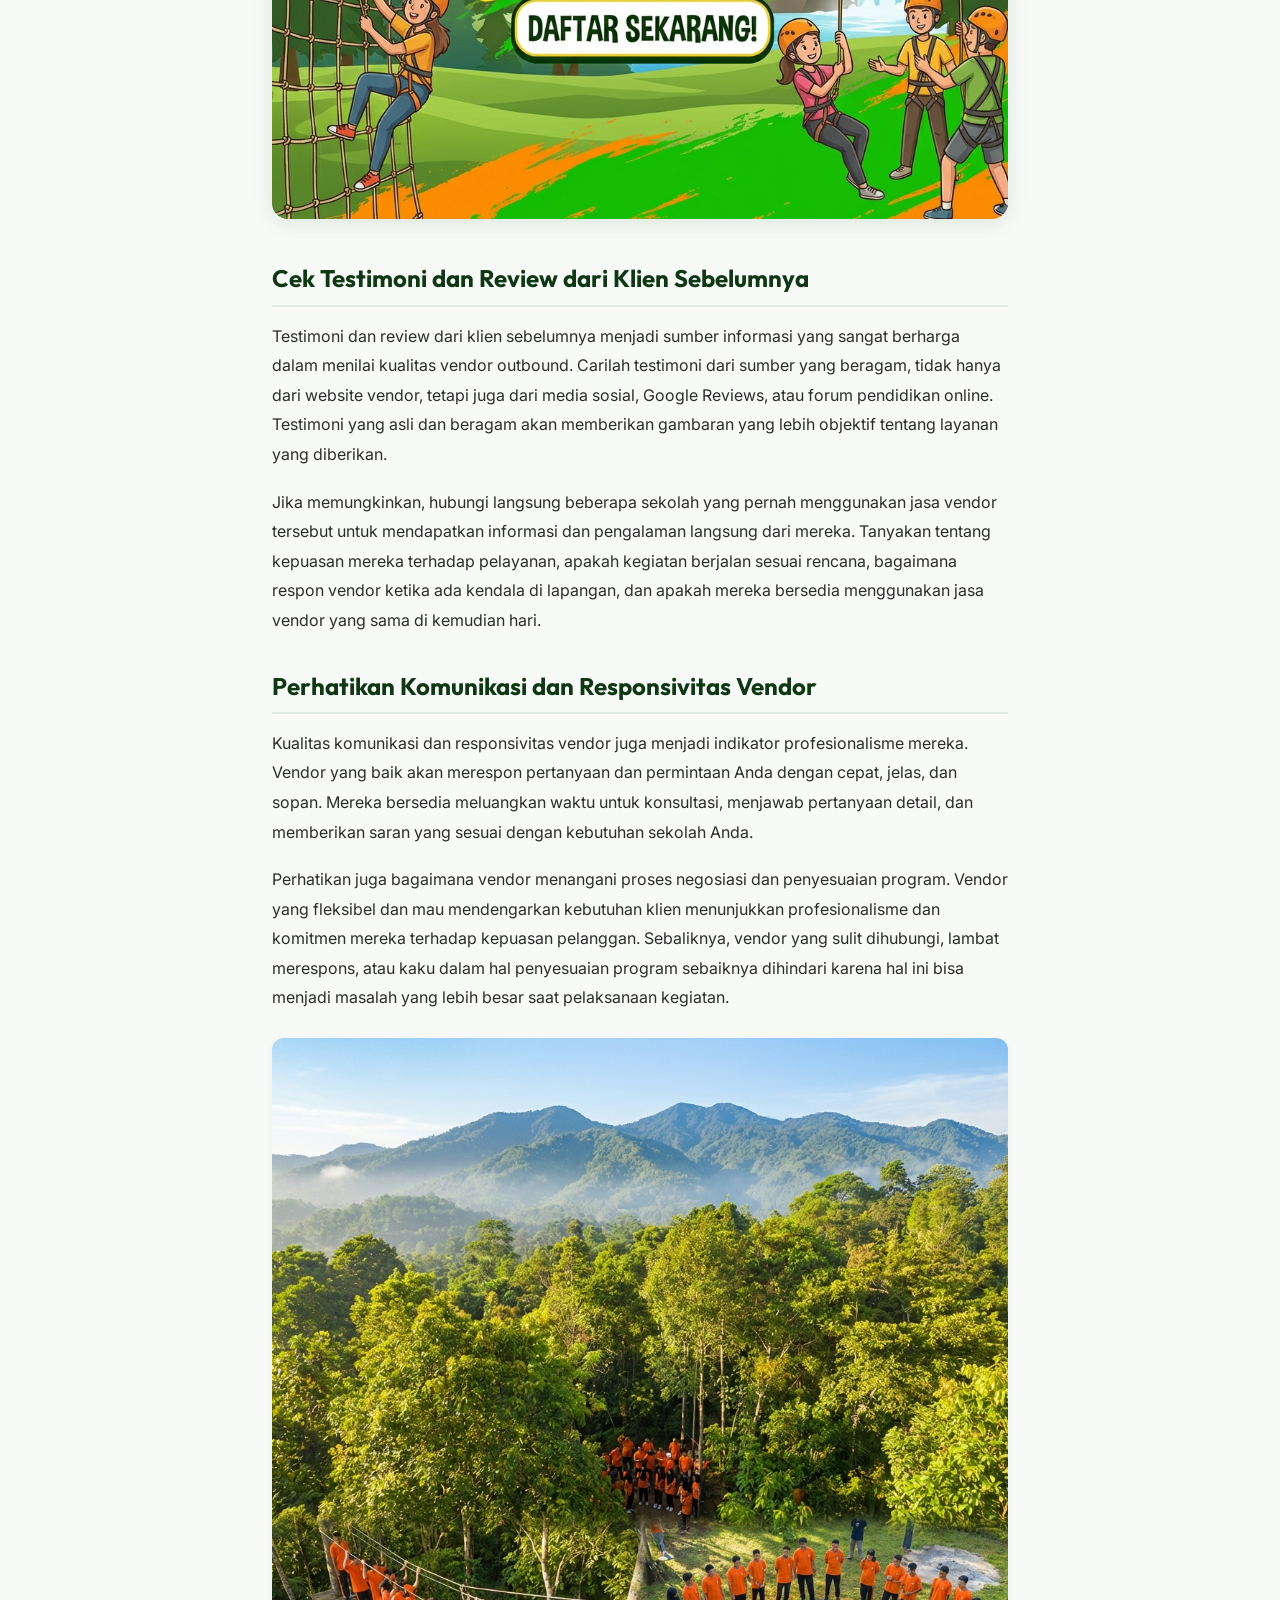
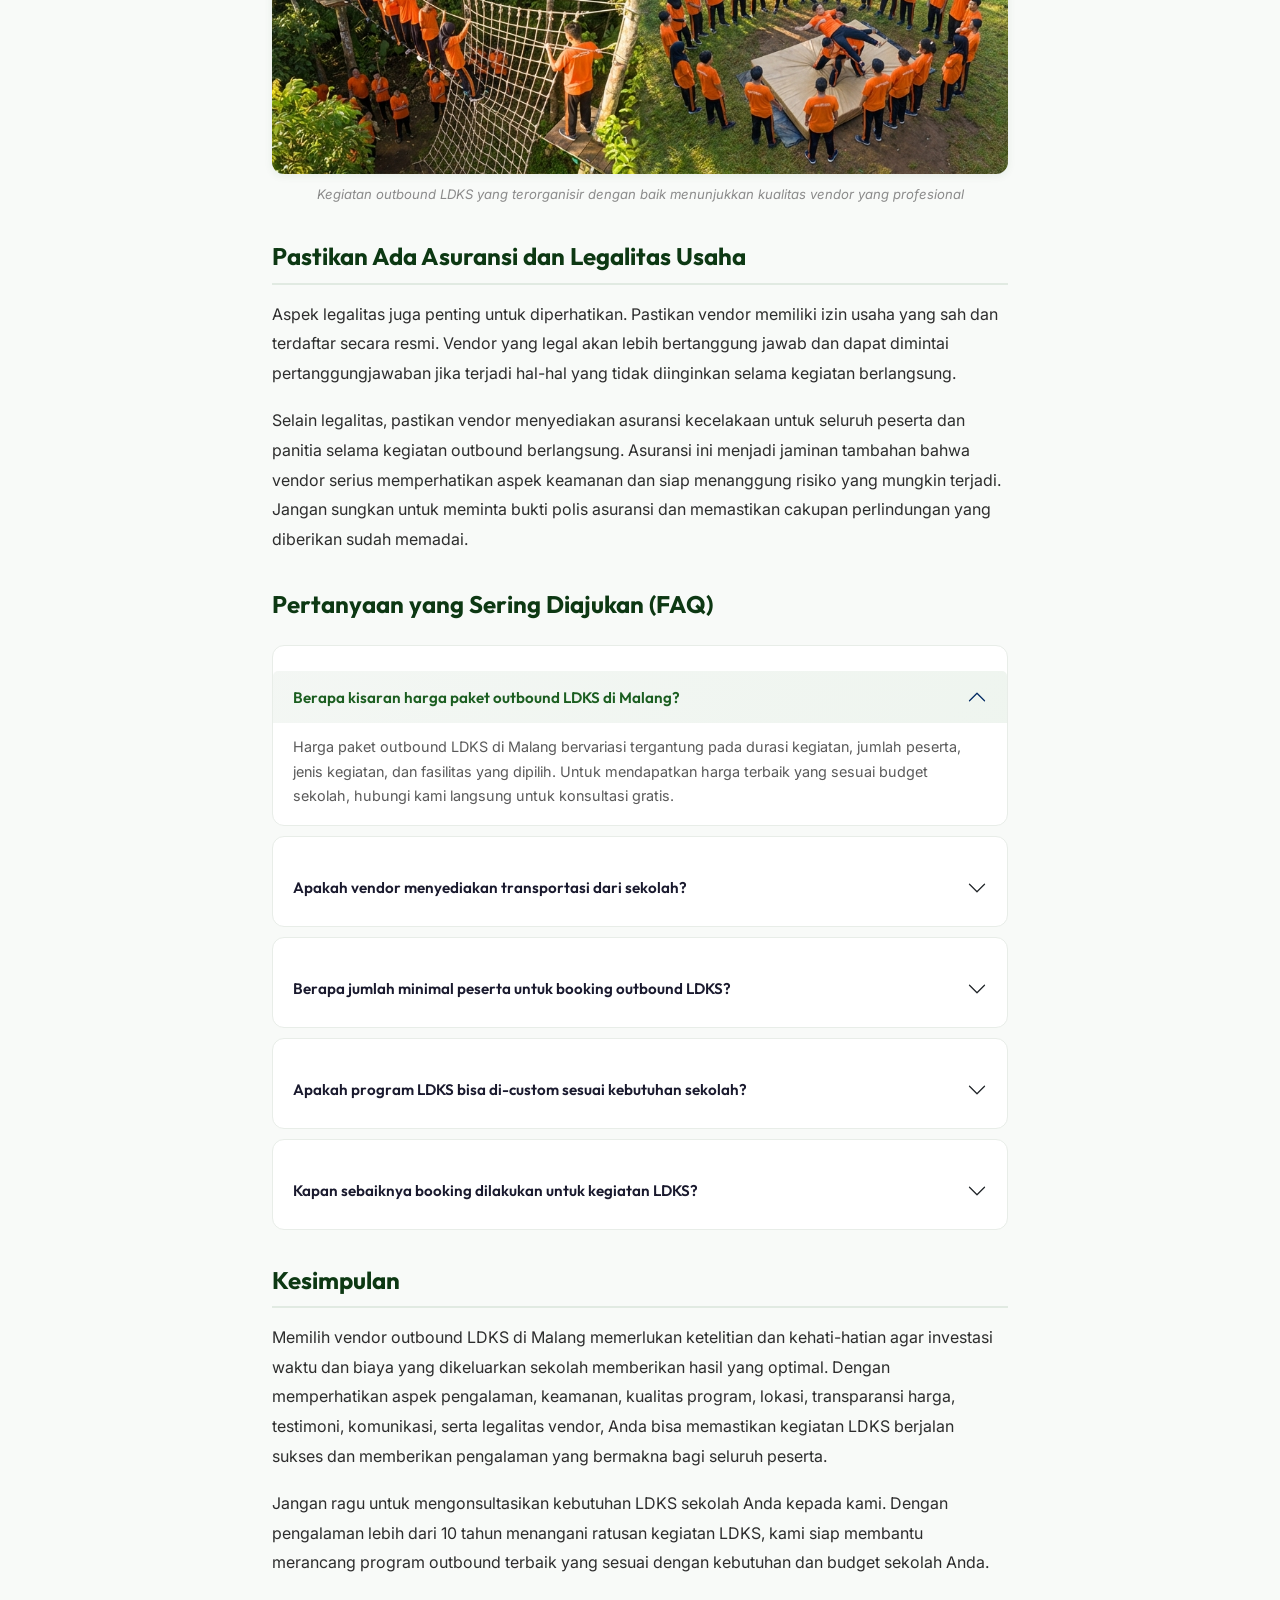
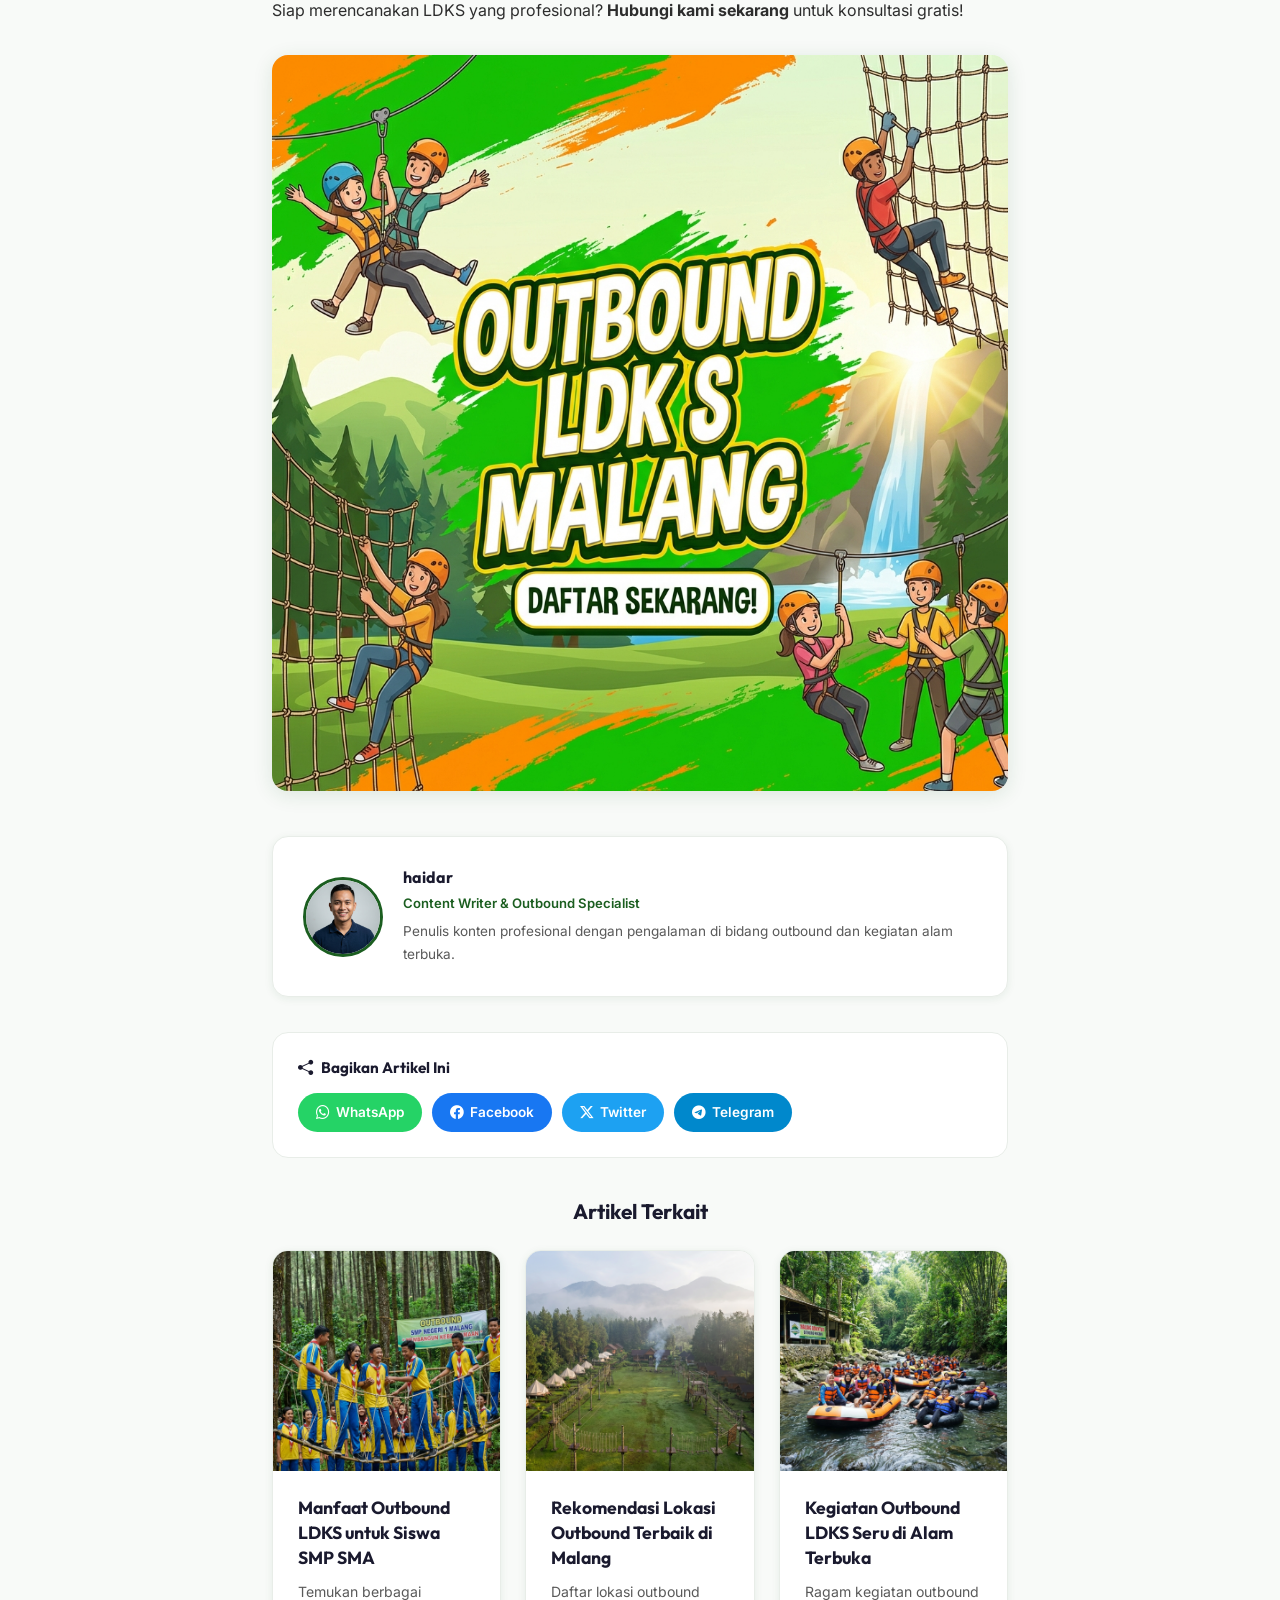
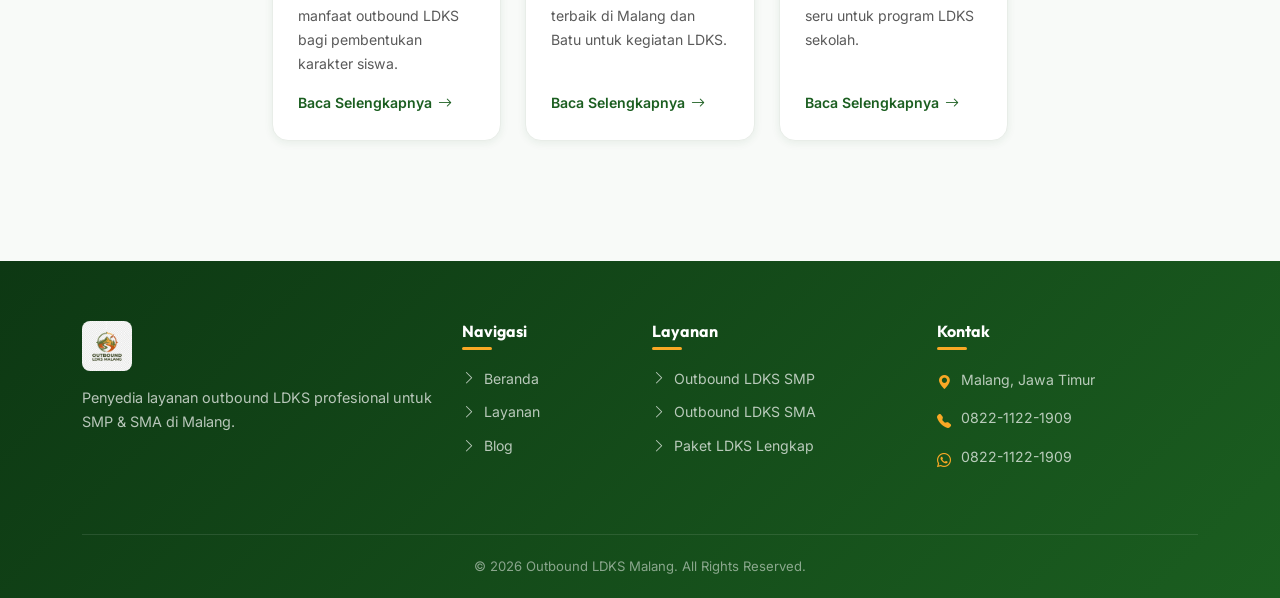
<file: tips-memilih-vendor-outbound-ldks-di-malang.html>
<!DOCTYPE html>
<html lang="id">

<head>
    <meta charset="UTF-8">
    <meta name="viewport" content="width=device-width, initial-scale=1.0, maximum-scale=5.0">
    <meta http-equiv="X-UA-Compatible" content="IE=edge">
    <title>Tips Memilih Vendor Outbound LDKS di Malang yang Profesional | Outbound LDKS Malang</title>
    <meta name="description"
        content="Panduan lengkap tips memilih vendor outbound LDKS di Malang yang profesional, aman, dan terpercaya. Pastikan kegiatan LDKS sekolah Anda berjalan lancar!">
    <meta name="keywords"
        content="vendor outbound LDKS Malang, tips memilih vendor outbound, jasa outbound LDKS, penyedia outbound profesional, outbound sekolah Malang">
    <meta name="author" content="haidar">
    <meta name="robots" content="index, follow">
    <link rel="canonical" href="https://outboundldksmalang.com/tips-memilih-vendor-outbound-ldks-di-malang.html">
    <meta property="og:type" content="article">
    <meta property="og:title" content="Tips Memilih Vendor Outbound LDKS di Malang yang Profesional">
    <meta property="og:description"
        content="Panduan lengkap tips memilih vendor outbound LDKS di Malang yang profesional.">
    <meta property="og:image" content="images/lokasi-outbound.png">
    <meta property="og:url" content="https://outboundldksmalang.com/tips-memilih-vendor-outbound-ldks-di-malang.html">
    <meta name="twitter:card" content="summary_large_image">
    <meta name="twitter:title" content="Tips Memilih Vendor Outbound LDKS di Malang">
    <meta name="twitter:image" content="images/lokasi-outbound.png">
    <link rel="icon" type="image/png" href="images/logo.png">
    <link rel="apple-touch-icon" href="images/logo.png">
    <link href="https://cdn.jsdelivr.net/npm/bootstrap@5.3.3/dist/css/bootstrap.min.css" rel="stylesheet">
    <link href="https://cdn.jsdelivr.net/npm/bootstrap-icons@1.11.3/font/bootstrap-icons.min.css" rel="stylesheet">
    <link href="style.css" rel="stylesheet">
    <script type="application/ld+json">
  {
    "@context": "https://schema.org",
    "@type": "Article",
    "headline": "Tips Memilih Vendor Outbound LDKS di Malang yang Profesional",
    "description": "Panduan lengkap tips memilih vendor outbound LDKS di Malang.",
    "image": "https://outboundldksmalang.com/images/lokasi-outbound.png",
    "author": {"@type": "Person", "name": "haidar"},
    "publisher": {"@type": "Organization", "name": "Outbound LDKS Malang", "logo": {"@type": "ImageObject", "url": "https://outboundldksmalang.com/images/logo.png"}},
    "datePublished": "2026-02-18",
    "dateModified": "2026-02-21"
  }
  </script>
</head>

<body>

    <!-- NAVBAR -->
    <nav class="navbar navbar-expand-lg fixed-top" id="mainNavbar">
        <div class="container">
            <a class="navbar-brand" href="index.html">
                <img src="images/logo.png" alt="Logo Outbound LDKS Malang" width="45" height="45">
                <span>Outbound LDKS</span>
            </a>
            <button class="navbar-toggler" type="button" data-bs-toggle="collapse" data-bs-target="#navbarNav">
                <span class="navbar-toggler-icon"></span>
            </button>
            <div class="collapse navbar-collapse" id="navbarNav">
                <ul class="navbar-nav ms-auto me-3">
                    <li class="nav-item"><a class="nav-link" href="index.html">Beranda</a></li>
                    <li class="nav-item"><a class="nav-link" href="index.html#layanan">Layanan</a></li>
                    <li class="nav-item"><a class="nav-link" href="index.html#galeri">Galeri</a></li>
                    <li class="nav-item"><a class="nav-link" href="index.html#testimoni">Testimoni</a></li>
                    <li class="nav-item"><a class="nav-link active" href="blog.html">Blog</a></li>
                </ul>
                <a href="https://wa.me/6282211221909?text=Halo%2C%20saya%20tertarik%20dengan%20paket%20outbound%20LDKS%20Malang"
                    class="btn-nav-wa" target="_blank" rel="noopener">
                    <i class="bi bi-whatsapp"></i> Hubungi Kami
                </a>
            </div>
        </div>
    </nav>

    <!-- ARTICLE HERO -->
    <section class="article-hero">
        <div class="container">
            <nav aria-label="breadcrumb">
                <ol class="breadcrumb">
                    <li class="breadcrumb-item"><a href="index.html">Beranda</a></li>
                    <li class="breadcrumb-item"><a href="blog.html">Blog</a></li>
                    <li class="breadcrumb-item active">Tips Memilih Vendor Outbound</li>
                </ol>
            </nav>
            <h1>Tips Memilih Vendor Outbound LDKS di Malang yang Profesional dan Terpercaya</h1>
            <div class="article-meta">
                <span><i class="bi bi-calendar3"></i> 18 Februari 2026</span>
                <span><i class="bi bi-person"></i> haidar</span>
                <span><i class="bi bi-clock"></i> 9 menit baca</span>
            </div>
        </div>
    </section>

    <!-- ARTICLE CONTENT -->
    <section class="section-padding">
        <div class="container">
            <div class="row justify-content-center">
                <div class="col-lg-8">

                    <figure class="article-main-img">
                        <img src="images/lokasi-outbound.png"
                            alt="Lokasi venue outbound profesional di Malang dengan fasilitas lengkap" loading="lazy">
                        <figcaption>Venue outbound profesional di kawasan Malang dengan fasilitas kegiatan yang lengkap
                            dan terstandar</figcaption>
                    </figure>

                    <!-- TOC -->
                    <div class="toc-wrapper">
                        <div class="toc-header" id="tocToggle">
                            <h4><i class="bi bi-list-ul"></i> Daftar Isi</h4>
                            <i class="bi bi-chevron-up"></i>
                        </div>
                        <div class="toc-body" id="tocBody">
                            <ul class="toc-list" id="tocList"></ul>
                        </div>
                    </div>

                    <div class="article-content" id="articleContent">

                        <p>Memilih <strong>vendor outbound LDKS</strong> yang tepat menjadi salah satu faktor kunci
                            keberhasilan kegiatan Latihan Dasar Kepemimpinan Siswa di sekolah Anda. Vendor yang
                            profesional tidak hanya menyediakan permainan outbound, tetapi juga merancang program yang
                            terstruktur, aman, dan sesuai dengan tujuan pendidikan karakter yang ingin dicapai.
                            Kesalahan dalam memilih vendor bisa berakibat pada kegiatan yang tidak efektif, bahkan
                            berpotensi membahayakan keselamatan peserta.</p>

                        <p>Di wilayah Malang dan Batu, terdapat banyak penyedia jasa outbound dengan berbagai penawaran
                            dan harga yang bervariasi. Namun, tidak semua vendor memiliki kompetensi dan pengalaman yang
                            memadai untuk menyelenggarakan program LDKS yang berkualitas. Oleh karena itu, penting bagi
                            panitia sekolah untuk cermat dalam mengevaluasi dan memilih vendor outbound yang paling
                            sesuai. Artikel ini akan memberikan panduan lengkap agar Anda tidak salah pilih.</p>

                        <h2 id="pengalaman-portofolio">Periksa Pengalaman dan Portofolio Vendor</h2>

                        <p>Langkah pertama dan paling fundamental dalam memilih vendor outbound LDKS adalah memeriksa
                            pengalaman dan portofolio mereka secara mendalam. Vendor yang berpengalaman biasanya telah
                            menangani berbagai jenis kegiatan outbound untuk beragam klien, mulai dari sekolah,
                            universitas, hingga perusahaan besar. Pengalaman ini menjadi indikator kemampuan mereka
                            dalam mengelola kegiatan dengan baik.</p>

                        <h3 id="track-record">Evaluasi Track Record</h3>

                        <p>Mintalah vendor untuk menunjukkan daftar klien yang pernah mereka tangani, khususnya klien
                            dari kalangan sekolah SMP dan SMA. Vendor yang solid biasanya tidak segan untuk membagikan
                            referensi ini dan bahkan menyediakan kontak klien sebelumnya yang bisa Anda hubungi untuk
                            verifikasi. Semakin banyak track record kegiatan LDKS, semakin besar kemungkinan vendor
                            tersebut memahami kebutuhan spesifik kegiatan LDKS sekolah.</p>

                        <h3 id="dokumentasi-kegiatan">Lihat Dokumentasi Kegiatan Sebelumnya</h3>

                        <p>Dokumentasi berupa foto dan video dari kegiatan yang pernah diselenggarakan bisa memberikan
                            gambaran nyata tentang kualitas layanan vendor. Perhatikan apakah kegiatan terlihat
                            terorganisir dengan baik, peralatan yang digunakan terlihat layak dan aman, serta ekspresi
                            peserta yang menunjukkan antusiasme dan kegembiraan. Dokumentasi yang lengkap juga
                            menunjukkan profesionalisme vendor dalam bekerja.</p>

                        <blockquote>
                            "Vendor outbound yang profesional akan dengan bangga menunjukkan portofolio mereka, karena
                            setiap kegiatan sukses adalah bukti nyata dari kompetensi dan dedikasi mereka." — Tim
                            Konsultan Outbound LDKS Malang
                        </blockquote>

                        <h2 id="keamanan-standar">Prioritaskan Keamanan dan Standar Safety</h2>

                        <p>Keamanan peserta harus menjadi prioritas nomor satu dalam setiap kegiatan outbound, terutama
                            ketika pesertanya adalah siswa-siswa SMP dan SMA yang masih berusia remaja. Vendor outbound
                            profesional akan menempatkan aspek keselamatan di atas segalanya dan memiliki sistem safety
                            yang komprehensif untuk setiap jenis kegiatan.</p>

                        <h3 id="peralatan-safety">Kelengkapan Peralatan Safety</h3>

                        <p>Pastikan vendor memiliki peralatan keselamatan yang lengkap, berkualitas, dan terawat dengan
                            baik. Untuk kegiatan high rope course, flying fox, atau rappelling, periksa kelengkapan
                            seperti helm, harness, karabiner, dan tali safety yang harus memenuhi standar keamanan
                            internasional. Vendor yang baik akan mengganti peralatan secara berkala dan memiliki
                            prosedur pengecekan sebelum setiap pemakaian.</p>

                        <h3 id="tenaga-terlatih">Tenaga Trainer Terlatih dan Bersertifikat</h3>

                        <p>Trainer atau instruktur outbound merupakan ujung tombak dari keamanan dan keberhasilan sebuah
                            kegiatan. Tanyakan tentang kualifikasi dan sertifikasi yang dimiliki oleh para trainer.
                            Vendor profesional biasanya memiliki trainer yang telah mengikuti pelatihan khusus di bidang
                            outbound dan memiliki sertifikat kompetensi, termasuk sertifikat pertolongan pertama (P3K)
                            dan penyelamatan darurat.</p>

                        <!-- Baca Juga -->
                        <div class="baca-juga">
                            <h5><i class="bi bi-bookmark-fill"></i> Baca Juga</h5>
                            <ul>
                                <li><a href="manfaat-outbound-ldks-untuk-siswa-smp-sma.html"><i
                                            class="bi bi-arrow-right-circle"></i> Manfaat Outbound LDKS untuk Siswa SMP
                                        SMA</a></li>
                                <li><a href="rekomendasi-lokasi-outbound-terbaik-di-malang.html"><i
                                            class="bi bi-arrow-right-circle"></i> Rekomendasi Lokasi Outbound Terbaik di
                                        Malang</a></li>
                            </ul>
                        </div>

                        <h2 id="program-kurikulum">Evaluasi Program dan Kurikulum LDKS</h2>

                        <p>Vendor outbound yang berkualitas tidak hanya menyediakan permainan fisik semata, tetapi juga
                            memiliki kurikulum LDKS yang terstruktur dan bermakna. Program LDKS yang baik seharusnya
                            mencakup aspek fisik, mental, sosial, dan spiritual yang terintegrasi dalam setiap kegiatan
                            yang dilaksanakan.</p>

                        <p>Minta vendor untuk mempresentasikan rancangan program LDKS yang mereka tawarkan secara
                            detail. Tanyakan tentang tujuan pembelajaran dari setiap games atau kegiatan, bagaimana
                            kegiatan tersebut dikaitkan dengan pengembangan karakter kepemimpinan, dan seperti apa
                            proses refleksi atau debriefing yang dilakukan setelah setiap sesi. Vendor profesional akan
                            memiliki rundown acara yang detail dan dapat menjelaskan hubungan antara setiap kegiatan
                            dengan target kompetensi yang ingin dicapai.</p>

                        <figure class="article-img">
                            <img src="images/ldks-training.png"
                                alt="Sesi diskusi dan refleksi dalam kegiatan LDKS di alam terbuka" loading="lazy">
                            <figcaption>Sesi diskusi dan refleksi kelompok yang merupakan bagian penting dari program
                                LDKS yang terstruktur</figcaption>
                        </figure>

                        <h2 id="lokasi-fasilitas">Tinjau Lokasi dan Fasilitas yang Ditawarkan</h2>

                        <p>Lokasi outbound yang baik memainkan peran penting dalam keberhasilan kegiatan LDKS. Sebelum
                            memutuskan, sebaiknya lakukan survei langsung ke lokasi yang ditawarkan vendor untuk
                            memastikan kelayakan dan kenyamanannya. Perhatikan beberapa aspek penting berikut.</p>

                        <p>Pertama, pastikan lokasi memiliki akses yang mudah dijangkau dan aman untuk rombongan bus
                            sekolah. Kedua, periksa kondisi area kegiatan apakah sudah dilengkapi dengan peralatan
                            outbound yang memadai. Ketiga, perhatikan ketersediaan fasilitas pendukung seperti toilet
                            bersih, musholla, aula atau gazebo untuk kegiatan indoor cadangan saat hujan, serta area
                            parkir yang memadai.</p>

                        <p>Untuk kegiatan bermalam, pastikan ketersediaan tenda atau penginapan yang layak, akses air
                            bersih, dan area memasak yang aman. Vendor yang profesional biasanya sudah memiliki
                            kerjasama dengan lokasi-lokasi terbaik dan bisa memberikan beberapa pilihan sesuai budget
                            sekolah.</p>

                        <h2 id="harga-transparan">Pastikan Harga Transparan dan Sesuai Budget</h2>

                        <p>Harga menjadi salah satu pertimbangan penting, namun jangan menjadikannya sebagai
                            satu-satunya acuan. Vendor yang menawarkan harga sangat murah bisa jadi mengorbankan
                            kualitas peralatan, kompetensi trainer, atau aspek keamanan lainnya. Sebaliknya, harga yang
                            terlalu mahal belum tentu menjamin kualitas yang sepadan.</p>

                        <h3 id="rincian-biaya">Minta Rincian Biaya yang Detail</h3>

                        <p>Vendor profesional akan memberikan rincian biaya yang transparan, mencakup biaya sewa lokasi,
                            honorarium trainer, peralatan, konsumsi, asuransi peserta, dokumentasi, sertifikat, dan
                            transportasi lokal. Dengan rincian yang jelas, Anda bisa membandingkan antar vendor secara
                            apple-to-apple dan memastikan tidak ada biaya tersembunyi yang muncul di kemudian hari.</p>

                        <div class="promo-img">
                            <a href="https://wa.me/6282211221909?text=Halo%2C%20saya%20ingin%20konsultasi%20harga%20paket%20outbound%20LDKS"
                                target="_blank" rel="noopener">
                                <img src="images/promo-outbound.png"
                                    alt="Konsultasi Harga Outbound LDKS Malang - Hubungi Kami!" loading="lazy">
                            </a>
                        </div>

                        <h2 id="testimoni-review">Cek Testimoni dan Review dari Klien Sebelumnya</h2>

                        <p>Testimoni dan review dari klien sebelumnya menjadi sumber informasi yang sangat berharga
                            dalam menilai kualitas vendor outbound. Carilah testimoni dari sumber yang beragam, tidak
                            hanya dari website vendor, tetapi juga dari media sosial, Google Reviews, atau forum
                            pendidikan online. Testimoni yang asli dan beragam akan memberikan gambaran yang lebih
                            objektif tentang layanan yang diberikan.</p>

                        <p>Jika memungkinkan, hubungi langsung beberapa sekolah yang pernah menggunakan jasa vendor
                            tersebut untuk mendapatkan informasi dan pengalaman langsung dari mereka. Tanyakan tentang
                            kepuasan mereka terhadap pelayanan, apakah kegiatan berjalan sesuai rencana, bagaimana
                            respon vendor ketika ada kendala di lapangan, dan apakah mereka bersedia menggunakan jasa
                            vendor yang sama di kemudian hari.</p>

                        <h2 id="komunikasi-responsif">Perhatikan Komunikasi dan Responsivitas Vendor</h2>

                        <p>Kualitas komunikasi dan responsivitas vendor juga menjadi indikator profesionalisme mereka.
                            Vendor yang baik akan merespon pertanyaan dan permintaan Anda dengan cepat, jelas, dan
                            sopan. Mereka bersedia meluangkan waktu untuk konsultasi, menjawab pertanyaan detail, dan
                            memberikan saran yang sesuai dengan kebutuhan sekolah Anda.</p>

                        <p>Perhatikan juga bagaimana vendor menangani proses negosiasi dan penyesuaian program. Vendor
                            yang fleksibel dan mau mendengarkan kebutuhan klien menunjukkan profesionalisme dan komitmen
                            mereka terhadap kepuasan pelanggan. Sebaliknya, vendor yang sulit dihubungi, lambat
                            merespons, atau kaku dalam hal penyesuaian program sebaiknya dihindari karena hal ini bisa
                            menjadi masalah yang lebih besar saat pelaksanaan kegiatan.</p>

                        <figure class="article-img">
                            <img src="images/hero.png"
                                alt="Kegiatan outbound LDKS yang terorganisir dengan baik di Malang" loading="lazy">
                            <figcaption>Kegiatan outbound LDKS yang terorganisir dengan baik menunjukkan kualitas vendor
                                yang profesional</figcaption>
                        </figure>

                        <h2 id="asuransi-legalitas">Pastikan Ada Asuransi dan Legalitas Usaha</h2>

                        <p>Aspek legalitas juga penting untuk diperhatikan. Pastikan vendor memiliki izin usaha yang sah
                            dan terdaftar secara resmi. Vendor yang legal akan lebih bertanggung jawab dan dapat
                            dimintai pertanggungjawaban jika terjadi hal-hal yang tidak diinginkan selama kegiatan
                            berlangsung.</p>

                        <p>Selain legalitas, pastikan vendor menyediakan asuransi kecelakaan untuk seluruh peserta dan
                            panitia selama kegiatan outbound berlangsung. Asuransi ini menjadi jaminan tambahan bahwa
                            vendor serius memperhatikan aspek keamanan dan siap menanggung risiko yang mungkin terjadi.
                            Jangan sungkan untuk meminta bukti polis asuransi dan memastikan cakupan perlindungan yang
                            diberikan sudah memadai.</p>

                        <!-- FAQ -->
                        <div class="faq-section">
                            <h2 id="faq">Pertanyaan yang Sering Diajukan (FAQ)</h2>
                            <div class="accordion faq-accordion" id="faqAccordion">
                                <div class="accordion-item">
                                    <h3 class="accordion-header">
                                        <button class="accordion-button" type="button" data-bs-toggle="collapse"
                                            data-bs-target="#faq1">Berapa kisaran harga paket outbound LDKS di
                                            Malang?</button>
                                    </h3>
                                    <div id="faq1" class="accordion-collapse collapse show"
                                        data-bs-parent="#faqAccordion">
                                        <div class="accordion-body">Harga paket outbound LDKS di Malang bervariasi
                                            tergantung pada durasi kegiatan, jumlah peserta, jenis kegiatan, dan
                                            fasilitas yang dipilih. Untuk mendapatkan harga terbaik yang sesuai budget
                                            sekolah, hubungi kami langsung untuk konsultasi gratis.</div>
                                    </div>
                                </div>
                                <div class="accordion-item">
                                    <h3 class="accordion-header">
                                        <button class="accordion-button collapsed" type="button"
                                            data-bs-toggle="collapse" data-bs-target="#faq2">Apakah vendor menyediakan
                                            transportasi dari sekolah?</button>
                                    </h3>
                                    <div id="faq2" class="accordion-collapse collapse" data-bs-parent="#faqAccordion">
                                        <div class="accordion-body">Beberapa vendor menyediakan layanan transportasi
                                            tambahan dari sekolah ke lokasi outbound. Namun biasanya ini merupakan
                                            layanan opsional dengan biaya tambahan. Diskusikan kebutuhan transportasi
                                            Anda saat konsultasi awal.</div>
                                    </div>
                                </div>
                                <div class="accordion-item">
                                    <h3 class="accordion-header">
                                        <button class="accordion-button collapsed" type="button"
                                            data-bs-toggle="collapse" data-bs-target="#faq3">Berapa jumlah minimal
                                            peserta untuk booking outbound LDKS?</button>
                                    </h3>
                                    <div id="faq3" class="accordion-collapse collapse" data-bs-parent="#faqAccordion">
                                        <div class="accordion-body">Umumnya vendor outbound menerima minimal 30-50
                                            peserta untuk paket LDKS. Jumlah ini diperlukan agar kegiatan kelompok
                                            berjalan efektif. Untuk jumlah peserta yang lebih kecil, beberapa vendor
                                            menyediakan paket khusus.</div>
                                    </div>
                                </div>
                                <div class="accordion-item">
                                    <h3 class="accordion-header">
                                        <button class="accordion-button collapsed" type="button"
                                            data-bs-toggle="collapse" data-bs-target="#faq4">Apakah program LDKS bisa
                                            di-custom sesuai kebutuhan sekolah?</button>
                                    </h3>
                                    <div id="faq4" class="accordion-collapse collapse" data-bs-parent="#faqAccordion">
                                        <div class="accordion-body">Ya, vendor outbound profesional biasanya menyediakan
                                            layanan customisasi program. Anda bisa berdiskusi tentang tema, tujuan,
                                            jenis kegiatan, dan durasi yang sesuai dengan kebutuhan spesifik sekolah
                                            Anda.</div>
                                    </div>
                                </div>
                                <div class="accordion-item">
                                    <h3 class="accordion-header">
                                        <button class="accordion-button collapsed" type="button"
                                            data-bs-toggle="collapse" data-bs-target="#faq5">Kapan sebaiknya booking
                                            dilakukan untuk kegiatan LDKS?</button>
                                    </h3>
                                    <div id="faq5" class="accordion-collapse collapse" data-bs-parent="#faqAccordion">
                                        <div class="accordion-body">Sebaiknya booking dilakukan minimal 2-4 minggu
                                            sebelum tanggal kegiatan. Ini memberikan waktu yang cukup bagi vendor untuk
                                            mempersiapkan program, mengamankan lokasi, dan melakukan koordinasi dengan
                                            trainer. Pada musim ramai, booking lebih awal sangat disarankan.</div>
                                    </div>
                                </div>
                            </div>
                        </div>

                        <h2 id="kesimpulan">Kesimpulan</h2>

                        <p>Memilih vendor outbound LDKS di Malang memerlukan ketelitian dan kehati-hatian agar investasi
                            waktu dan biaya yang dikeluarkan sekolah memberikan hasil yang optimal. Dengan memperhatikan
                            aspek pengalaman, keamanan, kualitas program, lokasi, transparansi harga, testimoni,
                            komunikasi, serta legalitas vendor, Anda bisa memastikan kegiatan LDKS berjalan sukses dan
                            memberikan pengalaman yang bermakna bagi seluruh peserta.</p>

                        <p>Jangan ragu untuk mengonsultasikan kebutuhan LDKS sekolah Anda kepada kami. Dengan pengalaman
                            lebih dari 10 tahun menangani ratusan kegiatan LDKS, kami siap membantu merancang program
                            outbound terbaik yang sesuai dengan kebutuhan dan budget sekolah Anda.</p>

                        <p>Siap merencanakan LDKS yang profesional? <a
                                href="https://wa.me/6282211221909?text=Halo%2C%20saya%20ingin%20konsultasi%20vendor%20outbound%20LDKS%20untuk%20sekolah%20kami"
                                target="_blank" rel="noopener"><strong>Hubungi kami sekarang</strong></a> untuk
                            konsultasi gratis!</p>

                        <div class="promo-img">
                            <a href="https://wa.me/6282211221909?text=Halo%2C%20saya%20ingin%20konsultasi%20paket%20outbound%20LDKS"
                                target="_blank" rel="noopener">
                                <img src="images/promo-outbound.png" alt="Hubungi Outbound LDKS Malang Sekarang!"
                                    loading="lazy">
                            </a>
                        </div>

                    </div>

                    <!-- Author Profile -->
                    <div class="author-profile">
                        <img src="images/author-haidar.png" alt="Foto penulis haidar" loading="lazy">
                        <div class="author-info">
                            <h5>haidar</h5>
                            <p class="author-role">Content Writer & Outbound Specialist</p>
                            <p>Penulis konten profesional dengan pengalaman di bidang outbound dan kegiatan alam
                                terbuka.</p>
                        </div>
                    </div>

                    <!-- Share Buttons -->
                    <div class="share-section">
                        <h5><i class="bi bi-share-fill"></i> Bagikan Artikel Ini</h5>
                        <div class="share-buttons" id="shareButtons">
                            <a href="#" class="share-btn wa" data-platform="whatsapp"><i class="bi bi-whatsapp"></i>
                                WhatsApp</a>
                            <a href="#" class="share-btn fb" data-platform="facebook"><i class="bi bi-facebook"></i>
                                Facebook</a>
                            <a href="#" class="share-btn tw" data-platform="twitter"><i class="bi bi-twitter-x"></i>
                                Twitter</a>
                            <a href="#" class="share-btn tg" data-platform="telegram"><i class="bi bi-telegram"></i>
                                Telegram</a>
                        </div>
                    </div>

                    <!-- Related Articles -->
                    <div class="related-articles">
                        <h3>Artikel Terkait</h3>
                        <div class="row g-4">
                            <div class="col-md-4">
                                <div class="blog-card">
                                    <div class="blog-card-img"><img src="images/outbound-smp.png"
                                            alt="Manfaat Outbound LDKS" loading="lazy"></div>
                                    <div class="blog-card-body">
                                        <h4><a href="manfaat-outbound-ldks-untuk-siswa-smp-sma.html">Manfaat Outbound
                                                LDKS untuk Siswa SMP SMA</a></h4>
                                        <p>Temukan berbagai manfaat outbound LDKS bagi pembentukan karakter siswa.</p>
                                        <a href="manfaat-outbound-ldks-untuk-siswa-smp-sma.html" class="btn-read">Baca
                                            Selengkapnya <i class="bi bi-arrow-right"></i></a>
                                    </div>
                                </div>
                            </div>
                            <div class="col-md-4">
                                <div class="blog-card">
                                    <div class="blog-card-img"><img src="images/lokasi-outbound.png"
                                            alt="Rekomendasi Lokasi Outbound" loading="lazy"></div>
                                    <div class="blog-card-body">
                                        <h4><a href="rekomendasi-lokasi-outbound-terbaik-di-malang.html">Rekomendasi
                                                Lokasi Outbound Terbaik di Malang</a></h4>
                                        <p>Daftar lokasi outbound terbaik di Malang dan Batu untuk kegiatan LDKS.</p>
                                        <a href="rekomendasi-lokasi-outbound-terbaik-di-malang.html"
                                            class="btn-read">Baca Selengkapnya <i class="bi bi-arrow-right"></i></a>
                                    </div>
                                </div>
                            </div>
                            <div class="col-md-4">
                                <div class="blog-card">
                                    <div class="blog-card-img"><img src="images/gallery-rafting.png"
                                            alt="Kegiatan Outbound Seru" loading="lazy"></div>
                                    <div class="blog-card-body">
                                        <h4><a href="kegiatan-outbound-ldks-seru-di-alam-terbuka.html">Kegiatan Outbound
                                                LDKS Seru di Alam Terbuka</a></h4>
                                        <p>Ragam kegiatan outbound seru untuk program LDKS sekolah.</p>
                                        <a href="kegiatan-outbound-ldks-seru-di-alam-terbuka.html" class="btn-read">Baca
                                            Selengkapnya <i class="bi bi-arrow-right"></i></a>
                                    </div>
                                </div>
                            </div>
                        </div>
                    </div>

                </div>
            </div>
        </div>
    </section>

    <!-- FOOTER -->
    <footer class="footer">
        <div class="container">
            <div class="row g-4">
                <div class="col-lg-4 col-md-6">
                    <div class="footer-brand">
                        <img src="images/logo.png" alt="Logo Outbound LDKS Malang" width="50" height="50">
                        <p>Penyedia layanan outbound LDKS profesional untuk SMP & SMA di Malang.</p>
                    </div>
                </div>
                <div class="col-lg-2 col-md-6">
                    <h5>Navigasi</h5>
                    <ul class="footer-links">
                        <li><a href="index.html"><i class="bi bi-chevron-right"></i> Beranda</a></li>
                        <li><a href="index.html#layanan"><i class="bi bi-chevron-right"></i> Layanan</a></li>
                        <li><a href="blog.html"><i class="bi bi-chevron-right"></i> Blog</a></li>
                    </ul>
                </div>
                <div class="col-lg-3 col-md-6">
                    <h5>Layanan</h5>
                    <ul class="footer-links">
                        <li><a href="index.html#layanan"><i class="bi bi-chevron-right"></i> Outbound LDKS SMP</a></li>
                        <li><a href="index.html#layanan"><i class="bi bi-chevron-right"></i> Outbound LDKS SMA</a></li>
                        <li><a href="index.html#layanan"><i class="bi bi-chevron-right"></i> Paket LDKS Lengkap</a></li>
                    </ul>
                </div>
                <div class="col-lg-3 col-md-6">
                    <h5>Kontak</h5>
                    <ul class="footer-contact list-unstyled">
                        <li><i class="bi bi-geo-alt-fill"></i> Malang, Jawa Timur</li>
                        <li><i class="bi bi-telephone-fill"></i> 0822-1122-1909</li>
                        <li><i class="bi bi-whatsapp"></i> 0822-1122-1909</li>
                    </ul>
                </div>
            </div>
            <div class="footer-bottom">
                <p>&copy; 2026 Outbound LDKS Malang. All Rights Reserved.</p>
            </div>
        </div>
    </footer>

    <a href="https://wa.me/6282211221909?text=Halo%2C%20saya%20tertarik%20dengan%20outbound%20LDKS%20Malang"
        class="floating-wa" target="_blank" rel="noopener" aria-label="Chat WhatsApp"><i class="bi bi-whatsapp"></i></a>
    <button class="scroll-top" id="scrollTop" aria-label="Kembali ke atas"><i class="bi bi-chevron-up"></i></button>

    <script src="https://cdn.jsdelivr.net/npm/bootstrap@5.3.3/dist/js/bootstrap.bundle.min.js"></script>
    <script>
        window.addEventListener('scroll', function () { document.getElementById('mainNavbar').classList.toggle('scrolled', window.scrollY > 50) });
        const scrollTopBtn = document.getElementById('scrollTop');
        window.addEventListener('scroll', function () { scrollTopBtn.classList.toggle('show', window.scrollY > 300) });
        scrollTopBtn.addEventListener('click', function () { window.scrollTo({ top: 0, behavior: 'smooth' }) });
        (function () { const a = document.getElementById('articleContent'), t = document.getElementById('tocList'), h = a.querySelectorAll('h2,h3'); h.forEach(function (e, i) { if (!e.id) e.id = 'heading-' + i; const l = document.createElement('li'); l.className = e.tagName === 'H3' ? 'toc-h3' : 'toc-h2'; const ic = e.tagName === 'H3' ? 'bi-dash' : 'bi-chevron-right'; l.innerHTML = '<a href="#' + e.id + '"><i class="bi ' + ic + '"></i> ' + e.textContent + '</a>'; t.appendChild(l) }); const tg = document.getElementById('tocToggle'), tb = document.getElementById('tocBody'); tg.addEventListener('click', function () { tg.classList.toggle('collapsed'); tb.style.display = tb.style.display === 'none' ? 'block' : 'none' }); t.querySelectorAll('a').forEach(function (l) { l.addEventListener('click', function (e) { e.preventDefault(); const ta = document.querySelector(this.getAttribute('href')); if (ta) window.scrollTo({ top: ta.offsetTop - 90, behavior: 'smooth' }) }) }) })();
        (function () { const u = encodeURIComponent(window.location.href), ti = encodeURIComponent(document.title); document.querySelectorAll('.share-btn').forEach(function (b) { b.addEventListener('click', function (e) { e.preventDefault(); let s = ''; switch (this.dataset.platform) { case 'whatsapp': s = 'https://wa.me/?text=' + ti + '%20' + u; break; case 'facebook': s = 'https://www.facebook.com/sharer/sharer.php?u=' + u; break; case 'twitter': s = 'https://twitter.com/intent/tweet?url=' + u + '&text=' + ti; break; case 'telegram': s = 'https://t.me/share/url?url=' + u + '&text=' + ti; break }window.open(s, '_blank', 'width=600,height=400') }) }) })();
    </script>
</body>

</html>
</file>
<file: style.css>
/* =============================================
   OUTBOUND LDKS MALANG - MAIN STYLESHEET
   Author: haidar
   ============================================= */

/* Google Fonts */
@import url('https://fonts.googleapis.com/css2?family=Inter:wght@300;400;500;600;700;800;900&family=Outfit:wght@400;500;600;700;800&display=swap');

/* CSS Variables */
:root {
  --primary: #1b5e20;
  --primary-light: #2e7d32;
  --primary-dark: #0d3813;
  --secondary: #e65100;
  --secondary-light: #ff6d00;
  --accent: #f9a825;
  --accent-light: #fdd835;
  --dark: #1a1a2e;
  --dark-light: #16213e;
  --text-primary: #2d2d2d;
  --text-secondary: #5a5a5a;
  --text-light: #8a8a8a;
  --bg-light: #f8faf8;
  --bg-white: #ffffff;
  --bg-card: #ffffff;
  --border-color: #e8ede8;
  --shadow-sm: 0 2px 8px rgba(27,94,32,0.08);
  --shadow-md: 0 4px 20px rgba(27,94,32,0.12);
  --shadow-lg: 0 8px 40px rgba(27,94,32,0.16);
  --shadow-xl: 0 12px 60px rgba(27,94,32,0.2);
  --radius-sm: 8px;
  --radius-md: 12px;
  --radius-lg: 16px;
  --radius-xl: 24px;
  --transition: all 0.3s cubic-bezier(0.4, 0, 0.2, 1);
  --font-heading: 'Outfit', sans-serif;
  --font-body: 'Inter', sans-serif;
}

/* Reset & Base */
*,
*::before,
*::after {
  margin: 0;
  padding: 0;
  box-sizing: border-box;
}

html {
  scroll-behavior: smooth;
  overflow-x: hidden;
}

body {
  font-family: var(--font-body);
  color: var(--text-primary);
  background-color: var(--bg-light);
  line-height: 1.7;
  overflow-x: hidden;
  -webkit-font-smoothing: antialiased;
  -moz-osx-font-smoothing: grayscale;
}

h1, h2, h3, h4, h5, h6 {
  font-family: var(--font-heading);
  font-weight: 700;
  line-height: 1.3;
  color: var(--dark);
}

a {
  text-decoration: none;
  color: inherit;
  transition: var(--transition);
}

img {
  max-width: 100%;
  height: auto;
  display: block;
}

/* =============================================
   NAVBAR
   ============================================= */
.navbar {
  background: linear-gradient(135deg, var(--primary-dark), var(--primary));
  padding: 12px 0;
  transition: var(--transition);
  border: none;
  box-shadow: 0 2px 20px rgba(0,0,0,0.15);
}

.navbar.scrolled {
  padding: 8px 0;
  background: linear-gradient(135deg, var(--primary-dark), var(--primary)) !important;
  box-shadow: 0 4px 30px rgba(0,0,0,0.2);
}

.navbar-brand {
  display: flex;
  align-items: center;
  gap: 10px;
  font-family: var(--font-heading);
  font-weight: 800;
  font-size: 1.25rem;
  color: #fff !important;
}

.navbar-brand img {
  height: 45px;
  width: auto;
  border-radius: 8px;
}

.navbar-nav .nav-link {
  color: rgba(255,255,255,0.85) !important;
  font-weight: 500;
  font-size: 0.95rem;
  padding: 8px 16px !important;
  border-radius: var(--radius-sm);
  transition: var(--transition);
  white-space: nowrap;
}

.navbar-nav .nav-link:hover,
.navbar-nav .nav-link.active {
  color: #fff !important;
  background: rgba(255,255,255,0.15);
}

.navbar-toggler {
  border: 2px solid rgba(255,255,255,0.3);
  padding: 6px 10px;
  border-radius: var(--radius-sm);
}

.navbar-toggler:focus {
  box-shadow: none;
  outline: none;
}

.navbar-toggler-icon {
  background-image: url("data:image/svg+xml,%3csvg xmlns='http://www.w3.org/2000/svg' viewBox='0 0 30 30'%3e%3cpath stroke='rgba%28255,255,255,0.9%29' stroke-linecap='round' stroke-miterlimit='10' stroke-width='2' d='M4 7h22M4 15h22M4 23h22'/%3e%3c/svg%3e");
}

.btn-nav-wa {
  background: linear-gradient(135deg, #25d366, #128c7e);
  color: #fff !important;
  border: none;
  padding: 8px 20px;
  border-radius: 50px;
  font-weight: 600;
  font-size: 0.9rem;
  display: inline-flex;
  align-items: center;
  gap: 6px;
  transition: var(--transition);
}

.btn-nav-wa:hover {
  background: linear-gradient(135deg, #128c7e, #075e54);
  transform: translateY(-2px);
  box-shadow: 0 4px 15px rgba(37,211,102,0.3);
  color: #fff !important;
}

/* =============================================
   HERO SECTION
   ============================================= */
.hero-section {
  position: relative;
  min-height: 100vh;
  display: flex;
  align-items: center;
  background: linear-gradient(135deg, rgba(13,56,19,0.85), rgba(27,94,32,0.75)), url('images/hero.png') center/cover no-repeat;
  overflow: hidden;
}

.hero-section::before {
  content: '';
  position: absolute;
  bottom: 0;
  left: 0;
  width: 100%;
  height: 120px;
  background: linear-gradient(to top, var(--bg-light), transparent);
  z-index: 1;
}

.hero-content {
  position: relative;
  z-index: 2;
}

.hero-badge {
  display: inline-flex;
  align-items: center;
  gap: 8px;
  background: rgba(255,255,255,0.15);
  backdrop-filter: blur(10px);
  border: 1px solid rgba(255,255,255,0.2);
  padding: 8px 20px;
  border-radius: 50px;
  color: var(--accent-light);
  font-weight: 600;
  font-size: 0.85rem;
  margin-bottom: 20px;
  animation: fadeInDown 0.8s ease;
}

.hero-title {
  font-family: var(--font-heading);
  font-size: 3.2rem;
  font-weight: 900;
  color: #fff;
  line-height: 1.15;
  margin-bottom: 20px;
  animation: fadeInUp 0.8s ease 0.2s both;
}

.hero-title span {
  background: linear-gradient(135deg, var(--accent), var(--secondary-light));
  -webkit-background-clip: text;
  -webkit-text-fill-color: transparent;
  background-clip: text;
}

.hero-desc {
  font-size: 1.1rem;
  color: rgba(255,255,255,0.85);
  margin-bottom: 30px;
  max-width: 550px;
  animation: fadeInUp 0.8s ease 0.4s both;
}

.hero-btns {
  display: flex;
  gap: 15px;
  flex-wrap: wrap;
  animation: fadeInUp 0.8s ease 0.6s both;
}

.hero-stats {
  display: flex;
  gap: 40px;
  margin-top: 50px;
  animation: fadeInUp 0.8s ease 0.8s both;
}

.stat-item h3 {
  font-size: 2rem;
  font-weight: 800;
  color: var(--accent);
}

.stat-item p {
  color: rgba(255,255,255,0.75);
  font-size: 0.85rem;
  font-weight: 500;
  margin: 0;
}

/* =============================================
   BUTTONS
   ============================================= */
.btn-primary-custom {
  background: linear-gradient(135deg, var(--secondary), var(--secondary-light));
  color: #fff;
  border: none;
  padding: 14px 32px;
  border-radius: 50px;
  font-weight: 700;
  font-size: 1rem;
  display: inline-flex;
  align-items: center;
  gap: 8px;
  transition: var(--transition);
  box-shadow: 0 4px 15px rgba(230,81,0,0.3);
}

.btn-primary-custom:hover {
  transform: translateY(-3px);
  box-shadow: 0 8px 25px rgba(230,81,0,0.4);
  color: #fff;
}

.btn-outline-custom {
  background: transparent;
  color: #fff;
  border: 2px solid rgba(255,255,255,0.5);
  padding: 12px 30px;
  border-radius: 50px;
  font-weight: 600;
  font-size: 1rem;
  display: inline-flex;
  align-items: center;
  gap: 8px;
  transition: var(--transition);
}

.btn-outline-custom:hover {
  background: rgba(255,255,255,0.15);
  border-color: #fff;
  color: #fff;
  transform: translateY(-3px);
}

.btn-green {
  background: linear-gradient(135deg, var(--primary), var(--primary-light));
  color: #fff;
  border: none;
  padding: 12px 28px;
  border-radius: 50px;
  font-weight: 600;
  display: inline-flex;
  align-items: center;
  gap: 8px;
  transition: var(--transition);
  box-shadow: 0 4px 15px rgba(27,94,32,0.3);
}

.btn-green:hover {
  transform: translateY(-3px);
  box-shadow: 0 8px 25px rgba(27,94,32,0.4);
  color: #fff;
}

/* =============================================
   SECTION COMMON
   ============================================= */
.section-padding {
  padding: 80px 0;
}

.section-header {
  text-align: center;
  margin-bottom: 50px;
}

.section-badge {
  display: inline-flex;
  align-items: center;
  gap: 6px;
  background: linear-gradient(135deg, rgba(27,94,32,0.1), rgba(46,125,50,0.1));
  color: var(--primary);
  padding: 6px 18px;
  border-radius: 50px;
  font-size: 0.8rem;
  font-weight: 700;
  text-transform: uppercase;
  letter-spacing: 1px;
  margin-bottom: 12px;
}

.section-title {
  font-size: 2.2rem;
  font-weight: 800;
  margin-bottom: 15px;
}

.section-title span {
  background: linear-gradient(135deg, var(--primary), var(--primary-light));
  -webkit-background-clip: text;
  -webkit-text-fill-color: transparent;
  background-clip: text;
}

.section-desc {
  color: var(--text-secondary);
  font-size: 1.05rem;
  max-width: 650px;
  margin: 0 auto;
}

/* =============================================
   ABOUT SECTION
   ============================================= */
.about-section {
  background: var(--bg-white);
}

.about-img-wrapper {
  position: relative;
  border-radius: var(--radius-lg);
  overflow: hidden;
  box-shadow: var(--shadow-lg);
}

.about-img-wrapper img {
  width: 100%;
  height: 400px;
  object-fit: cover;
}

.about-img-badge {
  position: absolute;
  bottom: 20px;
  left: 20px;
  background: linear-gradient(135deg, var(--primary), var(--primary-light));
  color: #fff;
  padding: 12px 24px;
  border-radius: var(--radius-md);
  font-weight: 700;
  font-size: 0.9rem;
  box-shadow: var(--shadow-md);
}

.about-feature {
  display: flex;
  align-items: flex-start;
  gap: 15px;
  padding: 15px 0;
}

.about-feature-icon {
  width: 48px;
  height: 48px;
  min-width: 48px;
  border-radius: var(--radius-md);
  background: linear-gradient(135deg, rgba(27,94,32,0.1), rgba(46,125,50,0.15));
  color: var(--primary);
  display: flex;
  align-items: center;
  justify-content: center;
  font-size: 1.3rem;
}

.about-feature h5 {
  font-size: 1rem;
  font-weight: 700;
  margin-bottom: 4px;
}

.about-feature p {
  font-size: 0.88rem;
  color: var(--text-secondary);
  margin: 0;
}

/* =============================================
   SERVICE CARDS
   ============================================= */
.service-card {
  background: var(--bg-card);
  border-radius: var(--radius-lg);
  overflow: hidden;
  box-shadow: var(--shadow-sm);
  transition: var(--transition);
  border: 1px solid var(--border-color);
  height: 100%;
}

.service-card:hover {
  transform: translateY(-8px);
  box-shadow: var(--shadow-lg);
}

.service-card-img {
  position: relative;
  height: 220px;
  overflow: hidden;
}

.service-card-img img {
  width: 100%;
  height: 100%;
  object-fit: cover;
  transition: transform 0.5s ease;
}

.service-card:hover .service-card-img img {
  transform: scale(1.08);
}

.service-card-img .badge-overlay {
  position: absolute;
  top: 15px;
  left: 15px;
  background: linear-gradient(135deg, var(--secondary), var(--secondary-light));
  color: #fff;
  padding: 4px 14px;
  border-radius: 50px;
  font-size: 0.75rem;
  font-weight: 700;
}

.service-card-body {
  padding: 25px;
}

.service-card-body h4 {
  font-size: 1.15rem;
  font-weight: 700;
  margin-bottom: 10px;
}

.service-card-body p {
  color: var(--text-secondary);
  font-size: 0.9rem;
  margin-bottom: 15px;
}

.service-features {
  list-style: none;
  padding: 0;
  margin-bottom: 20px;
}

.service-features li {
  padding: 5px 0;
  font-size: 0.85rem;
  color: var(--text-secondary);
  display: flex;
  align-items: center;
  gap: 8px;
}

.service-features li i {
  color: var(--primary);
  font-size: 0.9rem;
}

/* =============================================
   GALLERY
   ============================================= */
.gallery-section {
  background: linear-gradient(135deg, var(--primary-dark), var(--primary));
  position: relative;
}

.gallery-section .section-badge {
  background: rgba(255,255,255,0.15);
  color: var(--accent-light);
}

.gallery-section .section-title {
  color: #fff;
}

.gallery-section .section-title span {
  background: linear-gradient(135deg, var(--accent), var(--secondary-light));
  -webkit-background-clip: text;
  -webkit-text-fill-color: transparent;
  background-clip: text;
}

.gallery-section .section-desc {
  color: rgba(255,255,255,0.75);
}

.gallery-item {
  border-radius: var(--radius-lg);
  overflow: hidden;
  position: relative;
  aspect-ratio: 4/3;
  box-shadow: var(--shadow-md);
  transition: var(--transition);
}

.gallery-item:hover {
  transform: translateY(-5px);
  box-shadow: var(--shadow-xl);
}

.gallery-item img {
  width: 100%;
  height: 100%;
  object-fit: cover;
  transition: transform 0.6s ease;
}

.gallery-item:hover img {
  transform: scale(1.1);
}

.gallery-item .gallery-overlay {
  position: absolute;
  bottom: 0;
  left: 0;
  right: 0;
  padding: 20px;
  background: linear-gradient(to top, rgba(0,0,0,0.8), transparent);
  color: #fff;
  opacity: 0;
  transition: var(--transition);
}

.gallery-item:hover .gallery-overlay {
  opacity: 1;
}

.gallery-overlay h5 {
  font-size: 1rem;
  font-weight: 600;
  color: #fff;
  margin-bottom: 4px;
}

.gallery-overlay p {
  font-size: 0.8rem;
  color: rgba(255,255,255,0.8);
  margin: 0;
}

/* =============================================
   TESTIMONIALS
   ============================================= */
.testimonial-section {
  background: var(--bg-white);
}

.testimonial-card {
  background: var(--bg-card);
  border-radius: var(--radius-lg);
  padding: 30px;
  border: 1px solid var(--border-color);
  box-shadow: var(--shadow-sm);
  transition: var(--transition);
  height: 100%;
}

.testimonial-card:hover {
  transform: translateY(-5px);
  box-shadow: var(--shadow-md);
}

.testimonial-stars {
  color: var(--accent);
  font-size: 0.85rem;
  margin-bottom: 15px;
}

.testimonial-text {
  font-size: 0.95rem;
  color: var(--text-secondary);
  font-style: italic;
  margin-bottom: 20px;
  line-height: 1.7;
}

.testimonial-author {
  display: flex;
  align-items: center;
  gap: 12px;
}

.testimonial-avatar {
  width: 48px;
  height: 48px;
  border-radius: 50%;
  background: linear-gradient(135deg, var(--primary), var(--primary-light));
  color: #fff;
  display: flex;
  align-items: center;
  justify-content: center;
  font-weight: 700;
  font-size: 1rem;
}

.testimonial-info h6 {
  font-size: 0.9rem;
  font-weight: 700;
  margin-bottom: 2px;
}

.testimonial-info p {
  font-size: 0.8rem;
  color: var(--text-light);
  margin: 0;
}

/* =============================================
   CTA SECTION
   ============================================= */
.cta-section {
  background: linear-gradient(135deg, var(--secondary), var(--secondary-light));
  position: relative;
  overflow: hidden;
}

.cta-section::before {
  content: '';
  position: absolute;
  top: -50%;
  right: -10%;
  width: 400px;
  height: 400px;
  border-radius: 50%;
  background: rgba(255,255,255,0.08);
}

.cta-section::after {
  content: '';
  position: absolute;
  bottom: -30%;
  left: -5%;
  width: 300px;
  height: 300px;
  border-radius: 50%;
  background: rgba(255,255,255,0.06);
}

.cta-content {
  position: relative;
  z-index: 2;
  text-align: center;
}

.cta-content h2 {
  font-size: 2.2rem;
  font-weight: 800;
  color: #fff;
  margin-bottom: 15px;
}

.cta-content p {
  color: rgba(255,255,255,0.9);
  font-size: 1.05rem;
  margin-bottom: 30px;
}

.btn-cta-white {
  background: #fff;
  color: var(--secondary);
  border: none;
  padding: 14px 36px;
  border-radius: 50px;
  font-weight: 700;
  font-size: 1rem;
  display: inline-flex;
  align-items: center;
  gap: 8px;
  transition: var(--transition);
  box-shadow: 0 4px 15px rgba(0,0,0,0.15);
}

.btn-cta-white:hover {
  transform: translateY(-3px);
  box-shadow: 0 8px 30px rgba(0,0,0,0.2);
  color: var(--secondary);
}

/* =============================================
   FOOTER
   ============================================= */
.footer {
  background: linear-gradient(135deg, var(--primary-dark), var(--primary));
  color: rgba(255,255,255,0.85);
  padding: 60px 0 0;
}

.footer-brand img {
  height: 50px;
  margin-bottom: 15px;
  border-radius: 8px;
}

.footer-brand p {
  font-size: 0.9rem;
  color: rgba(255,255,255,0.7);
  line-height: 1.7;
}

.footer h5 {
  font-size: 1rem;
  font-weight: 700;
  color: #fff;
  margin-bottom: 20px;
  position: relative;
}

.footer h5::after {
  content: '';
  position: absolute;
  bottom: -8px;
  left: 0;
  width: 30px;
  height: 3px;
  background: var(--accent);
  border-radius: 2px;
}

.footer-links {
  list-style: none;
  padding: 0;
}

.footer-links li {
  padding: 5px 0;
}

.footer-links a {
  color: rgba(255,255,255,0.7);
  font-size: 0.88rem;
  transition: var(--transition);
  display: flex;
  align-items: center;
  gap: 8px;
}

.footer-links a:hover {
  color: var(--accent-light);
  padding-left: 5px;
}

.footer-contact li {
  display: flex;
  align-items: flex-start;
  gap: 10px;
  padding: 6px 0;
  font-size: 0.88rem;
  color: rgba(255,255,255,0.7);
}

.footer-contact li i {
  color: var(--accent);
  margin-top: 3px;
}

.footer-bottom {
  border-top: 1px solid rgba(255,255,255,0.1);
  padding: 20px 0;
  margin-top: 40px;
  text-align: center;
}

.footer-bottom p {
  font-size: 0.82rem;
  color: rgba(255,255,255,0.5);
  margin: 0;
}

/* =============================================
   FLOATING WHATSAPP & SCROLL TOP
   ============================================= */
.floating-wa {
  position: fixed;
  bottom: 85px;
  right: 20px;
  z-index: 9999;
  width: 55px;
  height: 55px;
  border-radius: 50%;
  background: linear-gradient(135deg, #25d366, #128c7e);
  color: #fff;
  display: flex;
  align-items: center;
  justify-content: center;
  font-size: 1.6rem;
  box-shadow: 0 4px 20px rgba(37,211,102,0.4);
  transition: var(--transition);
  animation: pulse-wa 2s infinite;
}

.floating-wa:hover {
  transform: scale(1.1);
  color: #fff;
  box-shadow: 0 6px 30px rgba(37,211,102,0.5);
}

@keyframes pulse-wa {
  0%, 100% { box-shadow: 0 4px 20px rgba(37,211,102,0.4); }
  50% { box-shadow: 0 4px 30px rgba(37,211,102,0.6), 0 0 0 10px rgba(37,211,102,0.1); }
}

.scroll-top {
  position: fixed;
  bottom: 20px;
  right: 20px;
  z-index: 9999;
  width: 48px;
  height: 48px;
  border-radius: 50%;
  background: linear-gradient(135deg, var(--primary), var(--primary-light));
  color: #fff;
  display: flex;
  align-items: center;
  justify-content: center;
  font-size: 1.2rem;
  box-shadow: 0 4px 15px rgba(27,94,32,0.3);
  transition: var(--transition);
  opacity: 0;
  visibility: hidden;
  border: none;
  cursor: pointer;
}

.scroll-top.show {
  opacity: 1;
  visibility: visible;
}

.scroll-top:hover {
  transform: translateY(-3px);
  box-shadow: 0 6px 25px rgba(27,94,32,0.4);
}

/* =============================================
   BLOG LISTING
   ============================================= */
.blog-hero {
  background: linear-gradient(135deg, rgba(13,56,19,0.9), rgba(27,94,32,0.8)), url('images/hero.png') center/cover no-repeat;
  padding: 120px 0 60px;
  text-align: center;
}

.blog-hero h1 {
  color: #fff;
  font-size: 2.5rem;
  font-weight: 800;
  margin-bottom: 10px;
}

.blog-hero p {
  color: rgba(255,255,255,0.8);
  font-size: 1.05rem;
}

.blog-card {
  background: var(--bg-card);
  border-radius: var(--radius-lg);
  overflow: hidden;
  box-shadow: var(--shadow-sm);
  transition: var(--transition);
  border: 1px solid var(--border-color);
  height: 100%;
  display: flex;
  flex-direction: column;
}

.blog-card:hover {
  transform: translateY(-8px);
  box-shadow: var(--shadow-lg);
}

.blog-card-img {
  height: 220px;
  overflow: hidden;
}

.blog-card-img img {
  width: 100%;
  height: 100%;
  object-fit: cover;
  transition: transform 0.5s ease;
}

.blog-card:hover .blog-card-img img {
  transform: scale(1.08);
}

.blog-card-body {
  padding: 25px;
  flex: 1;
  display: flex;
  flex-direction: column;
}

.blog-card-meta {
  display: flex;
  align-items: center;
  gap: 15px;
  margin-bottom: 12px;
  font-size: 0.8rem;
  color: var(--text-light);
}

.blog-card-meta span {
  display: flex;
  align-items: center;
  gap: 4px;
}

.blog-card-body h4 {
  font-size: 1.1rem;
  font-weight: 700;
  margin-bottom: 10px;
  line-height: 1.4;
}

.blog-card-body h4 a {
  color: var(--dark);
  transition: var(--transition);
}

.blog-card-body h4 a:hover {
  color: var(--primary);
}

.blog-card-body p {
  color: var(--text-secondary);
  font-size: 0.88rem;
  margin-bottom: 15px;
  flex: 1;
}

.blog-card-body .btn-read {
  color: var(--primary);
  font-weight: 600;
  font-size: 0.88rem;
  display: flex;
  align-items: center;
  gap: 6px;
  transition: var(--transition);
  margin-top: auto;
}

.blog-card-body .btn-read:hover {
  color: var(--secondary);
  gap: 10px;
}

/* =============================================
   BLOG DETAIL / ARTICLE
   ============================================= */
.article-hero {
  background: linear-gradient(135deg, rgba(13,56,19,0.9), rgba(27,94,32,0.8)), url('images/hero.png') center/cover no-repeat;
  padding: 120px 0 40px;
}

.article-hero .breadcrumb {
  background: none;
  padding: 0;
  margin-bottom: 15px;
}

.article-hero .breadcrumb-item a {
  color: rgba(255,255,255,0.7);
  font-size: 0.85rem;
}

.article-hero .breadcrumb-item.active {
  color: var(--accent-light);
  font-size: 0.85rem;
}

.article-hero .breadcrumb-item + .breadcrumb-item::before {
  color: rgba(255,255,255,0.5);
}

.article-hero h1 {
  color: #fff;
  font-size: 2rem;
  font-weight: 800;
  line-height: 1.3;
  margin-bottom: 15px;
}

.article-meta {
  display: flex;
  flex-wrap: wrap;
  gap: 20px;
  color: rgba(255,255,255,0.7);
  font-size: 0.85rem;
}

.article-meta span {
  display: flex;
  align-items: center;
  gap: 6px;
}

/* Article Main Image */
.article-main-img {
  margin: -30px 0 30px;
  position: relative;
  z-index: 2;
}

.article-main-img img {
  width: 100%;
  height: 400px;
  object-fit: cover;
  border-radius: var(--radius-lg);
  box-shadow: var(--shadow-lg);
}

.article-main-img figcaption {
  text-align: center;
  font-size: 0.82rem;
  color: var(--text-light);
  font-style: italic;
  margin-top: 10px;
}

/* TOC */
.toc-wrapper {
  background: var(--bg-card);
  border: 1px solid var(--border-color);
  border-radius: var(--radius-lg);
  padding: 25px;
  margin-bottom: 30px;
  box-shadow: var(--shadow-sm);
}

.toc-header {
  display: flex;
  align-items: center;
  justify-content: space-between;
  cursor: pointer;
  padding-bottom: 15px;
  border-bottom: 1px solid var(--border-color);
  margin-bottom: 15px;
}

.toc-header h4 {
  font-size: 1rem;
  font-weight: 700;
  margin: 0;
  display: flex;
  align-items: center;
  gap: 8px;
}

.toc-header i {
  transition: var(--transition);
}

.toc-header.collapsed i.bi-chevron-up {
  transform: rotate(180deg);
}

.toc-list {
  list-style: none;
  padding: 0;
  margin: 0;
}

.toc-list li {
  padding: 5px 0;
}

.toc-list li a {
  color: var(--text-secondary);
  font-size: 0.88rem;
  display: flex;
  align-items: center;
  gap: 8px;
  padding: 4px 8px;
  border-radius: var(--radius-sm);
  transition: var(--transition);
}

.toc-list li a:hover {
  color: var(--primary);
  background: rgba(27,94,32,0.05);
}

.toc-list li.toc-h3 {
  padding-left: 20px;
}

.toc-list li.toc-h3 a {
  font-size: 0.83rem;
}

/* Article Content */
.article-content {
  font-size: 1rem;
  line-height: 1.85;
  color: var(--text-primary);
}

.article-content h2 {
  font-size: 1.5rem;
  font-weight: 700;
  margin: 35px 0 15px;
  padding-bottom: 10px;
  border-bottom: 2px solid rgba(27,94,32,0.1);
  color: var(--primary-dark);
}

.article-content h3 {
  font-size: 1.2rem;
  font-weight: 700;
  margin: 25px 0 12px;
  color: var(--dark);
}

.article-content p {
  margin-bottom: 18px;
}

.article-content ul,
.article-content ol {
  padding-left: 25px;
  margin-bottom: 18px;
}

.article-content li {
  margin-bottom: 8px;
  font-size: 0.95rem;
}

/* Blockquote */
.article-content blockquote {
  background: linear-gradient(135deg, rgba(27,94,32,0.05), rgba(46,125,50,0.08));
  border-left: 4px solid var(--primary);
  padding: 20px 25px;
  border-radius: 0 var(--radius-md) var(--radius-md) 0;
  margin: 25px 0;
  font-style: italic;
  color: var(--text-secondary);
  font-size: 1.02rem;
}

/* Baca Juga */
.baca-juga {
  background: linear-gradient(135deg, rgba(230,81,0,0.05), rgba(255,109,0,0.08));
  border: 1px solid rgba(230,81,0,0.15);
  border-radius: var(--radius-md);
  padding: 20px;
  margin: 25px 0;
}

.baca-juga h5 {
  font-size: 0.9rem;
  font-weight: 700;
  color: var(--secondary);
  margin-bottom: 10px;
  display: flex;
  align-items: center;
  gap: 6px;
}

.baca-juga ul {
  list-style: none;
  padding: 0;
  margin: 0;
}

.baca-juga ul li {
  padding: 5px 0;
}

.baca-juga ul li a {
  color: var(--primary);
  font-weight: 600;
  font-size: 0.88rem;
  display: flex;
  align-items: center;
  gap: 6px;
  transition: var(--transition);
}

.baca-juga ul li a:hover {
  color: var(--secondary);
  padding-left: 5px;
}

/* Article Supporting Images */
.article-img {
  margin: 25px 0;
}

.article-img img {
  width: 100%;
  border-radius: var(--radius-md);
  box-shadow: var(--shadow-sm);
}

.article-img figcaption {
  text-align: center;
  font-size: 0.82rem;
  color: var(--text-light);
  font-style: italic;
  margin-top: 8px;
}

/* Promo GIF Image */
.promo-img {
  margin: 30px 0;
  text-align: center;
}

.promo-img img {
  max-width: 100%;
  border-radius: var(--radius-lg);
  box-shadow: var(--shadow-md);
}

.promo-img a {
  display: inline-block;
  transition: var(--transition);
}

.promo-img a:hover {
  transform: scale(1.02);
}

/* FAQ Accordion */
.faq-section {
  margin: 35px 0;
}

.faq-section h2 {
  border-bottom: none !important;
}

.faq-accordion .accordion-item {
  border: 1px solid var(--border-color);
  border-radius: var(--radius-md) !important;
  margin-bottom: 10px;
  overflow: hidden;
}

.faq-accordion .accordion-button {
  font-family: var(--font-heading);
  font-weight: 600;
  font-size: 0.95rem;
  color: var(--dark);
  background: var(--bg-card);
  box-shadow: none;
  padding: 16px 20px;
}

.faq-accordion .accordion-button:not(.collapsed) {
  background: linear-gradient(135deg, rgba(27,94,32,0.05), rgba(46,125,50,0.08));
  color: var(--primary);
}

.faq-accordion .accordion-button:focus {
  box-shadow: none;
}

.faq-accordion .accordion-body {
  font-size: 0.9rem;
  color: var(--text-secondary);
  line-height: 1.7;
  padding: 0 20px 16px;
}

/* Author Profile */
.author-profile {
  background: var(--bg-card);
  border: 1px solid var(--border-color);
  border-radius: var(--radius-lg);
  padding: 30px;
  margin: 35px 0;
  display: flex;
  align-items: center;
  gap: 20px;
  box-shadow: var(--shadow-sm);
}

.author-profile img {
  width: 80px;
  height: 80px;
  border-radius: 50%;
  object-fit: cover;
  border: 3px solid var(--primary);
}

.author-info h5 {
  font-size: 1rem;
  font-weight: 700;
  margin-bottom: 4px;
}

.author-info .author-role {
  font-size: 0.82rem;
  color: var(--primary);
  font-weight: 600;
  margin-bottom: 6px;
}

.author-info p {
  font-size: 0.85rem;
  color: var(--text-secondary);
  margin: 0;
}

/* Share Buttons */
.share-section {
  margin: 30px 0;
  padding: 25px;
  background: var(--bg-card);
  border: 1px solid var(--border-color);
  border-radius: var(--radius-lg);
}

.share-section h5 {
  font-size: 0.95rem;
  font-weight: 700;
  margin-bottom: 15px;
  display: flex;
  align-items: center;
  gap: 8px;
}

.share-buttons {
  display: flex;
  flex-wrap: wrap;
  gap: 10px;
}

.share-btn {
  display: inline-flex;
  align-items: center;
  gap: 6px;
  padding: 8px 18px;
  border-radius: 50px;
  font-size: 0.85rem;
  font-weight: 600;
  color: #fff;
  transition: var(--transition);
  border: none;
  cursor: pointer;
}

.share-btn:hover {
  transform: translateY(-2px);
  color: #fff;
}

.share-btn.wa { background: #25d366; }
.share-btn.wa:hover { background: #128c7e; box-shadow: 0 4px 15px rgba(37,211,102,0.3); }
.share-btn.fb { background: #1877f2; }
.share-btn.fb:hover { background: #0e5fc4; box-shadow: 0 4px 15px rgba(24,119,242,0.3); }
.share-btn.tw { background: #1da1f2; }
.share-btn.tw:hover { background: #0c85d0; box-shadow: 0 4px 15px rgba(29,161,242,0.3); }
.share-btn.tg { background: #0088cc; }
.share-btn.tg:hover { background: #006fa3; box-shadow: 0 4px 15px rgba(0,136,204,0.3); }

/* Related Articles */
.related-articles {
  margin: 40px 0;
}

.related-articles h3 {
  font-size: 1.3rem;
  font-weight: 700;
  margin-bottom: 25px;
  text-align: center;
}

/* =============================================
   ANIMATIONS
   ============================================= */
@keyframes fadeInUp {
  from { opacity: 0; transform: translateY(30px); }
  to { opacity: 1; transform: translateY(0); }
}

@keyframes fadeInDown {
  from { opacity: 0; transform: translateY(-30px); }
  to { opacity: 1; transform: translateY(0); }
}

.animate-fade-up {
  animation: fadeInUp 0.6s ease both;
}

/* =============================================
   RESPONSIVE
   ============================================= */
@media (max-width: 991.98px) {
  .hero-title { font-size: 2.4rem; }
  .hero-stats { gap: 25px; }
  .section-title { font-size: 1.8rem; }
  .hero-stats { flex-wrap: wrap; }
  
  .navbar-collapse {
    background: var(--primary-dark);
    border-radius: var(--radius-md);
    padding: 15px;
    margin-top: 10px;
  }
  
  .navbar-nav .nav-link {
    padding: 10px 15px !important;
  }
}

@media (max-width: 767.98px) {
  .hero-section {
    min-height: auto;
    padding: 100px 0 60px;
  }
  
  .hero-title { font-size: 1.85rem; }
  .hero-desc { font-size: 0.95rem; }
  .hero-stats { gap: 20px; }
  .stat-item h3 { font-size: 1.5rem; }
  
  .section-padding { padding: 50px 0; }
  .section-title { font-size: 1.5rem; }
  .section-desc { font-size: 0.9rem; }
  
  .about-img-wrapper img { height: 280px; }
  
  .cta-content h2 { font-size: 1.6rem; }
  
  .article-hero h1 { font-size: 1.5rem; }
  .article-main-img img { height: 250px; }
  .article-content h2 { font-size: 1.25rem; }
  .article-content h3 { font-size: 1.05rem; }
  
  .author-profile {
    flex-direction: column;
    text-align: center;
  }
  
  .share-buttons {
    justify-content: center;
  }
  
  .blog-hero h1 { font-size: 1.8rem; }
  
  .footer { padding: 40px 0 0; }
  
  /* Prevent mobile horizontal scroll */
  .floating-wa,
  .scroll-top {
    right: 15px;
  }
  
  .floating-wa {
    width: 50px;
    height: 50px;
    font-size: 1.4rem;
    bottom: 75px;
  }
  
  .scroll-top {
    width: 42px;
    height: 42px;
    font-size: 1rem;
  }
}

@media (max-width: 575.98px) {
  .hero-title { font-size: 1.6rem; }
  .hero-btns { flex-direction: column; }
  .hero-btns a { text-align: center; justify-content: center; }
  .hero-stats { flex-direction: column; gap: 15px; }
  
  .navbar-brand { font-size: 1rem; }
  .navbar-brand img { height: 38px; }
  
  .btn-primary-custom,
  .btn-outline-custom {
    padding: 12px 24px;
    font-size: 0.9rem;
  }
}
</file>
